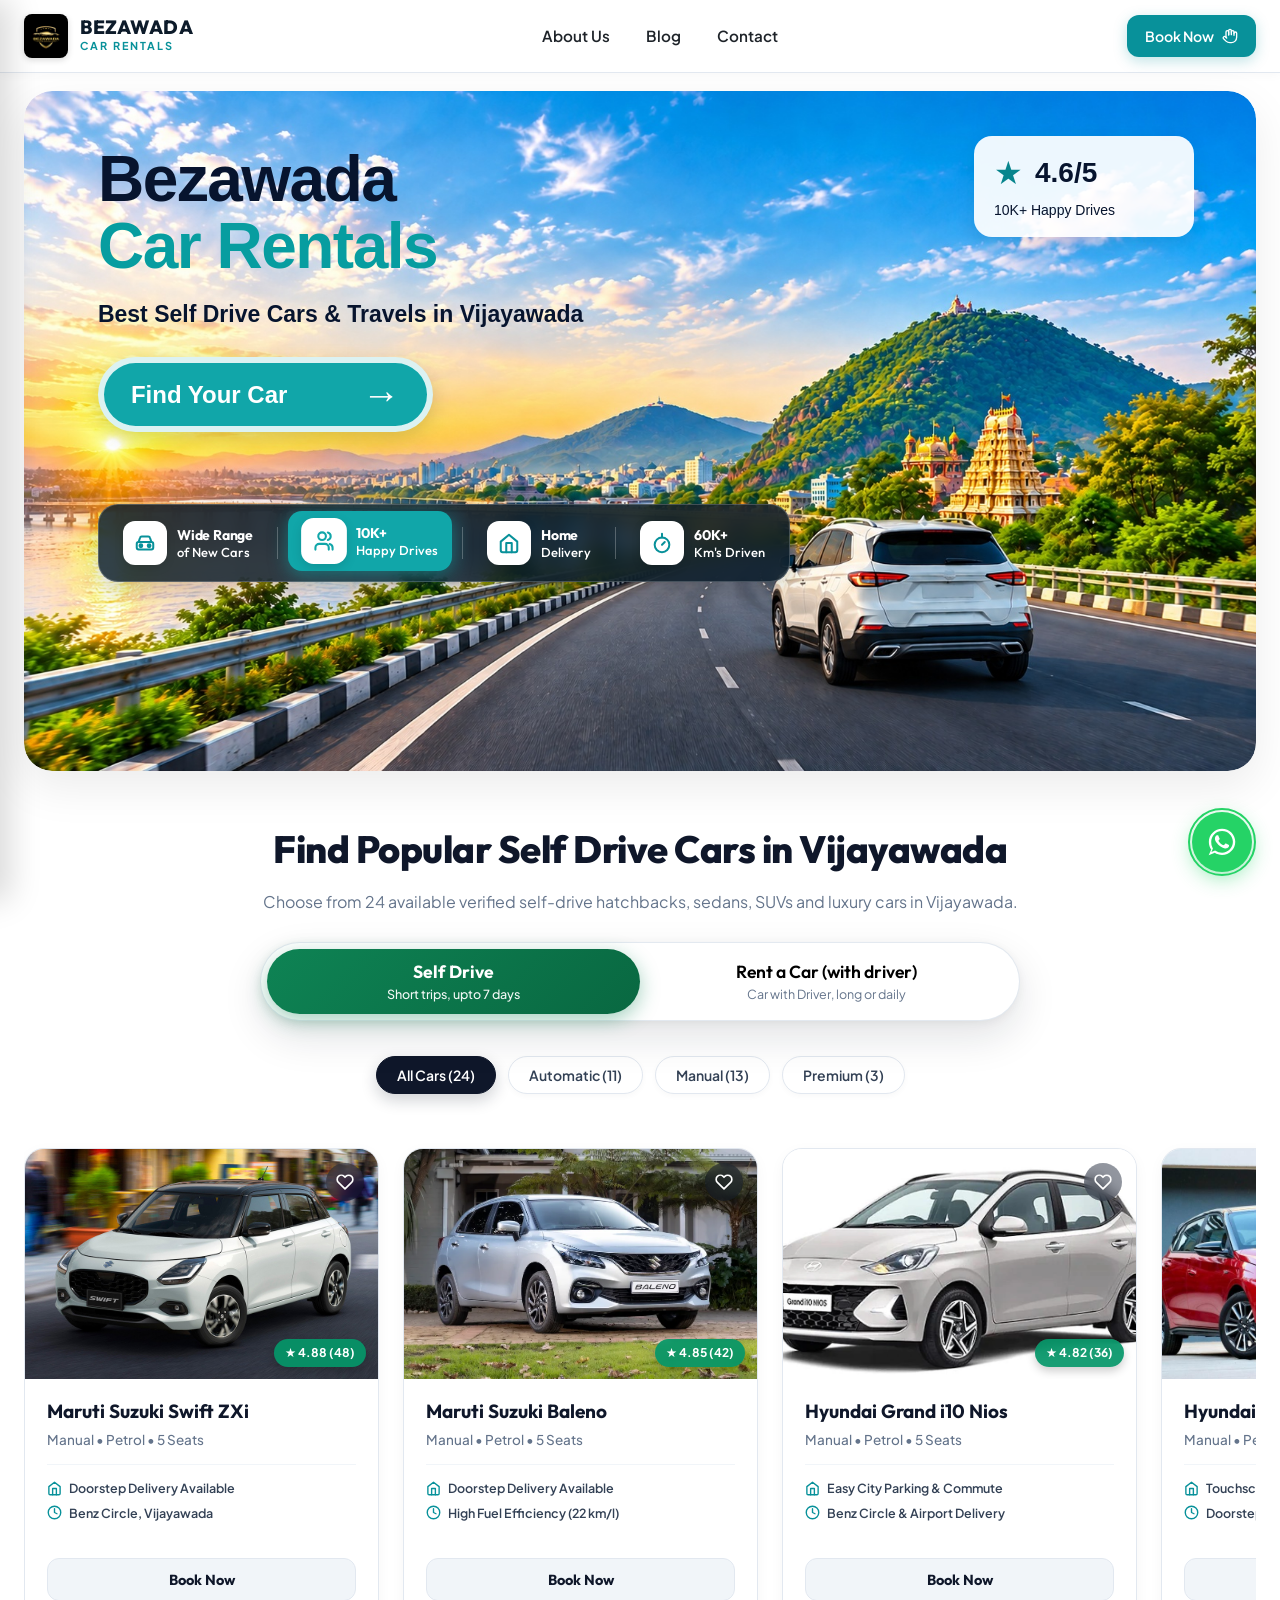
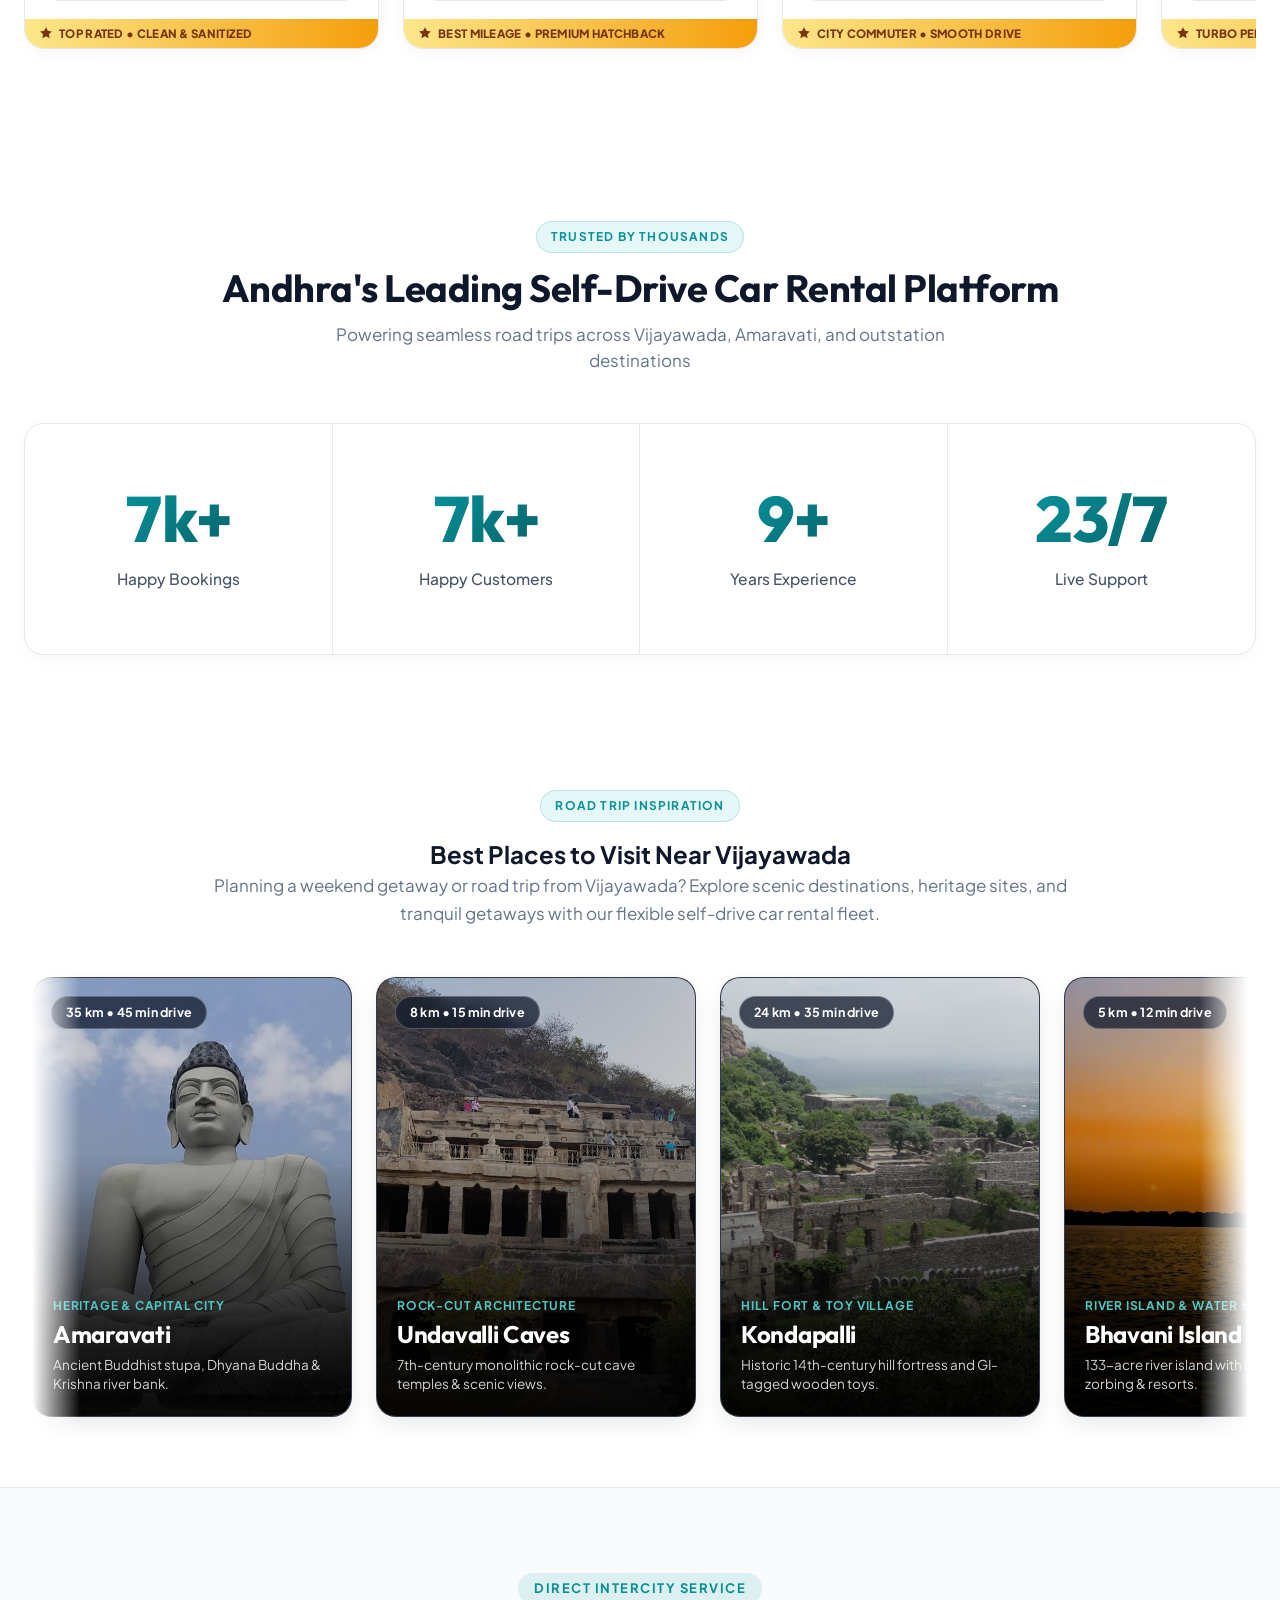
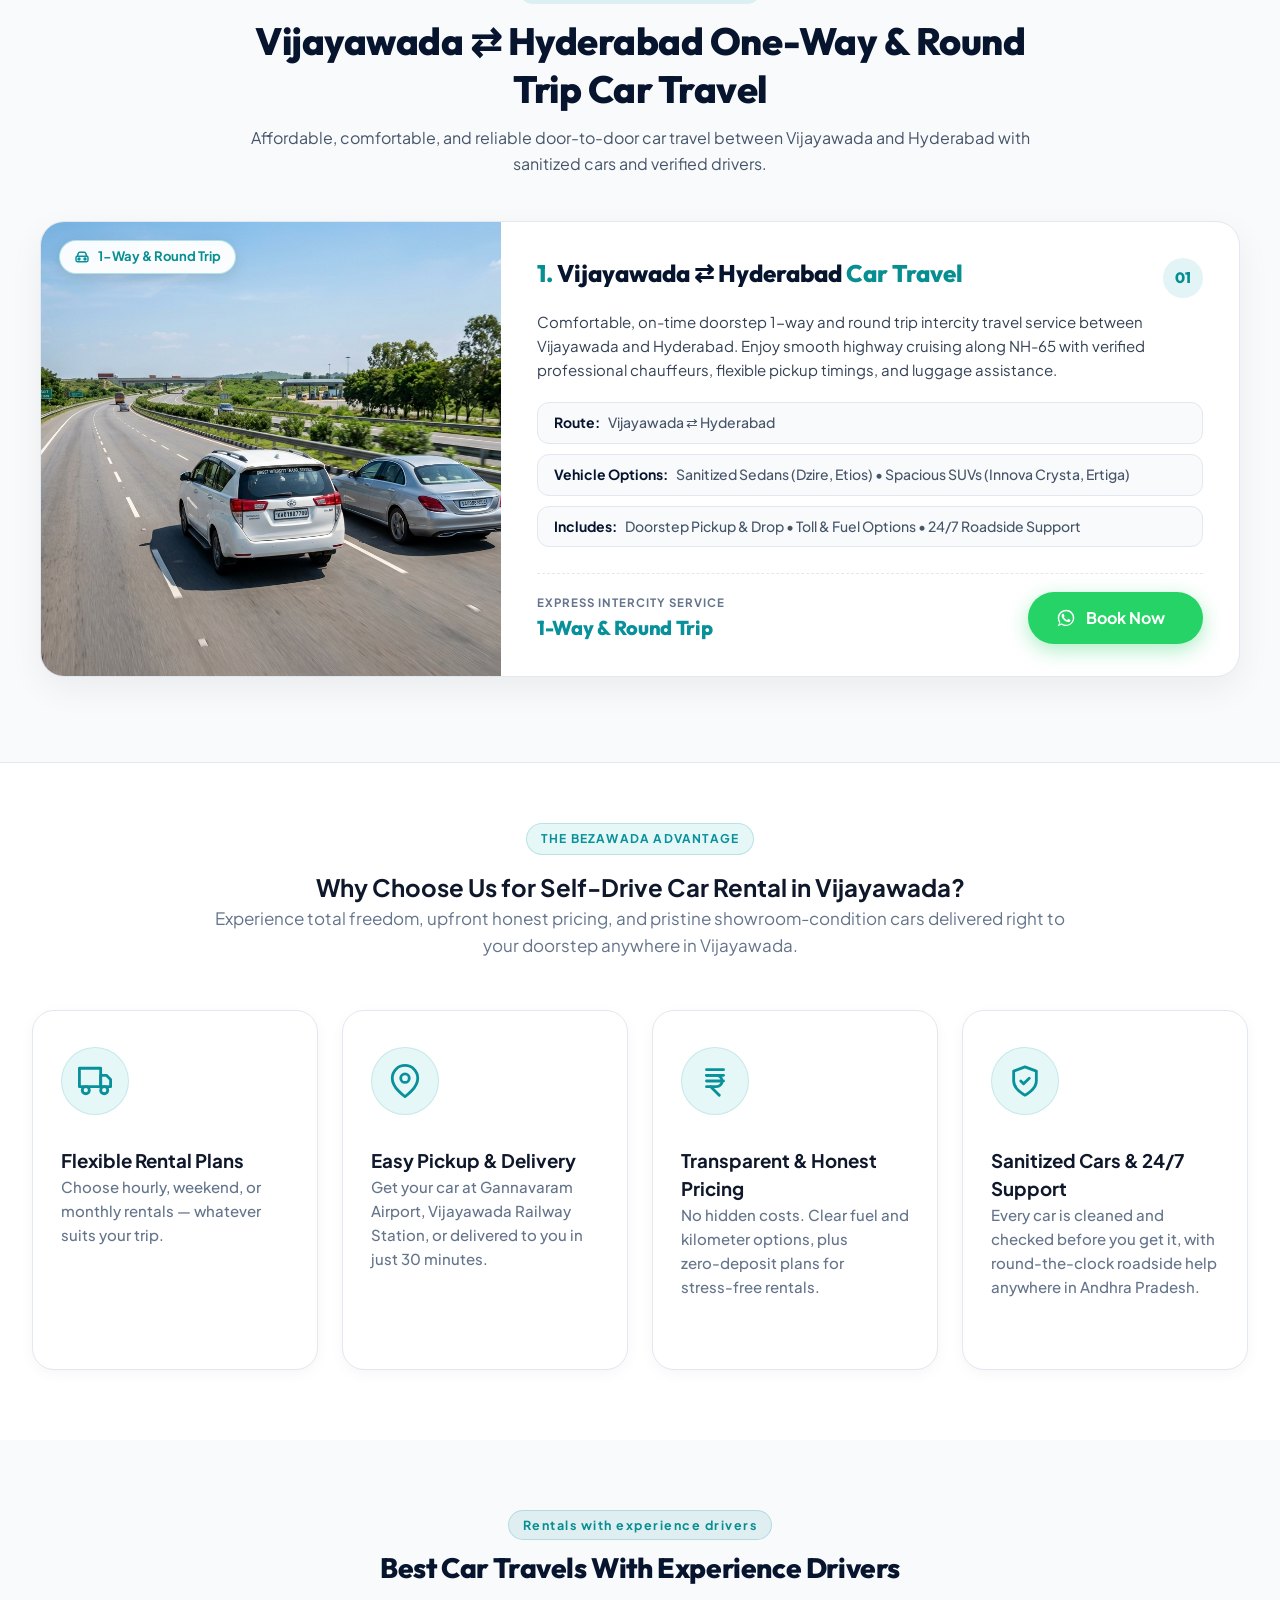
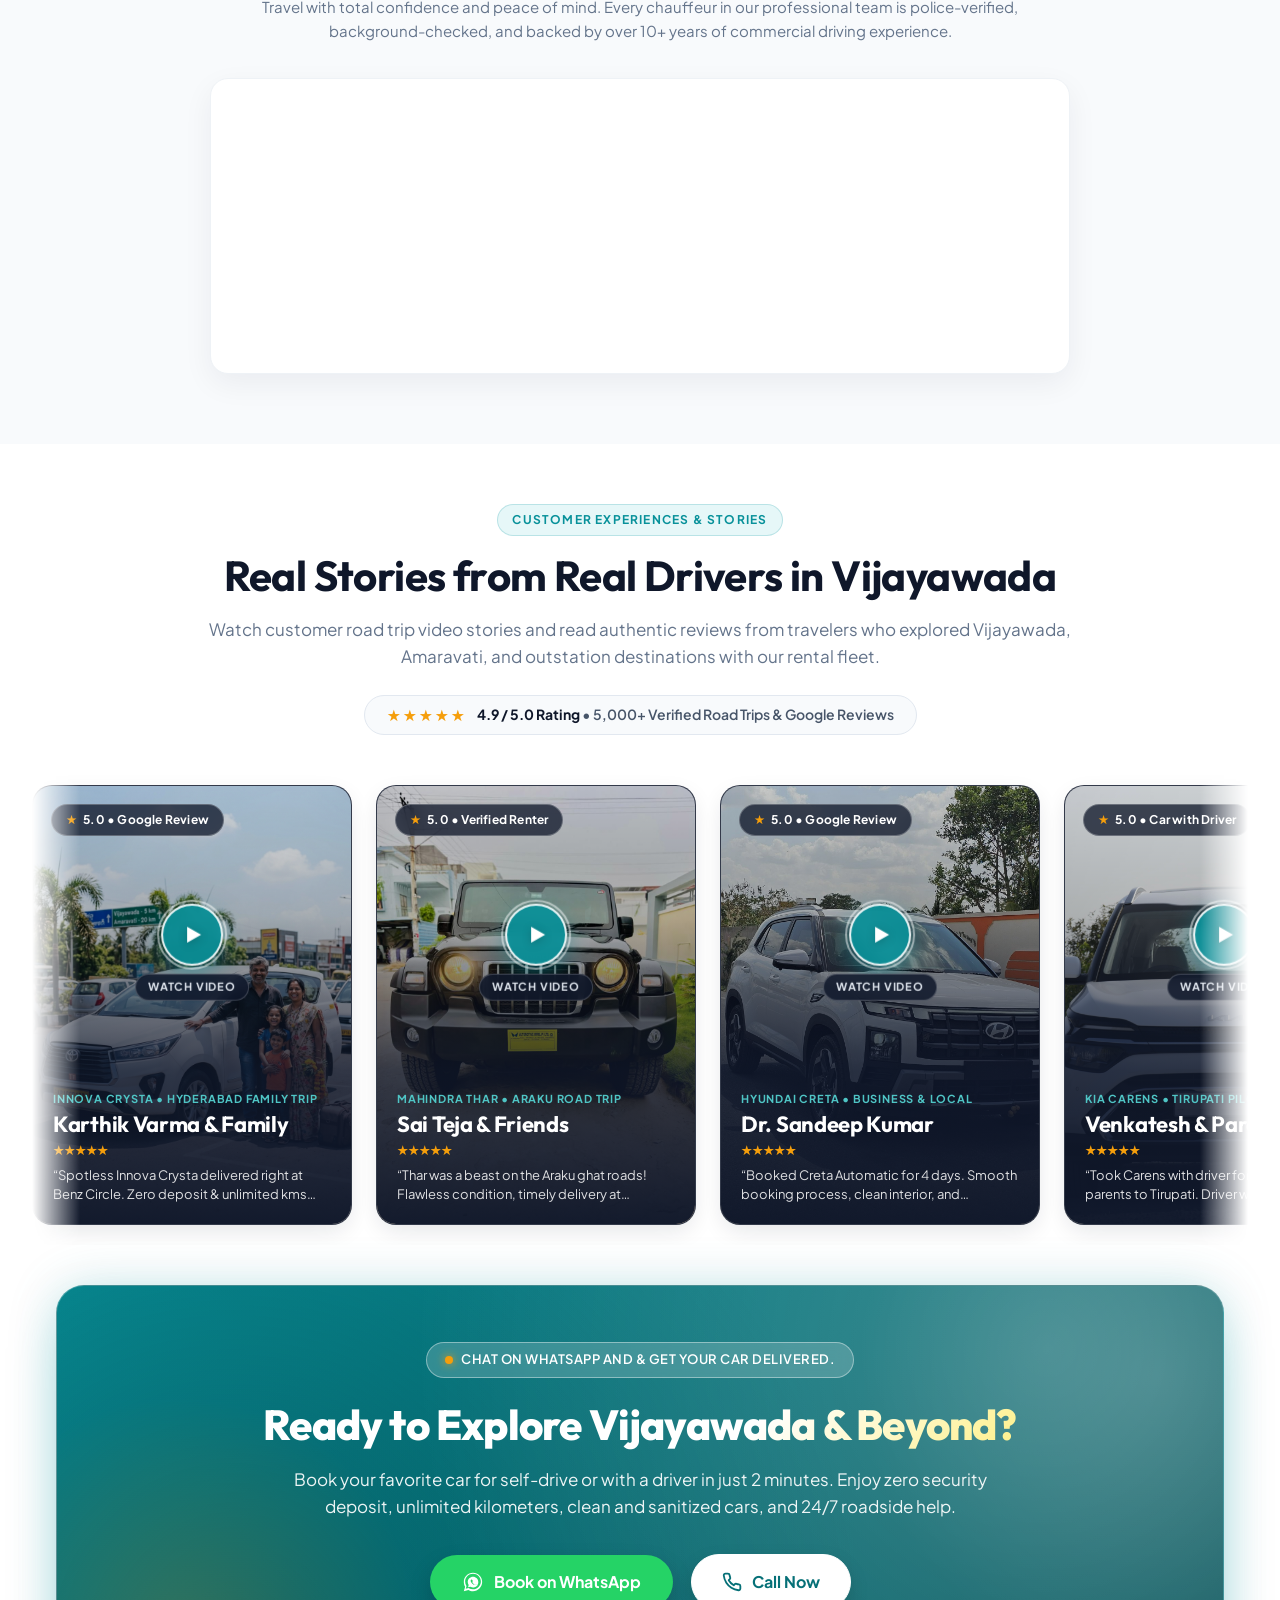
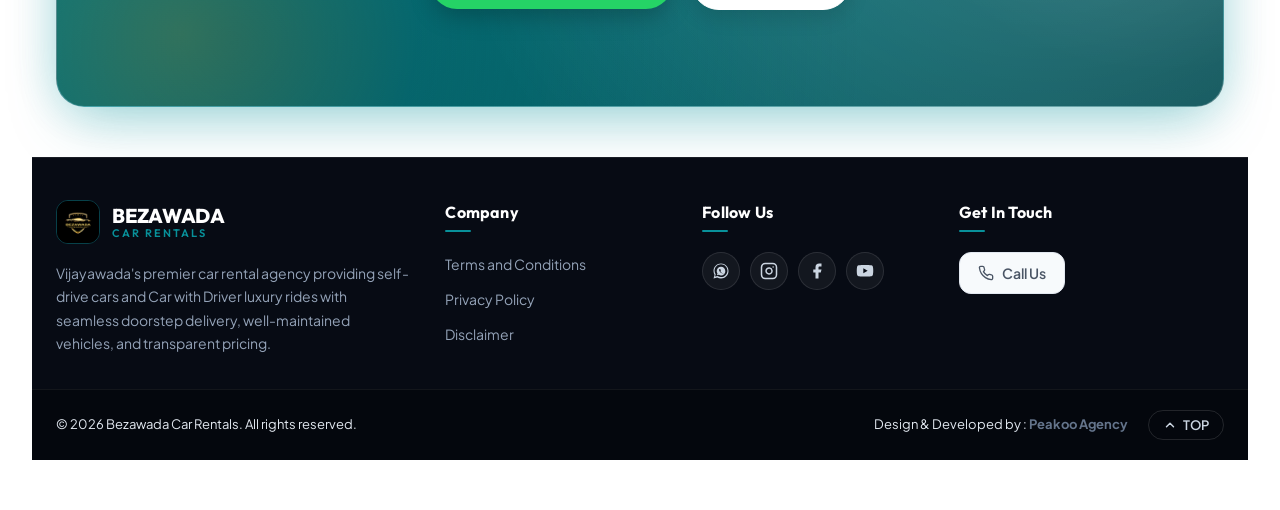
<file: index.html>
<!DOCTYPE html>
<html lang="en">

<head>
  <!-- Google tag (gtag.js) -->
  <script async src="https://www.googletagmanager.com/gtag/js?id=AW-18487432711"></script>
  <script>
    window.dataLayer = window.dataLayer || [];
    function gtag() { dataLayer.push(arguments); }
    gtag('js', new Date());

    gtag('config', 'AW-18487432711');
  </script>

  <meta charset="UTF-8">
  <meta name="viewport" content="width=device-width, initial-scale=1.0">
  <!-- Primary Meta Tags -->
  <title>Bezawada Car Rentals | Best Self Drive & Car with Driver in Vijayawada</title>
  <meta name="title" content="Bezawada Car Rentals | Best Self Drive & Car with Driver in Vijayawada">
  <meta name="description"
    content="Best Self Drive Car Rentals Across Vijayawada - Easy, Affordable & Flexible. Rent sanitized luxury, SUV, and hatchback cars with doorstep delivery, unlimited kms & 24/7 support.">
  <meta name="keywords"
    content="Vijayawada car rental, self drive car Vijayawada, car rental Gannavaram airport, Bezawada car rentals, Car with Driver cars Vijayawada, self drive cars Vijayawada price, car hire Vijayawada">
  <meta name="author" content="Bezawada Car Rentals">
  <meta name="robots" content="index, follow">

  <!-- Favicon / App Icons -->
  <link rel="icon" type="image/x-icon" href="favicon.ico">
  <link rel="icon" type="image/png" sizes="32x32" href="favicon-32x32.png">
  <link rel="icon" type="image/png" sizes="16x16" href="favicon-16x16.png">
  <link rel="apple-touch-icon" sizes="180x180" href="apple-touch-icon.png">
  <link rel="icon" type="image/jpeg" href="logo/logo.jpeg">
  <link rel="shortcut icon" href="favicon.ico">

  <!-- Open Graph / Facebook / WhatsApp -->
  <meta property="og:type" content="website">
  <meta property="og:url" content="https://www.bezawadacarrental.com/">
  <meta property="og:title" content="Bezawada Car Rentals | Best Self Drive & Car with Driver in Vijayawada">
  <meta property="og:description"
    content="Best Self Drive Car Rentals Across Vijayawada - Easy, Affordable & Flexible. Rent sanitized luxury, SUV, and hatchback cars with doorstep delivery, unlimited kms & 24/7 support.">
  <meta property="og:image" content="https://www.bezawadacarrental.com/logo/logo.jpeg">
  <meta property="og:image:alt" content="Bezawada Car Rentals Logo">
  <meta property="og:site_name" content="Bezawada Car Rentals">

  <!-- Twitter Card -->
  <meta name="twitter:card" content="summary_large_image">
  <meta name="twitter:url" content="https://www.bezawadacarrental.com/">
  <meta name="twitter:title" content="Bezawada Car Rentals | Best Self Drive & Car with Driver in Vijayawada">
  <meta name="twitter:description"
    content="Best Self Drive Car Rentals Across Vijayawada - Easy, Affordable & Flexible. Rent sanitized luxury, SUV, and hatchback cars with doorstep delivery, unlimited kms & 24/7 support.">
  <meta name="twitter:image" content="https://www.bezawadacarrental.com/logo/logo.jpeg">

  <!-- Google Fonts: Plus Jakarta Sans & Outfit -->
  <link rel="preconnect" href="https://fonts.googleapis.com">
  <link rel="preconnect" href="https://fonts.gstatic.com" crossorigin>
  <link
    href="https://fonts.googleapis.com/css2?family=Montserrat:wght@500;600;700;800&family=Oswald:wght@600;700&family=Outfit:wght@400;500;600;700;800&family=Playfair+Display:ital,wght@1,500;1,600&family=Plus+Jakarta+Sans:wght@400;500;600;700&display=swap"
    rel="stylesheet">

  <!-- Unified Stylesheets in requested order -->
  <link rel="stylesheet" href="css/style.css?v=2.1">
  <link rel="stylesheet" href="cars_booking.css">
  <link rel="stylesheet" href="statistics.css">
  <link rel="stylesheet" href="best_places.css">
  <link rel="stylesheet" href="why_choose.css">
  <link rel="stylesheet" href="testimonials.css">

  <!-- Car Booking Popup Modal Styles -->
  <style>
    .booking-modal-overlay {
      position: fixed;
      inset: 0;
      background: rgba(15, 23, 42, 0.78);
      backdrop-filter: blur(8px);
      -webkit-backdrop-filter: blur(8px);
      z-index: 999999;
      display: flex;
      align-items: center;
      justify-content: center;
      padding: 16px;
      opacity: 0;
      visibility: hidden;
      transition: opacity 0.28s ease, visibility 0.28s ease;
    }

    .booking-modal-overlay.is-open {
      opacity: 1;
      visibility: visible;
    }

    .booking-modal-box {
      position: relative;
      width: 100%;
      max-width: 480px;
      background: #FFFFFF;
      border-radius: 22px;
      padding: 26px 24px 22px;
      box-shadow: 0 24px 60px -10px rgba(15, 23, 42, 0.35), 0 0 0 1px rgba(226, 232, 240, 0.9);
      transform: scale(0.92) translateY(12px);
      transition: transform 0.32s cubic-bezier(0.16, 1, 0.3, 1);
      max-height: 94vh;
      overflow-y: auto;
    }

    .booking-modal-overlay.is-open .booking-modal-box {
      transform: scale(1) translateY(0);
    }

    .btn-close-booking-modal {
      position: absolute;
      top: 18px;
      right: 18px;
      width: 36px;
      height: 36px;
      border-radius: 50%;
      background: #F1F5F9;
      border: 1px solid #E2E8F0;
      color: #475569;
      display: flex;
      align-items: center;
      justify-content: center;
      cursor: pointer;
      transition: all 0.2s ease;
      z-index: 10;
    }

    .btn-close-booking-modal:hover {
      background: #E2E8F0;
      color: #0F172A;
      transform: rotate(90deg);
    }

    .booking-modal-header {
      margin-bottom: 12px;
      padding-right: 32px;
    }

    .booking-modal-badge {
      display: inline-flex;
      align-items: center;
      gap: 6px;
      background: #E6F7F8;
      color: #08919A;
      font-size: 11px;
      font-weight: 700;
      text-transform: uppercase;
      letter-spacing: 0.5px;
      padding: 4px 10px;
      border-radius: 9999px;
      margin-bottom: 8px;
    }

    .booking-modal-title {
      font-family: 'Outfit', sans-serif;
      font-size: 22px;
      font-weight: 700;
      color: #0F172A;
      margin: 0 0 4px;
    }

    .booking-modal-desc {
      font-size: 13px;
      color: #64748B;
      margin: 0;
      line-height: 1.45;
    }

    /* Selected Car Preview Card */
    .booking-selected-car-card {
      display: flex;
      align-items: center;
      gap: 12px;
      background: linear-gradient(135deg, #F0FDF4 0%, #E6F7F8 100%);
      border: 1px solid #BBF7D0;
      border-radius: 14px;
      padding: 12px 14px;
      margin: 12px 0 14px;
    }

    .car-summary-icon {
      width: 40px;
      height: 40px;
      border-radius: 10px;
      background: #0e8354;
      color: #FFFFFF;
      display: flex;
      align-items: center;
      justify-content: center;
      flex-shrink: 0;
    }

    .car-summary-details {
      flex: 1;
      min-width: 0;
    }

    .car-summary-top {
      display: flex;
      align-items: center;
      justify-content: space-between;
      gap: 8px;
      margin-bottom: 2px;
    }

    .car-summary-top h4 {
      font-family: 'Outfit', sans-serif;
      font-size: 15px;
      font-weight: 700;
      color: #0F172A;
      margin: 0;
      white-space: nowrap;
      overflow: hidden;
      text-overflow: ellipsis;
    }

    .car-summary-service-tag {
      background: #0e8354;
      color: #FFFFFF;
      font-size: 10.5px;
      font-weight: 700;
      padding: 2px 8px;
      border-radius: 9999px;
      white-space: nowrap;
    }

    .car-summary-specs {
      font-size: 12px;
      color: #475569;
      margin: 0;
      white-space: nowrap;
      overflow: hidden;
      text-overflow: ellipsis;
    }

    /* Error alert */
    .booking-modal-error {
      background: #FEF2F2;
      border: 1px solid #FECACA;
      color: #DC2626;
      padding: 8px 12px;
      border-radius: 10px;
      font-size: 12.5px;
      font-weight: 500;
      margin-bottom: 12px;
    }

    /* Form Groups */
    .booking-modal-form {
      display: flex;
      flex-direction: column;
      gap: 12px;
    }

    .booking-form-group {
      display: flex;
      flex-direction: column;
      gap: 5px;
    }

    .booking-form-label {
      display: flex;
      align-items: center;
      gap: 6px;
      font-size: 12.5px;
      font-weight: 600;
      color: #334155;
    }

    .booking-form-label svg {
      color: #08919A;
    }

    .required-star {
      color: #EF4444;
    }

    .booking-form-input {
      width: 100%;
      height: 42px;
      padding: 8px 14px;
      font-family: 'Plus Jakarta Sans', sans-serif;
      font-size: 14px;
      color: #0F172A;
      background: #F8FAFC;
      border: 1.5px solid #E2E8F0;
      border-radius: 11px;
      outline: none;
      transition: all 0.2s ease;
      box-sizing: border-box;
    }

    .booking-form-input:focus {
      background: #FFFFFF;
      border-color: #0e8354;
      box-shadow: 0 0 0 3px rgba(14, 131, 84, 0.15);
    }

    .booking-form-input::placeholder {
      color: #94A3B8;
      font-size: 13px;
    }

    /* Modal Actions */
    .booking-modal-actions {
      display: flex;
      gap: 10px;
      margin-top: 6px;
    }

    .btn-booking-clear {
      flex: 1;
      height: 44px;
      display: inline-flex;
      align-items: center;
      justify-content: center;
      gap: 6px;
      background: #F1F5F9;
      color: #475569;
      border: 1.5px solid #CBD5E1;
      border-radius: 12px;
      font-family: 'Plus Jakarta Sans', sans-serif;
      font-size: 14px;
      font-weight: 600;
      cursor: pointer;
      transition: all 0.2s ease;
    }

    .btn-booking-clear:hover {
      background: #E2E8F0;
      color: #1E293B;
      border-color: #94A3B8;
    }

    .btn-booking-proceed {
      flex: 2;
      height: 44px;
      display: inline-flex;
      align-items: center;
      justify-content: center;
      gap: 8px;
      background: linear-gradient(135deg, #0e8354 0%, #096841 100%);
      color: #FFFFFF;
      border: none;
      border-radius: 12px;
      font-family: 'Plus Jakarta Sans', sans-serif;
      font-size: 14.5px;
      font-weight: 700;
      cursor: pointer;
      box-shadow: 0 6px 18px rgba(14, 131, 84, 0.32);
      transition: all 0.22s ease;
    }

    .btn-booking-proceed:hover {
      transform: translateY(-2px);
      box-shadow: 0 10px 24px rgba(14, 131, 84, 0.42);
      filter: brightness(1.05);
    }

    .btn-booking-proceed:active {
      transform: translateY(0);
    }

    @media (max-width: 480px) {
      .booking-modal-box {
        padding: 22px 18px 20px;
        border-radius: 18px;
      }

      .booking-modal-title {
        font-size: 20px;
      }

      .booking-modal-actions {
        flex-direction: row;
      }
    }
  </style>
</head>

<body>
  <!-- Google Tag Manager (noscript) -->
  <noscript><iframe src="https://www.googletagmanager.com/ns.html?id=GTM-5Z375W5P" height="0" width="0"
      style="display:none;visibility:hidden"></iframe></noscript>
  <!-- End Google Tag Manager (noscript) -->

  <!-- ==========================================================================
       SECTION 1: INDEX.HTML (Site Header, Mobile Drawer, Hero Banner & Revv Showcase)
       ========================================================================== -->

  <!-- Top Navigation Header -->
  <header class="site-header">
    <div class="header-container">
      <!-- Mobile Menu Button -->
      <button class="mobile-menu-btn" id="mobileMenuBtn" aria-label="Open navigation menu">
        <svg viewBox="0 0 24 24" width="24" height="24" stroke="currentColor" stroke-width="2" fill="none"
          stroke-linecap="round" stroke-linejoin="round">
          <line x1="3" y1="12" x2="21" y2="12"></line>
          <line x1="3" y1="6" x2="21" y2="6"></line>
          <line x1="3" y1="18" x2="21" y2="18"></line>
        </svg>
      </button>

      <!-- Brand Logo -->
      <a href="index.html" class="brand-logo">
        <img src="logo/logo.jpeg" alt="Bezawada Car Rentals" class="logo-img">
        <div class="brand-text">
          <span class="brand-name">BEZAWADA</span>
          <span class="brand-sub">CAR RENTALS</span>
        </div>
      </a>

      <!-- Desktop Navigation Menu -->
      <nav class="desktop-nav">
        <a href="about.html" class="nav-link">About Us</a>
        <a href="blog.html" class="nav-link">Blog</a>
        <a href="contact.html" class="nav-link">Contact</a>

      </nav>

      <!-- Header Right CTA Buttons -->
      <div class="header-actions">


        <button type="button" class="action-btn login-btn" onclick="scrollToBooking()">
          <span>Book Now</span>
          <svg viewBox="0 0 24 24" width="16" height="16" stroke="currentColor" stroke-width="2" fill="none"
            stroke-linecap="round" stroke-linejoin="round">
            <path d="M18 11V6a2 2 0 0 0-2-2a2 2 0 0 0-2 2" />
            <path d="M14 10V4a2 2 0 0 0-2-2a2 2 0 0 0-2 2v6" />
            <path d="M10 10.5V6a2 2 0 0 0-2-2a2 2 0 0 0-2 2v8" />
            <path
              d="M18 8a2 2 0 1 1 4 0v6a8 8 0 0 1-8 8h-2c-2.8 0-4.5-.86-5.99-2.34l-3.6-3.6a2 2 0 0 1 2.83-2.82L7 15" />
          </svg>

        </button>
      </div>
    </div>
  </header>

  <!-- Mobile Drawer Menu -->
  <div class="mobile-drawer" id="mobileDrawer">
    <div class="mobile-drawer-header">
      <div class="brand-logo">
        <img src="logo/logo.jpeg" alt="Bezawada Car Rentals" class="logo-img">
        <span class="brand-name">BEZAWADA CARS</span>
      </div>
      <button class="drawer-close-btn" id="drawerCloseBtn" aria-label="Close menu">&times;</button>
    </div>
    <div class="mobile-drawer-body">
      <a href="#searchWidget" class="drawer-link" onclick="scrollToBooking()">Book a Car</a>

      <a href="about.html" class="drawer-link">About Us</a>
      <a href="blog.html" class="drawer-link">Blog</a>
      <a href="contact.html" class="drawer-link">Contact </a>


    </div>
  </div>

  <!-- =====================================
       HERO SECTION
       ===================================== -->
  <section class="hero" id="hero">

    <!-- Background Image -->
    <div class="hero-bg"></div>

    <!-- =================================
         MAIN CONTENT
    ================================== -->
    <div class="hero-content">

      <!-- LEFT TEXT -->
      <div class="hero-text">

        <h1 class="hero-title">
          <span class="line-one">Bezawada</span>
          <span class="line-two">Car Rentals</span>
        </h1>

        <h2 class="location-title"></h2>

        <div class="hero-description">
          <strong> Best Self Drive Cars & Travels in Vijayawada</strong>
        </div>

        <!-- BUTTON -->
        <a href="#cars" class="find-car" onclick="scrollToBooking()">
          <span>Find Your Car</span>
          <span class="find-car-arrow">→</span>
        </a>

        <br><br><br>

        <!-- =========================================
             STATS (Immediately Below Find Your Car Button)
             All 4 Visible with Revv-Style Highlight Cycle
             ========================================= -->
        <div class="hero-stats-strip" id="heroStatsStrip">
          <div class="hero-stat-pill is-active" data-index="0">
            <div class="hero-stat-icon">
              <svg viewBox="0 0 24 24" width="22" height="22" fill="none" stroke="currentColor" stroke-width="2.2"
                stroke-linecap="round" stroke-linejoin="round">
                <path d="M5 11l1.5-4.5A2 2 0 0 1 8.4 5h7.2a2 2 0 0 1 1.9 1.5L19 11" />
                <rect x="3" y="11" width="18" height="8" rx="2" />
                <circle cx="7.5" cy="15" r="1.5" fill="currentColor" />
                <circle cx="16.5" cy="15" r="1.5" fill="currentColor" />
              </svg>
            </div>
            <div class="hero-stat-info">
              <strong>Wide Range</strong>
              <span>of New Cars</span>
            </div>
          </div>

          <div class="hero-stat-divider"></div>

          <div class="hero-stat-pill" data-index="1">
            <div class="hero-stat-icon">
              <svg viewBox="0 0 24 24" width="22" height="22" fill="none" stroke="currentColor" stroke-width="2.2"
                stroke-linecap="round" stroke-linejoin="round">
                <path d="M17 21v-2a4 4 0 0 0-4-4H7a4 4 0 0 0-4 4v2" />
                <circle cx="10" cy="7" r="4" />
                <path d="M21 21v-2a4 4 0 0 0-3-3.85" />
                <path d="M16 3.13a4 4 0 0 1 0 7.75" />
              </svg>
            </div>
            <div class="hero-stat-info">
              <strong>10K+</strong>
              <span>Happy Drives</span>
            </div>
          </div>

          <div class="hero-stat-divider"></div>

          <div class="hero-stat-pill" data-index="2">
            <div class="hero-stat-icon">
              <svg viewBox="0 0 24 24" width="22" height="22" fill="none" stroke="currentColor" stroke-width="2.2"
                stroke-linecap="round" stroke-linejoin="round">
                <path d="M3 10.5L12 3l9 7.5V20a2 2 0 0 1-2 2H5a2 2 0 0 1-2-2z" />
                <polyline points="9 22 9 12 15 12 15 22" />
              </svg>
            </div>
            <div class="hero-stat-info">
              <strong>Home</strong>
              <span>Delivery</span>
            </div>
          </div>

          <div class="hero-stat-divider"></div>

          <div class="hero-stat-pill" data-index="3">
            <div class="hero-stat-icon">
              <svg viewBox="0 0 24 24" width="22" height="22" fill="none" stroke="currentColor" stroke-width="2.2"
                stroke-linecap="round" stroke-linejoin="round">
                <circle cx="12" cy="14" r="8" />
                <line x1="12" y1="2" x2="12" y2="6" />
                <line x1="12" y1="14" x2="15" y2="11" />
              </svg>
            </div>
            <div class="hero-stat-info">
              <strong>60K+</strong>
              <span>Km's Driven</span>
            </div>
          </div>
        </div>

      </div>

      <!-- =================================
           RATING
      ================================== -->
      <div class="rating">
        <div class="rating-main">
          <span class="rating-star">★</span>
          <span class="rating-number">4.6/5</span>
        </div>
        <div class="rating-subtitle">10K+ Happy Drives</div>
      </div>

    </div>

  </section>
  <div id="cars"></div>

  <!-- ==========================================================================
       SECTION 2: CAR BOOKING.HTML (2-Option Zoomcar Switcher + Search + Popular Cars Horizontal Slider)
       ========================================================================== -->
  <div class="page-wrapper" id="bookingPageWrapper">

    <!-- 1. Two Action Buttons below Hero Section (Revv Style Floating Capsule Pill) -->


    <!-- 2. Popular Cars Section (Horizontal Single-Line Slider) -->
    <section class="cars-section is-active" id="popularCarsSection">

      <div class="cars-header">
        <h2 id="popularCarsHeading">Find Popular Self Drive Cars in Vijayawada</h2>
        <p id="popularCarsSubtitle">Choose from 24 available verified self-drive hatchbacks, sedans, SUVs and luxury
          cars in Vijayawada.</p>
        <br>
        <br><br>
        <div class="hero-action-tabs-container" id="searchWidget" role="tablist">
          <div class="hero-action-tabs-card" id="heroTabsCard">
            <div class="tab-sliding-glider" id="heroTabGlider"></div>
            <button class="revv-tab-btn active" id="tabSelfDrive" type="button" role="tab" aria-selected="true"
              onclick="setBookingMode('Self Drive')">
              <span class="revv-tab-title">Self Drive</span>
              <span class="revv-tab-sub">Short trips, upto 7 days</span>
            </button>
            <button class="revv-tab-btn" id="tabWithDriver" type="button" role="tab" aria-selected="false"
              onclick="setBookingMode('With Driver'); scrollToBooking();">
              <span class="revv-tab-title">Rent a Car (with driver)</span>
              <span class="revv-tab-sub">Car with Driver, long or daily</span>
            </button>
          </div>
        </div>

        <!-- Category Filter Pills for Self Drive -->
        <div class="filter-pills-bar filter-pills-row" id="selfDriveFilterPills" role="tablist">
          <button class="filter-pill active" data-category="all" type="button">All Cars (24)</button>
          <button class="filter-pill" data-category="automatic" type="button">Automatic (11)</button>
          <button class="filter-pill" data-category="manual" type="button">Manual (13)</button>
          <button class="filter-pill" data-category="prime" type="button">Premium (3)</button>
        </div>

        <!-- Category Filter Pills for Driver Packages -->
        <div class="filter-pills-bar filter-pills-row" id="driverFilterPills" role="tablist" style="display: none;">
          <button class="filter-pill active" data-category="all" type="button">All Driver Packages (4)</button>
          <button class="filter-pill" data-category="sedan" type="button">Sedan (Dzire / City)</button>
          <button class="filter-pill" data-category="muv" type="button">7-Seater MUV (Ertiga / Carens / Crysta)</button>
        </div>
      </div>

      <!-- Single Line Cars Slider Container -->
      <div class="cars-slider-wrapper">

        <!-- 1. All 24 Self Drive Cars Single-Line Track -->
        <div class="cars-slider-track" id="carsSliderTrack">

          <!-- 1. Maruti Suzuki Swift ZXi -->
          <div class="car-card" data-category="hatchback home-delivery manual" tabindex="0">
            <div class="card-media">
              <img src="cars/SWIFT.jpeg" alt="Maruti Suzuki Swift ZXi" class="img-align-swift" loading="lazy">
              <button class="btn-wishlist" type="button" aria-label="Add to wishlist"
                onclick="toggleWishlist(this, event)">
                <svg viewBox="0 0 24 24" width="18" height="18" fill="none" stroke="currentColor" stroke-width="2.2"
                  stroke-linecap="round" stroke-linejoin="round">
                  <path
                    d="M20.84 4.61a5.5 5.5 0 0 0-7.78 0L12 5.67l-1.06-1.06a5.5 5.5 0 0 0-7.78 7.78l1.06 1.06L12 21.23l7.78-7.78 1.06-1.06a5.5 5.5 0 0 0 0-7.78z" />
                </svg>
              </button>
              <div class="card-rating-badge rating-green">
                ★ 4.88 (48)
              </div>
            </div>
            <div class="card-body">
              <h3 class="car-title">Maruti Suzuki Swift ZXi</h3>
              <div class="car-specs">Manual • Petrol • 5 Seats</div>
              <div class="card-perks">
                <div class="perk-item">
                  <svg viewBox="0 0 24 24" width="15" height="15" fill="none" stroke="currentColor" stroke-width="2.2"
                    stroke-linecap="round" stroke-linejoin="round">
                    <path d="M3 9l9-7 9 7v11a2 2 0 0 1-2 2H5a2 2 0 0 1-2-2z"></path>
                    <polyline points="9 22 9 12 15 12 15 22"></polyline>
                  </svg>
                  <span>Doorstep Delivery Available</span>
                </div>
                <div class="perk-item">
                  <svg viewBox="0 0 24 24" width="15" height="15" fill="none" stroke="currentColor" stroke-width="2.2"
                    stroke-linecap="round" stroke-linejoin="round">
                    <circle cx="12" cy="12" r="10"></circle>
                    <polyline points="12 6 12 12 16 14"></polyline>
                  </svg>
                  <span>Benz Circle, Vijayawada</span>
                </div>
              </div>
              <div class="card-action">
                <button class="btn-book-card" type="button"
                  onclick="bookCar('Maruti Suzuki Swift ZXi', 'Manual • Petrol • 5 Seats')">Book Now</button>
              </div>
            </div>
            <div class="host-badge-bar">
              <svg viewBox="0 0 24 24" width="14" height="14" fill="currentColor">
                <path
                  d="M12 2l3.09 6.26L22 9.27l-5 4.87 1.18 6.88L12 17.77l-6.18 3.25L7 14.14 2 9.27l6.91-1.01L12 2z" />
              </svg>
              Top Rated • Clean &amp; Sanitized
            </div>
          </div>

          <!-- 2. Maruti Suzuki Baleno -->
          <div class="car-card" data-category="hatchback home-delivery manual" tabindex="0">
            <div class="card-media">
              <img src="cars/Baleno.jpeg" alt="Maruti Suzuki Baleno" class="img-align-baleno" loading="lazy">
              <button class="btn-wishlist" type="button" aria-label="Add to wishlist"
                onclick="toggleWishlist(this, event)">
                <svg viewBox="0 0 24 24" width="18" height="18" fill="none" stroke="currentColor" stroke-width="2.2"
                  stroke-linecap="round" stroke-linejoin="round">
                  <path
                    d="M20.84 4.61a5.5 5.5 0 0 0-7.78 0L12 5.67l-1.06-1.06a5.5 5.5 0 0 0-7.78 7.78l1.06 1.06L12 21.23l7.78-7.78 1.06-1.06a5.5 5.5 0 0 0 0-7.78z" />
                </svg>
              </button>
              <div class="card-rating-badge rating-green">
                ★ 4.85 (42)
              </div>
            </div>
            <div class="card-body">
              <h3 class="car-title">Maruti Suzuki Baleno</h3>
              <div class="car-specs">Manual • Petrol • 5 Seats</div>
              <div class="card-perks">
                <div class="perk-item">
                  <svg viewBox="0 0 24 24" width="15" height="15" fill="none" stroke="currentColor" stroke-width="2.2"
                    stroke-linecap="round" stroke-linejoin="round">
                    <path d="M3 9l9-7 9 7v11a2 2 0 0 1-2 2H5a2 2 0 0 1-2-2z"></path>
                    <polyline points="9 22 9 12 15 12 15 22"></polyline>
                  </svg>
                  <span>Doorstep Delivery Available</span>
                </div>
                <div class="perk-item">
                  <svg viewBox="0 0 24 24" width="15" height="15" fill="none" stroke="currentColor" stroke-width="2.2"
                    stroke-linecap="round" stroke-linejoin="round">
                    <circle cx="12" cy="12" r="10"></circle>
                    <polyline points="12 6 12 12 16 14"></polyline>
                  </svg>
                  <span>High Fuel Efficiency (22 km/l)</span>
                </div>
              </div>
              <div class="card-action">
                <button class="btn-book-card" type="button"
                  onclick="bookCar('Maruti Suzuki Baleno', 'Manual • Petrol • 5 Seats')">Book Now</button>
              </div>
            </div>
            <div class="host-badge-bar">
              <svg viewBox="0 0 24 24" width="14" height="14" fill="currentColor">
                <path
                  d="M12 2l3.09 6.26L22 9.27l-5 4.87 1.18 6.88L12 17.77l-6.18 3.25L7 14.14 2 9.27l6.91-1.01L12 2z" />
              </svg>
              Best Mileage • Premium Hatchback
            </div>
          </div>

          <!-- 3. Hyundai Grand i10 Nios -->
          <div class="car-card" data-category="hatchback home-delivery manual" tabindex="0">
            <div class="card-media">
              <img src="cars/i10_grand.jpeg" alt="Hyundai Grand i10 Nios" class="" loading="lazy">
              <button class="btn-wishlist" type="button" aria-label="Add to wishlist"
                onclick="toggleWishlist(this, event)">
                <svg viewBox="0 0 24 24" width="18" height="18" fill="none" stroke="currentColor" stroke-width="2.2"
                  stroke-linecap="round" stroke-linejoin="round">
                  <path
                    d="M20.84 4.61a5.5 5.5 0 0 0-7.78 0L12 5.67l-1.06-1.06a5.5 5.5 0 0 0-7.78 7.78l1.06 1.06L12 21.23l7.78-7.78 1.06-1.06a5.5 5.5 0 0 0 0-7.78z" />
                </svg>
              </button>
              <div class="card-rating-badge rating-green">
                ★ 4.82 (36)
              </div>
            </div>
            <div class="card-body">
              <h3 class="car-title">Hyundai Grand i10 Nios</h3>
              <div class="car-specs">Manual • Petrol • 5 Seats</div>
              <div class="card-perks">
                <div class="perk-item">
                  <svg viewBox="0 0 24 24" width="15" height="15" fill="none" stroke="currentColor" stroke-width="2.2"
                    stroke-linecap="round" stroke-linejoin="round">
                    <path d="M3 9l9-7 9 7v11a2 2 0 0 1-2 2H5a2 2 0 0 1-2-2z"></path>
                    <polyline points="9 22 9 12 15 12 15 22"></polyline>
                  </svg>
                  <span>Easy City Parking &amp; Commute</span>
                </div>
                <div class="perk-item">
                  <svg viewBox="0 0 24 24" width="15" height="15" fill="none" stroke="currentColor" stroke-width="2.2"
                    stroke-linecap="round" stroke-linejoin="round">
                    <circle cx="12" cy="12" r="10"></circle>
                    <polyline points="12 6 12 12 16 14"></polyline>
                  </svg>
                  <span>Benz Circle &amp; Airport Delivery</span>
                </div>
              </div>
              <div class="card-action">
                <button class="btn-book-card" type="button"
                  onclick="bookCar('Hyundai Grand i10 Nios', 'Manual • Petrol • 5 Seats')">Book Now</button>
              </div>
            </div>
            <div class="host-badge-bar">
              <svg viewBox="0 0 24 24" width="14" height="14" fill="currentColor">
                <path
                  d="M12 2l3.09 6.26L22 9.27l-5 4.87 1.18 6.88L12 17.77l-6.18 3.25L7 14.14 2 9.27l6.91-1.01L12 2z" />
              </svg>
              City Commuter • Smooth Drive
            </div>
          </div>

          <!-- 4. Hyundai i20 Sportz -->
          <div class="car-card" data-category="hatchback home-delivery manual" tabindex="0">
            <div class="card-media">
              <img src="cars/I20.jpeg" alt="Hyundai i20 Sportz" class="" loading="lazy">
              <button class="btn-wishlist" type="button" aria-label="Add to wishlist"
                onclick="toggleWishlist(this, event)">
                <svg viewBox="0 0 24 24" width="18" height="18" fill="none" stroke="currentColor" stroke-width="2.2"
                  stroke-linecap="round" stroke-linejoin="round">
                  <path
                    d="M20.84 4.61a5.5 5.5 0 0 0-7.78 0L12 5.67l-1.06-1.06a5.5 5.5 0 0 0-7.78 7.78l1.06 1.06L12 21.23l7.78-7.78 1.06-1.06a5.5 5.5 0 0 0 0-7.78z" />
                </svg>
              </button>
              <div class="card-rating-badge rating-green">
                ★ 4.87 (40)
              </div>
            </div>
            <div class="card-body">
              <h3 class="car-title">Hyundai i20 Sportz</h3>
              <div class="car-specs">Manual • Petrol • 5 Seats</div>
              <div class="card-perks">
                <div class="perk-item">
                  <svg viewBox="0 0 24 24" width="15" height="15" fill="none" stroke="currentColor" stroke-width="2.2"
                    stroke-linecap="round" stroke-linejoin="round">
                    <path d="M3 9l9-7 9 7v11a2 2 0 0 1-2 2H5a2 2 0 0 1-2-2z"></path>
                    <polyline points="9 22 9 12 15 12 15 22"></polyline>
                  </svg>
                  <span>Touchscreen Infotainment &amp; Apple CarPlay</span>
                </div>
                <div class="perk-item">
                  <svg viewBox="0 0 24 24" width="15" height="15" fill="none" stroke="currentColor" stroke-width="2.2"
                    stroke-linecap="round" stroke-linejoin="round">
                    <circle cx="12" cy="12" r="10"></circle>
                    <polyline points="12 6 12 12 16 14"></polyline>
                  </svg>
                  <span>Doorstep Delivery Available</span>
                </div>
              </div>
              <div class="card-action">
                <button class="btn-book-card" type="button"
                  onclick="bookCar('Hyundai i20 Sportz', 'Manual • Petrol • 5 Seats')">Book Now</button>
              </div>
            </div>
            <div class="host-badge-bar">
              <svg viewBox="0 0 24 24" width="14" height="14" fill="currentColor">
                <path
                  d="M12 2l3.09 6.26L22 9.27l-5 4.87 1.18 6.88L12 17.77l-6.18 3.25L7 14.14 2 9.27l6.91-1.01L12 2z" />
              </svg>
              Turbo Performance • Stylish Hatch
            </div>
          </div>

          <!-- 5. Hyundai Aura -->
          <div class="car-card" data-category="sedan home-delivery manual" tabindex="0">
            <div class="card-media">
              <img src="cars/HYUNDAI AURA.jpeg" alt="Hyundai Aura" class="" loading="lazy">
              <button class="btn-wishlist" type="button" aria-label="Add to wishlist"
                onclick="toggleWishlist(this, event)">
                <svg viewBox="0 0 24 24" width="18" height="18" fill="none" stroke="currentColor" stroke-width="2.2"
                  stroke-linecap="round" stroke-linejoin="round">
                  <path
                    d="M20.84 4.61a5.5 5.5 0 0 0-7.78 0L12 5.67l-1.06-1.06a5.5 5.5 0 0 0-7.78 7.78l1.06 1.06L12 21.23l7.78-7.78 1.06-1.06a5.5 5.5 0 0 0 0-7.78z" />
                </svg>
              </button>
              <div class="card-rating-badge rating-green">
                ★ 4.84 (38)
              </div>
            </div>
            <div class="card-body">
              <h3 class="car-title">Hyundai Aura</h3>
              <div class="car-specs">Manual • Petrol • 5 Seats</div>
              <div class="card-perks">
                <div class="perk-item">
                  <svg viewBox="0 0 24 24" width="15" height="15" fill="none" stroke="currentColor" stroke-width="2.2"
                    stroke-linecap="round" stroke-linejoin="round">
                    <path d="M3 9l9-7 9 7v11a2 2 0 0 1-2 2H5a2 2 0 0 1-2-2z"></path>
                    <polyline points="9 22 9 12 15 12 15 22"></polyline>
                  </svg>
                  <span>Huge 402L Trunk Space</span>
                </div>
                <div class="perk-item">
                  <svg viewBox="0 0 24 24" width="15" height="15" fill="none" stroke="currentColor" stroke-width="2.2"
                    stroke-linecap="round" stroke-linejoin="round">
                    <circle cx="12" cy="12" r="10"></circle>
                    <polyline points="12 6 12 12 16 14"></polyline>
                  </svg>
                  <span>Highway Long Trip Ready</span>
                </div>
              </div>
              <div class="card-action">
                <button class="btn-book-card" type="button"
                  onclick="bookCar('Hyundai Aura', 'Manual • Petrol • 5 Seats')">Book Now</button>
              </div>
            </div>
            <div class="host-badge-bar">
              <svg viewBox="0 0 24 24" width="14" height="14" fill="currentColor">
                <path
                  d="M12 2l3.09 6.26L22 9.27l-5 4.87 1.18 6.88L12 17.77l-6.18 3.25L7 14.14 2 9.27l6.91-1.01L12 2z" />
              </svg>
              Spacious Trunk • Family Sedan
            </div>
          </div>

          <!-- 6. Maruti Suzuki Dzire -->
          <div class="car-card" data-category="sedan home-delivery manual" tabindex="0">
            <div class="card-media">
              <img src="cars/SEDAN.jpeg" alt="Maruti Suzuki Dzire" class="" loading="lazy">
              <button class="btn-wishlist" type="button" aria-label="Add to wishlist"
                onclick="toggleWishlist(this, event)">
                <svg viewBox="0 0 24 24" width="18" height="18" fill="none" stroke="currentColor" stroke-width="2.2"
                  stroke-linecap="round" stroke-linejoin="round">
                  <path
                    d="M20.84 4.61a5.5 5.5 0 0 0-7.78 0L12 5.67l-1.06-1.06a5.5 5.5 0 0 0-7.78 7.78l1.06 1.06L12 21.23l7.78-7.78 1.06-1.06a5.5 5.5 0 0 0 0-7.78z" />
                </svg>
              </button>
              <div class="card-rating-badge rating-green">
                ★ 4.90 (55)
              </div>
            </div>
            <div class="card-body">
              <h3 class="car-title">Maruti Suzuki Dzire</h3>
              <div class="car-specs">Manual • Petrol • 5 Seats</div>
              <div class="card-perks">
                <div class="perk-item">
                  <svg viewBox="0 0 24 24" width="15" height="15" fill="none" stroke="currentColor" stroke-width="2.2"
                    stroke-linecap="round" stroke-linejoin="round">
                    <path d="M3 9l9-7 9 7v11a2 2 0 0 1-2 2H5a2 2 0 0 1-2-2z"></path>
                    <polyline points="9 22 9 12 15 12 15 22"></polyline>
                  </svg>
                  <span>Plush Rear Seat Comfort</span>
                </div>
                <div class="perk-item">
                  <svg viewBox="0 0 24 24" width="15" height="15" fill="none" stroke="currentColor" stroke-width="2.2"
                    stroke-linecap="round" stroke-linejoin="round">
                    <circle cx="12" cy="12" r="10"></circle>
                    <polyline points="12 6 12 12 16 14"></polyline>
                  </svg>
                  <span>Doorstep Delivery Available</span>
                </div>
              </div>
              <div class="card-action">
                <button class="btn-book-card" type="button"
                  onclick="bookCar('Maruti Suzuki Dzire', 'Manual • Petrol • 5 Seats')">Book Now</button>
              </div>
            </div>
            <div class="host-badge-bar">
              <svg viewBox="0 0 24 24" width="14" height="14" fill="currentColor">
                <path
                  d="M12 2l3.09 6.26L22 9.27l-5 4.87 1.18 6.88L12 17.77l-6.18 3.25L7 14.14 2 9.27l6.91-1.01L12 2z" />
              </svg>
              Top Comfort • Fuel Efficient
            </div>
          </div>

          <!-- 7. Honda City 5th Gen ZX -->
          <div class="car-card" data-category="sedan luxury home-delivery automatic" tabindex="0">
            <div class="card-media">
              <img src="cars/Honda City.jpeg" alt="Honda City 5th Gen ZX" class="img-align-city" loading="lazy">
              <button class="btn-wishlist" type="button" aria-label="Add to wishlist"
                onclick="toggleWishlist(this, event)">
                <svg viewBox="0 0 24 24" width="18" height="18" fill="none" stroke="currentColor" stroke-width="2.2"
                  stroke-linecap="round" stroke-linejoin="round">
                  <path
                    d="M20.84 4.61a5.5 5.5 0 0 0-7.78 0L12 5.67l-1.06-1.06a5.5 5.5 0 0 0-7.78 7.78l1.06 1.06L12 21.23l7.78-7.78 1.06-1.06a5.5 5.5 0 0 0 0-7.78z" />
                </svg>
              </button>
              <div class="card-rating-badge rating-gold">
                ★ 4.93 (46)
              </div>
            </div>
            <div class="card-body">
              <h3 class="car-title">Honda City 5th Gen ZX</h3>
              <div class="car-specs">Automatic (CVT) • Petrol • 5 Seats</div>
              <div class="card-perks">
                <div class="perk-item">
                  <svg viewBox="0 0 24 24" width="15" height="15" fill="none" stroke="currentColor" stroke-width="2.2"
                    stroke-linecap="round" stroke-linejoin="round">
                    <path d="M3 9l9-7 9 7v11a2 2 0 0 1-2 2H5a2 2 0 0 1-2-2z"></path>
                    <polyline points="9 22 9 12 15 12 15 22"></polyline>
                  </svg>
                  <span>Electric Sunroof &amp; Leather Seats</span>
                </div>
                <div class="perk-item">
                  <svg viewBox="0 0 24 24" width="15" height="15" fill="none" stroke="currentColor" stroke-width="2.2"
                    stroke-linecap="round" stroke-linejoin="round">
                    <circle cx="12" cy="12" r="10"></circle>
                    <polyline points="12 6 12 12 16 14"></polyline>
                  </svg>
                  <span>Doorstep Delivery Available</span>
                </div>
              </div>
              <div class="card-action">
                <button class="btn-book-card" type="button"
                  onclick="bookCar('Honda City 5th Gen ZX', 'Automatic (CVT) • Petrol • 5 Seats')">Book Now</button>
              </div>
            </div>
            <div class="host-badge-bar">
              <svg viewBox="0 0 24 24" width="14" height="14" fill="currentColor">
                <path
                  d="M12 2l3.09 6.26L22 9.27l-5 4.87 1.18 6.88L12 17.77l-6.18 3.25L7 14.14 2 9.27l6.91-1.01L12 2z" />
              </svg>
              Executive Luxury • Sunroof Edition
            </div>
          </div>

          <!-- 8. Maruti Suzuki Fronx -->
          <div class="car-card" data-category="suv home-delivery manual" tabindex="0">
            <div class="card-media">
              <img src="cars/FRONX.jpeg" alt="Maruti Suzuki Fronx" class="" loading="lazy">
              <button class="btn-wishlist" type="button" aria-label="Add to wishlist"
                onclick="toggleWishlist(this, event)">
                <svg viewBox="0 0 24 24" width="18" height="18" fill="none" stroke="currentColor" stroke-width="2.2"
                  stroke-linecap="round" stroke-linejoin="round">
                  <path
                    d="M20.84 4.61a5.5 5.5 0 0 0-7.78 0L12 5.67l-1.06-1.06a5.5 5.5 0 0 0-7.78 7.78l1.06 1.06L12 21.23l7.78-7.78 1.06-1.06a5.5 5.5 0 0 0 0-7.78z" />
                </svg>
              </button>
              <div class="card-rating-badge rating-green">
                ★ 4.86 (34)
              </div>
            </div>
            <div class="card-body">
              <h3 class="car-title">Maruti Suzuki Fronx</h3>
              <div class="car-specs">Manual • Petrol • 5 Seats</div>
              <div class="card-perks">
                <div class="perk-item">
                  <svg viewBox="0 0 24 24" width="15" height="15" fill="none" stroke="currentColor" stroke-width="2.2"
                    stroke-linecap="round" stroke-linejoin="round">
                    <path d="M3 9l9-7 9 7v11a2 2 0 0 1-2 2H5a2 2 0 0 1-2-2z"></path>
                    <polyline points="9 22 9 12 15 12 15 22"></polyline>
                  </svg>
                  <span>190mm High Ground Clearance</span>
                </div>
                <div class="perk-item">
                  <svg viewBox="0 0 24 24" width="15" height="15" fill="none" stroke="currentColor" stroke-width="2.2"
                    stroke-linecap="round" stroke-linejoin="round">
                    <circle cx="12" cy="12" r="10"></circle>
                    <polyline points="12 6 12 12 16 14"></polyline>
                  </svg>
                  <span>Doorstep Delivery Available</span>
                </div>
              </div>
              <div class="card-action">
                <button class="btn-book-card" type="button"
                  onclick="bookCar('Maruti Suzuki Fronx', 'Manual • Petrol • 5 Seats')">Book Now</button>
              </div>
            </div>
            <div class="host-badge-bar">
              <svg viewBox="0 0 24 24" width="14" height="14" fill="currentColor">
                <path
                  d="M12 2l3.09 6.26L22 9.27l-5 4.87 1.18 6.88L12 17.77l-6.18 3.25L7 14.14 2 9.27l6.91-1.01L12 2z" />
              </svg>
              Smart Hybrid • Coupe SUV
            </div>
          </div>

          <!-- 9. Maruti Suzuki Fronx AMT -->
          <div class="car-card" data-category="suv home-delivery automatic" tabindex="0">
            <div class="card-media">
              <img src="cars/FRONX AMT.jpeg" alt="Maruti Suzuki Fronx AMT" class="" loading="lazy">
              <button class="btn-wishlist" type="button" aria-label="Add to wishlist"
                onclick="toggleWishlist(this, event)">
                <svg viewBox="0 0 24 24" width="18" height="18" fill="none" stroke="currentColor" stroke-width="2.2"
                  stroke-linecap="round" stroke-linejoin="round">
                  <path
                    d="M20.84 4.61a5.5 5.5 0 0 0-7.78 0L12 5.67l-1.06-1.06a5.5 5.5 0 0 0-7.78 7.78l1.06 1.06L12 21.23l7.78-7.78 1.06-1.06a5.5 5.5 0 0 0 0-7.78z" />
                </svg>
              </button>
              <div class="card-rating-badge rating-green">
                ★ 4.88 (39)
              </div>
            </div>
            <div class="card-body">
              <h3 class="car-title">Maruti Suzuki Fronx AMT</h3>
              <div class="car-specs">Automatic (AGS) • Petrol • 5 Seats</div>
              <div class="card-perks">
                <div class="perk-item">
                  <svg viewBox="0 0 24 24" width="15" height="15" fill="none" stroke="currentColor" stroke-width="2.2"
                    stroke-linecap="round" stroke-linejoin="round">
                    <path d="M3 9l9-7 9 7v11a2 2 0 0 1-2 2H5a2 2 0 0 1-2-2z"></path>
                    <polyline points="9 22 9 12 15 12 15 22"></polyline>
                  </svg>
                  <span>Effortless Traffic Driving &amp; Cruise</span>
                </div>
                <div class="perk-item">
                  <svg viewBox="0 0 24 24" width="15" height="15" fill="none" stroke="currentColor" stroke-width="2.2"
                    stroke-linecap="round" stroke-linejoin="round">
                    <circle cx="12" cy="12" r="10"></circle>
                    <polyline points="12 6 12 12 16 14"></polyline>
                  </svg>
                  <span>Doorstep Delivery Available</span>
                </div>
              </div>
              <div class="card-action">
                <button class="btn-book-card" type="button"
                  onclick="bookCar('Maruti Suzuki Fronx AMT', 'Automatic (AGS) • Petrol • 5 Seats')">Book Now</button>
              </div>
            </div>
            <div class="host-badge-bar">
              <svg viewBox="0 0 24 24" width="14" height="14" fill="currentColor">
                <path
                  d="M12 2l3.09 6.26L22 9.27l-5 4.87 1.18 6.88L12 17.77l-6.18 3.25L7 14.14 2 9.27l6.91-1.01L12 2z" />
              </svg>
              Smooth AMT • Urban Crossover
            </div>
          </div>

          <!-- 10. Maruti Suzuki Brezza -->
          <div class="car-card" data-category="suv home-delivery manual" tabindex="0">
            <div class="card-media">
              <img src="cars/BREZZA.jpeg" alt="Maruti Suzuki Brezza" class="" loading="lazy">
              <button class="btn-wishlist" type="button" aria-label="Add to wishlist"
                onclick="toggleWishlist(this, event)">
                <svg viewBox="0 0 24 24" width="18" height="18" fill="none" stroke="currentColor" stroke-width="2.2"
                  stroke-linecap="round" stroke-linejoin="round">
                  <path
                    d="M20.84 4.61a5.5 5.5 0 0 0-7.78 0L12 5.67l-1.06-1.06a5.5 5.5 0 0 0-7.78 7.78l1.06 1.06L12 21.23l7.78-7.78 1.06-1.06a5.5 5.5 0 0 0 0-7.78z" />
                </svg>
              </button>
              <div class="card-rating-badge rating-green">
                ★ 4.89 (44)
              </div>
            </div>
            <div class="card-body">
              <h3 class="car-title">Maruti Suzuki Brezza</h3>
              <div class="car-specs">Manual • Petrol • 5 Seats</div>
              <div class="card-perks">
                <div class="perk-item">
                  <svg viewBox="0 0 24 24" width="15" height="15" fill="none" stroke="currentColor" stroke-width="2.2"
                    stroke-linecap="round" stroke-linejoin="round">
                    <path d="M3 9l9-7 9 7v11a2 2 0 0 1-2 2H5a2 2 0 0 1-2-2z"></path>
                    <polyline points="9 22 9 12 15 12 15 22"></polyline>
                  </svg>
                  <span>Robust SUV Stance &amp; High Visibility</span>
                </div>
                <div class="perk-item">
                  <svg viewBox="0 0 24 24" width="15" height="15" fill="none" stroke="currentColor" stroke-width="2.2"
                    stroke-linecap="round" stroke-linejoin="round">
                    <circle cx="12" cy="12" r="10"></circle>
                    <polyline points="12 6 12 12 16 14"></polyline>
                  </svg>
                  <span>Doorstep Delivery Available</span>
                </div>
              </div>
              <div class="card-action">
                <button class="btn-book-card" type="button"
                  onclick="bookCar('Maruti Suzuki Brezza', 'Manual • Petrol • 5 Seats')">Book Now</button>
              </div>
            </div>
            <div class="host-badge-bar">
              <svg viewBox="0 0 24 24" width="14" height="14" fill="currentColor">
                <path
                  d="M12 2l3.09 6.26L22 9.27l-5 4.87 1.18 6.88L12 17.77l-6.18 3.25L7 14.14 2 9.27l6.91-1.01L12 2z" />
              </svg>
              Compact SUV • High Reliability
            </div>
          </div>

          <!-- 11. Hyundai Venue SX -->
          <div class="car-card" data-category="suv home-delivery manual" tabindex="0">
            <div class="card-media">
              <img src="cars/VENUE.jpeg" alt="Hyundai Venue SX" class="" loading="lazy">
              <button class="btn-wishlist" type="button" aria-label="Add to wishlist"
                onclick="toggleWishlist(this, event)">
                <svg viewBox="0 0 24 24" width="18" height="18" fill="none" stroke="currentColor" stroke-width="2.2"
                  stroke-linecap="round" stroke-linejoin="round">
                  <path
                    d="M20.84 4.61a5.5 5.5 0 0 0-7.78 0L12 5.67l-1.06-1.06a5.5 5.5 0 0 0-7.78 7.78l1.06 1.06L12 21.23l7.78-7.78 1.06-1.06a5.5 5.5 0 0 0 0-7.78z" />
                </svg>
              </button>
              <div class="card-rating-badge rating-green">
                ★ 4.87 (41)
              </div>
            </div>
            <div class="card-body">
              <h3 class="car-title">Hyundai Venue SX</h3>
              <div class="car-specs">Manual • Petrol • 5 Seats</div>
              <div class="card-perks">
                <div class="perk-item">
                  <svg viewBox="0 0 24 24" width="15" height="15" fill="none" stroke="currentColor" stroke-width="2.2"
                    stroke-linecap="round" stroke-linejoin="round">
                    <path d="M3 9l9-7 9 7v11a2 2 0 0 1-2 2H5a2 2 0 0 1-2-2z"></path>
                    <polyline points="9 22 9 12 15 12 15 22"></polyline>
                  </svg>
                  <span>Connected Car Tech &amp; Navigation</span>
                </div>
                <div class="perk-item">
                  <svg viewBox="0 0 24 24" width="15" height="15" fill="none" stroke="currentColor" stroke-width="2.2"
                    stroke-linecap="round" stroke-linejoin="round">
                    <circle cx="12" cy="12" r="10"></circle>
                    <polyline points="12 6 12 12 16 14"></polyline>
                  </svg>
                  <span>Benz Circle Hub Pickup</span>
                </div>
              </div>
              <div class="card-action">
                <button class="btn-book-card" type="button"
                  onclick="bookCar('Hyundai Venue SX', 'Manual • Petrol • 5 Seats')">Book Now</button>
              </div>
            </div>
            <div class="host-badge-bar">
              <svg viewBox="0 0 24 24" width="14" height="14" fill="currentColor">
                <path
                  d="M12 2l3.09 6.26L22 9.27l-5 4.87 1.18 6.88L12 17.77l-6.18 3.25L7 14.14 2 9.27l6.91-1.01L12 2z" />
              </svg>
              Connected Car • Smart Tech SUV
            </div>
          </div>

          <!-- 12. Kia Sonet HTX -->
          <div class="car-card" data-category="suv home-delivery automatic" tabindex="0">
            <div class="card-media">
              <img src="cars/SONET AUTOMATIC.jpeg" alt="Kia Sonet HTX" class="" loading="lazy">
              <button class="btn-wishlist" type="button" aria-label="Add to wishlist"
                onclick="toggleWishlist(this, event)">
                <svg viewBox="0 0 24 24" width="18" height="18" fill="none" stroke="currentColor" stroke-width="2.2"
                  stroke-linecap="round" stroke-linejoin="round">
                  <path
                    d="M20.84 4.61a5.5 5.5 0 0 0-7.78 0L12 5.67l-1.06-1.06a5.5 5.5 0 0 0-7.78 7.78l1.06 1.06L12 21.23l7.78-7.78 1.06-1.06a5.5 5.5 0 0 0 0-7.78z" />
                </svg>
              </button>
              <div class="card-rating-badge rating-gold">
                ★ 4.91 (47)
              </div>
            </div>
            <div class="card-body">
              <h3 class="car-title">Kia Sonet HTX</h3>
              <div class="car-specs">Automatic (DCT) • Petrol • 5 Seats</div>
              <div class="card-perks">
                <div class="perk-item">
                  <svg viewBox="0 0 24 24" width="15" height="15" fill="none" stroke="currentColor" stroke-width="2.2"
                    stroke-linecap="round" stroke-linejoin="round">
                    <path d="M3 9l9-7 9 7v11a2 2 0 0 1-2 2H5a2 2 0 0 1-2-2z"></path>
                    <polyline points="9 22 9 12 15 12 15 22"></polyline>
                  </svg>
                  <span>Bose Premium Sound &amp; Sunroof</span>
                </div>
                <div class="perk-item">
                  <svg viewBox="0 0 24 24" width="15" height="15" fill="none" stroke="currentColor" stroke-width="2.2"
                    stroke-linecap="round" stroke-linejoin="round">
                    <circle cx="12" cy="12" r="10"></circle>
                    <polyline points="12 6 12 12 16 14"></polyline>
                  </svg>
                  <span>Doorstep Delivery Available</span>
                </div>
              </div>
              <div class="card-action">
                <button class="btn-book-card" type="button"
                  onclick="bookCar('Kia Sonet HTX', 'Automatic (DCT) • Petrol • 5 Seats')">Book Now</button>
              </div>
            </div>
            <div class="host-badge-bar">
              <svg viewBox="0 0 24 24" width="14" height="14" fill="currentColor">
                <path
                  d="M12 2l3.09 6.26L22 9.27l-5 4.87 1.18 6.88L12 17.77l-6.18 3.25L7 14.14 2 9.27l6.91-1.01L12 2z" />
              </svg>
              Turbo DCT • Premium Sound System
            </div>
          </div>

          <!-- 13. Hyundai Creta SX (O) -->
          <div class="car-card" data-category="suv home-delivery automatic" tabindex="0">
            <div class="card-media">
              <img src="cars/CRETA.jpeg" alt="Hyundai Creta SX (O)" class="img-align-creta" loading="lazy">
              <button class="btn-wishlist" type="button" aria-label="Add to wishlist"
                onclick="toggleWishlist(this, event)">
                <svg viewBox="0 0 24 24" width="18" height="18" fill="none" stroke="currentColor" stroke-width="2.2"
                  stroke-linecap="round" stroke-linejoin="round">
                  <path
                    d="M20.84 4.61a5.5 5.5 0 0 0-7.78 0L12 5.67l-1.06-1.06a5.5 5.5 0 0 0-7.78 7.78l1.06 1.06L12 21.23l7.78-7.78 1.06-1.06a5.5 5.5 0 0 0 0-7.78z" />
                </svg>
              </button>
              <div class="card-rating-badge rating-gold">
                ★ 4.94 (62)
              </div>
            </div>
            <div class="card-body">
              <h3 class="car-title">Hyundai Creta SX (O)</h3>
              <div class="car-specs">Automatic (IVT) • Petrol • 5 Seats</div>
              <div class="card-perks">
                <div class="perk-item">
                  <svg viewBox="0 0 24 24" width="15" height="15" fill="none" stroke="currentColor" stroke-width="2.2"
                    stroke-linecap="round" stroke-linejoin="round">
                    <path d="M3 9l9-7 9 7v11a2 2 0 0 1-2 2H5a2 2 0 0 1-2-2z"></path>
                    <polyline points="9 22 9 12 15 12 15 22"></polyline>
                  </svg>
                  <span>Panoramic Sunroof &amp; Ventilated Seats</span>
                </div>
                <div class="perk-item">
                  <svg viewBox="0 0 24 24" width="15" height="15" fill="none" stroke="currentColor" stroke-width="2.2"
                    stroke-linecap="round" stroke-linejoin="round">
                    <circle cx="12" cy="12" r="10"></circle>
                    <polyline points="12 6 12 12 16 14"></polyline>
                  </svg>
                  <span>Doorstep Delivery Available</span>
                </div>
              </div>
              <div class="card-action">
                <button class="btn-book-card" type="button"
                  onclick="bookCar('Hyundai Creta SX (O)', 'Automatic (IVT) • Petrol • 5 Seats')">Book Now</button>
              </div>
            </div>
            <div class="host-badge-bar">
              <svg viewBox="0 0 24 24" width="14" height="14" fill="currentColor">
                <path
                  d="M12 2l3.09 6.26L22 9.27l-5 4.87 1.18 6.88L12 17.77l-6.18 3.25L7 14.14 2 9.27l6.91-1.01L12 2z" />
              </svg>
              Panoramic Sunroof • Best Seller SUV
            </div>
          </div>

          <!-- 14. Mahindra Thar 4x4 -->
          <div class="car-card" data-category="suv luxury home-delivery manual" tabindex="0">
            <div class="card-media">
              <img src="cars/THAR.jpeg" alt="Mahindra Thar 4x4" class="img-align-thar" loading="lazy">
              <button class="btn-wishlist" type="button" aria-label="Add to wishlist"
                onclick="toggleWishlist(this, event)">
                <svg viewBox="0 0 24 24" width="18" height="18" fill="none" stroke="currentColor" stroke-width="2.2"
                  stroke-linecap="round" stroke-linejoin="round">
                  <path
                    d="M20.84 4.61a5.5 5.5 0 0 0-7.78 0L12 5.67l-1.06-1.06a5.5 5.5 0 0 0-7.78 7.78l1.06 1.06L12 21.23l7.78-7.78 1.06-1.06a5.5 5.5 0 0 0 0-7.78z" />
                </svg>
              </button>
              <div class="card-rating-badge rating-gold">
                ★ 4.96 (70)
              </div>
            </div>
            <div class="card-body">
              <h3 class="car-title">Mahindra Thar 4x4</h3>
              <div class="car-specs">Manual 4x4 • Diesel • 4 Seats</div>
              <div class="card-perks">
                <div class="perk-item">
                  <svg viewBox="0 0 24 24" width="15" height="15" fill="none" stroke="currentColor" stroke-width="2.2"
                    stroke-linecap="round" stroke-linejoin="round">
                    <path d="M3 9l9-7 9 7v11a2 2 0 0 1-2 2H5a2 2 0 0 1-2-2z"></path>
                    <polyline points="9 22 9 12 15 12 15 22"></polyline>
                  </svg>
                  <span>True 4x4 Low-Range Off-Roader</span>
                </div>
                <div class="perk-item">
                  <svg viewBox="0 0 24 24" width="15" height="15" fill="none" stroke="currentColor" stroke-width="2.2"
                    stroke-linecap="round" stroke-linejoin="round">
                    <circle cx="12" cy="12" r="10"></circle>
                    <polyline points="12 6 12 12 16 14"></polyline>
                  </svg>
                  <span>Hard Top • Vijayawada Hub</span>
                </div>
              </div>
              <div class="card-action">
                <button class="btn-book-card" type="button"
                  onclick="bookCar('Mahindra Thar 4x4', 'Manual 4x4 • Diesel • 4 Seats')">Book Now</button>
              </div>
            </div>
            <div class="host-badge-bar">
              <svg viewBox="0 0 24 24" width="14" height="14" fill="currentColor">
                <path
                  d="M12 2l3.09 6.26L22 9.27l-5 4.87 1.18 6.88L12 17.77l-6.18 3.25L7 14.14 2 9.27l6.91-1.01L12 2z" />
              </svg>
              Legendary 4x4 • Iconic Off-Roader
            </div>
          </div>

          <!-- 15. Mahindra Open Top Jeep 4x4 -->
          <div class="car-card" data-category="suv manual" tabindex="0">
            <div class="card-media">
              <img src="cars/open_top_jeep.jpeg" alt="Mahindra Open Top Jeep 4x4" class="" loading="lazy">
              <button class="btn-wishlist" type="button" aria-label="Add to wishlist"
                onclick="toggleWishlist(this, event)">
                <svg viewBox="0 0 24 24" width="18" height="18" fill="none" stroke="currentColor" stroke-width="2.2"
                  stroke-linecap="round" stroke-linejoin="round">
                  <path
                    d="M20.84 4.61a5.5 5.5 0 0 0-7.78 0L12 5.67l-1.06-1.06a5.5 5.5 0 0 0-7.78 7.78l1.06 1.06L12 21.23l7.78-7.78 1.06-1.06a5.5 5.5 0 0 0 0-7.78z" />
                </svg>
              </button>
              <div class="card-rating-badge rating-gold">
                ★ 4.92 (31)
              </div>
            </div>
            <div class="card-body">
              <h3 class="car-title">Mahindra Open Top Jeep 4x4</h3>
              <div class="car-specs">Manual 4x4 • Diesel • 4 Seats</div>
              <div class="card-perks">
                <div class="perk-item">
                  <svg viewBox="0 0 24 24" width="15" height="15" fill="none" stroke="currentColor" stroke-width="2.2"
                    stroke-linecap="round" stroke-linejoin="round">
                    <path d="M3 9l9-7 9 7v11a2 2 0 0 1-2 2H5a2 2 0 0 1-2-2z"></path>
                    <polyline points="9 22 9 12 15 12 15 22"></polyline>
                  </svg>
                  <span>Open Safari Style &amp; Custom Offroad</span>
                </div>
                <div class="perk-item">
                  <svg viewBox="0 0 24 24" width="15" height="15" fill="none" stroke="currentColor" stroke-width="2.2"
                    stroke-linecap="round" stroke-linejoin="round">
                    <circle cx="12" cy="12" r="10"></circle>
                    <polyline points="12 6 12 12 16 14"></polyline>
                  </svg>
                  <span>Pre-Wedding Shoots &amp; Celebrations</span>
                </div>
              </div>
              <div class="card-action">
                <button class="btn-book-card" type="button"
                  onclick="bookCar('Mahindra Open Top Jeep 4x4', 'Manual 4x4 • Diesel • 4 Seats')">Book Now</button>
              </div>
            </div>
            <div class="host-badge-bar">
              <svg viewBox="0 0 24 24" width="14" height="14" fill="currentColor">
                <path
                  d="M12 2l3.09 6.26L22 9.27l-5 4.87 1.18 6.88L12 17.77l-6.18 3.25L7 14.14 2 9.27l6.91-1.01L12 2z" />
              </svg>
              Open-Air Adventure • Pre-Wedding &amp; Events
            </div>
          </div>

          <!-- 16. Mahindra Scorpio-N Z8 -->
          <div class="car-card" data-category="suv 7seater home-delivery manual" tabindex="0">
            <div class="card-media">
              <img src="cars/SCORPIO N.jpeg" alt="Mahindra Scorpio-N Z8" class="" loading="lazy">
              <button class="btn-wishlist" type="button" aria-label="Add to wishlist"
                onclick="toggleWishlist(this, event)">
                <svg viewBox="0 0 24 24" width="18" height="18" fill="none" stroke="currentColor" stroke-width="2.2"
                  stroke-linecap="round" stroke-linejoin="round">
                  <path
                    d="M20.84 4.61a5.5 5.5 0 0 0-7.78 0L12 5.67l-1.06-1.06a5.5 5.5 0 0 0-7.78 7.78l1.06 1.06L12 21.23l7.78-7.78 1.06-1.06a5.5 5.5 0 0 0 0-7.78z" />
                </svg>
              </button>
              <div class="card-rating-badge rating-gold">
                ★ 4.93 (58)
              </div>
            </div>
            <div class="card-body">
              <h3 class="car-title">Mahindra Scorpio-N Z8</h3>
              <div class="car-specs">Manual • Diesel • 7 Seats</div>
              <div class="card-perks">
                <div class="perk-item">
                  <svg viewBox="0 0 24 24" width="15" height="15" fill="none" stroke="currentColor" stroke-width="2.2"
                    stroke-linecap="round" stroke-linejoin="round">
                    <path d="M3 9l9-7 9 7v11a2 2 0 0 1-2 2H5a2 2 0 0 1-2-2z"></path>
                    <polyline points="9 22 9 12 15 12 15 22"></polyline>
                  </svg>
                  <span>2.2L Powerful mHawk Diesel Engine</span>
                </div>
                <div class="perk-item">
                  <svg viewBox="0 0 24 24" width="15" height="15" fill="none" stroke="currentColor" stroke-width="2.2"
                    stroke-linecap="round" stroke-linejoin="round">
                    <circle cx="12" cy="12" r="10"></circle>
                    <polyline points="12 6 12 12 16 14"></polyline>
                  </svg>
                  <span>Doorstep Delivery Available</span>
                </div>
              </div>
              <div class="card-action">
                <button class="btn-book-card" type="button"
                  onclick="bookCar('Mahindra Scorpio-N Z8', 'Manual • Diesel • 7 Seats')">Book Now</button>
              </div>
            </div>
            <div class="host-badge-bar">
              <svg viewBox="0 0 24 24" width="14" height="14" fill="currentColor">
                <path
                  d="M12 2l3.09 6.26L22 9.27l-5 4.87 1.18 6.88L12 17.77l-6.18 3.25L7 14.14 2 9.27l6.91-1.01L12 2z" />
              </svg>
              Big Daddy of SUVs • Powerful mHawk
            </div>
          </div>

          <!-- 17. Mahindra XUV700 AX7 -->
          <div class="car-card" data-category="suv 7seater home-delivery automatic" tabindex="0">
            <div class="card-media">
              <img src="cars/XUV700.jpeg" alt="Mahindra XUV700 AX7" class="img-align-xuv" loading="lazy">
              <button class="btn-wishlist" type="button" aria-label="Add to wishlist"
                onclick="toggleWishlist(this, event)">
                <svg viewBox="0 0 24 24" width="18" height="18" fill="none" stroke="currentColor" stroke-width="2.2"
                  stroke-linecap="round" stroke-linejoin="round">
                  <path
                    d="M20.84 4.61a5.5 5.5 0 0 0-7.78 0L12 5.67l-1.06-1.06a5.5 5.5 0 0 0-7.78 7.78l1.06 1.06L12 21.23l7.78-7.78 1.06-1.06a5.5 5.5 0 0 0 0-7.78z" />
                </svg>
              </button>
              <div class="card-rating-badge rating-gold">
                ★ 4.95 (65)
              </div>
            </div>
            <div class="card-body">
              <h3 class="car-title">Mahindra XUV700 AX7</h3>
              <div class="car-specs">Automatic • Diesel • 7 Seats</div>
              <div class="card-perks">
                <div class="perk-item">
                  <svg viewBox="0 0 24 24" width="15" height="15" fill="none" stroke="currentColor" stroke-width="2.2"
                    stroke-linecap="round" stroke-linejoin="round">
                    <path d="M3 9l9-7 9 7v11a2 2 0 0 1-2 2H5a2 2 0 0 1-2-2z"></path>
                    <polyline points="9 22 9 12 15 12 15 22"></polyline>
                  </svg>
                  <span>Panoramic Skyroof &amp; ADAS Safety</span>
                </div>
                <div class="perk-item">
                  <svg viewBox="0 0 24 24" width="15" height="15" fill="none" stroke="currentColor" stroke-width="2.2"
                    stroke-linecap="round" stroke-linejoin="round">
                    <circle cx="12" cy="12" r="10"></circle>
                    <polyline points="12 6 12 12 16 14"></polyline>
                  </svg>
                  <span>Doorstep Delivery Available</span>
                </div>
              </div>
              <div class="card-action">
                <button class="btn-book-card" type="button"
                  onclick="bookCar('Mahindra XUV700 AX7', 'Automatic • Diesel • 7 Seats')">Book Now</button>
              </div>
            </div>
            <div class="host-badge-bar">
              <svg viewBox="0 0 24 24" width="14" height="14" fill="currentColor">
                <path
                  d="M12 2l3.09 6.26L22 9.27l-5 4.87 1.18 6.88L12 17.77l-6.18 3.25L7 14.14 2 9.27l6.91-1.01L12 2z" />
              </svg>
              ADAS Safety • Skyroof Luxury
            </div>
          </div>

          <!-- 18. Maruti Suzuki Ertiga -->
          <div class="car-card" data-category="7seater home-delivery manual" tabindex="0">
            <div class="card-media">
              <img src="cars/ERTIGA.jpeg" alt="Maruti Suzuki Ertiga" class="" loading="lazy">
              <button class="btn-wishlist" type="button" aria-label="Add to wishlist"
                onclick="toggleWishlist(this, event)">
                <svg viewBox="0 0 24 24" width="18" height="18" fill="none" stroke="currentColor" stroke-width="2.2"
                  stroke-linecap="round" stroke-linejoin="round">
                  <path
                    d="M20.84 4.61a5.5 5.5 0 0 0-7.78 0L12 5.67l-1.06-1.06a5.5 5.5 0 0 0-7.78 7.78l1.06 1.06L12 21.23l7.78-7.78 1.06-1.06a5.5 5.5 0 0 0 0-7.78z" />
                </svg>
              </button>
              <div class="card-rating-badge rating-green">
                ★ 4.90 (72)
              </div>
            </div>
            <div class="card-body">
              <h3 class="car-title">Maruti Suzuki Ertiga</h3>
              <div class="car-specs">Manual • Petrol • 7 Seats</div>
              <div class="card-perks">
                <div class="perk-item">
                  <svg viewBox="0 0 24 24" width="15" height="15" fill="none" stroke="currentColor" stroke-width="2.2"
                    stroke-linecap="round" stroke-linejoin="round">
                    <path d="M3 9l9-7 9 7v11a2 2 0 0 1-2 2H5a2 2 0 0 1-2-2z"></path>
                    <polyline points="9 22 9 12 15 12 15 22"></polyline>
                  </svg>
                  <span>Spacious 7-Seater Family MUV</span>
                </div>
                <div class="perk-item">
                  <svg viewBox="0 0 24 24" width="15" height="15" fill="none" stroke="currentColor" stroke-width="2.2"
                    stroke-linecap="round" stroke-linejoin="round">
                    <circle cx="12" cy="12" r="10"></circle>
                    <polyline points="12 6 12 12 16 14"></polyline>
                  </svg>
                  <span>Dual AC with Rear Roof Vents</span>
                </div>
              </div>
              <div class="card-action">
                <button class="btn-book-card" type="button"
                  onclick="bookCar('Maruti Suzuki Ertiga', 'Manual • Petrol • 7 Seats')">Book Now</button>
              </div>
            </div>
            <div class="host-badge-bar">
              <svg viewBox="0 0 24 24" width="14" height="14" fill="currentColor">
                <path
                  d="M12 2l3.09 6.26L22 9.27l-5 4.87 1.18 6.88L12 17.77l-6.18 3.25L7 14.14 2 9.27l6.91-1.01L12 2z" />
              </svg>
              Spacious Family MUV • Huge Boot Space
            </div>
          </div>

          <!-- 19. Kia Carens Prestige -->
          <div class="car-card" data-category="7seater home-delivery automatic" tabindex="0">
            <div class="card-media">
              <img src="cars/KIA Carens.jpeg" alt="Kia Carens Prestige" class="" loading="lazy">
              <button class="btn-wishlist" type="button" aria-label="Add to wishlist"
                onclick="toggleWishlist(this, event)">
                <svg viewBox="0 0 24 24" width="18" height="18" fill="none" stroke="currentColor" stroke-width="2.2"
                  stroke-linecap="round" stroke-linejoin="round">
                  <path
                    d="M20.84 4.61a5.5 5.5 0 0 0-7.78 0L12 5.67l-1.06-1.06a5.5 5.5 0 0 0-7.78 7.78l1.06 1.06L12 21.23l7.78-7.78 1.06-1.06a5.5 5.5 0 0 0 0-7.78z" />
                </svg>
              </button>
              <div class="card-rating-badge rating-gold">
                ★ 4.92 (54)
              </div>
            </div>
            <div class="card-body">
              <h3 class="car-title">Kia Carens Prestige</h3>
              <div class="car-specs">Automatic • Diesel • 7 Seats</div>
              <div class="card-perks">
                <div class="perk-item">
                  <svg viewBox="0 0 24 24" width="15" height="15" fill="none" stroke="currentColor" stroke-width="2.2"
                    stroke-linecap="round" stroke-linejoin="round">
                    <path d="M3 9l9-7 9 7v11a2 2 0 0 1-2 2H5a2 2 0 0 1-2-2z"></path>
                    <polyline points="9 22 9 12 15 12 15 22"></polyline>
                  </svg>
                  <span>One-Touch Tumble 2nd Row &amp; 6 Airbags</span>
                </div>
                <div class="perk-item">
                  <svg viewBox="0 0 24 24" width="15" height="15" fill="none" stroke="currentColor" stroke-width="2.2"
                    stroke-linecap="round" stroke-linejoin="round">
                    <circle cx="12" cy="12" r="10"></circle>
                    <polyline points="12 6 12 12 16 14"></polyline>
                  </svg>
                  <span>Doorstep Delivery Available</span>
                </div>
              </div>
              <div class="card-action">
                <button class="btn-book-card" type="button"
                  onclick="bookCar('Kia Carens Prestige', 'Automatic • Diesel • 7 Seats')">Book Now</button>
              </div>
            </div>
            <div class="host-badge-bar">
              <svg viewBox="0 0 24 24" width="14" height="14" fill="currentColor">
                <path
                  d="M12 2l3.09 6.26L22 9.27l-5 4.87 1.18 6.88L12 17.77l-6.18 3.25L7 14.14 2 9.27l6.91-1.01L12 2z" />
              </svg>
              6 Airbags Standard • Reclining Captain Seats
            </div>
          </div>

          <!-- 20. Toyota Innova Crysta 2.4 VX -->
          <div class="car-card" data-category="7seater luxury home-delivery automatic" tabindex="0">
            <div class="card-media">
              <img src="cars/INNOVA CRYSTA.jpeg" alt="Toyota Innova Crysta 2.4 VX" class="img-align-innova"
                loading="lazy">
              <button class="btn-wishlist" type="button" aria-label="Add to wishlist"
                onclick="toggleWishlist(this, event)">
                <svg viewBox="0 0 24 24" width="18" height="18" fill="none" stroke="currentColor" stroke-width="2.2"
                  stroke-linecap="round" stroke-linejoin="round">
                  <path
                    d="M20.84 4.61a5.5 5.5 0 0 0-7.78 0L12 5.67l-1.06-1.06a5.5 5.5 0 0 0-7.78 7.78l1.06 1.06L12 21.23l7.78-7.78 1.06-1.06a5.5 5.5 0 0 0 0-7.78z" />
                </svg>
              </button>
              <div class="card-rating-badge rating-gold">
                ★ 4.97 (88)
              </div>
            </div>
            <div class="card-body">
              <h3 class="car-title">Toyota Innova Crysta 2.4 VX</h3>
              <div class="car-specs">Automatic • Diesel • 7 Seats</div>
              <div class="card-perks">
                <div class="perk-item">
                  <svg viewBox="0 0 24 24" width="15" height="15" fill="none" stroke="currentColor" stroke-width="2.2"
                    stroke-linecap="round" stroke-linejoin="round">
                    <path d="M3 9l9-7 9 7v11a2 2 0 0 1-2 2H5a2 2 0 0 1-2-2z"></path>
                    <polyline points="9 22 9 12 15 12 15 22"></polyline>
                  </svg>
                  <span>Executive Captain Seats • Supreme Ride</span>
                </div>
                <div class="perk-item">
                  <svg viewBox="0 0 24 24" width="15" height="15" fill="none" stroke="currentColor" stroke-width="2.2"
                    stroke-linecap="round" stroke-linejoin="round">
                    <circle cx="12" cy="12" r="10"></circle>
                    <polyline points="12 6 12 12 16 14"></polyline>
                  </svg>
                  <span>Doorstep Delivery &amp; Airport Pickup</span>
                </div>
              </div>
              <div class="card-action">
                <button class="btn-book-card" type="button"
                  onclick="bookCar('Toyota Innova Crysta 2.4 VX', 'Automatic • Diesel • 7 Seats')">Book Now</button>
              </div>
            </div>
            <div class="host-badge-bar">
              <svg viewBox="0 0 24 24" width="14" height="14" fill="currentColor">
                <path
                  d="M12 2l3.09 6.26L22 9.27l-5 4.87 1.18 6.88L12 17.77l-6.18 3.25L7 14.14 2 9.27l6.91-1.01L12 2z" />
              </svg>
              Ultimate Tourer • Unmatched Reliability
            </div>
          </div>

          <!-- 21. Toyota Fortuner 4x4 -->
          <div class="car-card" data-category="suv 7seater luxury home-delivery automatic" tabindex="0">
            <div class="card-media">
              <img src="cars/FORTUNER.jpeg" alt="Toyota Fortuner 4x4" class="" loading="lazy">
              <button class="btn-wishlist" type="button" aria-label="Add to wishlist"
                onclick="toggleWishlist(this, event)">
                <svg viewBox="0 0 24 24" width="18" height="18" fill="none" stroke="currentColor" stroke-width="2.2"
                  stroke-linecap="round" stroke-linejoin="round">
                  <path
                    d="M20.84 4.61a5.5 5.5 0 0 0-7.78 0L12 5.67l-1.06-1.06a5.5 5.5 0 0 0-7.78 7.78l1.06 1.06L12 21.23l7.78-7.78 1.06-1.06a5.5 5.5 0 0 0 0-7.78z" />
                </svg>
              </button>
              <div class="card-rating-badge rating-gold">
                ★ 4.98 (92)
              </div>
            </div>
            <div class="card-body">
              <h3 class="car-title">Toyota Fortuner 4x4</h3>
              <div class="car-specs">Automatic 4x4 • Diesel • 7 Seats</div>
              <div class="card-perks">
                <div class="perk-item">
                  <svg viewBox="0 0 24 24" width="15" height="15" fill="none" stroke="currentColor" stroke-width="2.2"
                    stroke-linecap="round" stroke-linejoin="round">
                    <path d="M3 9l9-7 9 7v11a2 2 0 0 1-2 2H5a2 2 0 0 1-2-2z"></path>
                    <polyline points="9 22 9 12 15 12 15 22"></polyline>
                  </svg>
                  <span>Heavy-Duty 4x4 Off-Road • 500Nm Torque</span>
                </div>
                <div class="perk-item">
                  <svg viewBox="0 0 24 24" width="15" height="15" fill="none" stroke="currentColor" stroke-width="2.2"
                    stroke-linecap="round" stroke-linejoin="round">
                    <circle cx="12" cy="12" r="10"></circle>
                    <polyline points="12 6 12 12 16 14"></polyline>
                  </svg>
                  <span>Doorstep Delivery &amp; VIP Handover</span>
                </div>
              </div>
              <div class="card-action">
                <button class="btn-book-card" type="button"
                  onclick="bookCar('Toyota Fortuner 4x4', 'Automatic 4x4 • Diesel • 7 Seats')">Book Now</button>
              </div>
            </div>
            <div class="host-badge-bar">
              <svg viewBox="0 0 24 24" width="14" height="14" fill="currentColor">
                <path
                  d="M12 2l3.09 6.26L22 9.27l-5 4.87 1.18 6.88L12 17.77l-6.18 3.25L7 14.14 2 9.27l6.91-1.01L12 2z" />
              </svg>
              King of Road Presence • 4x4 Power
            </div>
          </div>

          <!-- 22. Mercedes-Benz C220D -->
          <div class="car-card" data-category="sedan luxury home-delivery automatic prime" tabindex="0">
            <div class="card-media">
              <img src="cars/BENZ C220D.jpeg" alt="Mercedes-Benz C220D" class="img-align-benz" loading="lazy">
              <button class="btn-wishlist" type="button" aria-label="Add to wishlist"
                onclick="toggleWishlist(this, event)">
                <svg viewBox="0 0 24 24" width="18" height="18" fill="none" stroke="currentColor" stroke-width="2.2"
                  stroke-linecap="round" stroke-linejoin="round">
                  <path
                    d="M20.84 4.61a5.5 5.5 0 0 0-7.78 0L12 5.67l-1.06-1.06a5.5 5.5 0 0 0-7.78 7.78l1.06 1.06L12 21.23l7.78-7.78 1.06-1.06a5.5 5.5 0 0 0 0-7.78z" />
                </svg>
              </button>
              <div class="card-rating-badge rating-gold">
                ★ 4.99 (45)
              </div>
            </div>
            <div class="card-body">
              <h3 class="car-title">Mercedes-Benz C220D</h3>
              <div class="car-specs">9G-Tronic Automatic • Diesel • 5 Seats</div>
              <div class="card-perks">
                <div class="perk-item">
                  <svg viewBox="0 0 24 24" width="15" height="15" fill="none" stroke="currentColor" stroke-width="2.2"
                    stroke-linecap="round" stroke-linejoin="round">
                    <path d="M3 9l9-7 9 7v11a2 2 0 0 1-2 2H5a2 2 0 0 1-2-2z"></path>
                    <polyline points="9 22 9 12 15 12 15 22"></polyline>
                  </svg>
                  <span>Burmester Audio • 64-Color Ambient Lighting</span>
                </div>
                <div class="perk-item">
                  <svg viewBox="0 0 24 24" width="15" height="15" fill="none" stroke="currentColor" stroke-width="2.2"
                    stroke-linecap="round" stroke-linejoin="round">
                    <circle cx="12" cy="12" r="10"></circle>
                    <polyline points="12 6 12 12 16 14"></polyline>
                  </svg>
                  <span>VIP Airport &amp; Doorstep Delivery</span>
                </div>
              </div>
              <div class="card-action">
                <button class="btn-book-card" type="button"
                  onclick="bookCar('Mercedes-Benz C220D', '9G-Tronic Automatic • Diesel • 5 Seats')">Book Now</button>
              </div>
            </div>
            <div class="host-badge-bar">
              <svg viewBox="0 0 24 24" width="14" height="14" fill="currentColor">
                <path
                  d="M12 2l3.09 6.26L22 9.27l-5 4.87 1.18 6.88L12 17.77l-6.18 3.25L7 14.14 2 9.27l6.91-1.01L12 2z" />
              </svg>
              Luxury Class • VIP Executive Chauffeur/Self
            </div>
          </div>

          <!-- 23. BMW 3 Series 320d -->
          <div class="car-card" data-category="sedan luxury home-delivery automatic prime" tabindex="0">
            <div class="card-media">
              <img src="cars/BMW 320D.jpeg" alt="BMW 3 Series 320d" class="img-align-bmw" loading="lazy">
              <button class="btn-wishlist" type="button" aria-label="Add to wishlist"
                onclick="toggleWishlist(this, event)">
                <svg viewBox="0 0 24 24" width="18" height="18" fill="none" stroke="currentColor" stroke-width="2.2"
                  stroke-linecap="round" stroke-linejoin="round">
                  <path
                    d="M20.84 4.61a5.5 5.5 0 0 0-7.78 0L12 5.67l-1.06-1.06a5.5 5.5 0 0 0-7.78 7.78l1.06 1.06L12 21.23l7.78-7.78 1.06-1.06a5.5 5.5 0 0 0 0-7.78z" />
                </svg>
              </button>
              <div class="card-rating-badge rating-gold">
                ★ 4.98 (49)
              </div>
            </div>
            <div class="card-body">
              <h3 class="car-title">BMW 3 Series 320d</h3>
              <div class="car-specs">Steptronic Sport • Diesel • 5 Seats</div>
              <div class="card-perks">
                <div class="perk-item">
                  <svg viewBox="0 0 24 24" width="15" height="15" fill="none" stroke="currentColor" stroke-width="2.2"
                    stroke-linecap="round" stroke-linejoin="round">
                    <path d="M3 9l9-7 9 7v11a2 2 0 0 1-2 2H5a2 2 0 0 1-2-2z"></path>
                    <polyline points="9 22 9 12 15 12 15 22"></polyline>
                  </svg>
                  <span>50:50 Weight Balance • M-Sport Steering</span>
                </div>
                <div class="perk-item">
                  <svg viewBox="0 0 24 24" width="15" height="15" fill="none" stroke="currentColor" stroke-width="2.2"
                    stroke-linecap="round" stroke-linejoin="round">
                    <circle cx="12" cy="12" r="10"></circle>
                    <polyline points="12 6 12 12 16 14"></polyline>
                  </svg>
                  <span>Benz Circle &amp; Airport Handover</span>
                </div>
              </div>
              <div class="card-action">
                <button class="btn-book-card" type="button"
                  onclick="bookCar('BMW 3 Series 320d', 'Steptronic Sport • Diesel • 5 Seats')">Book Now</button>
              </div>
            </div>
            <div class="host-badge-bar">
              <svg viewBox="0 0 24 24" width="14" height="14" fill="currentColor">
                <path
                  d="M12 2l3.09 6.26L22 9.27l-5 4.87 1.18 6.88L12 17.77l-6.18 3.25L7 14.14 2 9.27l6.91-1.01L12 2z" />
              </svg>
              Sheer Driving Pleasure • German Engineering
            </div>
          </div>

          <!-- 24. Jaguar XF Prestige -->
          <div class="car-card" data-category="sedan luxury home-delivery automatic prime" tabindex="0">
            <div class="card-media">
              <img src="cars/JAGUAR XF .jpeg" alt="Jaguar XF Prestige" class="" loading="lazy">
              <button class="btn-wishlist" type="button" aria-label="Add to wishlist"
                onclick="toggleWishlist(this, event)">
                <svg viewBox="0 0 24 24" width="18" height="18" fill="none" stroke="currentColor" stroke-width="2.2"
                  stroke-linecap="round" stroke-linejoin="round">
                  <path
                    d="M20.84 4.61a5.5 5.5 0 0 0-7.78 0L12 5.67l-1.06-1.06a5.5 5.5 0 0 0-7.78 7.78l1.06 1.06L12 21.23l7.78-7.78 1.06-1.06a5.5 5.5 0 0 0 0-7.78z" />
                </svg>
              </button>
              <div class="card-rating-badge rating-gold">
                ★ 4.99 (38)
              </div>
            </div>
            <div class="card-body">
              <h3 class="car-title">Jaguar XF Prestige</h3>
              <div class="car-specs">Automatic • Diesel • 5 Seats</div>
              <div class="card-perks">
                <div class="perk-item">
                  <svg viewBox="0 0 24 24" width="15" height="15" fill="none" stroke="currentColor" stroke-width="2.2"
                    stroke-linecap="round" stroke-linejoin="round">
                    <path d="M3 9l9-7 9 7v11a2 2 0 0 1-2 2H5a2 2 0 0 1-2-2z"></path>
                    <polyline points="9 22 9 12 15 12 15 22"></polyline>
                  </svg>
                  <span>British Luxury Interiors &amp; Meridian Audio</span>
                </div>
                <div class="perk-item">
                  <svg viewBox="0 0 24 24" width="15" height="15" fill="none" stroke="currentColor" stroke-width="2.2"
                    stroke-linecap="round" stroke-linejoin="round">
                    <circle cx="12" cy="12" r="10"></circle>
                    <polyline points="12 6 12 12 16 14"></polyline>
                  </svg>
                  <span>VIP Airport &amp; Doorstep Delivery</span>
                </div>
              </div>
              <div class="card-action">
                <button class="btn-book-card" type="button"
                  onclick="bookCar('Jaguar XF Prestige', 'Automatic • Diesel • 5 Seats')">Book Now</button>
              </div>
            </div>
            <div class="host-badge-bar">
              <svg viewBox="0 0 24 24" width="14" height="14" fill="currentColor">
                <path
                  d="M12 2l3.09 6.26L22 9.27l-5 4.87 1.18 6.88L12 17.77l-6.18 3.25L7 14.14 2 9.27l6.91-1.01L12 2z" />
              </svg>
              Royal British Luxury • Statement Car
            </div>
          </div>
        </div>

        <!-- 2. Car with Driver Packages Track (Same Slider List) -->
        <div class="cars-slider-track" id="driverSliderTrack" style="display: none;">

          <!-- Driver 1: Sedan Car -->
          <div class="car-card driver-car-card" data-category="sedan all" tabindex="0">
            <div class="card-media">
              <img src="cars/SEDAN.jpeg" alt="Sedan Car with Driver" loading="lazy">
              <button class="btn-wishlist" type="button" aria-label="Add to wishlist"
                onclick="toggleWishlist(this, event)">
                <svg viewBox="0 0 24 24" width="18" height="18" fill="none" stroke="currentColor" stroke-width="2.2"
                  stroke-linecap="round" stroke-linejoin="round">
                  <path
                    d="M20.84 4.61a5.5 5.5 0 0 0-7.78 0L12 5.67l-1.06-1.06a5.5 5.5 0 0 0-7.78 7.78l1.06 1.06L12 21.23l7.78-7.78 1.06-1.06a5.5 5.5 0 0 0 0-7.78z" />
                </svg>
              </button>
              <div class="card-rating-badge rating-green">
                ★ 4.90 (120+ trips)
              </div>
            </div>
            <div class="card-body">
              <h3 class="car-title">Sedan Car</h3>
              <div class="car-specs">5 Seats • AC Sedan • Car with Driver Included</div>

              <!-- Tariff Box -->
              <div class="tariff-table-box">
                <div class="tariff-row">
                  <span class="tariff-label">8 Hours / 80 KM</span>
                  <span class="tariff-price">₹2,200/-</span>
                </div>
                <div class="tariff-row">
                  <span class="tariff-label">12 Hours / 100 KM</span>
                  <span class="tariff-price">₹2,800/-</span>
                </div>
                <div class="tariff-row tariff-outstation">
                  <span class="tariff-label">Outstation (per KM)</span>
                  <span class="tariff-price highlight">₹13/- / km</span>
                </div>
                <div class="tariff-limit-note">
                  <svg viewBox="0 0 24 24" width="13" height="13" fill="none" stroke="currentColor" stroke-width="2">
                    <circle cx="12" cy="12" r="10" />
                    <line x1="12" y1="8" x2="12" y2="12" />
                    <line x1="12" y1="16" x2="12.01" y2="16" />
                  </svg>
                  <span>350 KM daily limit for outstation</span>
                </div>
              </div>

              <div class="card-perks">
                <div class="perk-item">
                  <svg viewBox="0 0 24 24" width="15" height="15" fill="none" stroke="currentColor" stroke-width="2.2"
                    stroke-linecap="round" stroke-linejoin="round">
                    <polyline points="20 6 9 17 4 12" />
                  </svg>
                  <span>Verified &amp; Experienced Driver</span>
                </div>
                <div class="perk-item">
                  <svg viewBox="0 0 24 24" width="15" height="15" fill="none" stroke="currentColor" stroke-width="2.2"
                    stroke-linecap="round" stroke-linejoin="round">
                    <circle cx="12" cy="12" r="10"></circle>
                    <polyline points="12 6 12 12 16 14"></polyline>
                  </svg>
                  <span>Doorstep Pickup Across Vijayawada</span>
                </div>
              </div>

              <div class="card-action">
                <button class="btn-book-card" type="button"
                  onclick="bookDriverPackage('Sedan Car (Dzire / City)', '₹2,200 (8 hrs / 80 km)', '₹2,800 (12 hrs / 100 km)', '₹13/km', '350 km')">
                  Book Sedan with Driver
                </button>
              </div>
            </div>
            <div class="host-badge-bar">
              <svg viewBox="0 0 24 24" width="14" height="14" fill="currentColor">
                <path
                  d="M12 2l3.09 6.26L22 9.27l-5 4.87 1.18 6.88L12 17.77l-6.18 3.25L7 14.14 2 9.27l6.91-1.01L12 2z" />
              </svg>
              Most Popular • Verified Driver
            </div>
          </div>

          <!-- Driver 2: Ertiga -->
          <div class="car-card driver-car-card" data-category="muv all" tabindex="0">
            <div class="card-media">
              <img src="cars/ERTIGA.jpeg" alt="Maruti Ertiga with Driver" loading="lazy">
              <button class="btn-wishlist" type="button" aria-label="Add to wishlist"
                onclick="toggleWishlist(this, event)">
                <svg viewBox="0 0 24 24" width="18" height="18" fill="none" stroke="currentColor" stroke-width="2.2"
                  stroke-linecap="round" stroke-linejoin="round">
                  <path
                    d="M20.84 4.61a5.5 5.5 0 0 0-7.78 0L12 5.67l-1.06-1.06a5.5 5.5 0 0 0-7.78 7.78l1.06 1.06L12 21.23l7.78-7.78 1.06-1.06a5.5 5.5 0 0 0 0-7.78z" />
                </svg>
              </button>
              <div class="card-rating-badge rating-green">
                ★ 4.92 (95+ trips)
              </div>
            </div>
            <div class="card-body">
              <h3 class="car-title">Ertiga</h3>
              <div class="car-specs">7 Seats • Spacious MUV • Car with Driver Included</div>

              <!-- Tariff Box -->
              <div class="tariff-table-box">
                <div class="tariff-row">
                  <span class="tariff-label">8 Hours / 80 KM</span>
                  <span class="tariff-price">₹3,000/-</span>
                </div>
                <div class="tariff-row">
                  <span class="tariff-label">12 Hours / 100 KM</span>
                  <span class="tariff-price">₹3,500/-</span>
                </div>
                <div class="tariff-row tariff-outstation">
                  <span class="tariff-label">Outstation (per KM)</span>
                  <span class="tariff-price highlight">₹16/- / km</span>
                </div>
                <div class="tariff-limit-note">
                  <svg viewBox="0 0 24 24" width="13" height="13" fill="none" stroke="currentColor" stroke-width="2">
                    <circle cx="12" cy="12" r="10" />
                    <line x1="12" y1="8" x2="12" y2="12" />
                    <line x1="12" y1="16" x2="12.01" y2="16" />
                  </svg>
                  <span>400 KM daily limit for outstation</span>
                </div>
              </div>

              <div class="card-perks">
                <div class="perk-item">
                  <svg viewBox="0 0 24 24" width="15" height="15" fill="none" stroke="currentColor" stroke-width="2.2"
                    stroke-linecap="round" stroke-linejoin="round">
                    <polyline points="20 6 9 17 4 12" />
                  </svg>
                  <span>Dual AC with Rear Vents &amp; Large Boot</span>
                </div>
                <div class="perk-item">
                  <svg viewBox="0 0 24 24" width="15" height="15" fill="none" stroke="currentColor" stroke-width="2.2"
                    stroke-linecap="round" stroke-linejoin="round">
                    <circle cx="12" cy="12" r="10"></circle>
                    <polyline points="12 6 12 12 16 14"></polyline>
                  </svg>
                  <span>Doorstep Pickup Across Vijayawada</span>
                </div>
              </div>

              <div class="card-action">
                <button class="btn-book-card" type="button"
                  onclick="bookDriverPackage('Maruti Ertiga 7-Seater', '₹3,000 (8 hrs / 80 km)', '₹3,500 (12 hrs / 100 km)', '₹16/km', '400 km')">
                  Book Ertiga with Driver
                </button>
              </div>
            </div>
            <div class="host-badge-bar">
              <svg viewBox="0 0 24 24" width="14" height="14" fill="currentColor">
                <path
                  d="M12 2l3.09 6.26L22 9.27l-5 4.87 1.18 6.88L12 17.77l-6.18 3.25L7 14.14 2 9.27l6.91-1.01L12 2z" />
              </svg>
              Family Choice • Spacious 7-Seater
            </div>
          </div>

          <!-- Driver 3: Carens -->
          <div class="car-card driver-car-card" data-category="muv all" tabindex="0">
            <div class="card-media">
              <img src="cars/KIA Carens.jpeg" alt="Kia Carens with Driver" loading="lazy">
              <button class="btn-wishlist" type="button" aria-label="Add to wishlist"
                onclick="toggleWishlist(this, event)">
                <svg viewBox="0 0 24 24" width="18" height="18" fill="none" stroke="currentColor" stroke-width="2.2"
                  stroke-linecap="round" stroke-linejoin="round">
                  <path
                    d="M20.84 4.61a5.5 5.5 0 0 0-7.78 0L12 5.67l-1.06-1.06a5.5 5.5 0 0 0-7.78 7.78l1.06 1.06L12 21.23l7.78-7.78 1.06-1.06a5.5 5.5 0 0 0 0-7.78z" />
                </svg>
              </button>
              <div class="card-rating-badge rating-gold">
                ★ 4.95 (80+ trips)
              </div>
            </div>
            <div class="card-body">
              <h3 class="car-title">Carens</h3>
              <div class="car-specs">7 Seats • Premium MPV • Car with Driver Included</div>

              <!-- Tariff Box -->
              <div class="tariff-table-box">
                <div class="tariff-row">
                  <span class="tariff-label">8 Hours / 80 KM</span>
                  <span class="tariff-price">₹3,000/-</span>
                </div>
                <div class="tariff-row">
                  <span class="tariff-label">12 Hours / 100 KM</span>
                  <span class="tariff-price">₹3,500/-</span>
                </div>
                <div class="tariff-row tariff-outstation">
                  <span class="tariff-label">Outstation (per KM)</span>
                  <span class="tariff-price highlight">₹16/- / km</span>
                </div>
                <div class="tariff-limit-note">
                  <svg viewBox="0 0 24 24" width="13" height="13" fill="none" stroke="currentColor" stroke-width="2">
                    <circle cx="12" cy="12" r="10" />
                    <line x1="12" y1="8" x2="12" y2="12" />
                    <line x1="12" y1="16" x2="12.01" y2="16" />
                  </svg>
                  <span>400 KM daily limit for outstation</span>
                </div>
              </div>

              <div class="card-perks">
                <div class="perk-item">
                  <svg viewBox="0 0 24 24" width="15" height="15" fill="none" stroke="currentColor" stroke-width="2.2"
                    stroke-linecap="round" stroke-linejoin="round">
                    <polyline points="20 6 9 17 4 12" />
                  </svg>
                  <span>Luxury Cabin with Reclining Seats</span>
                </div>
                <div class="perk-item">
                  <svg viewBox="0 0 24 24" width="15" height="15" fill="none" stroke="currentColor" stroke-width="2.2"
                    stroke-linecap="round" stroke-linejoin="round">
                    <circle cx="12" cy="12" r="10"></circle>
                    <polyline points="12 6 12 12 16 14"></polyline>
                  </svg>
                  <span>Smooth Ride for Long Distance &amp; City</span>
                </div>
              </div>

              <div class="card-action">
                <button class="btn-book-card" type="button"
                  onclick="bookDriverPackage('Kia Carens 7-Seater', '₹3,000 (8 hrs / 80 km)', '₹3,500 (12 hrs / 100 km)', '₹16/km', '400 km')">
                  Book Carens with Driver
                </button>
              </div>
            </div>
            <div class="host-badge-bar">
              <svg viewBox="0 0 24 24" width="14" height="14" fill="currentColor">
                <path
                  d="M12 2l3.09 6.26L22 9.27l-5 4.87 1.18 6.88L12 17.77l-6.18 3.25L7 14.14 2 9.27l6.91-1.01L12 2z" />
              </svg>
              Premium Comfort • Executive Travel
            </div>
          </div>

          <!-- Driver 4: Crysta -->
          <div class="car-card driver-car-card" data-category="muv all" tabindex="0">
            <div class="card-media">
              <img src="cars/INNOVA CRYSTA.jpeg" alt="Toyota Innova Crysta with Driver" class="img-align-innova"
                loading="lazy">
              <button class="btn-wishlist" type="button" aria-label="Add to wishlist"
                onclick="toggleWishlist(this, event)">
                <svg viewBox="0 0 24 24" width="18" height="18" fill="none" stroke="currentColor" stroke-width="2.2"
                  stroke-linecap="round" stroke-linejoin="round">
                  <path
                    d="M20.84 4.61a5.5 5.5 0 0 0-7.78 0L12 5.67l-1.06-1.06a5.5 5.5 0 0 0-7.78 7.78l1.06 1.06L12 21.23l7.78-7.78 1.06-1.06a5.5 5.5 0 0 0 0-7.78z" />
                </svg>
              </button>
              <div class="card-rating-badge rating-gold">
                ★ 4.98 (150+ trips)
              </div>
            </div>
            <div class="card-body">
              <h3 class="car-title">Crysta</h3>
              <div class="car-specs">7 Seats • Executive MUV • Car with Driver Included</div>

              <!-- Tariff Box -->
              <div class="tariff-table-box">
                <div class="tariff-row">
                  <span class="tariff-label">8 Hours / 80 KM</span>
                  <span class="tariff-price">₹3,800/-</span>
                </div>
                <div class="tariff-row">
                  <span class="tariff-label">12 Hours / 100 KM</span>
                  <span class="tariff-price">₹4,500/-</span>
                </div>
                <div class="tariff-row tariff-outstation">
                  <span class="tariff-label">Outstation (per KM)</span>
                  <span class="tariff-price highlight">₹18/- / km</span>
                </div>
                <div class="tariff-limit-note">
                  <svg viewBox="0 0 24 24" width="13" height="13" fill="none" stroke="currentColor" stroke-width="2">
                    <circle cx="12" cy="12" r="10" />
                    <line x1="12" y1="8" x2="12" y2="12" />
                    <line x1="12" y1="16" x2="12.01" y2="16" />
                  </svg>
                  <span>400 KM daily limit for outstation</span>
                </div>
              </div>

              <div class="card-perks">
                <div class="perk-item">
                  <svg viewBox="0 0 24 24" width="15" height="15" fill="none" stroke="currentColor" stroke-width="2.2"
                    stroke-linecap="round" stroke-linejoin="round">
                    <polyline points="20 6 9 17 4 12" />
                  </svg>
                  <span>Senior Professional VIP Chauffeur</span>
                </div>
                <div class="perk-item">
                  <svg viewBox="0 0 24 24" width="15" height="15" fill="none" stroke="currentColor" stroke-width="2.2"
                    stroke-linecap="round" stroke-linejoin="round">
                    <circle cx="12" cy="12" r="10"></circle>
                    <polyline points="12 6 12 12 16 14"></polyline>
                  </svg>
                  <span>Captain Seats, Unmatched Ride Comfort</span>
                </div>
              </div>

              <div class="card-action">
                <button class="btn-book-card" type="button"
                  onclick="bookDriverPackage('Toyota Innova Crysta', '₹3,800 (8 hrs / 80 km)', '₹4,500 (12 hrs / 100 km)', '₹18/km', '400 km')">
                  Book Crysta with Driver
                </button>
              </div>
            </div>
            <div class="host-badge-bar">
              <svg viewBox="0 0 24 24" width="14" height="14" fill="currentColor">
                <path
                  d="M12 2l3.09 6.26L22 9.27l-5 4.87 1.18 6.88L12 17.77l-6.18 3.25L7 14.14 2 9.27l6.91-1.01L12 2z" />
              </svg>
              VIP Flagship • Weddings &amp; Highway Trips
            </div>
          </div>

        </div>

      </div>



    </section>

  </div>

  <!-- ==========================================================================
       SECTION 3: STATISTICS.HTML (4 Animatable Numbers with Deceleration Ease)
       ========================================================================== -->
  <section class="stats-section" id="statsSection">

    <div class="stats-header">
      <span class="stats-badge">TRUSTED BY THOUSANDS</span>
      <h1>Andhra's Leading Self-Drive Car Rental Platform</h1>
      <p class="stats-subheading">Powering seamless road trips across Vijayawada, Amaravati, and outstation destinations
      </p>
    </div>

    <div class="stats-container">

      <!-- Box 1 -->
      <div class="stat-box">
        <h2 class="counter" data-target="8" data-suffix="k+">0k+</h2>
        <p>
          Happy Bookings
        </p>
      </div>

      <!-- Box 2 -->
      <div class="stat-box">
        <h2 class="counter" data-target="8" data-suffix="k+">0k+</h2>
        <p>
          Happy Customers
        </p>
      </div>

      <!-- Box 3 -->
      <div class="stat-box">
        <h2 class="counter" data-target="10" data-suffix="+">0+</h2>
        <p>
          Years Experience
        </p>
      </div>

      <!-- Box 4 -->
      <div class="stat-box">
        <h2 class="counter" data-target="24" data-suffix="/7">0/7</h2>
        <p>
          Live Support
        </p>
      </div>

    </div>

  </section>

  <!-- ==========================================================================
       SECTION 4: BEST PLACES.HTML (Road Trip Inspiration with Slow Left Marquee Carousel)
       ========================================================================== -->
  <section class="places-section" id="placesSection">

    <div class="places-header">
      <span class="section-tag">ROAD TRIP INSPIRATION</span>
      <h2>Best Places to Visit Near Vijayawada</h2>
      <p class="description">
        Planning a weekend getaway or road trip from Vijayawada? Explore scenic destinations, heritage sites,
        and tranquil getaways with our flexible self-drive car rental fleet.
      </p>


    </div>

    <!-- Places Marquee Carousel -->
    <div class="carousel-wrapper" id="carouselWrapper">

      <div class="marquee-track" id="marqueeTrack">

        <!-- Marquee Group 1 -->
        <div class="marquee-group">

          <!-- Amaravati -->
          <div class="place-card">
            <img src="assets/images/places/amaravati.jpg" alt="Amaravati Dhyana Buddha and Stupa Heritage"
              loading="lazy">
            <div class="card-gradient"></div>
            <div class="card-badge">35 km • 45 min drive</div>
            <div class="card-info">
              <span class="card-tag">Heritage &amp; Capital City</span>
              <h3>Amaravati</h3>
              <p class="card-snippet">Ancient Buddhist stupa, Dhyana Buddha &amp; Krishna river bank.</p>
            </div>
          </div>

          <!-- Undavalli Caves -->
          <div class="place-card">
            <img src="assets/images/places/undavalli_caves.jpg" alt="Undavalli Monolithic Rock-Cut Caves"
              loading="lazy">
            <div class="card-gradient"></div>
            <div class="card-badge">8 km • 15 min drive</div>
            <div class="card-info">
              <span class="card-tag">Rock-Cut Architecture</span>
              <h3>Undavalli Caves</h3>
              <p class="card-snippet">7th-century monolithic rock-cut cave temples &amp; scenic views.</p>
            </div>
          </div>

          <!-- Kondapalli -->
          <div class="place-card">
            <img src="assets/images/places/kondapalli.jpg" alt="Kondapalli Fort and Craft Village" loading="lazy">
            <div class="card-gradient"></div>
            <div class="card-badge">24 km • 35 min drive</div>
            <div class="card-info">
              <span class="card-tag">Hill Fort &amp; Toy Village</span>
              <h3>Kondapalli</h3>
              <p class="card-snippet">Historic 14th-century hill fortress and GI-tagged wooden toys.</p>
            </div>
          </div>

          <!-- Bhavani Island -->
          <div class="place-card">
            <img src="assets/images/places/bhavani_island.jpg" alt="Bhavani Island Krishna River Resort" loading="lazy">
            <div class="card-gradient"></div>
            <div class="card-badge">5 km • 12 min drive</div>
            <div class="card-info">
              <span class="card-tag">River Island &amp; Water Sports</span>
              <h3>Bhavani Island</h3>
              <p class="card-snippet">133-acre river island with boating, water zorbing &amp; resorts.</p>
            </div>
          </div>

          <!-- Mangalagiri -->
          <div class="place-card">
            <img src="assets/images/places/mangalagiri.jpg" alt="Mangalagiri Temple and Handloom Silk" loading="lazy">
            <div class="card-gradient"></div>
            <div class="card-badge">14 km • 20 min drive</div>
            <div class="card-info">
              <span class="card-tag">Temple &amp; Handloom Silk</span>
              <h3>Mangalagiri</h3>
              <p class="card-snippet">Panakala Narasimha Swamy temple &amp; famous Mangalagiri sarees.</p>
            </div>
          </div>

          <!-- Suryalanka Beach / Bapatla -->
          <div class="place-card">
            <img src="assets/images/places/suryalanka.jpg" alt="Suryalanka Beach Coastal Road Trip" loading="lazy">
            <div class="card-gradient"></div>
            <div class="card-badge">92 km • 1 hr 45 min</div>
            <div class="card-info">
              <span class="card-tag">Coastal Road Trip</span>
              <h3>Suryalanka Beach</h3>
              <p class="card-snippet">Golden sand beaches, gentle waves &amp; weekend coastal drive.</p>
            </div>
          </div>

        </div>

        <!-- Marquee Group 2 (Clone for 100% Seamless Infinite Left Loop) -->
        <div class="marquee-group" aria-hidden="true">

          <!-- Amaravati -->
          <div class="place-card">
            <img src="assets/images/places/amaravati.jpg" alt="Amaravati Dhyana Buddha and Stupa Heritage"
              loading="lazy">
            <div class="card-gradient"></div>
            <div class="card-badge">35 km • 45 min drive</div>
            <div class="card-info">
              <span class="card-tag">Heritage &amp; Capital City</span>
              <h3>Amaravati</h3>
              <p class="card-snippet">Ancient Buddhist stupa, Dhyana Buddha &amp; Krishna river bank.</p>
            </div>
          </div>

          <!-- Undavalli Caves -->
          <div class="place-card">
            <img src="assets/images/places/undavalli_caves.jpg" alt="Undavalli Monolithic Rock-Cut Caves"
              loading="lazy">
            <div class="card-gradient"></div>
            <div class="card-badge">8 km • 15 min drive</div>
            <div class="card-info">
              <span class="card-tag">Rock-Cut Architecture</span>
              <h3>Undavalli Caves</h3>
              <p class="card-snippet">7th-century monolithic rock-cut cave temples &amp; scenic views.</p>
            </div>
          </div>

          <!-- Kondapalli -->
          <div class="place-card">
            <img src="assets/images/places/kondapalli.jpg" alt="Kondapalli Fort and Craft Village" loading="lazy">
            <div class="card-gradient"></div>
            <div class="card-badge">24 km • 35 min drive</div>
            <div class="card-info">
              <span class="card-tag">Hill Fort &amp; Toy Village</span>
              <h3>Kondapalli</h3>
              <p class="card-snippet">Historic 14th-century hill fortress and GI-tagged wooden toys.</p>
            </div>
          </div>

          <!-- Bhavani Island -->
          <div class="place-card">
            <img src="assets/images/places/bhavani_island.jpg" alt="Bhavani Island Krishna River Resort" loading="lazy">
            <div class="card-gradient"></div>
            <div class="card-badge">5 km • 12 min drive</div>
            <div class="card-info">
              <span class="card-tag">River Island &amp; Water Sports</span>
              <h3>Bhavani Island</h3>
              <p class="card-snippet">133-acre river island with boating, water zorbing &amp; resorts.</p>
            </div>
          </div>

          <!-- Mangalagiri -->
          <div class="place-card">
            <img src="assets/images/places/mangalagiri.jpg" alt="Mangalagiri Temple and Handloom Silk" loading="lazy">
            <div class="card-gradient"></div>
            <div class="card-badge">14 km • 20 min drive</div>
            <div class="card-info">
              <span class="card-tag">Temple &amp; Handloom Silk</span>
              <h3>Mangalagiri</h3>
              <p class="card-snippet">Panakala Narasimha Swamy temple &amp; famous Mangalagiri sarees.</p>
            </div>
          </div>

          <!-- Suryalanka Beach / Bapatla -->
          <div class="place-card">
            <img src="assets/images/places/suryalanka.jpg" alt="Suryalanka Beach Coastal Road Trip" loading="lazy">
            <div class="card-gradient"></div>
            <div class="card-badge">92 km • 1 hr 45 min</div>
            <div class="card-info">
              <span class="card-tag">Coastal Road Trip</span>
              <h3>Suryalanka Beach</h3>
              <p class="card-snippet">Golden sand beaches, gentle waves &amp; weekend coastal drive.</p>
            </div>
          </div>

        </div>

      </div>

    </div>

  </section>

  <!-- ==========================================================================
       SECTION 4.5: INTERCITY CAR TRAVEL (Vijayawada ⇄ Hyderabad 1-Way & Round Trip)
       ========================================================================== -->
  <section class="intercity-travel-section" id="intercityTravelSection">
    <div class="intercity-container">

      <div class="intercity-header">
        <span class="intercity-badge">DIRECT INTERCITY SERVICE</span>
        <h2>Vijayawada ⇄ Hyderabad One-Way & Round Trip Car Travel</h2>
        <p class="intercity-subtitle">
          Affordable, comfortable, and reliable door-to-door car travel between Vijayawada and Hyderabad with sanitized
          cars and verified drivers.
        </p>
      </div>

      <div class="intercity-travel-card">
        <!-- Left: Car Image with floating pill badge -->
        <div class="travel-card-media">
          <img src="cars/vijayawada_hyderabad_travel.jpg" alt="Vijayawada to Hyderabad One-Way Car Travel Service"
            class="travel-card-img" loading="lazy">
          <div class="travel-media-badge">
            <svg viewBox="0 0 24 24" width="16" height="16" fill="none" stroke="currentColor" stroke-width="2.2"
              stroke-linecap="round" stroke-linejoin="round">
              <path d="M5 11l1.5-4.5A2 2 0 0 1 8.4 5h7.2a2 2 0 0 1 1.9 1.5L19 11" />
              <rect x="3" y="11" width="18" height="8" rx="2" />
              <circle cx="7.5" cy="15" r="1.5" fill="currentColor" />
              <circle cx="16.5" cy="15" r="1.5" fill="currentColor" />
            </svg>
            <span>1-Way & Round Trip</span>
          </div>
        </div>

        <!-- Right: Content & Book Now -->
        <div class="travel-card-content">
          <div class="travel-card-top">
            <h3 class="travel-card-title"><span class="title-num">1.</span> Vijayawada ⇄ Hyderabad <span
                class="title-highlight">Car Travel</span></h3>
            <span class="travel-card-number">01</span>
          </div>

          <p class="travel-card-desc">
            Comfortable, on-time doorstep 1-way and round trip intercity travel service between Vijayawada and
            Hyderabad. Enjoy smooth highway cruising along NH-65 with verified professional chauffeurs, flexible pickup
            timings, and luggage assistance.
          </p>

          <div class="travel-card-tags">
            <div class="travel-tag-pill">
              <strong>Route:</strong> <span>Vijayawada ⇄ Hyderabad </span>
            </div>
            <div class="travel-tag-pill">
              <strong>Vehicle Options:</strong> <span>Sanitized Sedans (Dzire, Etios) • Spacious SUVs (Innova Crysta,
                Ertiga)</span>
            </div>
            <div class="travel-tag-pill">
              <strong>Includes:</strong> <span>Doorstep Pickup & Drop • Toll & Fuel Options • 24/7 Roadside
                Support</span>
            </div>
          </div>

          <div class="travel-card-bottom">
            <div class="travel-price-block">
              <span class="price-caption">EXPRESS INTERCITY SERVICE</span>
              <span class="price-main">1-Way & Round Trip</span>
            </div>

            <a href="https://wa.me/919393093095?text=Hello%20Bezawada%20Car%20Rentals!%20I%20would%20like%20to%20inquire%20about%20booking%20one-way%20car%20travel%20between%20Vijayawada%20and%20Hyderabad."
              target="_blank" rel="noopener noreferrer" class="btn-travel-book"
              aria-label="Book Car Travel via WhatsApp">
              <svg viewBox="0 0 24 24" width="20" height="20" fill="#ffffff" aria-hidden="true">
                <path
                  d="M12.04 2C6.58 2 2.13 6.45 2.13 11.91c0 2.11.66 4.07 1.79 5.68L2 22l4.57-1.87c1.55 1.01 3.39 1.6 5.47 1.6 5.46 0 9.91-4.45 9.91-9.91S17.5 2 12.04 2zm0 18.06c-1.8 0-3.48-.54-4.88-1.46l-.35-.23-2.73 1.12 1.14-2.65-.24-.37A8.15 8.15 0 0 1 3.91 11.9c0-4.48 3.65-8.13 8.13-8.13 4.48 0 8.13 3.65 8.13 8.13 0 4.49-3.65 8.16-8.13 8.16zm4.72-6.1c-.26-.13-1.54-.76-1.78-.85-.24-.09-.41-.13-.59.13-.17.26-.68.85-.83 1.02-.15.17-.3.19-.56.06-.26-.13-1.1-.4-2.1-1.28-.77-.69-1.3-1.54-1.45-1.8-.15-.26-.02-.4.11-.53.12-.12.26-.3.39-.46.13-.15.17-.26.26-.43.09-.17.04-.32-.02-.45s-.59-1.42-.81-1.94c-.21-.51-.43-.44-.59-.45h-.5c-.17 0-.45.06-.69.32-.24.26-.91.89-.91 2.17 0 1.28.93 2.52 1.06 2.7.13.17 1.84 2.81 4.46 3.94.62.27 1.11.43 1.49.55.63.2 1.2.17 1.65.1.5-.07 1.54-.63 1.76-1.24.22-.61.22-1.13.15-1.24-.06-.11-.23-.17-.49-.3z" />
              </svg>
              <span>Book Now</span>
              <span class="btn-spark" aria-hidden="true"></span>
            </a>
          </div>
        </div>
      </div>

    </div>
  </section>

  <!-- ==========================================================================
       SECTION 5: WHY CHOOSE.HTML (Bezawada Advantage Cards with Hover/Click Glow Shadow)
       ========================================================================== -->
  <section class="why-section" id="whyChooseSection">

    <div class="why-header">
      <span class="why-badge">THE BEZAWADA ADVANTAGE</span>
      <h2>Why Choose Us for Self-Drive Car Rental in Vijayawada?</h2>
      <p class="subtitle">
        Experience total freedom, upfront honest pricing, and pristine showroom-condition cars delivered right to your
        doorstep anywhere in Vijayawada.
      </p>
    </div>

    <div class="cards-container">

      <!-- Card 1 -->
      <div class="card">
        <div class="icon">
          <svg viewBox="0 0 24 24" width="34" height="34" fill="none" stroke="currentColor" stroke-width="2"
            stroke-linecap="round" stroke-linejoin="round">
            <rect x="1" y="3" width="15" height="13"></rect>
            <polygon points="16 8 20 8 23 11 23 16 16 16 16 8"></polygon>
            <circle cx="5.5" cy="18.5" r="2.5"></circle>
            <circle cx="18.5" cy="18.5" r="2.5"></circle>
          </svg>
        </div>
        <h3>Flexible Rental Plans</h3>
        <p>
          Choose hourly, weekend, or monthly rentals — whatever suits your trip.
        </p>
      </div>

      <!-- Card 2 -->
      <div class="card">
        <div class="icon">
          <svg viewBox="0 0 24 24" width="34" height="34" fill="none" stroke="currentColor" stroke-width="2"
            stroke-linecap="round" stroke-linejoin="round">
            <path d="M21 10c0 7-9 13-9 13s-9-6-9-13a9 9 0 0 1 18 0z"></path>
            <circle cx="12" cy="10" r="3"></circle>
          </svg>
        </div>
        <h3>Easy Pickup & Delivery </h3>
        <p>
          Get your car at Gannavaram Airport, Vijayawada Railway Station, or delivered to you in just 30 minutes.
        </p>
      </div>

      <!-- Card 3 -->
      <div class="card">
        <div class="icon">
          <svg viewBox="0 0 24 24" width="34" height="34" fill="none" stroke="currentColor" stroke-width="2"
            stroke-linecap="round" stroke-linejoin="round">
            <line x1="6" y1="4" x2="18" y2="4"></line>
            <line x1="6" y1="8" x2="18" y2="8"></line>
            <line x1="6" y1="12" x2="18" y2="12"></line>
            <path d="M6 8h7a4 4 0 0 1 0 8H6"></path>
            <line x1="9" y1="16" x2="15" y2="22"></line>
          </svg>
        </div>
        <h3>Transparent &amp; Honest Pricing</h3>
        <p>
          No hidden costs. Clear fuel and kilometer options,
          plus zero‑deposit plans for stress‑free rentals.
        </p>
      </div>

      <!-- Card 4 -->
      <div class="card">
        <div class="icon">
          <svg viewBox="0 0 24 24" width="34" height="34" fill="none" stroke="currentColor" stroke-width="2"
            stroke-linecap="round" stroke-linejoin="round">
            <path d="M12 22s8-4 8-10V5l-8-3-8 3v7c0 6 8 10 8 10z"></path>
            <polyline points="9 12 11 14 15 10"></polyline>
          </svg>
        </div>
        <h3>Sanitized Cars &amp; 24/7 Support</h3>
        <p>
          Every car is cleaned and checked before you get it,
          with round‑the‑clock roadside help anywhere in Andhra Pradesh.
        </p>
      </div>

    </div>

  </section>

  <!-- ==========================================================================
       SECTION 5.5: VERIFIED & CERTIFIED DRIVERS TEAM (Photo on Right, Text on Left)
       ========================================================================== -->
  <section class="drivers-team-section" id="driversTeamSection">
    <div class="drivers-container">

      <div class="drivers-header">
        <span class="drivers-badge">Rentals with experience drivers</span>
        <h2>Best Car Travels With Experience Drivers</h2>
        <p class="drivers-subtitle">
          Travel with total confidence and peace of mind. Every chauffeur in our professional team is police-verified,
          background-checked, and backed by over 10+ years of commercial driving experience.
        </p>
      </div>

      <div class="drivers-cards-list">

        <!-- Driver 1: Vamsi Bojedla -->
        <div class="drivers-card">
          <!-- Left: Content & Qualifications -->
          <div class="drivers-card-content">
            <div class="drivers-card-top">
              <div>
                <h3 class="drivers-card-title">Professional <span class="title-highlight">Driver Team</span></h3>
              </div>
              <div class="drivers-rating-chip">
                <span class="rating-star">★</span>
                <span class="rating-score">4.9/5</span>
              </div>
            </div>

            <div class="drivers-card-tags">
              <div class="driver-tag-pill">
                <div class="driver-tag-icon">
                  <svg viewBox="0 0 24 24" width="18" height="18" fill="none" stroke="currentColor" stroke-width="2.2"
                    stroke-linecap="round" stroke-linejoin="round">
                    <path d="M12 22s8-4 8-10V5l-8-3-8 3v7c0 6 8 10 8 10z" />
                    <polyline points="9 12 11 14 15 10" />
                  </svg>
                </div>
                <div class="driver-tag-text">
                  <strong>Police Verified &amp; Certified</strong>
                </div>
              </div>

              <div class="driver-tag-pill">
                <div class="driver-tag-icon">
                  <svg viewBox="0 0 24 24" width="18" height="18" fill="none" stroke="currentColor" stroke-width="2.2"
                    stroke-linecap="round" stroke-linejoin="round">
                    <circle cx="12" cy="12" r="10" />
                    <polyline points="12 6 12 12 16 14" />
                  </svg>
                </div>
                <div class="driver-tag-text">
                  <strong>10+ Years Highway Experience</strong>
                </div>
              </div>

              <div class="driver-tag-pill">
                <div class="driver-tag-icon">
                  <svg viewBox="0 0 24 24" width="18" height="18" fill="none" stroke="currentColor" stroke-width="2.2"
                    stroke-linecap="round" stroke-linejoin="round">
                    <path d="M20 21v-2a4 4 0 0 0-4-4H8a4 4 0 0 0-4 4v2" />
                    <circle cx="12" cy="7" r="4" />
                  </svg>
                </div>
                <div class="driver-tag-text">
                  <strong>Well-Groomed</strong>
                </div>
              </div>

              <div class="driver-tag-pill">
                <div class="driver-tag-icon">
                  <svg viewBox="0 0 24 24" width="18" height="18" fill="none" stroke="currentColor" stroke-width="2.2"
                    stroke-linecap="round" stroke-linejoin="round">
                    <path d="M22 11.08V12a10 10 0 1 1-5.93-9.14" />
                    <polyline points="22 4 12 14.01 9 11.01" />
                  </svg>
                </div>
                <div class="driver-tag-text">
                  <strong>Safety &amp; Punctuality First</strong>
                </div>
              </div>
            </div>

            <div class="drivers-card-bottom">
              <div class="driver-action-info">
                <span class="action-caption">RENTALS WITH EXPERIENCED DRIVERS</span>
                <span class="action-highlight">Available 24/7 on Demand</span>
              </div>

              <div class="driver-action-buttons">
                <a href="https://wa.me/919393093095?text=Hello%20Bezawada%20Car%20Rentals!%20I%20would%20like%20to%20inquire%20about%20booking%20a%20car%20with%20an%20experienced%20driver."
                  target="_blank" rel="noopener noreferrer" class="btn-driver-book"
                  aria-label="Book Driver via WhatsApp">
                  <svg viewBox="0 0 24 24" width="18" height="18" fill="#ffffff" aria-hidden="true">
                    <path
                      d="M12.04 2C6.58 2 2.13 6.45 2.13 11.91c0 2.11.66 4.07 1.79 5.68L2 22l4.57-1.87c1.55 1.01 3.39 1.6 5.47 1.6 5.46 0 9.91-4.45 9.91-9.91S17.5 2 12.04 2zm0 18.06c-1.8 0-3.48-.54-4.88-1.46l-.35-.23-2.73 1.12 1.14-2.65-.24-.37A8.15 8.15 0 0 1 3.91 11.9c0-4.48 3.65-8.13 8.13-8.13 4.48 0 8.13 3.65 8.13 8.13 0 4.49-3.65 8.16-8.13 8.16zm4.72-6.1c-.26-.13-1.54-.76-1.78-.85-.24-.09-.41-.13-.59.13-.17.26-.68.85-.83 1.02-.15.17-.3.19-.56.06-.26-.13-1.1-.4-2.1-1.28-.77-.69-1.3-1.54-1.45-1.8-.15-.26-.02-.4.11-.53.12-.12.26-.3.39-.46.13-.15.17-.26.26-.43.09-.17.04-.32-.02-.45s-.59-1.42-.81-1.94c-.21-.51-.43-.44-.59-.45h-.5c-.17 0-.45.06-.69.32-.24.26-.91.89-.91 2.17 0 1.28.93 2.52 1.06 2.7.13.17 1.84 2.81 4.46 3.94.62.27 1.11.43 1.49.55.63.2 1.2.17 1.65.1.5-.07 1.54-.63 1.76-1.24.22-.61.22-1.13.15-1.24-.06-.11-.23-.17-.49-.3z" />
                  </svg>
                  <span>Book Now</span>
                </a>

                <a href="tel:+919393093095" class="btn-driver-call"
                  aria-label="Call Bezawada Car Rentals to Book Driver">
                  <svg viewBox="0 0 24 24" width="16" height="16" fill="none" stroke="currentColor" stroke-width="2.2"
                    stroke-linecap="round" stroke-linejoin="round">
                    <path
                      d="M22 16.92v3a2 2 0 0 1-2.18 2 19.79 19.79 0 0 1-8.63-3.07 19.5 19.5 0 0 1-6-6 19.79 19.79 0 0 1-3.07-8.67A2 2 0 0 1 4.11 2h3a2 2 0 0 1 2 1.72 12.84 12.84 0 0 0 .7 2.81 2 2 0 0 1-.45 2.11L8.09 9.91a16 16 0 0 0 6 6l1.27-1.27a2 2 0 0 1 2.11-.45 12.84 12.84 0 0 0 2.81.7A2 2 0 0 1 22 16.92z" />
                  </svg>
                  <span>Call Us</span>
                </a>
              </div>
            </div>
          </div>

          <!-- Right: Photo of Drivers Team -->
          <div class="drivers-card-media">
            <img src="driver_images/driver.jpeg"
              alt="Vamsi Bojedla - Bezawada Car Rentals Professional Certified Chauffeur"
              class="drivers-card-img driver-img-1" loading="lazy">
            <div class="drivers-media-badge top-badge">
              <svg viewBox="0 0 24 24" width="15" height="15" fill="currentColor">
                <path
                  d="M12 2l3.09 6.26L22 9.27l-5 4.87 1.18 6.88L12 17.77l-6.18 3.25L7 14.14 2 9.27l6.91-1.01L12 2z" />
              </svg>
              <span>Ramesh Babu</span>
            </div>
            <div class="drivers-media-badge bottom-badge">
              <svg viewBox="0 0 24 24" width="15" height="15" fill="none" stroke="currentColor" stroke-width="2.5"
                stroke-linecap="round" stroke-linejoin="round">
                <path d="M12 22s8-4 8-10V5l-8-3-8 3v7c0 6 8 10 8 10z" />
                <polyline points="9 12 11 14 15 10" />
              </svg>
              <span>Verified</span>
            </div>
          </div>
        </div>

      </div>

    </div>
  </section>

  <script>
    // Drivers Team Entrance Transition (Text from left, Photo from right)
    (function initDriversTransition() {
      const driverCards = document.querySelectorAll('.drivers-card');
      if (!driverCards.length) return;

      if ('IntersectionObserver' in window) {
        const observer = new IntersectionObserver((entries) => {
          entries.forEach(entry => {
            if (entry.isIntersecting) {
              entry.target.classList.add('is-visible');
              observer.unobserve(entry.target);
            }
          });
        }, {
          threshold: 0.12,
          rootMargin: '0px 0px -30px 0px'
        });

        driverCards.forEach(card => observer.observe(card));
      } else {
        driverCards.forEach(card => card.classList.add('is-visible'));
      }
    })();
  </script>

  <!-- ==========================================================================
       SECTION 6: TESTIMONIALS SECTION (Video Testimonials Styled Like Best Places)
       ========================================================================== -->
  <section class="testimonials-section" id="testimonialsSection">

    <div class="testimonials-header">
      <span class="section-tag">CUSTOMER EXPERIENCES &amp; STORIES</span>
      <h2>Real Stories from Real Drivers in Vijayawada</h2>
      <p class="description">
        Watch customer road trip video stories and read authentic reviews from travelers who explored Vijayawada,
        Amaravati, and outstation destinations with our rental fleet.
      </p>

      <div class="testimonials-rating-pill">
        <span class="stars">★★★★★</span>
        <span><strong>4.9 / 5.0 Rating</strong> • 5,000+ Verified Road Trips &amp; Google Reviews</span>
      </div>
    </div>

    <!-- Testimonials Marquee Carousel (Styled like Best Places) -->
    <div class="testimonials-carousel-wrapper" id="testimonialsCarouselWrapper">

      <div class="testimonials-marquee-track" id="testimonialsMarqueeTrack">

        <!-- Marquee Group 1 -->
        <div class="testimonials-marquee-group">

          <!-- 1. Innova Crysta Family Review -->
          <div class="testimonial-video-card"
            onclick="openVideoModal('Karthik Varma & Family', 'Toyota Innova Crysta', 'Hyderabad Family Vacation', '5.0', 'Doorstep delivery at Benz Circle was right on the dot! Spotless Innova Crysta, zero deposit & unlimited kms made our Hyderabad vacation totally stress-free. Driving through the Vijayawada-Hyderabad expressway was pure joy.', 'assets/images/reviews/review_innova.jpg', 'https://commondatastorage.googleapis.com/gtv-videos-bucket/sample/ForBiggerBlazes.mp4')">
            <img src="assets/images/reviews/review_innova.jpg" alt="Toyota Innova Crysta Customer Review in Vijayawada"
              loading="lazy">
            <div class="card-gradient"></div>
            <div class="card-badge">
              <span class="badge-icon">★</span> 5.0 • Google Review
            </div>
            <div class="video-play-center">
              <div class="video-play-btn-circle">
                <svg viewBox="0 0 24 24" width="24" height="24" fill="currentColor">
                  <polygon points="6 4 20 12 6 20 6 4"></polygon>
                </svg>
              </div>
              <span class="video-play-badge">Watch Video</span>
            </div>
            <div class="card-info">
              <span class="card-tag">INNOVA CRYSTA • HYDERABAD FAMILY TRIP</span>
              <h3>Karthik Varma &amp; Family</h3>
              <div class="card-rating-stars">★★★★★</div>
              <p class="card-snippet">&ldquo;Spotless Innova Crysta delivered right at Benz Circle. Zero deposit &amp;
                unlimited kms made our Hyderabad vacation amazing!&rdquo;</p>
            </div>
          </div>

          <!-- 2. Mahindra Thar 4x4 Road Trip Review -->
          <div class="testimonial-video-card"
            onclick="openVideoModal('Sai Teja & Friends', 'Mahindra Thar 4x4', 'Araku Valley Road Trip', '5.0', 'Thar was an absolute beast on the Araku ghat roads! Flawless mechanical condition, timely pickup at Gannavaram airport, and no kilometer restrictions. Bezawada Car Rentals is undoubtedly the best in Andhra.', 'cars/THAR.jpeg', 'https://commondatastorage.googleapis.com/gtv-videos-bucket/sample/WeAreGoingOnBullrun.mp4')">
            <img src="cars/THAR.jpeg" alt="Mahindra Thar 4x4 Customer Review" loading="lazy">
            <div class="card-gradient"></div>
            <div class="card-badge">
              <span class="badge-icon">★</span> 5.0 • Verified Renter
            </div>
            <div class="video-play-center">
              <div class="video-play-btn-circle">
                <svg viewBox="0 0 24 24" width="24" height="24" fill="currentColor">
                  <polygon points="6 4 20 12 6 20 6 4"></polygon>
                </svg>
              </div>
              <span class="video-play-badge">Watch Video</span>
            </div>
            <div class="card-info">
              <span class="card-tag">MAHINDRA THAR • ARAKU ROAD TRIP</span>
              <h3>Sai Teja &amp; Friends</h3>
              <div class="card-rating-stars">★★★★★</div>
              <p class="card-snippet">&ldquo;Thar was a beast on the Araku ghat roads! Flawless condition, timely
                delivery at Gannavaram airport. Best in Vijayawada!&rdquo;</p>
            </div>
          </div>

          <!-- 3. Hyundai Creta Business Trip Review -->
          <div class="testimonial-video-card"
            onclick="openVideoModal('Dr. Sandeep Kumar', 'Hyundai Creta Automatic', 'Amaravati & Local Commute', '5.0', 'Booked Creta Automatic for 4 days for hospital visits and meetings across Vijayawada and Guntur. Smooth booking process, clean interior, and transparent fuel policy. 10/10 service!', 'cars/CRETA.jpeg', 'https://commondatastorage.googleapis.com/gtv-videos-bucket/sample/ForBiggerBlazes.mp4')">
            <img src="cars/CRETA.jpeg" alt="Hyundai Creta Customer Testimonial" loading="lazy">
            <div class="card-gradient"></div>
            <div class="card-badge">
              <span class="badge-icon">★</span> 5.0 • Google Review
            </div>
            <div class="video-play-center">
              <div class="video-play-btn-circle">
                <svg viewBox="0 0 24 24" width="24" height="24" fill="currentColor">
                  <polygon points="6 4 20 12 6 20 6 4"></polygon>
                </svg>
              </div>
              <span class="video-play-badge">Watch Video</span>
            </div>
            <div class="card-info">
              <span class="card-tag">HYUNDAI CRETA • BUSINESS &amp; LOCAL</span>
              <h3>Dr. Sandeep Kumar</h3>
              <div class="card-rating-stars">★★★★★</div>
              <p class="card-snippet">&ldquo;Booked Creta Automatic for 4 days. Smooth booking process, clean interior,
                and transparent fuel policy. 10/10 service!&rdquo;</p>
            </div>
          </div>

          <!-- 4. Kia Carens Car with Driver Review -->
          <div class="testimonial-video-card"
            onclick="openVideoModal('Venkatesh & Parents', 'Kia Carens (With Driver)', 'Tirupati Pilgrimage Trip', '5.0', 'Booked Kia Carens with driver for my elderly parents to Tirupati. Driver was respectful, safe, courteous, and took care of all parking and toll gates without hassle. Truly grateful!', 'cars/KIA Carens.jpeg', 'https://commondatastorage.googleapis.com/gtv-videos-bucket/sample/WeAreGoingOnBullrun.mp4')">
            <img src="cars/KIA Carens.jpeg" alt="Kia Carens Driver Package Testimonial" loading="lazy">
            <div class="card-gradient"></div>
            <div class="card-badge">
              <span class="badge-icon">★</span> 5.0 • Car with Driver
            </div>
            <div class="video-play-center">
              <div class="video-play-btn-circle">
                <svg viewBox="0 0 24 24" width="24" height="24" fill="currentColor">
                  <polygon points="6 4 20 12 6 20 6 4"></polygon>
                </svg>
              </div>
              <span class="video-play-badge">Watch Video</span>
            </div>
            <div class="card-info">
              <span class="card-tag">KIA CARENS • TIRUPATI PILGRIMAGE</span>
              <h3>Venkatesh &amp; Parents</h3>
              <div class="card-rating-stars">★★★★★</div>
              <p class="card-snippet">&ldquo;Took Carens with driver for my elderly parents to Tirupati. Driver was
                respectful, safe, and knew all the best routes. Truly grateful!&rdquo;</p>
            </div>
          </div>

          <!-- 5. Maruti Swift Automatic Review -->
          <div class="testimonial-video-card"
            onclick="openVideoModal('Ananya Sharma', 'Maruti Swift Automatic', 'Weekend Trip to Suryalanka', '5.0', 'Swift was super peppy, fuel efficient, and very easy to maneuver. Doorstep handover took just 5 minutes with basic KYC. Bezawada Car Rentals is my top recommendation for self-drive in AP.', 'cars/SWIFT.jpeg', 'https://commondatastorage.googleapis.com/gtv-videos-bucket/sample/ForBiggerBlazes.mp4')">
            <img src="cars/SWIFT.jpeg" alt="Maruti Swift Testimonial" loading="lazy">
            <div class="card-gradient"></div>
            <div class="card-badge">
              <span class="badge-icon">★</span> 5.0 • Verified Renter
            </div>
            <div class="video-play-center">
              <div class="video-play-btn-circle">
                <svg viewBox="0 0 24 24" width="24" height="24" fill="currentColor">
                  <polygon points="6 4 20 12 6 20 6 4"></polygon>
                </svg>
              </div>
              <span class="video-play-badge">Watch Video</span>
            </div>
            <div class="card-info">
              <span class="card-tag">MARUTI SWIFT • WEEKEND GETAWAY</span>
              <h3>Ananya Sharma</h3>
              <div class="card-rating-stars">★★★★★</div>
              <p class="card-snippet">&ldquo;Swift was super peppy and fuel efficient. Doorstep handover took just 5
                minutes. Bezawada Car Rentals is my go-to choice!&rdquo;</p>
            </div>
          </div>

          <!-- 6. Toyota Fortuner Luxury Wedding Review -->
          <div class="testimonial-video-card"
            onclick="openVideoModal('Chaitanya Varma', 'Toyota Fortuner 4x4', 'Luxury Wedding Convoy', '5.0', 'Booked Fortuner for a VIP family wedding. Car arrived spotlessly clean with ribbons ready. Their customer support team is extremely polite and professional. Will book again!', 'cars/FORTUNER.jpeg', 'https://commondatastorage.googleapis.com/gtv-videos-bucket/sample/WeAreGoingOnBullrun.mp4')">
            <img src="cars/FORTUNER.jpeg" alt="Toyota Fortuner Customer Testimonial" loading="lazy">
            <div class="card-gradient"></div>
            <div class="card-badge">
              <span class="badge-icon">★</span> 5.0 • VIP Rental
            </div>
            <div class="video-play-center">
              <div class="video-play-btn-circle">
                <svg viewBox="0 0 24 24" width="24" height="24" fill="currentColor">
                  <polygon points="6 4 20 12 6 20 6 4"></polygon>
                </svg>
              </div>
              <span class="video-play-badge">Watch Video</span>
            </div>
            <div class="card-info">
              <span class="card-tag">FORTUNER 4X4 • LUXURY WEDDING CONVOY</span>
              <h3>Chaitanya Varma</h3>
              <div class="card-rating-stars">★★★★★</div>
              <p class="card-snippet">&ldquo;Booked Fortuner for a VIP family wedding. Car arrived spotlessly clean with
                flower ribbons ready. Highly professional team!&rdquo;</p>
            </div>
          </div>

        </div>

        <!-- Marquee Group 2 (Clone for 100% Seamless Infinite Left Loop) -->
        <div class="testimonials-marquee-group" aria-hidden="true">

          <!-- 1. Innova Crysta Family Review -->
          <div class="testimonial-video-card"
            onclick="openVideoModal('Karthik Varma & Family', 'Toyota Innova Crysta', 'Hyderabad Family Vacation', '5.0', 'Doorstep delivery at Benz Circle was right on the dot! Spotless Innova Crysta, zero deposit & unlimited kms made our Hyderabad vacation totally stress-free. Driving through the Vijayawada-Hyderabad expressway was pure joy.', 'assets/images/reviews/review_innova.jpg', 'https://commondatastorage.googleapis.com/gtv-videos-bucket/sample/ForBiggerBlazes.mp4')">
            <img src="assets/images/reviews/review_innova.jpg" alt="Toyota Innova Crysta Customer Review in Vijayawada"
              loading="lazy">
            <div class="card-gradient"></div>
            <div class="card-badge">
              <span class="badge-icon">★</span> 5.0 • Google Review
            </div>
            <div class="video-play-center">
              <div class="video-play-btn-circle">
                <svg viewBox="0 0 24 24" width="24" height="24" fill="currentColor">
                  <polygon points="6 4 20 12 6 20 6 4"></polygon>
                </svg>
              </div>
              <span class="video-play-badge">Watch Video</span>
            </div>
            <div class="card-info">
              <span class="card-tag">INNOVA CRYSTA • HYDERABAD FAMILY TRIP</span>
              <h3>Karthik Varma &amp; Family</h3>
              <div class="card-rating-stars">★★★★★</div>
              <p class="card-snippet">&ldquo;Spotless Innova Crysta delivered right at Benz Circle. Zero deposit &amp;
                unlimited kms made our Hyderabad vacation amazing!&rdquo;</p>
            </div>
          </div>

          <!-- 2. Mahindra Thar 4x4 Road Trip Review -->
          <div class="testimonial-video-card"
            onclick="openVideoModal('Sai Teja & Friends', 'Mahindra Thar 4x4', 'Araku Valley Road Trip', '5.0', 'Thar was an absolute beast on the Araku ghat roads! Flawless mechanical condition, timely pickup at Gannavaram airport, and no kilometer restrictions. Bezawada Car Rentals is undoubtedly the best in Andhra.', 'cars/THAR.jpeg', 'https://commondatastorage.googleapis.com/gtv-videos-bucket/sample/WeAreGoingOnBullrun.mp4')">
            <img src="cars/THAR.jpeg" alt="Mahindra Thar 4x4 Customer Review" loading="lazy">
            <div class="card-gradient"></div>
            <div class="card-badge">
              <span class="badge-icon">★</span> 5.0 • Verified Renter
            </div>
            <div class="video-play-center">
              <div class="video-play-btn-circle">
                <svg viewBox="0 0 24 24" width="24" height="24" fill="currentColor">
                  <polygon points="6 4 20 12 6 20 6 4"></polygon>
                </svg>
              </div>
              <span class="video-play-badge">Watch Video</span>
            </div>
            <div class="card-info">
              <span class="card-tag">MAHINDRA THAR • ARAKU ROAD TRIP</span>
              <h3>Sai Teja &amp; Friends</h3>
              <div class="card-rating-stars">★★★★★</div>
              <p class="card-snippet">&ldquo;Thar was a beast on the Araku ghat roads! Flawless condition, timely
                delivery at Gannavaram airport. Best in Vijayawada!&rdquo;</p>
            </div>
          </div>

          <!-- 3. Hyundai Creta Business Trip Review -->
          <div class="testimonial-video-card"
            onclick="openVideoModal('Dr. Sandeep Kumar', 'Hyundai Creta Automatic', 'Amaravati & Local Commute', '5.0', 'Booked Creta Automatic for 4 days for hospital visits and meetings across Vijayawada and Guntur. Smooth booking process, clean interior, and transparent fuel policy. 10/10 service!', 'cars/CRETA.jpeg', 'https://commondatastorage.googleapis.com/gtv-videos-bucket/sample/ForBiggerBlazes.mp4')">
            <img src="cars/CRETA.jpeg" alt="Hyundai Creta Customer Testimonial" loading="lazy">
            <div class="card-gradient"></div>
            <div class="card-badge">
              <span class="badge-icon">★</span> 5.0 • Google Review
            </div>
            <div class="video-play-center">
              <div class="video-play-btn-circle">
                <svg viewBox="0 0 24 24" width="24" height="24" fill="currentColor">
                  <polygon points="6 4 20 12 6 20 6 4"></polygon>
                </svg>
              </div>
              <span class="video-play-badge">Watch Video</span>
            </div>
            <div class="card-info">
              <span class="card-tag">HYUNDAI CRETA • BUSINESS &amp; LOCAL</span>
              <h3>Dr. Sandeep Kumar</h3>
              <div class="card-rating-stars">★★★★★</div>
              <p class="card-snippet">&ldquo;Booked Creta Automatic for 4 days. Smooth booking process, clean interior,
                and transparent fuel policy. 10/10 service!&rdquo;</p>
            </div>
          </div>

          <!-- 4. Kia Carens Car with Driver Review -->
          <div class="testimonial-video-card"
            onclick="openVideoModal('Venkatesh & Parents', 'Kia Carens (With Driver)', 'Tirupati Pilgrimage Trip', '5.0', 'Booked Kia Carens with driver for my elderly parents to Tirupati. Driver was respectful, safe, courteous, and took care of all parking and toll gates without hassle. Truly grateful!', 'cars/KIA Carens.jpeg', 'https://commondatastorage.googleapis.com/gtv-videos-bucket/sample/WeAreGoingOnBullrun.mp4')">
            <img src="cars/KIA Carens.jpeg" alt="Kia Carens Driver Package Testimonial" loading="lazy">
            <div class="card-gradient"></div>
            <div class="card-badge">
              <span class="badge-icon">★</span> 5.0 • Car with Driver
            </div>
            <div class="video-play-center">
              <div class="video-play-btn-circle">
                <svg viewBox="0 0 24 24" width="24" height="24" fill="currentColor">
                  <polygon points="6 4 20 12 6 20 6 4"></polygon>
                </svg>
              </div>
              <span class="video-play-badge">Watch Video</span>
            </div>
            <div class="card-info">
              <span class="card-tag">KIA CARENS • TIRUPATI PILGRIMAGE</span>
              <h3>Venkatesh &amp; Parents</h3>
              <div class="card-rating-stars">★★★★★</div>
              <p class="card-snippet">&ldquo;Took Carens with driver for my elderly parents to Tirupati. Driver was
                respectful, safe, and knew all the best routes. Truly grateful!&rdquo;</p>
            </div>
          </div>

          <!-- 5. Maruti Swift Automatic Review -->
          <div class="testimonial-video-card"
            onclick="openVideoModal('Ananya Sharma', 'Maruti Swift Automatic', 'Weekend Trip to Suryalanka', '5.0', 'Swift was super peppy, fuel efficient, and very easy to maneuver. Doorstep handover took just 5 minutes with basic KYC. Bezawada Car Rentals is my top recommendation for self-drive in AP.', 'cars/SWIFT.jpeg', 'https://commondatastorage.googleapis.com/gtv-videos-bucket/sample/ForBiggerBlazes.mp4')">
            <img src="cars/SWIFT.jpeg" alt="Maruti Swift Testimonial" loading="lazy">
            <div class="card-gradient"></div>
            <div class="card-badge">
              <span class="badge-icon">★</span> 5.0 • Verified Renter
            </div>
            <div class="video-play-center">
              <div class="video-play-btn-circle">
                <svg viewBox="0 0 24 24" width="24" height="24" fill="currentColor">
                  <polygon points="6 4 20 12 6 20 6 4"></polygon>
                </svg>
              </div>
              <span class="video-play-badge">Watch Video</span>
            </div>
            <div class="card-info">
              <span class="card-tag">MARUTI SWIFT • WEEKEND GETAWAY</span>
              <h3>Ananya Sharma</h3>
              <div class="card-rating-stars">★★★★★</div>
              <p class="card-snippet">&ldquo;Swift was super peppy and fuel efficient. Doorstep handover took just 5
                minutes. Bezawada Car Rentals is my go-to choice!&rdquo;</p>
            </div>
          </div>

          <!-- 6. Toyota Fortuner Luxury Wedding Review -->
          <div class="testimonial-video-card"
            onclick="openVideoModal('Chaitanya Varma', 'Toyota Fortuner 4x4', 'Luxury Wedding Convoy', '5.0', 'Booked Fortuner for a VIP family wedding. Car arrived spotlessly clean with ribbons ready. Their customer support team is extremely polite and professional. Will book again!', 'cars/FORTUNER.jpeg', 'https://commondatastorage.googleapis.com/gtv-videos-bucket/sample/WeAreGoingOnBullrun.mp4')">
            <img src="cars/FORTUNER.jpeg" alt="Toyota Fortuner Customer Testimonial" loading="lazy">
            <div class="card-gradient"></div>
            <div class="card-badge">
              <span class="badge-icon">★</span> 5.0 • VIP Rental
            </div>
            <div class="video-play-center">
              <div class="video-play-btn-circle">
                <svg viewBox="0 0 24 24" width="24" height="24" fill="currentColor">
                  <polygon points="6 4 20 12 6 20 6 4"></polygon>
                </svg>
              </div>
              <span class="video-play-badge">Watch Video</span>
            </div>
            <div class="card-info">
              <span class="card-tag">FORTUNER 4X4 • LUXURY WEDDING CONVOY</span>
              <h3>Chaitanya Varma</h3>
              <div class="card-rating-stars">★★★★★</div>
              <p class="card-snippet">&ldquo;Booked Fortuner for a VIP family wedding. Car arrived spotlessly clean with
                flower ribbons ready. Highly professional team!&rdquo;</p>
            </div>
          </div>

        </div>

      </div>

    </div>

    <!-- Car Booking Details Modal Dialog (Cars List Section) -->
    <div class="booking-modal-overlay" id="carBookingModalOverlay" role="dialog" aria-modal="true" aria-hidden="true"
      onclick="handleBookingModalBackdropClick(event)">
      <div class="booking-modal-box">
        <!-- Close Button -->
        <button class="btn-close-booking-modal" type="button" aria-label="Close booking modal"
          onclick="closeCarBookingModal()">
          <svg viewBox="0 0 24 24" width="20" height="20" stroke="currentColor" stroke-width="2.5" fill="none">
            <line x1="18" y1="6" x2="6" y2="18"></line>
            <line x1="6" y1="6" x2="18" y2="18"></line>
          </svg>
        </button>

        <!-- Modal Header -->
        <div class="booking-modal-header">
          <span class="booking-modal-badge">
            <svg viewBox="0 0 24 24" width="13" height="13" fill="none" stroke="currentColor" stroke-width="2">
              <path
                d="M19 17h2c.6 0 1-.4 1-1v-3c0-.9-.7-1.7-1.5-1.9C18.7 10.6 16 10 16 10s-1.3-1.4-2.2-2.3c-.5-.4-1.1-.7-1.8-.7H5c-.6 0-1.1.4-1.4.9l-1.4 2.9A3.7 3.7 0 0 0 2 12v4c0 .6.4 1 1 1h2" />
              <circle cx="7" cy="17" r="2" />
              <circle cx="17" cy="17" r="2" />
            </svg>
            Bezawada Direct Booking
          </span>
          <h3 class="booking-modal-title">Book Your Car</h3>
          <p class="booking-modal-desc">Please provide your trip details below to proceed with your booking.</p>
        </div>

        <!-- Selected Car Card Info -->
        <div class="booking-selected-car-card">
          <div class="car-summary-icon">
            <svg viewBox="0 0 24 24" width="22" height="22" fill="none" stroke="currentColor" stroke-width="2">
              <path
                d="M5 17h14m-14 0a2 2 0 1 1-4 0 2 2 0 0 1 4 0zm14 0a2 2 0 1 1-4 0 2 2 0 0 1 4 0zm-15-7h16l-2-5H6l-2 5z" />
            </svg>
          </div>
          <div class="car-summary-details">
            <div class="car-summary-top">
              <h4 id="bookingModalCarTitle">Selected Car</h4>
              <span class="car-summary-service-tag" id="bookingModalServiceBadge">Self Drive</span>
            </div>
            <p class="car-summary-specs" id="bookingModalCarSpecs">Manual • Petrol • 5 Seats</p>
          </div>
        </div>

        <!-- Form Error Alert -->
        <div class="booking-modal-error" id="bookingModalError" style="display:none;" role="alert"></div>

        <!-- Booking Form -->
        <form class="booking-modal-form" id="bookingModalForm"
          onsubmit="event.preventDefault(); handleBookingProceed();">
          <!-- 1. Name -->
          <div class="booking-form-group">
            <label for="bookingModalName" class="booking-form-label">
              <svg viewBox="0 0 24 24" width="15" height="15" fill="none" stroke="currentColor" stroke-width="2">
                <path d="M20 21v-2a4 4 0 0 0-4-4H8a4 4 0 0 0-4 4v2"></path>
                <circle cx="12" cy="7" r="4"></circle>
              </svg>
              Full Name <span class="required-star">*</span>
            </label>
            <input type="text" id="bookingModalName" name="name" class="booking-form-input"
              placeholder="Enter your full name" autocomplete="name" required>
          </div>

          <!-- 2. Mobile -->
          <div class="booking-form-group">
            <label for="bookingModalMobile" class="booking-form-label">
              <svg viewBox="0 0 24 24" width="15" height="15" fill="none" stroke="currentColor" stroke-width="2">
                <path
                  d="M22 16.92v3a2 2 0 0 1-2.18 2 19.79 19.79 0 0 1-8.63-3.07 19.5 19.5 0 0 1-6-6 19.79 19.79 0 0 1-3.07-8.67A2 2 0 0 1 4.11 2h3a2 2 0 0 1 2 1.72 12.84 12.84 0 0 0 .7 2.81 2 2 0 0 1-.45 2.11L8.09 9.91a16 16 0 0 0 6 6l1.27-1.27a2 2 0 0 1 2.11-.45 12.84 12.84 0 0 0 2.81.7A2 2 0 0 1 22 16.92z">
                </path>
              </svg>
              Mobile Number <span class="required-star">*</span>
            </label>
            <input type="tel" id="bookingModalMobile" name="mobile" class="booking-form-input"
              placeholder="Enter 10-digit mobile number" maxlength="10" autocomplete="tel" required>
          </div>

          <!-- 3. Place -->
          <div class="booking-form-group">
            <label for="bookingModalPlace" class="booking-form-label">
              <svg viewBox="0 0 24 24" width="15" height="15" fill="none" stroke="currentColor" stroke-width="2">
                <path d="M21 10c0 7-9 13-9 13s-9-6-9-13a9 9 0 0 1 18 0z"></path>
                <circle cx="12" cy="10" r="3"></circle>
              </svg>
              Pick-up Place <span class="required-star">*</span>
            </label>
            <input type="text" id="bookingModalPlace" name="place" class="booking-form-input"
              placeholder="e.g. Benz Circle, Airport, Railway Station..." required>
          </div>

          <!-- 4. Date -->
          <div class="booking-form-group">
            <label for="bookingModalDate" class="booking-form-label">
              <svg viewBox="0 0 24 24" width="15" height="15" fill="none" stroke="currentColor" stroke-width="2">
                <rect x="3" y="4" width="18" height="18" rx="2" ry="2"></rect>
                <line x1="16" y1="2" x2="16" y2="6"></line>
                <line x1="8" y1="2" x2="8" y2="6"></line>
                <line x1="3" y1="10" x2="21" y2="10"></line>
              </svg>
              Journey Date <span class="required-star">*</span>
            </label>
            <input type="date" id="bookingModalDate" name="date" class="booking-form-input" required>
          </div>

          <!-- Modal Actions: Clear & Proceed Now -->
          <div class="booking-modal-actions">
            <button type="button" class="btn-booking-clear" id="btnBookingClear" onclick="clearCarBookingForm()">
              <svg viewBox="0 0 24 24" width="15" height="15" stroke="currentColor" stroke-width="2" fill="none">
                <path
                  d="M19 7l-.867 12.142A2 2 0 0116.138 21H7.862a2 2 0 01-1.995-1.858L5 7m5 4v6m4-6v6m1-10V4a1 1 0 00-1-1h-4a1 1 0 00-1 1v3M4 7h16" />
              </svg>
              <span>Clear</span>
            </button>

            <button type="submit" class="btn-booking-proceed" id="btnBookingProceed">
              <span>Proceed Now</span>
              <svg viewBox="0 0 24 24" width="16" height="16" stroke="currentColor" stroke-width="2.5" fill="none">
                <polyline points="9 18 15 12 9 6"></polyline>
              </svg>
            </button>
          </div>
        </form>
      </div>
    </div>

    <!-- Video Testimonial Modal Dialog -->
    <div class="video-modal-overlay" id="videoModalOverlay" role="dialog" aria-modal="true" aria-hidden="true"
      onclick="handleModalBackdropClick(event)">
      <div class="video-modal-box">
        <button class="btn-close-modal" type="button" aria-label="Close video" onclick="closeVideoModal()">
          <svg viewBox="0 0 24 24" width="20" height="20" stroke="currentColor" stroke-width="2.5" fill="none">
            <line x1="18" y1="6" x2="6" y2="18"></line>
            <line x1="6" y1="6" x2="18" y2="18"></line>
          </svg>
        </button>
        <div class="video-player-container">
          <video id="modalVideoPlayer" controls playsinline preload="auto" poster="">
            <source id="modalVideoSource" src="" type="video/mp4">
            Your browser does not support the video tag.
          </video>
          <iframe id="modalVideoIframe" style="display:none;" src="" title="Customer Road Trip Video"
            allow="accelerometer; autoplay; clipboard-write; encrypted-media; gyroscope; picture-in-picture"
            allowfullscreen></iframe>
        </div>
        <div class="video-modal-footer">
          <div class="modal-author-info">
            <h4 id="modalCustomerName">Customer Story</h4>
            <p>
              <span class="modal-tag" id="modalCarModel">Toyota Innova</span> •
              <span id="modalTripRoute">Hyderabad Road Trip</span> •
              <span style="color:#F59E0B;">★★★★★</span>
            </p>
            <p id="modalQuoteSnippet" style="margin-top:6px; color:#E2E8F0; font-size:13px; font-style:italic;"></p>
          </div>
          <a href="javascript:void(0)" onclick="closeVideoModal(); scrollToBooking();" class="btn-modal-book-now">
            Book This Car
            <svg viewBox="0 0 24 24" width="16" height="16" stroke="currentColor" stroke-width="2.2" fill="none">
              <polyline points="9 18 15 12 9 6"></polyline>
            </svg>
          </a>
        </div>
      </div>
    </div>

    <!-- ==========================================================================
       SECTION 7: CTA SECTION (Ready to Explore Vijayawada & Beyond? Direct WhatsApp & 24/7 Call)
       ========================================================================== -->
    <section class="booking-cta-section" id="ctaSection" aria-label="Book Car Rental Now">
      <div class="cta-banner-card">
        <div class="cta-content-wrapper">
          <div class="cta-pill-tag">
            <span class="pulse-dot"></span>
            <span>Chat on WhatsApp and &amp; get your car delivered.</span>
          </div>

          <h2 class="cta-title">
            Ready to Explore <span class="gradient-text">Vijayawada &amp; Beyond?</span>
          </h2>

          <p class="cta-desc">
            Book your favorite car for self-drive or with a driver in just 2 minutes.
            Enjoy zero security deposit, unlimited kilometers, clean and sanitized cars, and 24/7 roadside help.
          </p>

          <div class="cta-actions-row">
            <a href="https://wa.me/919393093095?text=Hello%20Bezawada%20Car%20Rentals!%20I%20would%20like%20to%20inquire%20about%20booking%20a%20car."
              target="_blank" rel="noopener noreferrer" class="btn-cta-whatsapp" aria-label="Book via WhatsApp">
              <svg viewBox="0 0 24 24" width="22" height="22" fill="currentColor">
                <path
                  d="M12.031 6.172c-3.181 0-5.767 2.586-5.768 5.766-.001 1.298.38 2.27 1.019 3.287l-.711 2.592 2.654-.696c1.004.582 1.777.822 2.806.822 3.181 0 5.767-2.587 5.767-5.766.001-3.182-2.585-5.805-5.767-5.805zm3.377 8.21c-.14.393-.715.753-1.009.799-.283.044-.645.064-1.04-.063-.585-.188-1.339-.533-2.316-1.511-.98-.98-1.325-1.734-1.514-2.32-.127-.395-.107-.757-.063-1.04.046-.294.406-.869.799-1.009.19-.068.396-.039.544.073l.87 1.258c.148.214.156.495.021.718l-.348.572c-.068.112-.083.247-.04.37.199.57.653 1.189 1.183 1.719.53.53 1.149.984 1.719 1.183.123.043.258.028.37-.04l.572-.348c.223-.135.504-.127.718.021l1.258.87c.112.148.141.354.073.544z" />
                <path
                  d="M12 2C6.477 2 2 6.477 2 12c0 1.89.525 3.66 1.438 5.176L2 22l4.965-1.399C8.423 21.503 10.155 22 12 22c5.523 0 10-4.477 10-10S17.523 2 12 2zm0 18c-1.637 0-3.167-.47-4.464-1.284l-.32-.2-3.149.887.886-3.085-.207-.328C3.896 14.673 3.428 13.155 3.428 11.5 3.428 6.772 7.272 2.928 12 2.928 16.728 2.928 20.572 6.772 20.572 11.5 20.572 16.228 16.728 20 12 20z" />
              </svg>
              <span>Book on WhatsApp</span>
            </a>

            <a href="tel:+919393093095" class="btn-cta-call" aria-label="Call Bezawada Car Rentals">
              <svg viewBox="0 0 24 24" width="20" height="20" fill="none" stroke="currentColor" stroke-width="2.2"
                stroke-linecap="round" stroke-linejoin="round">
                <path
                  d="M22 16.92v3a2 2 0 0 1-2.18 2 19.79 19.79 0 0 1-8.63-3.07 19.5 19.5 0 0 1-6-6 19.79 19.79 0 0 1-3.07-8.67A2 2 0 0 1 4.11 2h3a2 2 0 0 1 2 1.72 12.84 12.84 0 0 0 .7 2.81 2 2 0 0 1-.45 2.11L8.09 9.91a16 16 0 0 0 6 6l1.27-1.27a2 2 0 0 1 2.11-.45 12.84 12.84 0 0 0 2.81.7A2 2 0 0 1 22 16.92z">
                </path>
              </svg>
              <span>Call Now</span>
            </a>
          </div>
        </div>
      </div>
      </div>
    </section>

    <!-- ==========================================================================
       SECTION 7: FOOTER SECTION (4 Columns, Trust Ribbon, Copyright & Back to Top)
       ========================================================================== -->
    <footer class="site-footer" id="siteFooter" role="contentinfo">
      <div class="footer-top-wrap">
        <div class="footer-main-grid">

          <!-- Col 1: Brand Info -->
          <div class="footer-brand-col">
            <a href="index.html" class="footer-logo-link">
              <img src="logo/logo.jpeg" alt="Bezawada Car Rentals Logo" class="footer-logo-img">
              <div class="footer-brand-title">
                BEZAWADA
                <span>CAR RENTALS</span>
              </div>
            </a>
            <p class="footer-about-text">
              Vijayawada's premier car rental agency providing self-drive cars and Car with Driver luxury rides with
              seamless doorstep delivery, well-maintained vehicles, and transparent pricing.
            </p>
          </div>

          <!-- Col 2: Fleet & Rentals -->
          <div class="footer-col">
            <h3 class="footer-col-title">Company</h3>
            <ul class="footer-nav-list">

              <li><a href="terms.html">Terms and Conditions </a></li>
              <li><a href="privacy-policy.html">Privacy Policy</a></li>
              <li><a href="disclaimer.html">Disclaimer</a></li>
            </ul>
          </div>


          <div class="footer-col">
            <h3 class="footer-col-title">Follow Us</h3>
            <div class="footer-social-links">
              <a href="https://wa.me/919393093095" target="_blank" rel="noopener" class="footer-social-btn"
                aria-label="WhatsApp">
                <svg viewBox="0 0 24 24" width="18" height="18" fill="currentColor">
                  <path
                    d="M12.031 6.172c-3.181 0-5.767 2.586-5.768 5.766-.001 1.298.38 2.27 1.019 3.287l-.711 2.592 2.654-.696c1.004.582 1.777.822 2.806.822 3.181 0 5.767-2.587 5.767-5.766.001-3.182-2.585-5.805-5.767-5.805zm3.377 8.21c-.14.393-.715.753-1.009.799-.283.044-.645.064-1.04-.063-.585-.188-1.339-.533-2.316-1.511-.98-.98-1.325-1.734-1.514-2.32-.127-.395-.107-.757-.063-1.04.046-.294.406-.869.799-1.009.19-.068.396-.039.544.073l.87 1.258c.148.214.156.495.021.718l-.348.572c-.068.112-.083.247-.04.37.199.57.653 1.189 1.183 1.719.53.53 1.149.984 1.719 1.183.123.043.258.028.37-.04l.572-.348c.223-.135.504-.127.718.021l1.258.87c.112.148.141.354.073.544z" />
                  <path
                    d="M12 2C6.477 2 2 6.477 2 12c0 1.89.525 3.66 1.438 5.176L2 22l4.965-1.399C8.423 21.503 10.155 22 12 22c5.523 0 10-4.477 10-10S17.523 2 12 2zm0 18c-1.637 0-3.167-.47-4.464-1.284l-.32-.2-3.149.887.886-3.085-.207-.328C3.896 14.673 3.428 13.155 3.428 11.5 3.428 6.772 7.272 2.928 12 2.928 16.728 2.928 20.572 6.772 20.572 11.5 20.572 16.228 16.728 20 12 20z" />
                </svg>
              </a>
              <a href="https://www.instagram.com/bezawada_carrentals/" target="_blank" rel="noopener"
                class="footer-social-btn" aria-label="Instagram">
                <svg viewBox="0 0 24 24" width="18" height="18" fill="none" stroke="currentColor" stroke-width="2"
                  stroke-linecap="round" stroke-linejoin="round">
                  <rect x="2" y="2" width="20" height="20" rx="5" ry="5"></rect>
                  <path d="M16 11.37A4 4 0 1 1 12.63 8 4 4 0 0 1 16 11.37z"></path>
                  <line x1="17.5" y1="6.5" x2="17.51" y2="6.5"></line>
                </svg>
              </a>
              <a href="https://facebook.com" target="_blank" rel="noopener" class="footer-social-btn"
                aria-label="Facebook">
                <svg viewBox="0 0 24 24" width="18" height="18" fill="currentColor">
                  <path d="M18 2h-3a5 5 0 0 0-5 5v3H7v4h3v8h4v-8h3l1-4h-4V7a1 1 0 0 1 1-1h3z"></path>
                </svg>
              </a>
              <a href="https://youtube.com" target="_blank" rel="noopener" class="footer-social-btn"
                aria-label="YouTube">
                <svg viewBox="0 0 24 24" width="18" height="18" fill="currentColor">
                  <path
                    d="M22.54 6.42a2.78 2.78 0 0 0-1.94-2C18.88 4 12 4 12 4s-6.88 0-8.6.46a2.78 2.78 0 0 0-1.94 2A29 29 0 0 0 1 11.75a29 29 0 0 0 .46 5.33A2.78 2.78 0 0 0 3.4 19c1.72.46 8.6.46 8.6.46s6.88 0 8.6-.46a2.78 2.78 0 0 0 1.94-2 29 29 0 0 0 .46-5.25 29 29 0 0 0-.46-5.33z" />
                  <polygon points="9.75 15.02 15.5 11.75 9.75 8.48 9.75 15.02" fill="#070B14" />
                </svg>
              </a>
            </div>
          </div>

          <div class="footer-col">
            <h3 class="footer-col-title">Get In Touch</h3>
            <!-- Header Right CTA Buttons -->
            <a href="tel:+919393093095" class="action-btn hotline-btn" title="Call Bezawada Car Rentals">
              <svg viewBox="0 0 24 24" width="16" height="16" stroke="currentColor" stroke-width="2" fill="none"
                stroke-linecap="round" stroke-linejoin="round">
                <path
                  d="M22 16.92v3a2 2 0 0 1-2.18 2 19.79 19.79 0 0 1-8.63-3.07 19.5 19.5 0 0 1-6-6 19.79 19.79 0 0 1-3.07-8.67A2 2 0 0 1 4.11 2h3a2 2 0 0 1 2 1.72 12.84 12.84 0 0 0 .7 2.81 2 2 0 0 1-.45 2.11L8.09 9.91a16 16 0 0 0 6 6l1.27-1.27a2 2 0 0 1 2.11-.45 12.84 12.84 0 0 0 2.81.7A2 2 0 0 1 22 16.92z">
                </path>
              </svg>
              <span class="hotline-text"> Call Us </span>
            </a>

          </div>
        </div>
      </div>

      <!-- Footer Bottom Bar -->
      <div class="footer-bottom-bar">
        <div class="footer-bottom-inner">
          <div class="footer-copyright" style="color: #E2E8F0;">
            © 2026 Bezawada Car Rentals. All rights reserved.
          </div>
          <div class="footer-bottom-links" style="color: #E2E8F0;">
            <p>Design & Developed by : <a href="https://www.peakoo.agency" target="_blank">
                <b>Peakoo Agency</b></a>
            </p>
            <button class="btn-back-to-top" type="button" onclick="window.scrollTo({top: 0, behavior: 'smooth'})"
              aria-label="Back to top">
              <svg viewBox="0 0 24 24" width="14" height="14" fill="none" stroke="currentColor" stroke-width="2.5"
                stroke-linecap="round" stroke-linejoin="round">
                <polyline points="18 15 12 9 6 15"></polyline>
              </svg>
              <span>TOP</span>
            </button>
          </div>
        </div>
      </div>
    </footer>
    <!-- Interactive JavaScript -->
    <script src="js/main.js"></script>

    <script>
      let currentServiceMode = 'Self Drive';

      function setBookingMode(mode) {
        currentServiceMode = mode;
        const isSelf = mode === 'Self Drive';

        // Update Hero action card glider and active states
        const heroCard = document.getElementById('heroTabsCard');
        const tabSelf = document.getElementById('tabSelfDrive');
        const tabDriver = document.getElementById('tabWithDriver');
        if (heroCard) {
          heroCard.classList.toggle('mode-driver', !isSelf);
        }
        if (tabSelf && tabDriver) {
          tabSelf.classList.toggle('active', isSelf);
          tabSelf.setAttribute('aria-selected', isSelf ? 'true' : 'false');
          tabDriver.classList.toggle('active', !isSelf);
          tabDriver.setAttribute('aria-selected', !isSelf ? 'true' : 'false');
        }

        // Update Floating scroll action card glider and active states
        const scrollCard = document.getElementById('scrollTabsCard');
        const scrollSelf = document.getElementById('scrollTabSelfDrive');
        const scrollDriver = document.getElementById('scrollTabWithDriver');
        if (scrollCard) {
          scrollCard.classList.toggle('mode-driver', !isSelf);
        }
        if (scrollSelf && scrollDriver) {
          scrollSelf.classList.toggle('active', isSelf);
          scrollDriver.classList.toggle('active', !isSelf);
        }

        // Toggle tracks in the same slider list
        const carsTrack = document.getElementById('carsSliderTrack');
        const driverTrack = document.getElementById('driverSliderTrack');
        const selfPills = document.getElementById('selfDriveFilterPills');
        const driverPills = document.getElementById('driverFilterPills');
        const sectionHeading = document.getElementById('popularCarsHeading');
        const sectionSubtitle = document.getElementById('popularCarsSubtitle');
        const bannerContent = document.getElementById('sliderBannerContent');
        const bannerBtn = document.getElementById('sliderBannerBtn');

        if (carsTrack && driverTrack) {
          if (isSelf) {
            carsTrack.style.display = 'flex';
            driverTrack.style.display = 'none';
            carsTrack.scrollLeft = 0;
            if (selfPills) selfPills.style.display = 'flex';
            if (driverPills) driverPills.style.display = 'none';
            if (sectionHeading) sectionHeading.textContent = 'Find Popular Self Drive Cars in Vijayawada';
            if (sectionSubtitle) sectionSubtitle.textContent = 'Choose from 24 available verified self-drive hatchbacks, sedans, SUVs and luxury cars in Vijayawada.';
            if (bannerContent) {
              bannerContent.innerHTML = `
              <span class="driver-banner-badge">CAR WITH DRIVER PACKAGES</span>
              <h3>Need a certified Car with Driver for local or outstation?</h3>
              <p>Book local 8h/12h hourly packages &amp; outstation trips from ₹13/km with Certified Driver.</p>
            `;
            }
            if (bannerBtn) {
              bannerBtn.innerHTML = `
              View Driver Packages
              <svg viewBox="0 0 24 24" width="16" height="16" stroke="currentColor" stroke-width="2.2" fill="none">
                <polyline points="9 18 15 12 9 6"></polyline>
              </svg>
            `;
              bannerBtn.onclick = function () { setBookingMode('With Driver'); scrollToBooking(); };
            }
          } else {
            carsTrack.style.display = 'none';
            driverTrack.style.display = 'flex';
            driverTrack.scrollLeft = 0;
            if (selfPills) selfPills.style.display = 'none';
            if (driverPills) driverPills.style.display = 'flex';
            if (sectionHeading) sectionHeading.textContent = 'Car with Driver Packages in Vijayawada';
            if (sectionSubtitle) sectionSubtitle.textContent = 'Transparent hourly packages & outstation rates with certified professional drivers. Zero hidden charges.';
            if (bannerContent) {
              bannerContent.innerHTML = `
              <span class="driver-banner-badge" style="background:#08919A;color:#fff;">SELF DRIVE FLEET</span>
              <h3>Prefer driving yourself across Andhra Pradesh?</h3>
              <p>Choose from 24 self-drive cars with doorstep delivery and unlimited kilometers freedom.</p>
            `;
            }
            if (bannerBtn) {
              bannerBtn.innerHTML = `
              View Self Drive Cars
              <svg viewBox="0 0 24 24" width="16" height="16" stroke="currentColor" stroke-width="2.2" fill="none">
                <polyline points="9 18 15 12 9 6"></polyline>
              </svg>
            `;
              bannerBtn.onclick = function () { setBookingMode('Self Drive'); scrollToBooking(); };
            }
          }
        }

        if (typeof updateFloatingActionsVisibility === 'function') {
          updateFloatingActionsVisibility();
        }
      }

      let updateFloatingActionsVisibility = function () { };

      document.addEventListener('DOMContentLoaded', () => {
        // 1. Floating Bottom Actions Trigger on Scroll
        const heroActions = document.getElementById('searchWidget');
        const floatingScrollActions = document.getElementById('floatingScrollActions');

        updateFloatingActionsVisibility = function () {
          if (!floatingScrollActions) return;
          const activeSection = document.getElementById('popularCarsSection');
          if (!activeSection) return;

          const scrollY = window.scrollY || window.pageYOffset;
          const sectionRect = activeSection.getBoundingClientRect();

          // Scrolled down from hero section
          const heroThreshold = heroActions ? (heroActions.offsetTop + heroActions.offsetHeight / 2) : 250;
          const hasScrolledDownFromHero = scrollY >= heroThreshold;

          // Still viewing active cars section
          const isNotBelowSection = sectionRect.bottom >= 150;

          if (hasScrolledDownFromHero && isNotBelowSection) {
            floatingScrollActions.classList.add('is-visible');
          } else {
            floatingScrollActions.classList.remove('is-visible');
          }
        };

        window.addEventListener('scroll', updateFloatingActionsVisibility, { passive: true });
        window.addEventListener('resize', updateFloatingActionsVisibility, { passive: true });
        updateFloatingActionsVisibility();

        // 2. Category Filter Pills Setup for Self Drive & Driver Packages
        const setupFilterPills = (containerId, trackId) => {
          const container = document.getElementById(containerId);
          const track = document.getElementById(trackId);
          if (!container || !track) return;
          const pills = container.querySelectorAll('.filter-pill');
          const cards = track.querySelectorAll('.car-card');

          pills.forEach(pill => {
            pill.addEventListener('click', () => {
              pills.forEach(p => p.classList.remove('active'));
              pill.classList.add('active');

              const category = (pill.getAttribute('data-category') || 'all').toLowerCase();

              cards.forEach(card => {
                const cardCats = (card.getAttribute('data-category') || '').toLowerCase();
                const catList = cardCats.split(/\s+/);
                if (category === 'all' || catList.includes(category)) {
                  card.style.display = 'flex';
                  card.style.animation = 'fadeIn 0.3s ease forwards';
                } else {
                  card.style.display = 'none';
                }
              });
              track.scrollLeft = 0;
            });
          });
        };

        setupFilterPills('selfDriveFilterPills', 'carsSliderTrack');
        setupFilterPills('driverFilterPills', 'driverSliderTrack');

        // 3. Card Click Selection Shadow
        const allCards = document.querySelectorAll('.car-card');
        allCards.forEach(card => {
          card.addEventListener('click', (e) => {
            if (e.target.closest('.btn-wishlist') || e.target.closest('.btn-book-card')) {
              return;
            }
            const wasActive = card.classList.contains('is-active');
            allCards.forEach(c => c.classList.remove('is-active'));
            if (!wasActive) {
              card.classList.add('is-active');
            }
          });
        });

        // 4. Why Choose Us Cards Click Selection Shadow
        const whyCards = document.querySelectorAll('.why-section .card');
        whyCards.forEach(card => {
          card.addEventListener('click', (e) => {
            const wasActive = card.classList.contains('is-active');
            whyCards.forEach(c => c.classList.remove('is-active'));
            if (!wasActive) {
              card.classList.add('is-active');
            }
          });
          card.setAttribute('tabindex', '0');
          card.setAttribute('role', 'button');
          card.addEventListener('keydown', (e) => {
            if (e.key === 'Enter' || e.key === ' ') {
              e.preventDefault();
              card.click();
            }
          });
        });
        document.addEventListener('click', (e) => {
          if (!e.target.closest('.why-section .card')) {
            whyCards.forEach(c => c.classList.remove('is-active'));
          }
        });

        // 5. Statistics Animated Counters with Deceleration Ease
        const counters = document.querySelectorAll('.stats-section .counter');
        let hasAnimated = false;

        const animateCounters = () => {
          if (hasAnimated) return;
          hasAnimated = true;
          const duration = 2000;

          counters.forEach(counter => {
            const target = parseInt(counter.getAttribute('data-target'), 10);
            const suffix = counter.getAttribute('data-suffix') || '';
            const startTime = performance.now();

            const updateCount = (currentTime) => {
              const elapsed = currentTime - startTime;
              const progress = Math.min(elapsed / duration, 1);
              const ease = progress === 1 ? 1 : 1 - Math.pow(2, -10 * progress);
              const current = Math.floor(ease * target);

              counter.textContent = current + suffix;

              if (progress < 1) {
                requestAnimationFrame(updateCount);
              } else {
                counter.textContent = target + suffix;
                counter.classList.add('counted');
              }
            };

            requestAnimationFrame(updateCount);
          });
        };

        const statsObserver = new IntersectionObserver((entries) => {
          entries.forEach(entry => {
            if (entry.isIntersecting) {
              animateCounters();
              statsObserver.disconnect();
            }
          });
        }, { threshold: 0.2 });

        const statsSection = document.querySelector('.stats-section');
        if (statsSection) {
          statsObserver.observe(statsSection);
        } else {
          animateCounters();
        }
      });

      // Wishlist Toggle
      function toggleWishlist(button, event) {
        event.stopPropagation();
        button.classList.toggle('liked');
        const svg = button.querySelector('svg');
        if (button.classList.contains('liked')) {
          svg.setAttribute('fill', 'currentColor');
        } else {
          svg.setAttribute('fill', 'none');
        }
      }

      // Horizontal Slider Scroll (Previous & Next) - works for whichever track is visible
      function scrollCarsSlider(direction) {
        const isSelf = currentServiceMode === 'Self Drive';
        const track = isSelf ? document.getElementById('carsSliderTrack') : document.getElementById('driverSliderTrack');
        if (track) {
          const scrollOffset = 380 * direction;
          track.scrollBy({ left: scrollOffset, behavior: 'smooth' });
        }
      }

      // Scroll to Popular Cars / Search Section
      function scrollToBooking() {
        const target = document.getElementById('searchWidget') || document.getElementById('popularCarsSection');
        if (target) {
          target.scrollIntoView({ behavior: 'smooth', block: 'start' });
        }
      }

      // Category Select and Scroll
      function selectCategoryAndScroll(category) {
        setBookingMode('Self Drive');
        const carsSection = document.getElementById('popularCarsSection');
        const filterPill = document.querySelector(`#selfDriveFilterPills .filter-pill[data-category="${category}"]`);
        if (filterPill) {
          filterPill.click();
        }
        if (carsSection) {
          carsSection.scrollIntoView({ behavior: 'smooth', block: 'start' });
        }
      }

      // Select Hub from dropdown/footer and scroll
      function selectHubAndScroll(hubName) {
        const modal = document.getElementById('cityModal');
        if (modal) modal.classList.remove('active');
        scrollToBooking();
      }

      // Switch to with driver and scroll
      function switchToWithDriverAndScroll() {
        setBookingMode('With Driver');
        scrollToBooking();
      }

      // Current booking target info for popup modal
      let currentBookingTarget = null;

      // Open Car Booking Details Modal
      function openCarBookingModal(carData) {
        currentBookingTarget = carData;
        const modal = document.getElementById('carBookingModalOverlay');
        const carTitleEl = document.getElementById('bookingModalCarTitle');
        const carSpecsEl = document.getElementById('bookingModalCarSpecs');
        const serviceBadgeEl = document.getElementById('bookingModalServiceBadge');

        if (carTitleEl) carTitleEl.textContent = carData.title || 'Selected Car';
        if (carSpecsEl) carSpecsEl.textContent = carData.subtitle || '';
        if (serviceBadgeEl) serviceBadgeEl.textContent = carData.serviceType || 'Self Drive';

        // Set minimum date to today
        const dateInput = document.getElementById('bookingModalDate');
        if (dateInput) {
          const todayStr = new Date().toISOString().split('T')[0];
          dateInput.min = todayStr;
        }

        // Clear previous error
        const errorEl = document.getElementById('bookingModalError');
        if (errorEl) {
          errorEl.style.display = 'none';
          errorEl.textContent = '';
        }

        if (modal) {
          modal.classList.add('is-open');
          modal.setAttribute('aria-hidden', 'false');
          document.body.style.overflow = 'hidden';
          setTimeout(() => {
            const nameInput = document.getElementById('bookingModalName');
            if (nameInput) nameInput.focus();
          }, 120);
        }
      }

      // Close Car Booking Details Modal
      function closeCarBookingModal() {
        const modal = document.getElementById('carBookingModalOverlay');
        if (modal) {
          modal.classList.remove('is-open');
          modal.setAttribute('aria-hidden', 'true');
          document.body.style.overflow = '';
        }
      }

      // Clear all fields in the booking modal form
      function clearCarBookingForm() {
        const nameInput = document.getElementById('bookingModalName');
        const mobileInput = document.getElementById('bookingModalMobile');
        const placeInput = document.getElementById('bookingModalPlace');
        const dateInput = document.getElementById('bookingModalDate');
        const errorEl = document.getElementById('bookingModalError');

        if (nameInput) nameInput.value = '';
        if (mobileInput) mobileInput.value = '';
        if (placeInput) placeInput.value = '';
        if (dateInput) dateInput.value = '';

        if (errorEl) {
          errorEl.style.display = 'none';
          errorEl.textContent = '';
        }
        if (nameInput) nameInput.focus();
      }

      // Show booking error
      function showBookingError(msg) {
        const errorEl = document.getElementById('bookingModalError');
        if (errorEl) {
          errorEl.textContent = msg;
          errorEl.style.display = 'block';
        }
      }

      // Proceed with booking: Validate and redirect to WhatsApp with Form Details followed by Car Details
      function handleBookingProceed() {
        const nameInput = document.getElementById('bookingModalName');
        const mobileInput = document.getElementById('bookingModalMobile');
        const placeInput = document.getElementById('bookingModalPlace');
        const dateInput = document.getElementById('bookingModalDate');

        const name = nameInput ? nameInput.value.trim() : '';
        const mobile = mobileInput ? mobileInput.value.trim() : '';
        const place = placeInput ? placeInput.value.trim() : '';
        const date = dateInput ? dateInput.value.trim() : '';

        if (!name) {
          showBookingError('Please enter your Full Name.');
          if (nameInput) nameInput.focus();
          return;
        }
        if (!mobile) {
          showBookingError('Please enter your Mobile Number.');
          if (mobileInput) mobileInput.focus();
          return;
        }
        const cleanMobile = mobile.replace(/[\s+-]/g, '');
        if (cleanMobile.length < 10) {
          showBookingError('Please enter a valid 10-digit Mobile Number.');
          if (mobileInput) mobileInput.focus();
          return;
        }
        if (!place) {
          showBookingError('Please enter your Pick-up Place / Area.');
          if (placeInput) placeInput.focus();
          return;
        }
        if (!date) {
          showBookingError('Please select your Journey Date.');
          if (dateInput) dateInput.focus();
          return;
        }

        // Format date for neat presentation
        let formattedDate = date;
        try {
          const d = new Date(date + 'T00:00:00');
          if (!isNaN(d.getTime())) {
            formattedDate = d.toLocaleDateString('en-IN', {
              day: '2-digit',
              month: 'short',
              year: 'numeric'
            });
          }
        } catch (e) {
          formattedDate = date;
        }

        let message = '';
        if (!currentBookingTarget || currentBookingTarget.type === 'selfDrive') {
          const carName = currentBookingTarget ? currentBookingTarget.carName : 'Self Drive Car';
          const specsStr = currentBookingTarget ? currentBookingTarget.specsStr : 'Standard Features';
          const serviceType = currentBookingTarget ? currentBookingTarget.serviceType : 'Self Drive';

          message = `Hello Bezawada Car Rentals! 🚗\n\nI would like to book a car with the following details:\n\n*👤 Customer Details:*\n• Name: ${name}\n• Mobile: ${mobile}\n• Place: ${place}\n• Date: ${formattedDate}\n\n*🚗 Car Details:*\n• Service Mode: ${serviceType}\n• Car Model: ${carName}\n• Specs: ${specsStr}\n\nPlease confirm availability and booking procedure. Thank you!`;
        } else {
          const t = currentBookingTarget;
          message = `Hello Bezawada Car Rentals! 🚗\n\nI would like to book a Car with Driver Package with the following details:\n\n*👤 Customer Details:*\n• Name: ${name}\n• Mobile: ${mobile}\n• Place: ${place}\n• Date: ${formattedDate}\n\n*🚗 Car Details:*\n• Service Mode: Rent a Car (with driver)\n• Vehicle: ${t.vehicleName}\n• Local Package (8h / 80km): ${t.pkg8h}\n• Local Package (12h / 100km): ${t.pkg12h}\n• Outstation Tariff: ${t.outstationRate} (${t.minLimit} daily limit)\n\nPlease confirm driver & car availability. Thank you!`;
        }

        const whatsappUrl = `https://wa.me/919393093095?text=${encodeURIComponent(message)}`;
        window.open(whatsappUrl, '_blank');
        closeCarBookingModal();
      }

      // Modal backdrop click handler
      function handleBookingModalBackdropClick(e) {
        if (e.target && e.target.id === 'carBookingModalOverlay') {
          closeCarBookingModal();
        }
      }

      // Book Self Drive Car Handler: Pop up details form for particular car
      function bookCar(carName, specs, extra) {
        const specsStr = (typeof specs === 'string' && !specs.startsWith('Starting') && !specs.startsWith('₹'))
          ? specs
          : (extra || 'Standard Features');
        const serviceType = currentServiceMode === 'With Driver' ? 'Rent a Car (with driver)' : 'Self Drive';

        openCarBookingModal({
          type: 'selfDrive',
          serviceType: serviceType,
          carName: carName,
          specsStr: specsStr,
          title: carName,
          subtitle: specsStr
        });
      }

      // Book Driver Package Handler: Pop up details form for particular driver package
      function bookDriverPackage(vehicleName, pkg8h, pkg12h, outstationRate, minLimit) {
        openCarBookingModal({
          type: 'driverPackage',
          serviceType: 'Rent a Car (with driver)',
          vehicleName: vehicleName,
          pkg8h: pkg8h,
          pkg12h: pkg12h,
          outstationRate: outstationRate,
          minLimit: minLimit,
          title: vehicleName,
          subtitle: `${pkg8h} • 12h: ${pkg12h} • Outstation: ${outstationRate}`
        });
      }

      // Video Modal Handlers
      function openVideoModal(author, car, route, rating, quote, poster, videoUrl) {
        const modal = document.getElementById('videoModalOverlay');
        const videoPlayer = document.getElementById('modalVideoPlayer');
        const iframe = document.getElementById('modalVideoIframe');
        const authorEl = document.getElementById('modalCustomerName');
        const carEl = document.getElementById('modalCarModel');
        const routeEl = document.getElementById('modalTripRoute');
        const quoteEl = document.getElementById('modalQuoteSnippet');

        if (authorEl) authorEl.textContent = author;
        if (carEl) carEl.textContent = car;
        if (routeEl) routeEl.textContent = route;
        if (quoteEl) quoteEl.textContent = `"${quote}"`;

        if (videoUrl.endsWith('.mp4') || videoUrl.includes('.mp4')) {
          if (iframe) {
            iframe.style.display = 'none';
            iframe.src = '';
          }
          if (videoPlayer) {
            videoPlayer.style.display = 'block';
            videoPlayer.poster = poster || '';
            videoPlayer.src = videoUrl;
            videoPlayer.load();
            videoPlayer.play().catch(e => console.log('Autoplay handled:', e));
          }
        } else {
          if (videoPlayer) {
            videoPlayer.pause();
            videoPlayer.style.display = 'none';
          }
          if (iframe) {
            iframe.style.display = 'block';
            const embedUrl = videoUrl.includes('?') ? `${videoUrl}&autoplay=1` : `${videoUrl}?autoplay=1`;
            iframe.src = embedUrl;
          }
        }

        if (modal) {
          modal.classList.add('is-open');
          modal.setAttribute('aria-hidden', 'false');
          document.body.style.overflow = 'hidden';
        }
      }

      function closeVideoModal() {
        const modal = document.getElementById('videoModalOverlay');
        const videoPlayer = document.getElementById('modalVideoPlayer');
        const iframe = document.getElementById('modalVideoIframe');

        if (videoPlayer) {
          videoPlayer.pause();
          videoPlayer.src = '';
        }
        if (iframe) {
          iframe.src = '';
        }
        if (modal) {
          modal.classList.remove('is-open');
          modal.setAttribute('aria-hidden', 'true');
          document.body.style.overflow = '';
        }
      }

      function handleModalBackdropClick(e) {
        if (e.target && e.target.id === 'videoModalOverlay') {
          closeVideoModal();
        }
      }

      document.addEventListener('keydown', (e) => {
        if (e.key === 'Escape') {
          closeVideoModal();
          closeCarBookingModal();
        }
      });

      // Pause testimonials marquee on mobile touch or hover
      const testimonialsTrack = document.getElementById('testimonialsMarqueeTrack');
      if (testimonialsTrack) {
        testimonialsTrack.addEventListener('touchstart', () => {
          testimonialsTrack.classList.add('is-paused');
        }, { passive: true });
        testimonialsTrack.addEventListener('touchend', () => {
          setTimeout(() => testimonialsTrack.classList.remove('is-paused'), 1500);
        }, { passive: true });
      }

      // Hero Stats Strip - Revv-Style Continuous Highlight Cycle
      (function initHeroStatsRevvAnimation() {
        const statsStrip = document.getElementById('heroStatsStrip');
        if (!statsStrip) return;

        const pills = statsStrip.querySelectorAll('.hero-stat-pill');
        if (pills.length <= 1) return;

        let currentIndex = 0;
        let intervalId = null;

        function setActiveStat(newIndex) {
          pills.forEach((pill, idx) => {
            if (idx === newIndex) {
              pill.classList.add('is-active');
            } else {
              pill.classList.remove('is-active');
            }
          });
          currentIndex = newIndex;
        }

        function nextStat() {
          const next = (currentIndex + 1) % pills.length;
          setActiveStat(next);
        }

        function startTimer() {
          if (!intervalId) {
            intervalId = setInterval(nextStat, 3000);
          }
        }

        function stopTimer() {
          if (intervalId) {
            clearInterval(intervalId);
            intervalId = null;
          }
        }

        // Allow click and hover on pills like Revv
        pills.forEach((pill, idx) => {
          pill.addEventListener('click', () => {
            stopTimer();
            setActiveStat(idx);
            startTimer();
          });

          pill.addEventListener('mouseenter', () => {
            stopTimer();
            setActiveStat(idx);
          });
        });

        // Resume auto cycle when mouse leaves the strip
        statsStrip.addEventListener('mouseleave', startTimer);

        // Start automatic cycling
        startTimer();
      })();
    </script>

    <!-- =========================================
       FLOATING WHATSAPP CTA
       ========================================= -->
    <a href="https://wa.me/919393093095?text=Hello%20Bezawada%20Car%20Rentals!%20I%20would%20like%20to%20inquire%20about%20booking%20a%20car."
      target="_blank" rel="noopener noreferrer" class="whatsapp-float" id="whatsappFloat"
      aria-label="Chat with Bezawada Car Rentals on WhatsApp">
      <div class="whatsapp-pulse" aria-hidden="true"></div>
      <svg viewBox="0 0 24 24" width="32" height="32" fill="#ffffff" aria-hidden="true">
        <path
          d="M12.04 2C6.58 2 2.13 6.45 2.13 11.91c0 2.11.66 4.07 1.79 5.68L2 22l4.57-1.87c1.55 1.01 3.39 1.6 5.47 1.6 5.46 0 9.91-4.45 9.91-9.91S17.5 2 12.04 2zm0 18.06c-1.8 0-3.48-.54-4.88-1.46l-.35-.23-2.73 1.12 1.14-2.65-.24-.37A8.15 8.15 0 0 1 3.91 11.9c0-4.48 3.65-8.13 8.13-8.13 4.48 0 8.13 3.65 8.13 8.13 0 4.49-3.65 8.16-8.13 8.16zm4.72-6.1c-.26-.13-1.54-.76-1.78-.85-.24-.09-.41-.13-.59.13-.17.26-.68.85-.83 1.02-.15.17-.3.19-.56.06-.26-.13-1.1-.4-2.1-1.28-.77-.69-1.3-1.54-1.45-1.8-.15-.26-.02-.4.11-.53.12-.12.26-.3.39-.46.13-.15.17-.26.26-.43.09-.17.04-.32-.02-.45s-.59-1.42-.81-1.94c-.21-.51-.43-.44-.59-.45h-.5c-.17 0-.45.06-.69.32-.24.26-.91.89-.91 2.17 0 1.28.93 2.52 1.06 2.7.13.17 1.84 2.81 4.46 3.94.62.27 1.11.43 1.49.55.63.2 1.2.17 1.65.1.5-.07 1.54-.63 1.76-1.24.22-.61.22-1.13.15-1.24-.06-.11-.23-.17-.49-.3z" />
      </svg>
      <span class="whatsapp-tooltip">Chat with us</span>
    </a>
</body>

</html>
</file>
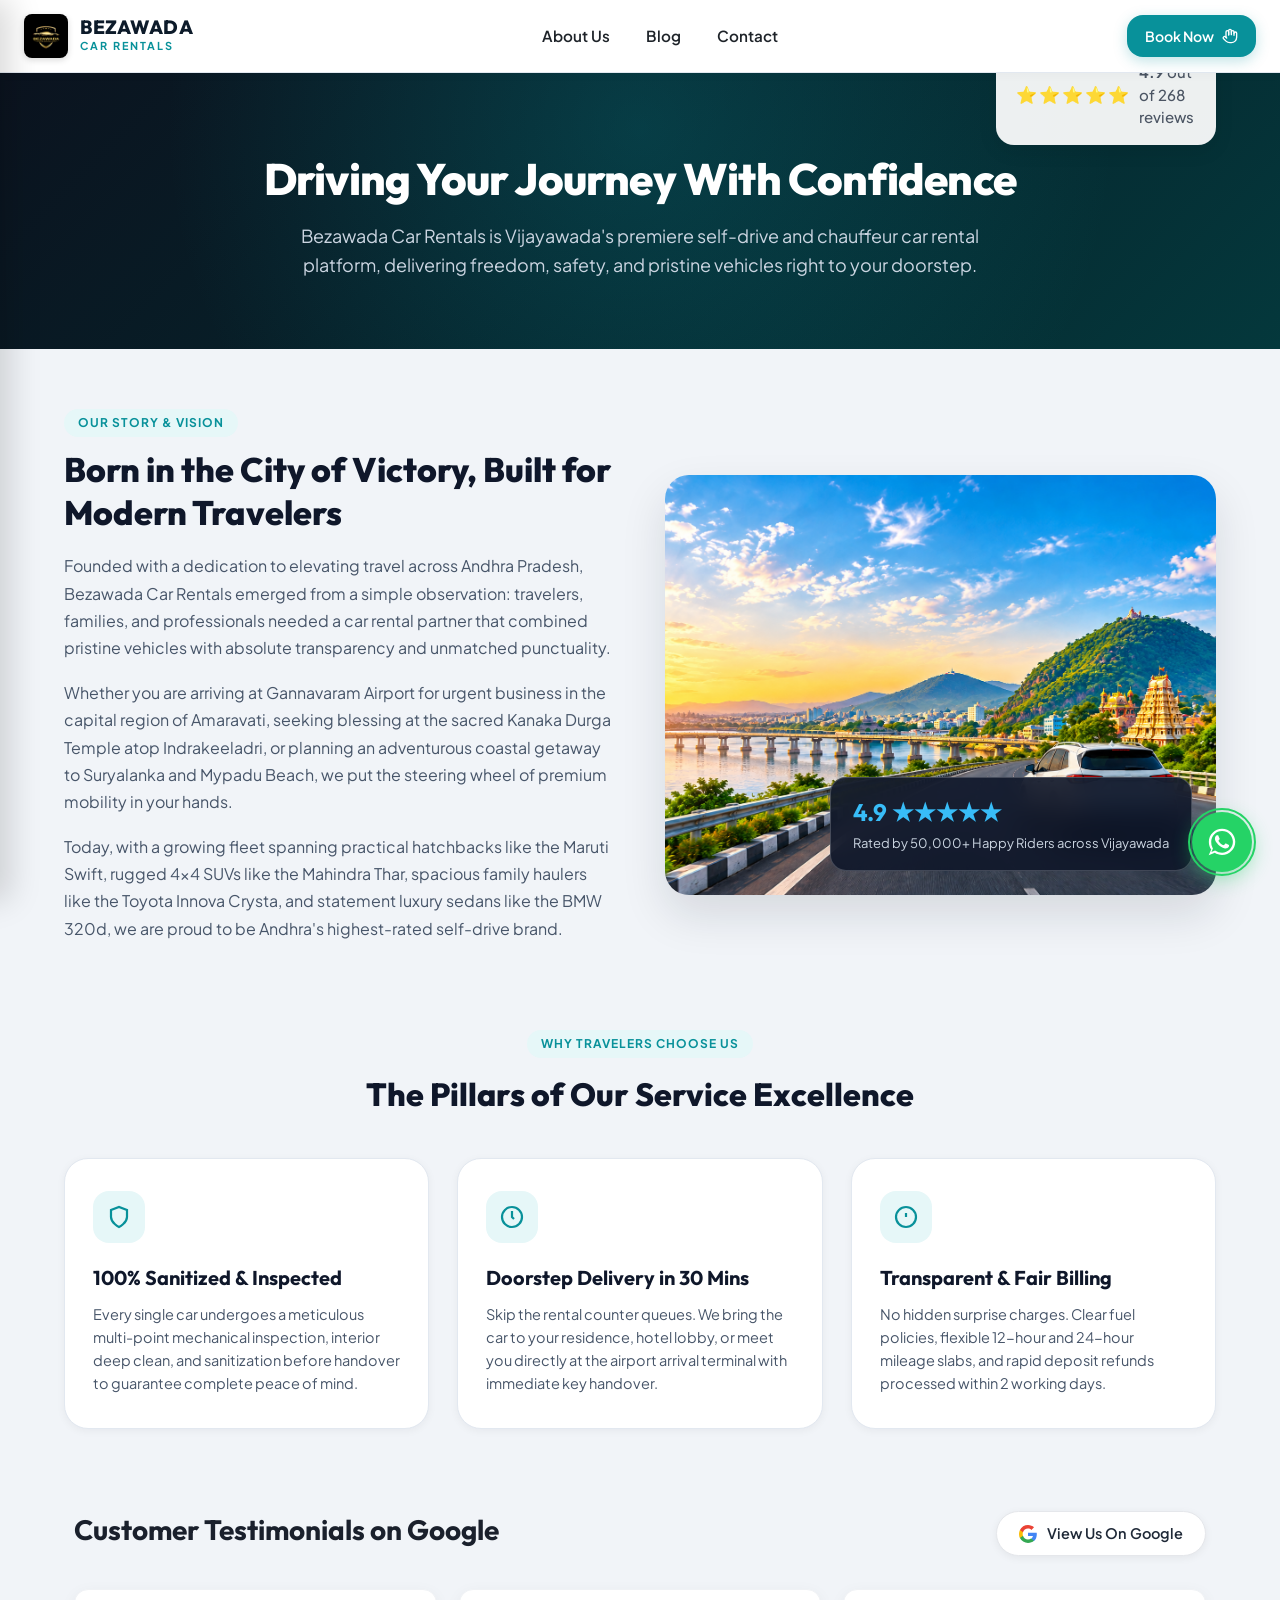
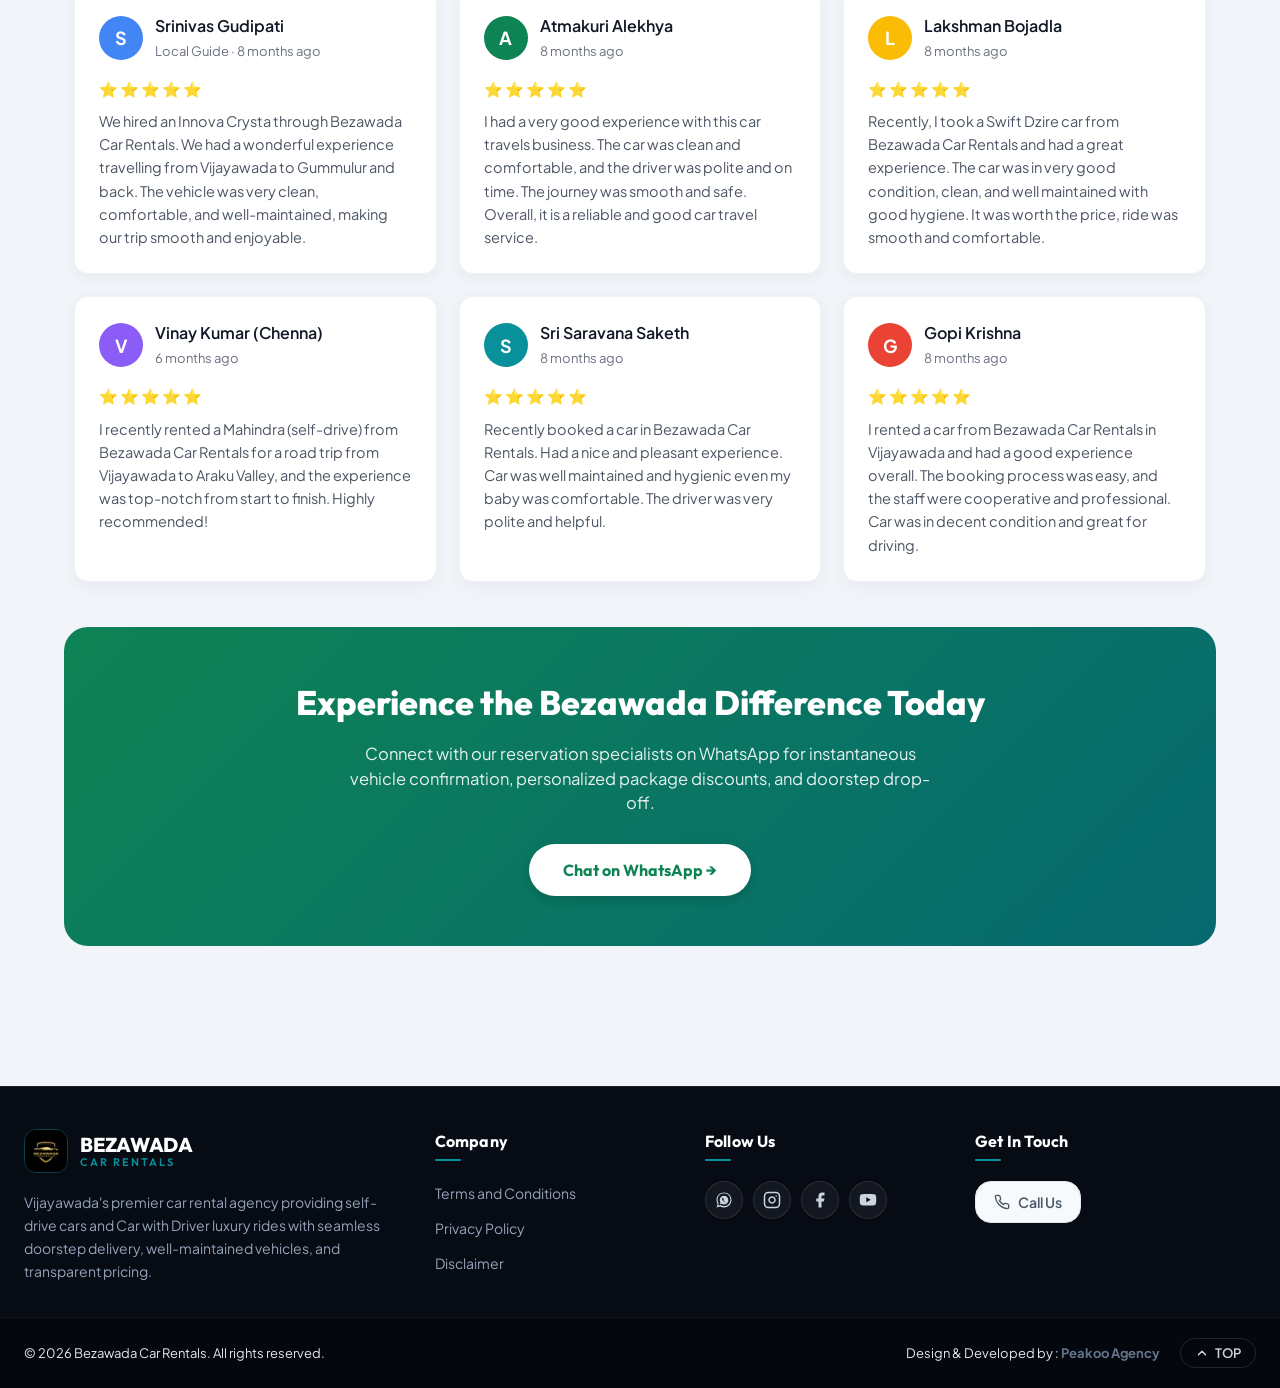
<file: about.html>
<!DOCTYPE html>
<html lang="en">

<head>
  <meta charset="UTF-8">
  <meta name="viewport" content="width=device-width, initial-scale=1.0">
  <title>About Us | Bezawada Car Rentals — Andhra's Leading Self Drive & Car Hire Partner</title>
  <meta name="description"
    content="Learn about Bezawada Car Rentals, our mission, sanitized fleet, and dedication to seamless road trips across Vijayawada, Amaravati and Andhra Pradesh.">
  <!-- Favicon / App Icons -->
  <link rel="icon" type="image/x-icon" href="favicon.ico">
  <link rel="icon" type="image/png" sizes="32x32" href="favicon-32x32.png">
  <link rel="icon" type="image/png" sizes="16x16" href="favicon-16x16.png">
  <link rel="apple-touch-icon" sizes="180x180" href="apple-touch-icon.png">
  <link rel="icon" href="logo/logo.jpeg" type="image/jpeg">
  <link rel="shortcut icon" href="favicon.ico">

  <!-- Google Fonts -->
  <link rel="preconnect" href="https://fonts.googleapis.com">
  <link rel="preconnect" href="https://fonts.gstatic.com" crossorigin>
  <link
    href="https://fonts.googleapis.com/css2?family=Outfit:wght@400;500;600;700;800&family=Plus+Jakarta+Sans:wght@400;500;600;700&display=swap"
    rel="stylesheet">

  <link rel="stylesheet" href="css/style.css">
  <link rel="stylesheet" href="pages.css">
</head>

<body>

  <!-- Top Navigation Header -->
  <header class="site-header">
    <div class="header-container">
      <button class="mobile-menu-btn" id="mobileMenuBtn" aria-label="Open navigation menu">
        <svg viewBox="0 0 24 24" width="24" height="24" stroke="currentColor" stroke-width="2" fill="none"
          stroke-linecap="round" stroke-linejoin="round">
          <line x1="3" y1="12" x2="21" y2="12"></line>
          <line x1="3" y1="6" x2="21" y2="6"></line>
          <line x1="3" y1="18" x2="21" y2="18"></line>
        </svg>
      </button>

      <a href="index.html" class="brand-logo">
        <img src="logo/logo.jpeg" alt="Bezawada Car Rentals" class="logo-img">
        <div class="brand-text">
          <span class="brand-name">BEZAWADA</span>
          <span class="brand-sub">CAR RENTALS</span>
        </div>
      </a>

      <!-- Desktop Navigation Menu -->
      <nav class="desktop-nav">
        <a href="about.html" class="nav-link active">About Us</a>
        <a href="blog.html" class="nav-link">Blog</a>
        <a href="contact.html" class="nav-link">Contact</a>

      </nav>

      <!-- Header Right CTA Buttons -->
      <div class="header-actions">


        <button type="button" class="action-btn login-btn" onclick="scrollToBooking()">
          <span>Book Now</span>
          <svg viewBox="0 0 24 24" width="16" height="16" stroke="currentColor" stroke-width="2" fill="none"
            stroke-linecap="round" stroke-linejoin="round">
            <path d="M18 11V6a2 2 0 0 0-2-2a2 2 0 0 0-2 2" />
            <path d="M14 10V4a2 2 0 0 0-2-2a2 2 0 0 0-2 2v6" />
            <path d="M10 10.5V6a2 2 0 0 0-2-2a2 2 0 0 0-2 2v8" />
            <path
              d="M18 8a2 2 0 1 1 4 0v6a8 8 0 0 1-8 8h-2c-2.8 0-4.5-.86-5.99-2.34l-3.6-3.6a2 2 0 0 1 2.83-2.82L7 15" />
          </svg>
        </button>
      </div>
    </div>
  </header>

  <!-- Mobile Drawer Menu -->
  <div class="mobile-drawer" id="mobileDrawer">
    <div class="mobile-drawer-header">
      <div class="brand-logo">
        <img src="logo/logo.jpeg" alt="Bezawada Car Rentals" class="logo-img">
        <span class="brand-name">BEZAWADA CARS</span>
      </div>
      <button class="drawer-close-btn" id="drawerCloseBtn" aria-label="Close menu">&times;</button>
    </div>
    <div class="mobile-drawer-body">
      <a href="index.html#searchWidget" class="drawer-link" onclick="scrollToBooking()">Book a Car</a>

      <a href="about.html" class="drawer-link">About Us</a>
      <a href="blog.html" class="drawer-link">Blog</a>
      <a href="contact.html" class="drawer-link">Contact </a>

    </div>
  </div>

  <!-- Page Hero Header -->
  <section class="page-hero">
    <div class="page-hero-inner">

      <h1>Driving Your Journey With Confidence</h1>
      <p class="lead">Bezawada Car Rentals is Vijayawada's premiere self-drive and chauffeur car rental platform,
        delivering freedom, safety, and pristine vehicles right to your doorstep.</p>
    </div>
  </section>

  <!-- Main Content -->
  <main class="page-container">

    <!-- Story Grid -->
    <div class="about-story-grid">
      <div class="about-story-content">
        <span class="stats-badge"
          style="background:#E6F7F8; color:#08919A; padding:5px 14px; border-radius:9999px; font-size:12px; font-weight:700; text-transform:uppercase; letter-spacing:1px; display:inline-block; margin-bottom:12px;">OUR
          STORY &amp; VISION</span>
        <h2>Born in the City of Victory, Built for Modern Travelers</h2>
        <p>Founded with a dedication to elevating travel across Andhra Pradesh, Bezawada Car Rentals emerged from a
          simple observation: travelers, families, and professionals needed a car rental partner that combined pristine
          vehicles with absolute transparency and unmatched punctuality.</p>
        <p>Whether you are arriving at Gannavaram Airport for urgent business in the capital region of Amaravati,
          seeking blessing at the sacred Kanaka Durga Temple atop Indrakeeladri, or planning an adventurous coastal
          getaway to Suryalanka and Mypadu Beach, we put the steering wheel of premium mobility in your hands.</p>
        <p>Today, with a growing fleet spanning practical hatchbacks like the Maruti Swift, rugged 4x4 SUVs like the
          Mahindra Thar, spacious family haulers like the Toyota Innova Crysta, and statement luxury sedans like the BMW
          320d, we are proud to be Andhra's highest-rated self-drive brand.</p>
      </div>
      <div class="about-story-image-wrap">
        <img src="assets/images/bg.png" alt="Bezawada Car Rentals fleet and Prakasam Barrage Vijayawada">
        <div class="about-badge-card">
          <strong>4.9 ★★★★★</strong>
          <span>Rated by 50,000+ Happy Riders across Vijayawada</span>
        </div>
      </div>
    </div>

    <!-- Core Pillars -->
    <div style="text-align: center; margin-bottom: 40px;">
      <span class="stats-badge"
        style="background:#E6F7F8; color:#08919A; padding:5px 14px; border-radius:9999px; font-size:12px; font-weight:700; text-transform:uppercase; letter-spacing:1px; display:inline-block; margin-bottom:12px;">WHY
        TRAVELERS CHOOSE US</span>
      <h2 style="font-family: var(--font-heading); font-size: 32px; font-weight: 800; color: var(--dark-navy);">The
        Pillars of Our Service Excellence</h2>
    </div>

    <div class="pillars-grid">
      <div class="pillar-card">
        <div class="pillar-icon-box">
          <svg viewBox="0 0 24 24" width="24" height="24" fill="none" stroke="currentColor" stroke-width="2.2">
            <path d="M12 22s8-4 8-10V5l-8-3-8 3v7c0 6 8 10 8 10z"></path>
          </svg>
        </div>
        <h3>100% Sanitized &amp; Inspected</h3>
        <p>Every single car undergoes a meticulous multi-point mechanical inspection, interior deep clean, and
          sanitization before handover to guarantee complete peace of mind.</p>
      </div>

      <div class="pillar-card">
        <div class="pillar-icon-box">
          <svg viewBox="0 0 24 24" width="24" height="24" fill="none" stroke="currentColor" stroke-width="2.2">
            <circle cx="12" cy="12" r="10"></circle>
            <polyline points="12 6 12 12 14 14"></polyline>
          </svg>
        </div>
        <h3>Doorstep Delivery in 30 Mins</h3>
        <p>Skip the rental counter queues. We bring the car to your residence, hotel lobby, or meet you directly at the
          airport arrival terminal with immediate key handover.</p>
      </div>

      <div class="pillar-card">
        <div class="pillar-icon-box">
          <svg viewBox="0 0 24 24" width="24" height="24" fill="none" stroke="currentColor" stroke-width="2.2">
            <circle cx="12" cy="12" r="10"></circle>
            <line x1="12" y1="8" x2="12" y2="12"></line>
            <line x1="12" y1="16" x2="12.01" y2="16"></line>
          </svg>
        </div>
        <h3>Transparent &amp; Fair Billing</h3>
        <p>No hidden surprise charges. Clear fuel policies, flexible 12-hour and 24-hour mileage slabs, and rapid
          deposit refunds processed within 2 working days.</p>
      </div>
    </div>


    <!-- Customer Testimonials Section -->
    <section class="testimonial-section">
      <div class="testimonial-header">
        <div class="testimonial-header-left">
          <h2>Customer Testimonials on Google</h2>
          <div class="rating">
            <span class="rating-stars">⭐⭐⭐⭐⭐</span>
            <span class="rating-text"><strong>4.9</strong> out of 268 reviews</span>
          </div>
        </div>
        <a href="https://share.google/qNfKR1NfHF5PbRX9V" target="_blank" rel="noopener noreferrer"
          class="google-review-btn">
          <svg viewBox="0 0 24 24" width="18" height="18">
            <path fill="#4285F4"
              d="M23.745 12.27c0-.7-.06-1.4-.19-2.07H12v4.51h6.6c-.29 1.52-1.14 2.8-2.4 3.66v3.04h3.88c2.27-2.09 3.665-5.17 3.665-9.14z" />
            <path fill="#34A853"
              d="M12 24c3.24 0 5.95-1.08 7.93-2.91l-3.88-3.04c-1.08.72-2.45 1.16-4.05 1.16-3.12 0-5.77-2.1-6.72-4.93H1.25v3.13C3.26 21.36 7.33 24 12 24z" />
            <path fill="#FBBC05"
              d="M5.28 14.28c-.25-.72-.38-1.49-.38-2.28s.13-1.56.38-2.28V6.59H1.25C.45 8.18 0 9.99 0 12s.45 3.82 1.25 5.41l4.03-3.13z" />
            <path fill="#EA4335"
              d="M12 4.75c1.77 0 3.35.61 4.6 1.8l3.42-3.42C17.95 1.19 15.24 0 12 0 7.33 0 3.26 2.64 1.25 6.59l4.03 3.13c.95-2.83 3.6-4.97 6.72-4.97z" />
          </svg>
          <span>View Us On Google</span>
        </a>
      </div>

      <div class="testimonial-grid">
        <div class="testimonial-card">
          <div class="profile">
            <div class="profile-avatar" style="background-color: #4285F4;">S</div>
            <div class="profile-info">
              <h4>Srinivas Gudipati</h4>
              <span>Local Guide · 8 months ago</span>
            </div>
          </div>
          <div class="stars">⭐⭐⭐⭐⭐</div>
          <p class="review-text">We hired an Innova Crysta through Bezawada Car Rentals. We had a wonderful experience
            travelling from Vijayawada to Gummulur and back. The vehicle was very clean, comfortable, and
            well-maintained, making our trip smooth and enjoyable.</p>
        </div>

        <div class="testimonial-card">
          <div class="profile">
            <div class="profile-avatar" style="background-color: #0E8354;">A</div>
            <div class="profile-info">
              <h4>Atmakuri Alekhya</h4>
              <span>8 months ago</span>
            </div>
          </div>
          <div class="stars">⭐⭐⭐⭐⭐</div>
          <p class="review-text">I had a very good experience with this car travels business. The car was clean and
            comfortable, and the driver was polite and on time. The journey was smooth and safe. Overall, it is a
            reliable and good car travel service.</p>
        </div>

        <div class="testimonial-card">
          <div class="profile">
            <div class="profile-avatar" style="background-color: #FBBC05;">L</div>
            <div class="profile-info">
              <h4>Lakshman Bojadla</h4>
              <span>8 months ago</span>
            </div>
          </div>
          <div class="stars">⭐⭐⭐⭐⭐</div>
          <p class="review-text">Recently, I took a Swift Dzire car from Bezawada Car Rentals and had a great
            experience. The car was in very good condition, clean, and well maintained with good hygiene. It was worth
            the price, ride was smooth and comfortable.</p>
        </div>

        <div class="testimonial-card">
          <div class="profile">
            <div class="profile-avatar" style="background-color: #8B5CF6;">V</div>
            <div class="profile-info">
              <h4>Vinay Kumar (Chenna)</h4>
              <span>6 months ago</span>
            </div>
          </div>
          <div class="stars">⭐⭐⭐⭐⭐</div>
          <p class="review-text">I recently rented a Mahindra (self-drive) from Bezawada Car Rentals for a road trip
            from Vijayawada to Araku Valley, and the experience was top-notch from start to finish. Highly recommended!
          </p>
        </div>

        <div class="testimonial-card">
          <div class="profile">
            <div class="profile-avatar" style="background-color: #08919A;">S</div>
            <div class="profile-info">
              <h4>Sri Saravana Saketh</h4>
              <span>8 months ago</span>
            </div>
          </div>
          <div class="stars">⭐⭐⭐⭐⭐</div>
          <p class="review-text">Recently booked a car in Bezawada Car Rentals. Had a nice and pleasant experience. Car
            was well maintained and hygienic even my baby was comfortable. The driver was very polite and helpful.</p>
        </div>

        <div class="testimonial-card">
          <div class="profile">
            <div class="profile-avatar" style="background-color: #EA4335;">G</div>
            <div class="profile-info">
              <h4>Gopi Krishna</h4>
              <span>8 months ago</span>
            </div>
          </div>
          <div class="stars">⭐⭐⭐⭐⭐</div>
          <p class="review-text">I rented a car from Bezawada Car Rentals in Vijayawada and had a good experience
            overall. The booking process was easy, and the staff were cooperative and professional. Car was in decent
            condition and great for driving.</p>
        </div>
      </div>
    </section>

    <style>
      .testimonial-section {
        max-width: 1200px;
        margin: 50px auto 45px;
        padding: 0 10px;
      }

      .testimonial-header {
        display: flex;
        justify-content: space-between;
        align-items: center;
        flex-wrap: wrap;
        gap: 16px;
        margin-bottom: 30px;
      }

      .testimonial-header-left {
        text-align: left;
      }

      .testimonial-header h2 {
        font-family: var(--font-heading, inherit);
        font-size: 28px;
        color: #1a202c;
        margin: 0 0 8px 0;
        font-weight: 700;
      }

      .rating {
        color: #f59e0b;
        font-size: 16px;
        font-weight: 600;
        display: flex;
        align-items: center;
        gap: 8px;
      }

      .rating-stars {
        letter-spacing: 2px;
        font-size: 17px;
      }

      .rating-text {
        color: #4b5563;
        font-size: 15px;
        font-weight: 500;
      }

      .google-review-btn {
        display: inline-flex;
        align-items: center;
        gap: 10px;
        background: #ffffff;
        color: #1f2937;
        padding: 11px 22px;
        border-radius: 9999px;
        text-decoration: none;
        font-weight: 600;
        font-size: 14.5px;
        border: 1.5px solid #e5e7eb;
        box-shadow: 0 2px 8px rgba(0, 0, 0, 0.06);
        transition: all 0.25s ease;
      }

      .google-review-btn:hover {
        background: #f9fafb;
        border-color: #4285f4;
        box-shadow: 0 4px 14px rgba(66, 133, 244, 0.18);
        transform: translateY(-2px);
      }

      .testimonial-grid {
        display: grid;
        grid-template-columns: repeat(auto-fit, minmax(300px, 1fr));
        gap: 22px;
      }

      .testimonial-card {
        background: #ffffff;
        border: 1px solid #f0f2f5;
        border-radius: 14px;
        box-shadow: 0 4px 16px rgba(0, 0, 0, 0.05);
        padding: 24px;
        text-align: left;
        transition: transform 0.25s ease, box-shadow 0.25s ease;
        display: flex;
        flex-direction: column;
      }

      .testimonial-card:hover {
        transform: translateY(-4px);
        box-shadow: 0 10px 24px rgba(0, 0, 0, 0.08);
      }

      .profile {
        display: flex;
        align-items: center;
        margin-bottom: 12px;
      }

      .profile-avatar {
        width: 44px;
        height: 44px;
        border-radius: 50%;
        margin-right: 12px;
        display: flex;
        align-items: center;
        justify-content: center;
        font-size: 18px;
        font-weight: 700;
        color: #ffffff;
        flex-shrink: 0;
      }

      .profile-info h4 {
        margin: 0;
        font-size: 16px;
        color: #111827;
        font-weight: 600;
      }

      .profile-info span {
        font-size: 13px;
        color: #6b7280;
      }

      .stars {
        color: #f59e0b;
        margin: 4px 0 10px;
        font-size: 15px;
        letter-spacing: 2px;
      }

      .review-text {
        font-size: 14.5px;
        color: #4b5563;
        line-height: 1.6;
        margin: 0;
        flex-grow: 1;
      }

      @media (max-width: 640px) {
        .testimonial-header {
          flex-direction: column;
          align-items: flex-start;
        }

        .google-review-btn {
          width: 100%;
          justify-content: center;
        }

        .testimonial-grid {
          grid-template-columns: 1fr;
        }
      }
    </style>



    <!-- Call to action block -->
    <div
      style="background: linear-gradient(135deg, #0e8354 0%, #066970 100%); border-radius: var(--radius-lg); padding: 50px 30px; text-align: center; color: white;">
      <h2 style="font-family: var(--font-heading); font-size: 34px; font-weight: 800; margin-bottom: 14px;">Experience
        the Bezawada Difference Today</h2>
      <p style="font-size: 16.5px; color: rgba(255,255,255,0.9); max-width: 600px; margin: 0 auto 28px;">Connect with
        our reservation specialists on WhatsApp for instantaneous vehicle confirmation, personalized package discounts,
        and doorstep drop-off.</p>
      <a href="https://wa.me/919393093095?text=Hello%20Bezawada%20Car%20Rentals!%20I%20am%20interested%20in%20booking%20a%20car."
        target="_blank" rel="noopener noreferrer" class="terms-highlight-cta"
        style="font-size: 16px; padding: 14px 34px; display: inline-block;">
        Chat on WhatsApp &rarr;
      </a>
    </div>

  </main>

  <!-- ==========================================================================
       SECTION 7: FOOTER SECTION (4 Columns, Trust Ribbon, Copyright & Back to Top)
       ========================================================================== -->
  <footer class="site-footer" id="siteFooter" role="contentinfo">
    <div class="footer-top-wrap">
      <div class="footer-main-grid">

        <!-- Col 1: Brand Info -->
        <div class="footer-brand-col">
          <a href="index.html" class="footer-logo-link">
            <img src="logo/logo.jpeg" alt="Bezawada Car Rentals Logo" class="footer-logo-img">
            <div class="footer-brand-title">
              BEZAWADA
              <span>CAR RENTALS</span>
            </div>
          </a>
          <p class="footer-about-text">
            Vijayawada's premier car rental agency providing self-drive cars and Car with Driver luxury rides with
            seamless doorstep delivery, well-maintained vehicles, and transparent pricing.
          </p>
        </div>

        <!-- Col 2: Fleet & Rentals -->
        <div class="footer-col">
          <h3 class="footer-col-title">Company</h3>
          <ul class="footer-nav-list">

            <li><a href="terms.html">Terms and Conditions </a></li>
            <li><a href="privacy-policy.html">Privacy Policy</a></li>
            <li><a href="disclaimer.html">Disclaimer</a></li>
          </ul>
        </div>


        <div class="footer-col">
          <h3 class="footer-col-title">Follow Us</h3>
          <div class="footer-social-links">
            <a href="https://wa.me/919393093095" target="_blank" rel="noopener" class="footer-social-btn"
              aria-label="WhatsApp">
              <svg viewBox="0 0 24 24" width="18" height="18" fill="currentColor">
                <path
                  d="M12.031 6.172c-3.181 0-5.767 2.586-5.768 5.766-.001 1.298.38 2.27 1.019 3.287l-.711 2.592 2.654-.696c1.004.582 1.777.822 2.806.822 3.181 0 5.767-2.587 5.767-5.766.001-3.182-2.585-5.805-5.767-5.805zm3.377 8.21c-.14.393-.715.753-1.009.799-.283.044-.645.064-1.04-.063-.585-.188-1.339-.533-2.316-1.511-.98-.98-1.325-1.734-1.514-2.32-.127-.395-.107-.757-.063-1.04.046-.294.406-.869.799-1.009.19-.068.396-.039.544.073l.87 1.258c.148.214.156.495.021.718l-.348.572c-.068.112-.083.247-.04.37.199.57.653 1.189 1.183 1.719.53.53 1.149.984 1.719 1.183.123.043.258.028.37-.04l.572-.348c.223-.135.504-.127.718.021l1.258.87c.112.148.141.354.073.544z" />
                <path
                  d="M12 2C6.477 2 2 6.477 2 12c0 1.89.525 3.66 1.438 5.176L2 22l4.965-1.399C8.423 21.503 10.155 22 12 22c5.523 0 10-4.477 10-10S17.523 2 12 2zm0 18c-1.637 0-3.167-.47-4.464-1.284l-.32-.2-3.149.887.886-3.085-.207-.328C3.896 14.673 3.428 13.155 3.428 11.5 3.428 6.772 7.272 2.928 12 2.928 16.728 2.928 20.572 6.772 20.572 11.5 20.572 16.228 16.728 20 12 20z" />
              </svg>
            </a>
            <a href="https://www.instagram.com/bezawada_carrentals/" target="_blank" rel="noopener"
              class="footer-social-btn" aria-label="Instagram">
              <svg viewBox="0 0 24 24" width="18" height="18" fill="none" stroke="currentColor" stroke-width="2"
                stroke-linecap="round" stroke-linejoin="round">
                <rect x="2" y="2" width="20" height="20" rx="5" ry="5"></rect>
                <path d="M16 11.37A4 4 0 1 1 12.63 8 4 4 0 0 1 16 11.37z"></path>
                <line x1="17.5" y1="6.5" x2="17.51" y2="6.5"></line>
              </svg>
            </a>
            <a href="https://facebook.com" target="_blank" rel="noopener" class="footer-social-btn"
              aria-label="Facebook">
              <svg viewBox="0 0 24 24" width="18" height="18" fill="currentColor">
                <path d="M18 2h-3a5 5 0 0 0-5 5v3H7v4h3v8h4v-8h3l1-4h-4V7a1 1 0 0 1 1-1h3z"></path>
              </svg>
            </a>
            <a href="https://youtube.com" target="_blank" rel="noopener" class="footer-social-btn" aria-label="YouTube">
              <svg viewBox="0 0 24 24" width="18" height="18" fill="currentColor">
                <path
                  d="M22.54 6.42a2.78 2.78 0 0 0-1.94-2C18.88 4 12 4 12 4s-6.88 0-8.6.46a2.78 2.78 0 0 0-1.94 2A29 29 0 0 0 1 11.75a29 29 0 0 0 .46 5.33A2.78 2.78 0 0 0 3.4 19c1.72.46 8.6.46 8.6.46s6.88 0 8.6-.46a2.78 2.78 0 0 0 1.94-2 29 29 0 0 0 .46-5.25 29 29 0 0 0-.46-5.33z" />
                <polygon points="9.75 15.02 15.5 11.75 9.75 8.48 9.75 15.02" fill="#070B14" />
              </svg>
            </a>
          </div>
        </div>

        <div class="footer-col">
          <h3 class="footer-col-title">Get In Touch</h3>
          <a href="tel:+919393093095" class="action-btn hotline-btn" title="Call Bezawada Car Rentals">
            <svg viewBox="0 0 24 24" width="16" height="16" stroke="currentColor" stroke-width="2" fill="none"
              stroke-linecap="round" stroke-linejoin="round">
              <path
                d="M22 16.92v3a2 2 0 0 1-2.18 2 19.79 19.79 0 0 1-8.63-3.07 19.5 19.5 0 0 1-6-6 19.79 19.79 0 0 1-3.07-8.67A2 2 0 0 1 4.11 2h3a2 2 0 0 1 2 1.72 12.84 12.84 0 0 0 .7 2.81 2 2 0 0 1-.45 2.11L8.09 9.91a16 16 0 0 0 6 6l1.27-1.27a2 2 0 0 1 2.11-.45 12.84 12.84 0 0 0 2.81.7A2 2 0 0 1 22 16.92z">
              </path>
            </svg>
            <span class="hotline-text"> Call Us </span>
          </a>

        </div>
      </div>
    </div>

    <!-- Footer Bottom Bar -->
    <div class="footer-bottom-bar">
      <div class="footer-bottom-inner">
        <div class="footer-copyright" style="color: #E2E8F0;">
          © 2026 Bezawada Car Rentals. All rights reserved.
        </div>
        <div class="footer-bottom-links" style="color: #E2E8F0;">
          <p>Design & Developed by : <a href="https://www.peakoo.agency" target="_blank">
              <b>Peakoo Agency</b></a>
          </p>
          <button class="btn-back-to-top" type="button" onclick="window.scrollTo({top: 0, behavior: 'smooth'})"
            aria-label="Back to top">
            <svg viewBox="0 0 24 24" width="14" height="14" fill="none" stroke="currentColor" stroke-width="2.5"
              stroke-linecap="round" stroke-linejoin="round">
              <polyline points="18 15 12 9 6 15"></polyline>
            </svg>
            <span>TOP</span>
          </button>
        </div>
      </div>
    </div>
  </footer>

  <script>
    const mobileMenuBtn = document.getElementById('mobileMenuBtn');
    const drawerCloseBtn = document.getElementById('drawerCloseBtn');
    const mobileDrawer = document.getElementById('mobileDrawer');

    if (mobileMenuBtn && mobileDrawer) {
      mobileMenuBtn.addEventListener('click', () => mobileDrawer.classList.add('active'));
    }
    if (drawerCloseBtn && mobileDrawer) {
      drawerCloseBtn.addEventListener('click', () => mobileDrawer.classList.remove('active'));
    }
    document.addEventListener('click', (e) => {
      if (mobileDrawer && mobileDrawer.classList.contains('active') && !mobileDrawer.contains(e.target) && mobileMenuBtn && !mobileMenuBtn.contains(e.target)) {
        mobileDrawer.classList.remove('active');
      }
    });

    function scrollToBooking() {
      window.location.href = 'index.html#popularCarsSection';
    }
  </script>

  <!-- =========================================
       FLOATING WHATSAPP CTA
       ========================================= -->
  <a href="https://wa.me/919393093095?text=Hello%20Bezawada%20Car%20Rentals!%20I%20would%20like%20to%20inquire%20about%20booking%20a%20car."
    target="_blank" rel="noopener noreferrer" class="whatsapp-float" id="whatsappFloat"
    aria-label="Chat with Bezawada Car Rentals on WhatsApp">
    <div class="whatsapp-pulse" aria-hidden="true"></div>
    <svg viewBox="0 0 24 24" width="32" height="32" fill="#ffffff" aria-hidden="true">
      <path
        d="M12.04 2C6.58 2 2.13 6.45 2.13 11.91c0 2.11.66 4.07 1.79 5.68L2 22l4.57-1.87c1.55 1.01 3.39 1.6 5.47 1.6 5.46 0 9.91-4.45 9.91-9.91S17.5 2 12.04 2zm0 18.06c-1.8 0-3.48-.54-4.88-1.46l-.35-.23-2.73 1.12 1.14-2.65-.24-.37A8.15 8.15 0 0 1 3.91 11.9c0-4.48 3.65-8.13 8.13-8.13 4.48 0 8.13 3.65 8.13 8.13 0 4.49-3.65 8.16-8.13 8.16zm4.72-6.1c-.26-.13-1.54-.76-1.78-.85-.24-.09-.41-.13-.59.13-.17.26-.68.85-.83 1.02-.15.17-.3.19-.56.06-.26-.13-1.1-.4-2.1-1.28-.77-.69-1.3-1.54-1.45-1.8-.15-.26-.02-.4.11-.53.12-.12.26-.3.39-.46.13-.15.17-.26.26-.43.09-.17.04-.32-.02-.45s-.59-1.42-.81-1.94c-.21-.51-.43-.44-.59-.45h-.5c-.17 0-.45.06-.69.32-.24.26-.91.89-.91 2.17 0 1.28.93 2.52 1.06 2.7.13.17 1.84 2.81 4.46 3.94.62.27 1.11.43 1.49.55.63.2 1.2.17 1.65.1.5-.07 1.54-.63 1.76-1.24.22-.61.22-1.13.15-1.24-.06-.11-.23-.17-.49-.3z" />
    </svg>
    <span class="whatsapp-tooltip">Chat with us</span>
  </a>
</body>

</html>
</file>
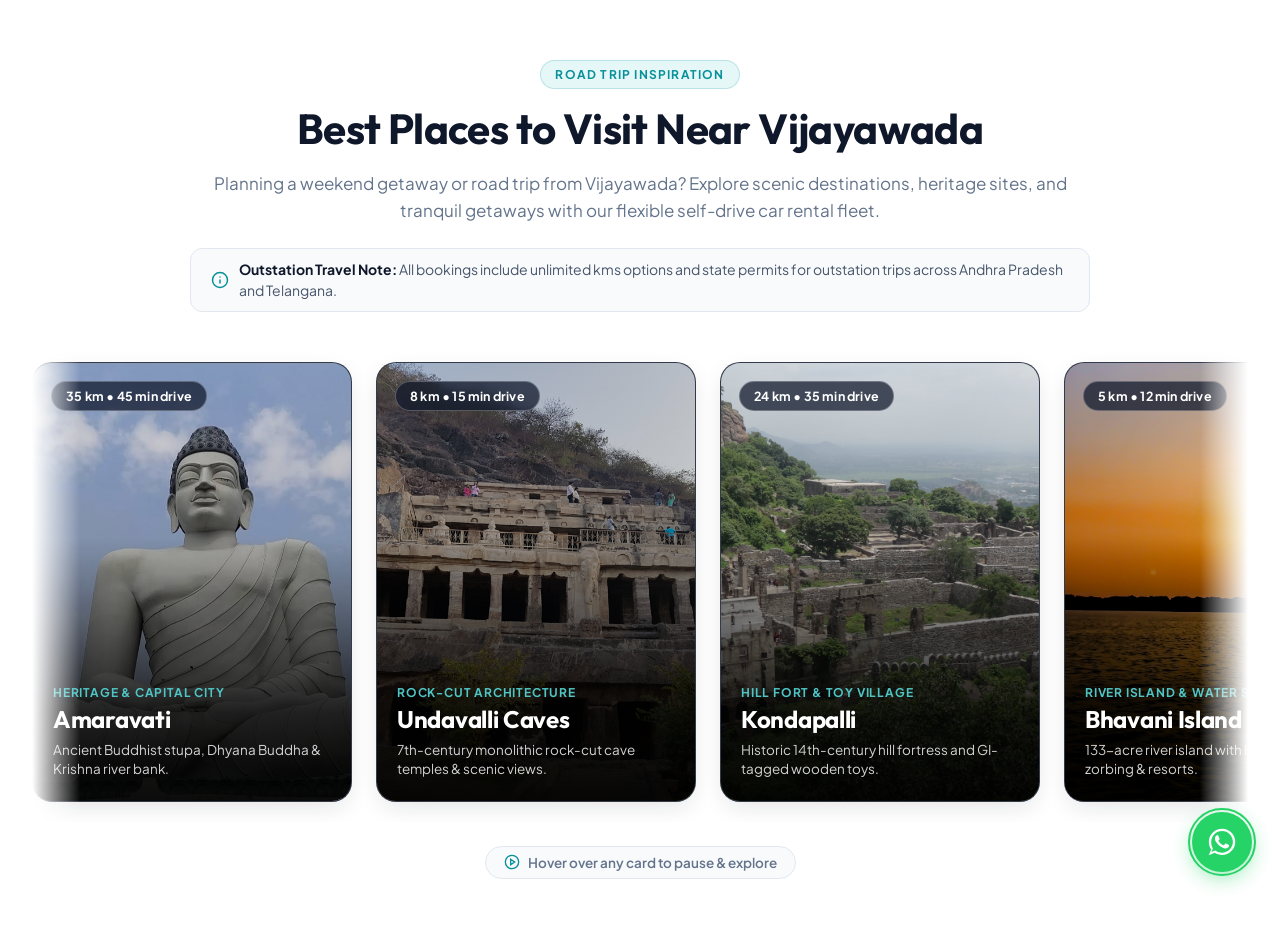
<file: best_places.html>
<!DOCTYPE html>
<html lang="en">

<head>
    <meta charset="UTF-8">
    <meta name="viewport" content="width=device-width, initial-scale=1.0">

    <title>Best Places to Visit near Vijayawada - Bezawada Car Rentals</title>
    <meta name="description" content="Explore top scenic destinations, historical landmarks, and weekend getaways near Vijayawada with Bezawada Car Rentals.">

    <!-- Favicon / App Icons -->
    <link rel="icon" type="image/x-icon" href="favicon.ico">
    <link rel="icon" type="image/png" sizes="32x32" href="favicon-32x32.png">
    <link rel="icon" type="image/png" sizes="16x16" href="favicon-16x16.png">
    <link rel="apple-touch-icon" sizes="180x180" href="apple-touch-icon.png">
    <link rel="icon" type="image/jpeg" href="logo/logo.jpeg">
    <link rel="shortcut icon" href="favicon.ico">

    <!-- Google Fonts: Outfit & Plus Jakarta Sans -->
    <link rel="preconnect" href="https://fonts.googleapis.com">
    <link rel="preconnect" href="https://fonts.gstatic.com" crossorigin>
    <link href="https://fonts.googleapis.com/css2?family=Outfit:wght@500;600;700;800&family=Plus+Jakarta+Sans:wght@400;500;600;700&display=swap" rel="stylesheet">

    <link rel="stylesheet" href="best_places.css">
</head>

<body>

    <section class="places-section">

        <div class="places-header">
            <span class="section-tag">ROAD TRIP INSPIRATION</span>
            <h1>Best Places to Visit Near Vijayawada</h1>
            <p class="description">
                Planning a weekend getaway or road trip from Vijayawada? Explore scenic destinations, heritage sites,
                and tranquil getaways with our flexible self-drive car rental fleet.
            </p>

            <div class="note-box">
                <svg viewBox="0 0 24 24" width="18" height="18" fill="none" stroke="currentColor" stroke-width="2" stroke-linecap="round" stroke-linejoin="round">
                    <circle cx="12" cy="12" r="10"></circle>
                    <line x1="12" y1="16" x2="12" y2="12"></line>
                    <line x1="12" y1="8" x2="12.01" y2="8"></line>
                </svg>
                <p class="note">
                    <strong>Outstation Travel Note:</strong>
                    All bookings include unlimited kms options and state permits for outstation trips across Andhra Pradesh and Telangana.
                </p>
            </div>
        </div>

        <!-- Places Marquee Carousel -->
        <div class="carousel-wrapper" id="carouselWrapper">

            <div class="marquee-track" id="marqueeTrack">

                <!-- Marquee Group 1 -->
                <div class="marquee-group">

                    <!-- Amaravati -->
                    <div class="place-card">
                        <img src="assets/images/places/amaravati.jpg"
                            alt="Amaravati Dhyana Buddha and Stupa Heritage" loading="lazy">
                        <div class="card-gradient"></div>
                        <div class="card-badge">35 km • 45 min drive</div>
                        <div class="card-info">
                            <span class="card-tag">Heritage &amp; Capital City</span>
                            <h3>Amaravati</h3>
                            <p class="card-snippet">Ancient Buddhist stupa, Dhyana Buddha &amp; Krishna river bank.</p>
                        </div>
                    </div>

                    <!-- Undavalli Caves -->
                    <div class="place-card">
                        <img src="assets/images/places/undavalli_caves.jpg"
                            alt="Undavalli Monolithic Rock-Cut Caves" loading="lazy">
                        <div class="card-gradient"></div>
                        <div class="card-badge">8 km • 15 min drive</div>
                        <div class="card-info">
                            <span class="card-tag">Rock-Cut Architecture</span>
                            <h3>Undavalli Caves</h3>
                            <p class="card-snippet">7th-century monolithic rock-cut cave temples &amp; scenic views.</p>
                        </div>
                    </div>

                    <!-- Kondapalli -->
                    <div class="place-card">
                        <img src="assets/images/places/kondapalli.jpg"
                            alt="Kondapalli Fort and Craft Village" loading="lazy">
                        <div class="card-gradient"></div>
                        <div class="card-badge">24 km • 35 min drive</div>
                        <div class="card-info">
                            <span class="card-tag">Hill Fort &amp; Toy Village</span>
                            <h3>Kondapalli</h3>
                            <p class="card-snippet">Historic 14th-century hill fortress and GI-tagged wooden toys.</p>
                        </div>
                    </div>

                    <!-- Bhavani Island -->
                    <div class="place-card">
                        <img src="assets/images/places/bhavani_island.jpg"
                            alt="Bhavani Island Krishna River Resort" loading="lazy">
                        <div class="card-gradient"></div>
                        <div class="card-badge">5 km • 12 min drive</div>
                        <div class="card-info">
                            <span class="card-tag">River Island &amp; Water Sports</span>
                            <h3>Bhavani Island</h3>
                            <p class="card-snippet">133-acre river island with boating, water zorbing &amp; resorts.</p>
                        </div>
                    </div>

                    <!-- Mangalagiri -->
                    <div class="place-card">
                        <img src="assets/images/places/mangalagiri.jpg"
                            alt="Mangalagiri Temple and Handloom Silk" loading="lazy">
                        <div class="card-gradient"></div>
                        <div class="card-badge">14 km • 20 min drive</div>
                        <div class="card-info">
                            <span class="card-tag">Temple &amp; Handloom Silk</span>
                            <h3>Mangalagiri</h3>
                            <p class="card-snippet">Panakala Narasimha Swamy temple &amp; famous Mangalagiri sarees.</p>
                        </div>
                    </div>

                    <!-- Suryalanka Beach / Bapatla -->
                    <div class="place-card">
                        <img src="assets/images/places/suryalanka.jpg"
                            alt="Suryalanka Beach Coastal Road Trip" loading="lazy">
                        <div class="card-gradient"></div>
                        <div class="card-badge">92 km • 1 hr 45 min</div>
                        <div class="card-info">
                            <span class="card-tag">Coastal Road Trip</span>
                            <h3>Suryalanka Beach</h3>
                            <p class="card-snippet">Golden sand beaches, gentle waves &amp; weekend coastal drive.</p>
                        </div>
                    </div>

                </div>

                <!-- Marquee Group 2 (Clone for 100% Seamless Infinite Left Loop) -->
                <div class="marquee-group" aria-hidden="true">

                    <!-- Amaravati -->
                    <div class="place-card">
                        <img src="assets/images/places/amaravati.jpg"
                            alt="Amaravati Dhyana Buddha and Stupa Heritage" loading="lazy">
                        <div class="card-gradient"></div>
                        <div class="card-badge">35 km • 45 min drive</div>
                        <div class="card-info">
                            <span class="card-tag">Heritage &amp; Capital City</span>
                            <h3>Amaravati</h3>
                            <p class="card-snippet">Ancient Buddhist stupa, Dhyana Buddha &amp; Krishna river bank.</p>
                        </div>
                    </div>

                    <!-- Undavalli Caves -->
                    <div class="place-card">
                        <img src="assets/images/places/undavalli_caves.jpg"
                            alt="Undavalli Monolithic Rock-Cut Caves" loading="lazy">
                        <div class="card-gradient"></div>
                        <div class="card-badge">8 km • 15 min drive</div>
                        <div class="card-info">
                            <span class="card-tag">Rock-Cut Architecture</span>
                            <h3>Undavalli Caves</h3>
                            <p class="card-snippet">7th-century monolithic rock-cut cave temples &amp; scenic views.</p>
                        </div>
                    </div>

                    <!-- Kondapalli -->
                    <div class="place-card">
                        <img src="assets/images/places/kondapalli.jpg"
                            alt="Kondapalli Fort and Craft Village" loading="lazy">
                        <div class="card-gradient"></div>
                        <div class="card-badge">24 km • 35 min drive</div>
                        <div class="card-info">
                            <span class="card-tag">Hill Fort &amp; Toy Village</span>
                            <h3>Kondapalli</h3>
                            <p class="card-snippet">Historic 14th-century hill fortress and GI-tagged wooden toys.</p>
                        </div>
                    </div>

                    <!-- Bhavani Island -->
                    <div class="place-card">
                        <img src="assets/images/places/bhavani_island.jpg"
                            alt="Bhavani Island Krishna River Resort" loading="lazy">
                        <div class="card-gradient"></div>
                        <div class="card-badge">5 km • 12 min drive</div>
                        <div class="card-info">
                            <span class="card-tag">River Island &amp; Water Sports</span>
                            <h3>Bhavani Island</h3>
                            <p class="card-snippet">133-acre river island with boating, water zorbing &amp; resorts.</p>
                        </div>
                    </div>

                    <!-- Mangalagiri -->
                    <div class="place-card">
                        <img src="assets/images/places/mangalagiri.jpg"
                            alt="Mangalagiri Temple and Handloom Silk" loading="lazy">
                        <div class="card-gradient"></div>
                        <div class="card-badge">14 km • 20 min drive</div>
                        <div class="card-info">
                            <span class="card-tag">Temple &amp; Handloom Silk</span>
                            <h3>Mangalagiri</h3>
                            <p class="card-snippet">Panakala Narasimha Swamy temple &amp; famous Mangalagiri sarees.</p>
                        </div>
                    </div>

                    <!-- Suryalanka Beach / Bapatla -->
                    <div class="place-card">
                        <img src="assets/images/places/suryalanka.jpg"
                            alt="Suryalanka Beach Coastal Road Trip" loading="lazy">
                        <div class="card-gradient"></div>
                        <div class="card-badge">92 km • 1 hr 45 min</div>
                        <div class="card-info">
                            <span class="card-tag">Coastal Road Trip</span>
                            <h3>Suryalanka Beach</h3>
                            <p class="card-snippet">Golden sand beaches, gentle waves &amp; weekend coastal drive.</p>
                        </div>
                    </div>

                </div>

            </div>

        </div>

        <!-- Speed & Direction Control Badges -->
        <div class="marquee-controls">
            <span class="marquee-hint">
                <svg viewBox="0 0 24 24" width="16" height="16" fill="none" stroke="currentColor" stroke-width="2">
                    <circle cx="12" cy="12" r="10"></circle>
                    <polygon points="10 8 16 12 10 16 10 8"></polygon>
                </svg>
                Hover over any card to pause &amp; explore
            </span>
        </div>

    </section>

    <script>
        // Smooth marquee pause on mobile tap or hover
        const marqueeTrack = document.getElementById('marqueeTrack');
        if (marqueeTrack) {
            marqueeTrack.addEventListener('touchstart', () => {
                marqueeTrack.classList.add('is-paused');
            }, { passive: true });
            marqueeTrack.addEventListener('touchend', () => {
                setTimeout(() => marqueeTrack.classList.remove('is-paused'), 1200);
            }, { passive: true });
        }
    </script>

    <!-- =========================================
         FLOATING WHATSAPP CTA
         ========================================= -->
    <a href="https://wa.me/919393093095?text=Hello%20Bezawada%20Car%20Rentals!%20I%20would%20like%20to%20inquire%20about%20booking%20a%20car."
      target="_blank" rel="noopener noreferrer" class="whatsapp-float" id="whatsappFloat"
      aria-label="Chat with Bezawada Car Rentals on WhatsApp">
      <div class="whatsapp-pulse" aria-hidden="true"></div>
      <svg viewBox="0 0 24 24" width="32" height="32" fill="#ffffff" aria-hidden="true">
        <path
          d="M12.04 2C6.58 2 2.13 6.45 2.13 11.91c0 2.11.66 4.07 1.79 5.68L2 22l4.57-1.87c1.55 1.01 3.39 1.6 5.47 1.6 5.46 0 9.91-4.45 9.91-9.91S17.5 2 12.04 2zm0 18.06c-1.8 0-3.48-.54-4.88-1.46l-.35-.23-2.73 1.12 1.14-2.65-.24-.37A8.15 8.15 0 0 1 3.91 11.9c0-4.48 3.65-8.13 8.13-8.13 4.48 0 8.13 3.65 8.13 8.13 0 4.49-3.65 8.16-8.13 8.16zm4.72-6.1c-.26-.13-1.54-.76-1.78-.85-.24-.09-.41-.13-.59.13-.17.26-.68.85-.83 1.02-.15.17-.3.19-.56.06-.26-.13-1.1-.4-2.1-1.28-.77-.69-1.3-1.54-1.45-1.8-.15-.26-.02-.4.11-.53.12-.12.26-.3.39-.46.13-.15.17-.26.26-.43.09-.17.04-.32-.02-.45s-.59-1.42-.81-1.94c-.21-.51-.43-.44-.59-.45h-.5c-.17 0-.45.06-.69.32-.24.26-.91.89-.91 2.17 0 1.28.93 2.52 1.06 2.7.13.17 1.84 2.81 4.46 3.94.62.27 1.11.43 1.49.55.63.2 1.2.17 1.65.1.5-.07 1.54-.63 1.76-1.24.22-.61.22-1.13.15-1.24-.06-.11-.23-.17-.49-.3z" />
      </svg>
      <span class="whatsapp-tooltip">Chat with us</span>
    </a>
</body>

</html>
</file>
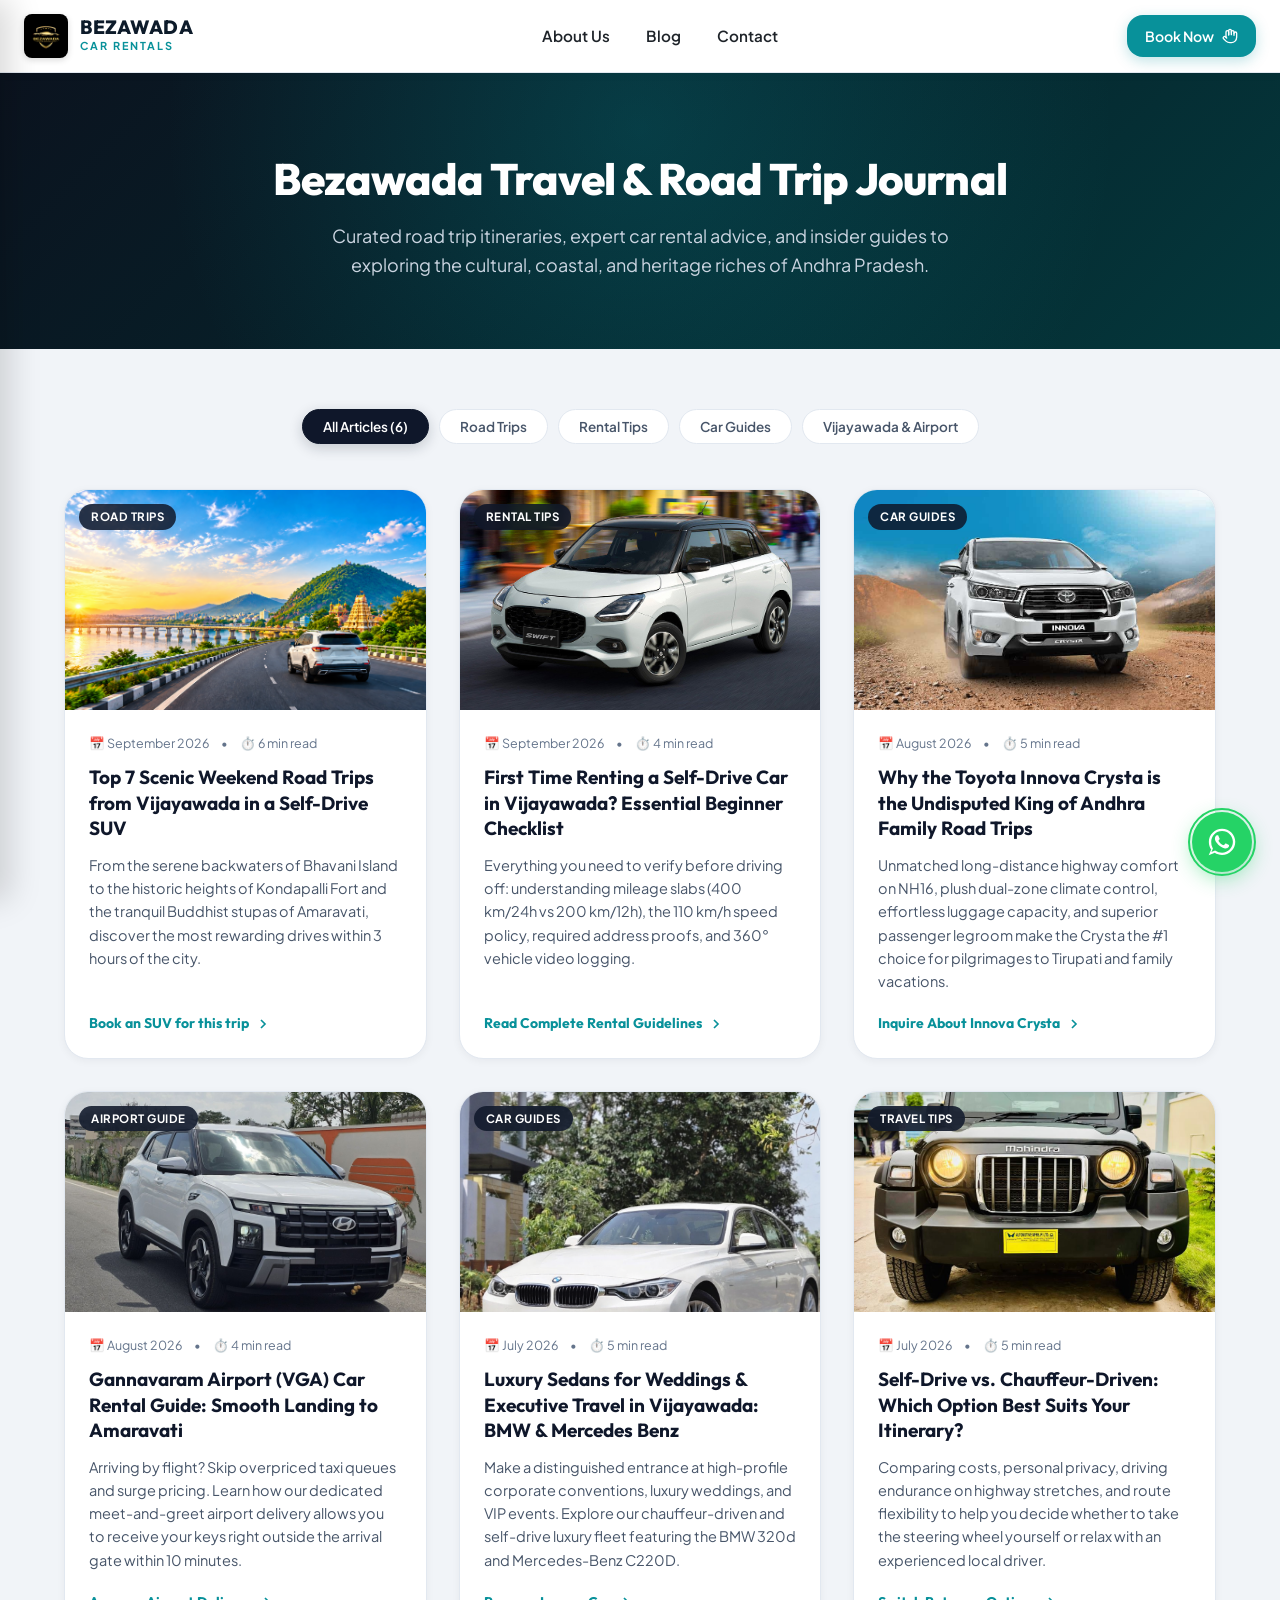
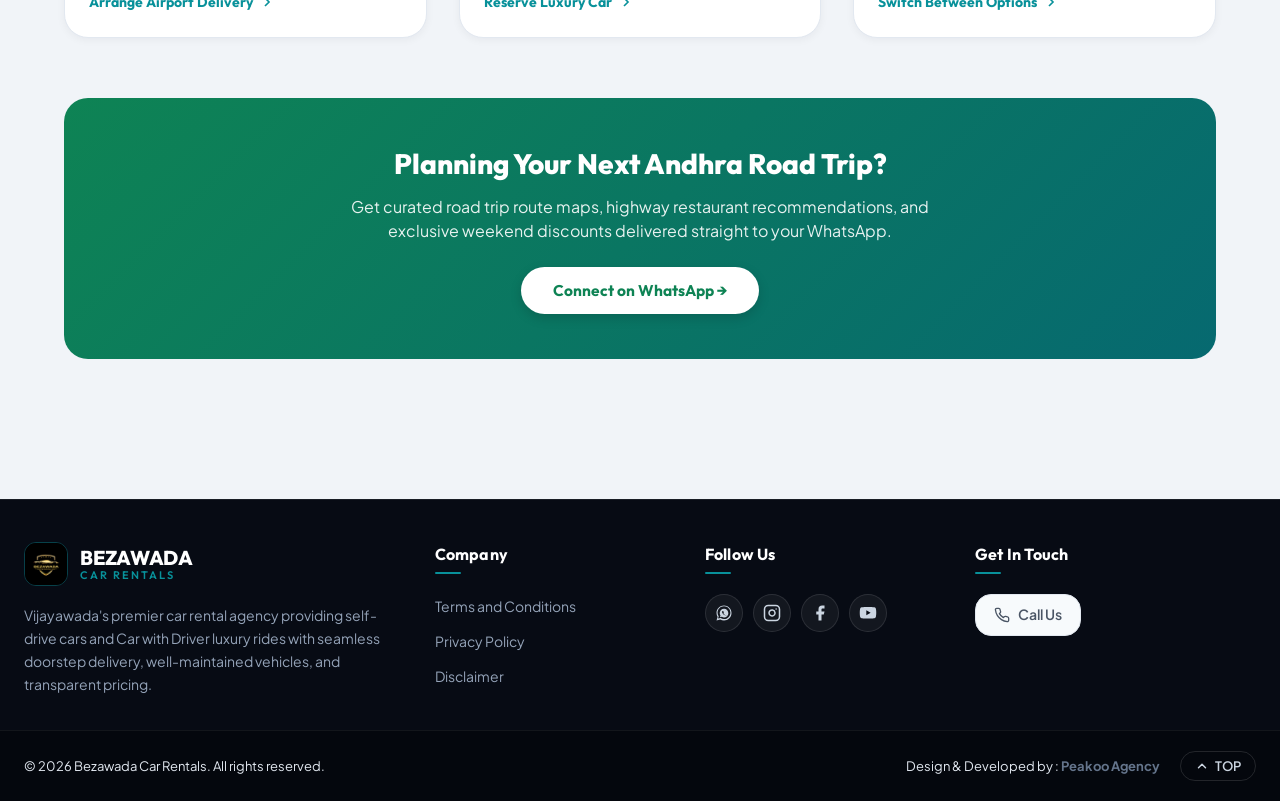
<file: blog.html>
<!DOCTYPE html>
<html lang="en">

<head>
  <meta charset="UTF-8">
  <meta name="viewport" content="width=device-width, initial-scale=1.0">
  <title>Travel Blog & Road Trip Guides | Bezawada Car Rentals</title>
  <meta name="description"
    content="Discover scenic road trips, travel tips, local attractions, and expert self-drive guides across Vijayawada, Amaravati and Andhra Pradesh.">
  <!-- Favicon / App Icons -->
  <link rel="icon" type="image/x-icon" href="favicon.ico">
  <link rel="icon" type="image/png" sizes="32x32" href="favicon-32x32.png">
  <link rel="icon" type="image/png" sizes="16x16" href="favicon-16x16.png">
  <link rel="apple-touch-icon" sizes="180x180" href="apple-touch-icon.png">
  <link rel="icon" href="logo/logo.jpeg" type="image/jpeg">
  <link rel="shortcut icon" href="favicon.ico">

  <!-- Google Fonts -->
  <link rel="preconnect" href="https://fonts.googleapis.com">
  <link rel="preconnect" href="https://fonts.gstatic.com" crossorigin>
  <link
    href="https://fonts.googleapis.com/css2?family=Outfit:wght@400;500;600;700;800&family=Plus+Jakarta+Sans:wght@400;500;600;700&display=swap"
    rel="stylesheet">

  <link rel="stylesheet" href="css/style.css">
  <link rel="stylesheet" href="pages.css">
</head>

<body>

  <!-- Top Navigation Header -->
  <header class="site-header">
    <div class="header-container">
      <button class="mobile-menu-btn" id="mobileMenuBtn" aria-label="Open navigation menu">
        <svg viewBox="0 0 24 24" width="24" height="24" stroke="currentColor" stroke-width="2" fill="none"
          stroke-linecap="round" stroke-linejoin="round">
          <line x1="3" y1="12" x2="21" y2="12"></line>
          <line x1="3" y1="6" x2="21" y2="6"></line>
          <line x1="3" y1="18" x2="21" y2="18"></line>
        </svg>
      </button>

      <a href="index.html" class="brand-logo">
        <img src="logo/logo.jpeg" alt="Bezawada Car Rentals" class="logo-img">
        <div class="brand-text">
          <span class="brand-name">BEZAWADA</span>
          <span class="brand-sub">CAR RENTALS</span>
        </div>
      </a>

      <!-- Desktop Navigation Menu -->
      <nav class="desktop-nav">
        <a href="about.html" class="nav-link">About Us</a>
        <a href="blog.html" class="nav-link active">Blog</a>
        <a href="contact.html" class="nav-link">Contact</a>

      </nav>

      <!-- Header Right CTA Buttons -->
      <div class="header-actions">


        <button type="button" class="action-btn login-btn" onclick="scrollToBooking()">
          <span>Book Now</span>
          <svg viewBox="0 0 24 24" width="16" height="16" stroke="currentColor" stroke-width="2" fill="none"
            stroke-linecap="round" stroke-linejoin="round">
            <path d="M18 11V6a2 2 0 0 0-2-2a2 2 0 0 0-2 2" />
            <path d="M14 10V4a2 2 0 0 0-2-2a2 2 0 0 0-2 2v6" />
            <path d="M10 10.5V6a2 2 0 0 0-2-2a2 2 0 0 0-2 2v8" />
            <path
              d="M18 8a2 2 0 1 1 4 0v6a8 8 0 0 1-8 8h-2c-2.8 0-4.5-.86-5.99-2.34l-3.6-3.6a2 2 0 0 1 2.83-2.82L7 15" />
          </svg>
        </button>
      </div>
    </div>
  </header>

  <!-- Mobile Drawer Menu -->
  <div class="mobile-drawer" id="mobileDrawer">
    <div class="mobile-drawer-header">
      <div class="brand-logo">
        <img src="logo/logo.jpeg" alt="Bezawada Car Rentals" class="logo-img">
        <span class="brand-name">BEZAWADA CARS</span>
      </div>
      <button class="drawer-close-btn" id="drawerCloseBtn" aria-label="Close menu">&times;</button>
    </div>
    <div class="mobile-drawer-body">
      <a href="index.html#searchWidget" class="drawer-link" onclick="scrollToBooking()">Book a Car</a>
      <a href="about.html" class="drawer-link">About Us</a>
      <a href="blog.html" class="drawer-link">Blog</a>
      <a href="contact.html" class="drawer-link">Contact</a>
    </div>
  </div>

  <!-- Page Hero Header -->
  <section class="page-hero">
    <div class="page-hero-inner">

      <h1>Bezawada Travel &amp; Road Trip Journal</h1>
      <p class="lead">Curated road trip itineraries, expert car rental advice, and insider guides to exploring the
        cultural, coastal, and heritage riches of Andhra Pradesh.</p>
    </div>
  </section>

  <!-- Main Content -->
  <main class="page-container">

    <!-- Category Filter Bar -->
    <div class="blog-filter-bar">
      <button class="blog-filter-pill active" data-filter="all" onclick="filterBlog('all')">All Articles (6)</button>
      <button class="blog-filter-pill" data-filter="roadtrips" onclick="filterBlog('roadtrips')">Road Trips</button>
      <button class="blog-filter-pill" data-filter="tips" onclick="filterBlog('tips')">Rental Tips</button>
      <button class="blog-filter-pill" data-filter="fleet" onclick="filterBlog('fleet')">Car Guides</button>
      <button class="blog-filter-pill" data-filter="city" onclick="filterBlog('city')">Vijayawada &amp; Airport</button>
    </div>

    <!-- Blog Articles Grid -->
    <div class="blog-grid" id="blogGrid">

      <!-- Article 1 -->
      <article class="blog-card" data-category="roadtrips">
        <div class="blog-card-media">
          <img src="assets/images/bg.png" alt="Prakasam Barrage and scenic road trips from Vijayawada">
          <span class="blog-tag-badge">Road Trips</span>
        </div>
        <div class="blog-card-body">
          <div class="blog-meta-row">
            <span>📅 September 2026</span>
            <span>•</span>
            <span>⏱️ 6 min read</span>
          </div>
          <h3>Top 7 Scenic Weekend Road Trips from Vijayawada in a Self-Drive SUV</h3>
          <p>From the serene backwaters of Bhavani Island to the historic heights of Kondapalli Fort and the tranquil
            Buddhist stupas of Amaravati, discover the most rewarding drives within 3 hours of the city.</p>
          <a href="https://wa.me/919393093095?text=Hi%20Bezawada%20Car%20Rentals!%20I%20want%20to%20rent%20an%20SUV%20for%20a%20weekend%20road%20trip."
            target="_blank" class="blog-read-link">
            <span>Book an SUV for this trip</span>
            <svg viewBox="0 0 24 24" width="16" height="16" fill="none" stroke="currentColor" stroke-width="2.5">
              <polyline points="9 18 15 12 9 6"></polyline>
            </svg>
          </a>
        </div>
      </article>

      <!-- Article 2 -->
      <article class="blog-card" data-category="tips">
        <div class="blog-card-media">
          <img src="cars/SWIFT.jpeg" alt="Self-drive car rental tips in Vijayawada">
          <span class="blog-tag-badge">Rental Tips</span>
        </div>
        <div class="blog-card-body">
          <div class="blog-meta-row">
            <span>📅 September 2026</span>
            <span>•</span>
            <span>⏱️ 4 min read</span>
          </div>
          <h3>First Time Renting a Self-Drive Car in Vijayawada? Essential Beginner Checklist</h3>
          <p>Everything you need to verify before driving off: understanding mileage slabs (400 km/24h vs 200 km/12h),
            the 110 km/h speed policy, required address proofs, and 360° vehicle video logging.</p>
          <a href="terms.html" class="blog-read-link">
            <span>Read Complete Rental Guidelines</span>
            <svg viewBox="0 0 24 24" width="16" height="16" fill="none" stroke="currentColor" stroke-width="2.5">
              <polyline points="9 18 15 12 9 6"></polyline>
            </svg>
          </a>
        </div>
      </article>

      <!-- Article 3 -->
      <article class="blog-card" data-category="fleet">
        <div class="blog-card-media">
          <img src="cars/INNOVA%20CRYSTA.jpeg" alt="Toyota Innova Crysta for family trips across Andhra Pradesh">
          <span class="blog-tag-badge">Car Guides</span>
        </div>
        <div class="blog-card-body">
          <div class="blog-meta-row">
            <span>📅 August 2026</span>
            <span>•</span>
            <span>⏱️ 5 min read</span>
          </div>
          <h3>Why the Toyota Innova Crysta is the Undisputed King of Andhra Family Road Trips</h3>
          <p>Unmatched long-distance highway comfort on NH16, plush dual-zone climate control, effortless luggage
            capacity, and superior passenger legroom make the Crysta the #1 choice for pilgrimages to Tirupati and
            family vacations.</p>
          <a href="https://wa.me/919393093095?text=Hello%20Bezawada%20Car%20Rentals!%20I%20am%20interested%20in%20booking%20the%20Innova%20Crysta."
            target="_blank" class="blog-read-link">
            <span>Inquire About Innova Crysta</span>
            <svg viewBox="0 0 24 24" width="16" height="16" fill="none" stroke="currentColor" stroke-width="2.5">
              <polyline points="9 18 15 12 9 6"></polyline>
            </svg>
          </a>
        </div>
      </article>

      <!-- Article 4 -->
      <article class="blog-card" data-category="city">
        <div class="blog-card-media">
          <img src="cars/CRETA.jpeg" alt="Gannavaram Airport car rental in Vijayawada">
          <span class="blog-tag-badge">Airport Guide</span>
        </div>
        <div class="blog-card-body">
          <div class="blog-meta-row">
            <span>📅 August 2026</span>
            <span>•</span>
            <span>⏱️ 4 min read</span>
          </div>
          <h3>Gannavaram Airport (VGA) Car Rental Guide: Smooth Landing to Amaravati</h3>
          <p>Arriving by flight? Skip overpriced taxi queues and surge pricing. Learn how our dedicated meet-and-greet
            airport delivery allows you to receive your keys right outside the arrival gate within 10 minutes.</p>
          <a href="contact.html" class="blog-read-link">
            <span>Arrange Airport Delivery</span>
            <svg viewBox="0 0 24 24" width="16" height="16" fill="none" stroke="currentColor" stroke-width="2.5">
              <polyline points="9 18 15 12 9 6"></polyline>
            </svg>
          </a>
        </div>
      </article>

      <!-- Article 5 -->
      <article class="blog-card" data-category="fleet">
        <div class="blog-card-media">
          <img src="cars/BMW%20320D.jpeg" alt="Luxury car rental BMW 320d for weddings and VIP travel in Vijayawada">
          <span class="blog-tag-badge">Car Guides</span>
        </div>
        <div class="blog-card-body">
          <div class="blog-meta-row">
            <span>📅 July 2026</span>
            <span>•</span>
            <span>⏱️ 5 min read</span>
          </div>
          <h3>Luxury Sedans for Weddings &amp; Executive Travel in Vijayawada: BMW &amp; Mercedes Benz</h3>
          <p>Make a distinguished entrance at high-profile corporate conventions, luxury weddings, and VIP events.
            Explore our chauffeur-driven and self-drive luxury fleet featuring the BMW 320d and Mercedes-Benz C220D.</p>
          <a href="https://wa.me/919393093095?text=Hello%20Bezawada%20Car%20Rentals!%20I%20would%20like%20to%20rent%20a%20luxury%20car."
            target="_blank" class="blog-read-link">
            <span>Reserve Luxury Car</span>
            <svg viewBox="0 0 24 24" width="16" height="16" fill="none" stroke="currentColor" stroke-width="2.5">
              <polyline points="9 18 15 12 9 6"></polyline>
            </svg>
          </a>
        </div>
      </article>

      <!-- Article 6 -->
      <article class="blog-card" data-category="tips">
        <div class="blog-card-media">
          <img src="cars/THAR.jpeg" alt="Mahindra Thar 4x4 self drive car rental">
          <span class="blog-tag-badge">Travel Tips</span>
        </div>
        <div class="blog-card-body">
          <div class="blog-meta-row">
            <span>📅 July 2026</span>
            <span>•</span>
            <span>⏱️ 5 min read</span>
          </div>
          <h3>Self-Drive vs. Chauffeur-Driven: Which Option Best Suits Your Itinerary?</h3>
          <p>Comparing costs, personal privacy, driving endurance on highway stretches, and route flexibility to help
            you decide whether to take the steering wheel yourself or relax with an experienced local driver.</p>
          <a href="index.html#searchWidget" class="blog-read-link">
            <span>Switch Between Options</span>
            <svg viewBox="0 0 24 24" width="16" height="16" fill="none" stroke="currentColor" stroke-width="2.5">
              <polyline points="9 18 15 12 9 6"></polyline>
            </svg>
          </a>
        </div>
      </article>

    </div>

    <!-- Newsletter & WhatsApp Community Banner -->
    <div
      style="background: linear-gradient(135deg, #0e8354 0%, #066970 100%); border-radius: var(--radius-lg); padding: 45px 30px; text-align: center; color: white;">
      <h3 style="font-family: var(--font-heading); font-size: 28px; font-weight: 800; margin-bottom: 10px;">Planning
        Your Next Andhra Road Trip?</h3>
      <p style="font-size: 16px; color: rgba(255,255,255,0.9); max-width: 580px; margin: 0 auto 24px;">Get curated road
        trip route maps, highway restaurant recommendations, and exclusive weekend discounts delivered straight to your
        WhatsApp.</p>
      <a href="https://wa.me/919393093095?text=Hello%20Bezawada%20Car%20Rentals!%20Please%20send%20me%20road%20trip%20packages%20and%20offers."
        target="_blank" rel="noopener noreferrer" class="terms-highlight-cta"
        style="font-size: 15.5px; padding: 12px 32px; display: inline-block;">
        Connect on WhatsApp &rarr;
      </a>
    </div>

  </main>

  <!-- ==========================================================================
       SECTION 7: FOOTER SECTION (4 Columns, Trust Ribbon, Copyright & Back to Top)
       ========================================================================== -->
  <footer class="site-footer" id="siteFooter" role="contentinfo">
    <div class="footer-top-wrap">
      <div class="footer-main-grid">

        <!-- Col 1: Brand Info -->
        <div class="footer-brand-col">
          <a href="index.html" class="footer-logo-link">
            <img src="logo/logo.jpeg" alt="Bezawada Car Rentals Logo" class="footer-logo-img">
            <div class="footer-brand-title">
              BEZAWADA
              <span>CAR RENTALS</span>
            </div>
          </a>
          <p class="footer-about-text">
            Vijayawada's premier car rental agency providing self-drive cars and Car with Driver luxury rides with
            seamless doorstep delivery, well-maintained vehicles, and transparent pricing.
          </p>
        </div>

        <!-- Col 2: Fleet & Rentals -->
        <div class="footer-col">
          <h3 class="footer-col-title">Company</h3>
          <ul class="footer-nav-list">

            <li><a href="terms.html">Terms and Conditions </a></li>
            <li><a href="privacy-policy.html">Privacy Policy</a></li>
            <li><a href="disclaimer.html">Disclaimer</a></li>
          </ul>
        </div>


        <div class="footer-col">
          <h3 class="footer-col-title">Follow Us</h3>
          <div class="footer-social-links">
            <a href="https://wa.me/919393093095" target="_blank" rel="noopener" class="footer-social-btn"
              aria-label="WhatsApp">
              <svg viewBox="0 0 24 24" width="18" height="18" fill="currentColor">
                <path
                  d="M12.031 6.172c-3.181 0-5.767 2.586-5.768 5.766-.001 1.298.38 2.27 1.019 3.287l-.711 2.592 2.654-.696c1.004.582 1.777.822 2.806.822 3.181 0 5.767-2.587 5.767-5.766.001-3.182-2.585-5.805-5.767-5.805zm3.377 8.21c-.14.393-.715.753-1.009.799-.283.044-.645.064-1.04-.063-.585-.188-1.339-.533-2.316-1.511-.98-.98-1.325-1.734-1.514-2.32-.127-.395-.107-.757-.063-1.04.046-.294.406-.869.799-1.009.19-.068.396-.039.544.073l.87 1.258c.148.214.156.495.021.718l-.348.572c-.068.112-.083.247-.04.37.199.57.653 1.189 1.183 1.719.53.53 1.149.984 1.719 1.183.123.043.258.028.37-.04l.572-.348c.223-.135.504-.127.718.021l1.258.87c.112.148.141.354.073.544z" />
                <path
                  d="M12 2C6.477 2 2 6.477 2 12c0 1.89.525 3.66 1.438 5.176L2 22l4.965-1.399C8.423 21.503 10.155 22 12 22c5.523 0 10-4.477 10-10S17.523 2 12 2zm0 18c-1.637 0-3.167-.47-4.464-1.284l-.32-.2-3.149.887.886-3.085-.207-.328C3.896 14.673 3.428 13.155 3.428 11.5 3.428 6.772 7.272 2.928 12 2.928 16.728 2.928 20.572 6.772 20.572 11.5 20.572 16.228 16.728 20 12 20z" />
              </svg>
            </a>
            <a href="https://www.instagram.com/bezawada_carrentals/" target="_blank" rel="noopener"
              class="footer-social-btn" aria-label="Instagram">
              <svg viewBox="0 0 24 24" width="18" height="18" fill="none" stroke="currentColor" stroke-width="2"
                stroke-linecap="round" stroke-linejoin="round">
                <rect x="2" y="2" width="20" height="20" rx="5" ry="5"></rect>
                <path d="M16 11.37A4 4 0 1 1 12.63 8 4 4 0 0 1 16 11.37z"></path>
                <line x1="17.5" y1="6.5" x2="17.51" y2="6.5"></line>
              </svg>
            </a>
            <a href="https://facebook.com" target="_blank" rel="noopener" class="footer-social-btn"
              aria-label="Facebook">
              <svg viewBox="0 0 24 24" width="18" height="18" fill="currentColor">
                <path d="M18 2h-3a5 5 0 0 0-5 5v3H7v4h3v8h4v-8h3l1-4h-4V7a1 1 0 0 1 1-1h3z"></path>
              </svg>
            </a>
            <a href="https://youtube.com" target="_blank" rel="noopener" class="footer-social-btn" aria-label="YouTube">
              <svg viewBox="0 0 24 24" width="18" height="18" fill="currentColor">
                <path
                  d="M22.54 6.42a2.78 2.78 0 0 0-1.94-2C18.88 4 12 4 12 4s-6.88 0-8.6.46a2.78 2.78 0 0 0-1.94 2A29 29 0 0 0 1 11.75a29 29 0 0 0 .46 5.33A2.78 2.78 0 0 0 3.4 19c1.72.46 8.6.46 8.6.46s6.88 0 8.6-.46a2.78 2.78 0 0 0 1.94-2 29 29 0 0 0 .46-5.25 29 29 0 0 0-.46-5.33z" />
                <polygon points="9.75 15.02 15.5 11.75 9.75 8.48 9.75 15.02" fill="#070B14" />
              </svg>
            </a>
          </div>
        </div>

        <div class="footer-col">
          <h3 class="footer-col-title">Get In Touch</h3>
          <a href="tel:+919393093095" class="action-btn hotline-btn" title="Call Bezawada Car Rentals">
            <svg viewBox="0 0 24 24" width="16" height="16" stroke="currentColor" stroke-width="2" fill="none"
              stroke-linecap="round" stroke-linejoin="round">
              <path
                d="M22 16.92v3a2 2 0 0 1-2.18 2 19.79 19.79 0 0 1-8.63-3.07 19.5 19.5 0 0 1-6-6 19.79 19.79 0 0 1-3.07-8.67A2 2 0 0 1 4.11 2h3a2 2 0 0 1 2 1.72 12.84 12.84 0 0 0 .7 2.81 2 2 0 0 1-.45 2.11L8.09 9.91a16 16 0 0 0 6 6l1.27-1.27a2 2 0 0 1 2.11-.45 12.84 12.84 0 0 0 2.81.7A2 2 0 0 1 22 16.92z">
              </path>
            </svg>
            <span class="hotline-text"> Call Us </span>
          </a>

        </div>
      </div>
    </div>

    <!-- Footer Bottom Bar -->
    <div class="footer-bottom-bar">
      <div class="footer-bottom-inner">
        <div class="footer-copyright" style="color: #E2E8F0;">
          © 2026 Bezawada Car Rentals. All rights reserved.
        </div>
        <div class="footer-bottom-links" style="color: #E2E8F0;">
          <p>Design & Developed by : <a href="https://www.peakoo.agency" target="_blank">
              <b>Peakoo Agency</b></a>
          </p>
          <button class="btn-back-to-top" type="button" onclick="window.scrollTo({top: 0, behavior: 'smooth'})"
            aria-label="Back to top">
            <svg viewBox="0 0 24 24" width="14" height="14" fill="none" stroke="currentColor" stroke-width="2.5"
              stroke-linecap="round" stroke-linejoin="round">
              <polyline points="18 15 12 9 6 15"></polyline>
            </svg>
            <span>TOP</span>
          </button>
        </div>
      </div>
    </div>
  </footer>

  <script>
    const mobileMenuBtn = document.getElementById('mobileMenuBtn');
    const drawerCloseBtn = document.getElementById('drawerCloseBtn');
    const mobileDrawer = document.getElementById('mobileDrawer');

    if (mobileMenuBtn && mobileDrawer) {
      mobileMenuBtn.addEventListener('click', () => mobileDrawer.classList.add('active'));
    }
    if (drawerCloseBtn && mobileDrawer) {
      drawerCloseBtn.addEventListener('click', () => mobileDrawer.classList.remove('active'));
    }
    document.addEventListener('click', (e) => {
      if (mobileDrawer && mobileDrawer.classList.contains('active') && !mobileDrawer.contains(e.target) && mobileMenuBtn && !mobileMenuBtn.contains(e.target)) {
        mobileDrawer.classList.remove('active');
      }
    });

    function scrollToBooking() {
      window.location.href = 'index.html#popularCarsSection';
    }

    function filterBlog(category) {
      const pills = document.querySelectorAll('.blog-filter-pill');
      pills.forEach(p => p.classList.remove('active'));
      const activePill = document.querySelector(`.blog-filter-pill[data-filter="${category}"]`);
      if (activePill) activePill.classList.add('active');

      const cards = document.querySelectorAll('.blog-card');
      cards.forEach(card => {
        const cat = card.getAttribute('data-category');
        if (category === 'all' || cat === category) {
          card.style.display = 'flex';
        } else {
          card.style.display = 'none';
        }
      });
    }
  </script>

  <!-- =========================================
       FLOATING WHATSAPP CTA
       ========================================= -->
  <a href="https://wa.me/919393093095?text=Hello%20Bezawada%20Car%20Rentals!%20I%20would%20like%20to%20inquire%20about%20booking%20a%20car."
    target="_blank" rel="noopener noreferrer" class="whatsapp-float" id="whatsappFloat"
    aria-label="Chat with Bezawada Car Rentals on WhatsApp">
    <div class="whatsapp-pulse" aria-hidden="true"></div>
    <svg viewBox="0 0 24 24" width="32" height="32" fill="#ffffff" aria-hidden="true">
      <path
        d="M12.04 2C6.58 2 2.13 6.45 2.13 11.91c0 2.11.66 4.07 1.79 5.68L2 22l4.57-1.87c1.55 1.01 3.39 1.6 5.47 1.6 5.46 0 9.91-4.45 9.91-9.91S17.5 2 12.04 2zm0 18.06c-1.8 0-3.48-.54-4.88-1.46l-.35-.23-2.73 1.12 1.14-2.65-.24-.37A8.15 8.15 0 0 1 3.91 11.9c0-4.48 3.65-8.13 8.13-8.13 4.48 0 8.13 3.65 8.13 8.13 0 4.49-3.65 8.16-8.13 8.16zm4.72-6.1c-.26-.13-1.54-.76-1.78-.85-.24-.09-.41-.13-.59.13-.17.26-.68.85-.83 1.02-.15.17-.3.19-.56.06-.26-.13-1.1-.4-2.1-1.28-.77-.69-1.3-1.54-1.45-1.8-.15-.26-.02-.4.11-.53.12-.12.26-.3.39-.46.13-.15.17-.26.26-.43.09-.17.04-.32-.02-.45s-.59-1.42-.81-1.94c-.21-.51-.43-.44-.59-.45h-.5c-.17 0-.45.06-.69.32-.24.26-.91.89-.91 2.17 0 1.28.93 2.52 1.06 2.7.13.17 1.84 2.81 4.46 3.94.62.27 1.11.43 1.49.55.63.2 1.2.17 1.65.1.5-.07 1.54-.63 1.76-1.24.22-.61.22-1.13.15-1.24-.06-.11-.23-.17-.49-.3z" />
    </svg>
    <span class="whatsapp-tooltip">Chat with us</span>
  </a>
</body>

</html>
</file>
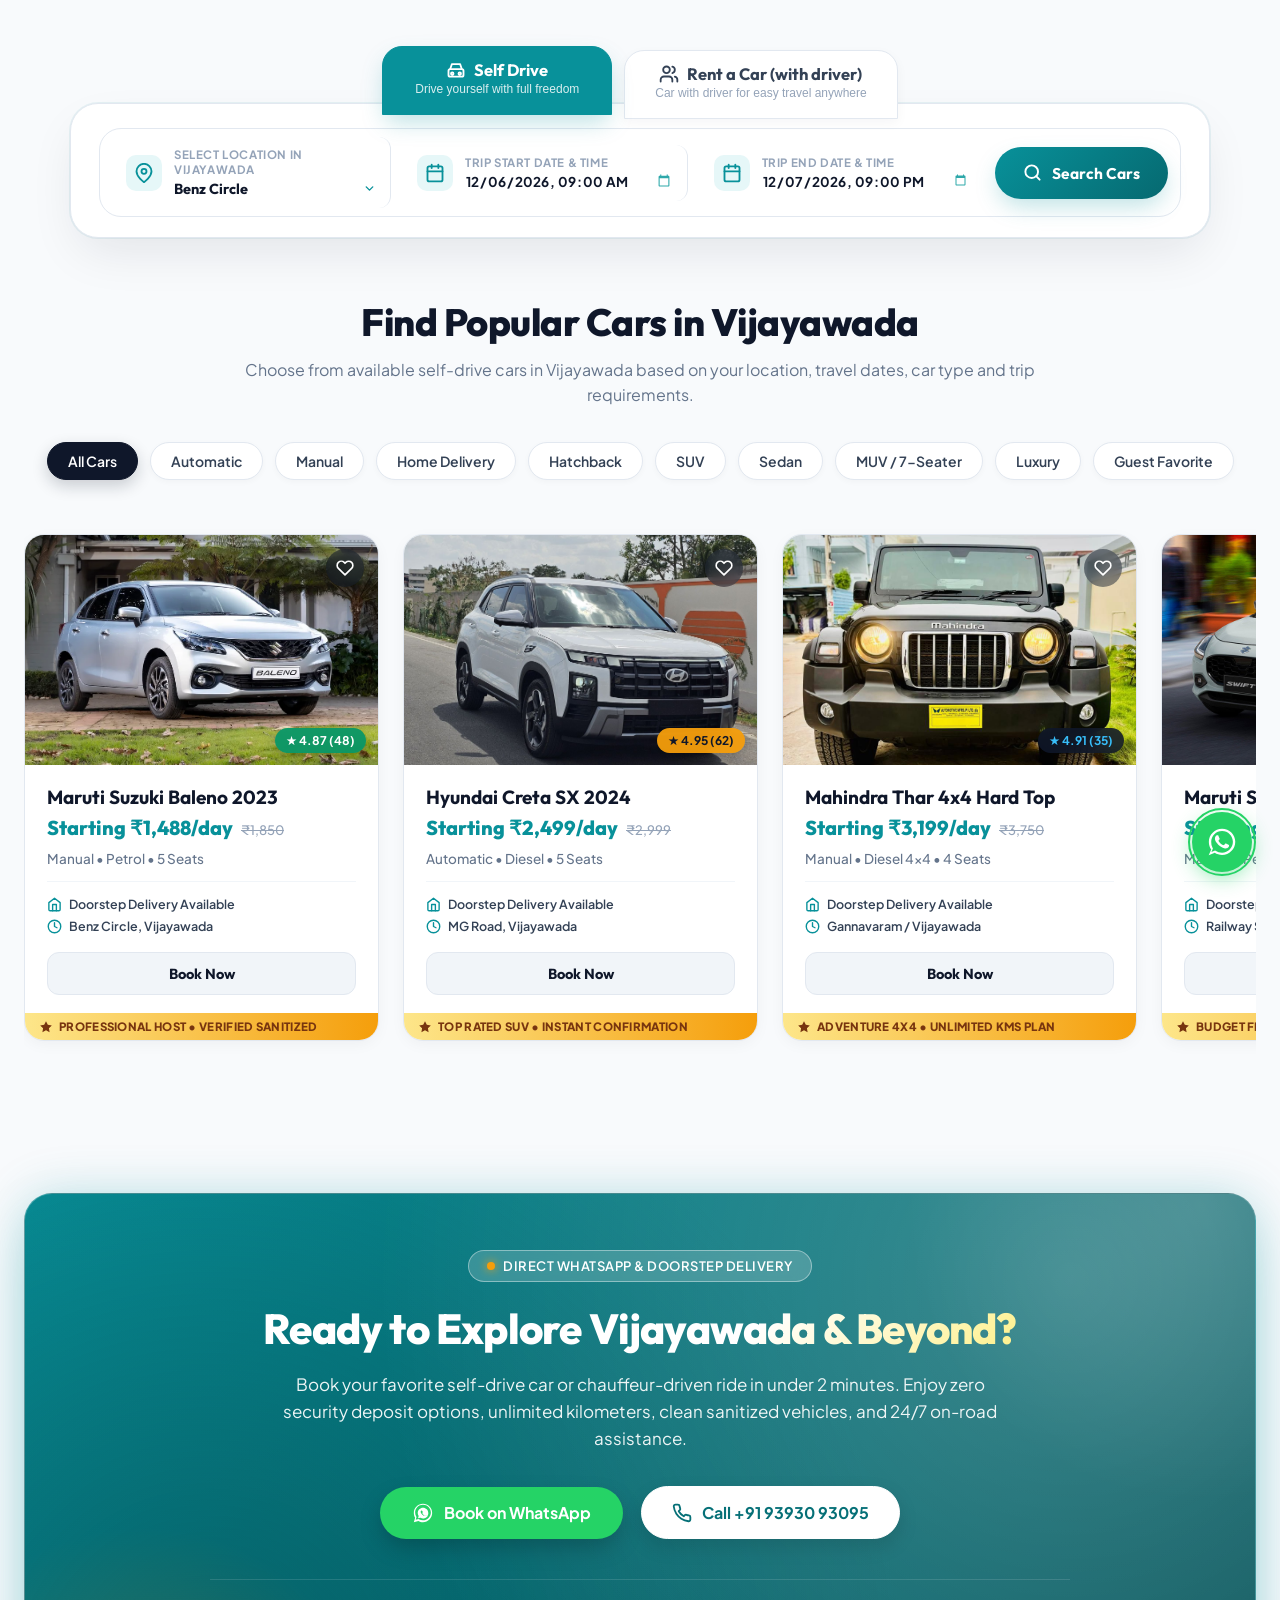
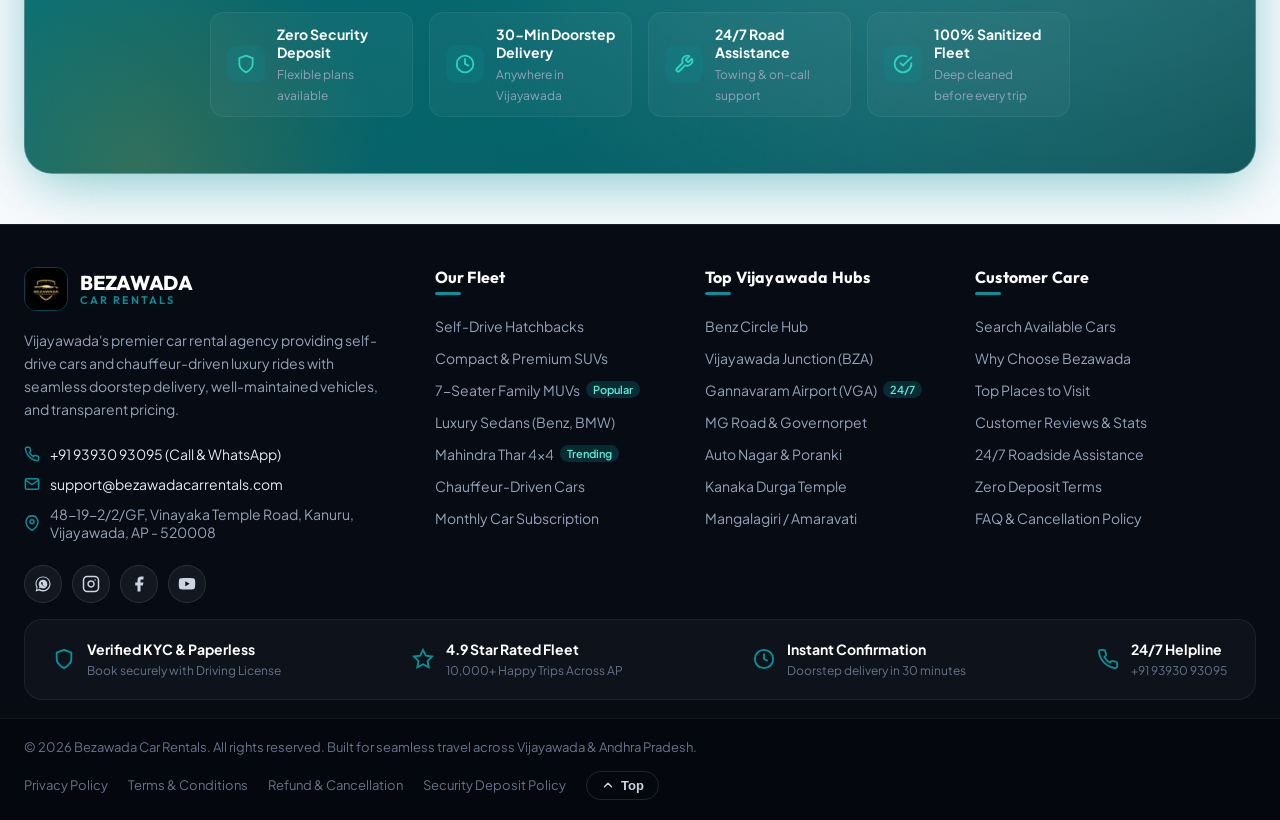
<file: cars_booking.html>
<!DOCTYPE html>
<html lang="en">

<head>
    <meta charset="UTF-8">
    <meta name="viewport" content="width=device-width, initial-scale=1.0">
    <title>Find Popular Cars in Vijayawada - Bezawada Car Rentals</title>
    <meta name="description" content="Explore and book verified self-drive cars, SUVs, sedans, and luxury vehicles across Vijayawada. Easy booking, doorstep delivery, and unlimited kms.">

    <!-- Favicon / App Icons -->
    <link rel="icon" type="image/x-icon" href="favicon.ico">
    <link rel="icon" type="image/png" sizes="32x32" href="favicon-32x32.png">
    <link rel="icon" type="image/png" sizes="16x16" href="favicon-16x16.png">
    <link rel="apple-touch-icon" sizes="180x180" href="apple-touch-icon.png">
    <link rel="icon" type="image/jpeg" href="logo/logo.jpeg">
    <link rel="shortcut icon" href="favicon.ico">

    <!-- Open Graph / Social Media -->
    <meta property="og:type" content="website">
    <meta property="og:title" content="Find Popular Cars in Vijayawada - Bezawada Car Rentals">
    <meta property="og:description" content="Explore and book verified self-drive cars, SUVs, sedans, and luxury vehicles across Vijayawada.">
    <meta property="og:image" content="logo/logo.jpeg">

    <!-- Google Fonts: Outfit & Plus Jakarta Sans -->
    <link rel="preconnect" href="https://fonts.googleapis.com">
    <link rel="preconnect" href="https://fonts.gstatic.com" crossorigin>
    <link href="https://fonts.googleapis.com/css2?family=Outfit:wght@500;600;700;800&family=Plus+Jakarta+Sans:wght@400;500;600;700&display=swap" rel="stylesheet">

    <link rel="stylesheet" href="cars_booking.css">
</head>

<body>

    <div class="page-wrapper">

        <!-- ==========================================================================
             1. SEARCH & BOOKING BAR (Zoomcar Style - 2 Options Only)
             ========================================================================== -->
        <section class="search-widget-container" id="searchWidget">

            <!-- 2 Options Switcher Only -->
            <div class="search-tabs" role="tablist">
                <button class="search-tab-btn active" id="tabSelfDrive" type="button" role="tab" aria-selected="true">
                    <div class="tab-title">
                        <svg viewBox="0 0 24 24" width="20" height="20" fill="none" stroke="currentColor" stroke-width="2.2" stroke-linecap="round" stroke-linejoin="round">
                            <rect x="3" y="11" width="18" height="9" rx="2" />
                            <circle cx="7.5" cy="16.5" r="1.5" />
                            <circle cx="16.5" cy="16.5" r="1.5" />
                            <path d="M5 11l2-6h10l2 6" />
                        </svg>
                        Self Drive
                    </div>
                    <div class="tab-sub">Drive yourself with full freedom</div>
                </button>

                <button class="search-tab-btn" id="tabWithDriver" type="button" role="tab" aria-selected="false">
                    <div class="tab-title">
                        <svg viewBox="0 0 24 24" width="20" height="20" fill="none" stroke="currentColor" stroke-width="2.2" stroke-linecap="round" stroke-linejoin="round">
                            <path d="M16 21v-2a4 4 0 0 0-4-4H6a4 4 0 0 0-4 4v2" />
                            <circle cx="9" cy="7" r="4" />
                            <path d="M22 21v-2a4 4 0 0 0-3-3.87" />
                            <path d="M16 3.13a4 4 0 0 1 0 7.75" />
                        </svg>
                        Rent a Car (with driver)
                    </div>
                    <div class="tab-sub">Car with driver for easy travel anywhere</div>
                </button>
            </div>

            <!-- Search Fields Card -->
            <div class="search-box-card">
                <form id="carSearchForm" onsubmit="event.preventDefault(); handleSearchSubmit();">
                    <div class="search-fields-grid">

                        <!-- Select Location in Vijayawada -->
                        <div class="search-field" id="fieldLocation" tabindex="0">
                            <div class="field-icon">
                                <svg viewBox="0 0 24 24" width="20" height="20" fill="none" stroke="currentColor" stroke-width="2.2" stroke-linecap="round" stroke-linejoin="round">
                                    <path d="M21 10c0 7-9 13-9 13s-9-6-9-13a9 9 0 0 1 18 0z" />
                                    <circle cx="12" cy="10" r="3" />
                                </svg>
                            </div>
                            <div class="field-content">
                                <span class="field-label">Select Location in Vijayawada</span>
                                <select class="field-input" id="locationSelect" aria-label="Select Location in Vijayawada">
                                    <option value="Benz Circle" selected>Benz Circle</option>
                                    <option value="Vijayawada Railway Station">Vijayawada Railway Station</option>
                                    <option value="Gannavaram Airport">Gannavaram Airport</option>
                                    <option value="MG Road (Bandar Road)">MG Road (Bandar Road)</option>
                                    <option value="Auto Nagar">Auto Nagar</option>
                                    <option value="Governorpet / Besant Road">Governorpet / Besant Road</option>
                                    <option value="Kanaka Durga Temple / One Town">Kanaka Durga Temple / One Town</option>
                                    <option value="Enikepadu / Ramavarappadu">Enikepadu / Ramavarappadu</option>
                                    <option value="Poranki / Penamaluru">Poranki / Penamaluru</option>
                                    <option value="Bhavanipuram / Gollapudi">Bhavanipuram / Gollapudi</option>
                                    <option value="Doorstep Delivery (Vijayawada)">Doorstep Delivery (Anywhere in Vijayawada)</option>
                                </select>
                            </div>
                        </div>

                        <!-- Trip Start Date & Time -->
                        <div class="search-field" id="fieldStart" tabindex="0">
                            <div class="field-icon">
                                <svg viewBox="0 0 24 24" width="20" height="20" fill="none" stroke="currentColor" stroke-width="2.2" stroke-linecap="round" stroke-linejoin="round">
                                    <rect x="3" y="4" width="18" height="18" rx="2" ry="2" />
                                    <line x1="16" y1="2" x2="16" y2="6" />
                                    <line x1="8" y1="2" x2="8" y2="6" />
                                    <line x1="3" y1="10" x2="21" y2="10" />
                                </svg>
                            </div>
                            <div class="field-content">
                                <span class="field-label">Trip Start Date &amp; Time</span>
                                <input type="datetime-local" class="field-input" id="tripStartDate" aria-label="Select Trip Start Date and Time">
                            </div>
                        </div>

                        <!-- Trip End Date & Time -->
                        <div class="search-field no-divider" id="fieldEnd" tabindex="0">
                            <div class="field-icon">
                                <svg viewBox="0 0 24 24" width="20" height="20" fill="none" stroke="currentColor" stroke-width="2.2" stroke-linecap="round" stroke-linejoin="round">
                                    <rect x="3" y="4" width="18" height="18" rx="2" ry="2" />
                                    <line x1="16" y1="2" x2="16" y2="6" />
                                    <line x1="8" y1="2" x2="8" y2="6" />
                                    <line x1="3" y1="10" x2="21" y2="10" />
                                </svg>
                            </div>
                            <div class="field-content">
                                <span class="field-label">Trip End Date &amp; Time</span>
                                <input type="datetime-local" class="field-input" id="tripEndDate" aria-label="Select Trip End Date and Time">
                            </div>
                        </div>

                        <!-- Search Button -->
                        <button type="submit" class="btn-search-cars" id="btnSearchSubmit">
                            <svg viewBox="0 0 24 24" width="19" height="19" fill="none" stroke="currentColor" stroke-width="2.4" stroke-linecap="round" stroke-linejoin="round">
                                <circle cx="11" cy="11" r="8" />
                                <line x1="21" y1="21" x2="16.65" y2="16.65" />
                            </svg>
                            Search Cars
                        </button>

                    </div>
                </form>
            </div>

        </section>

        <!-- ==========================================================================
             2. POPULAR CARS IN VIJAYAWADA SECTION (Zoomcar Cards Grid)
             ========================================================================== -->
        <section class="cars-section" id="popularCarsSection">

            <div class="cars-header">
                <h2>Find Popular Cars in Vijayawada</h2>
                <p>Choose from available self-drive cars in Vijayawada based on your location, travel dates, car type and trip requirements.</p>
            </div>

            <!-- Category Filter Pills -->
            <div class="filter-pills-bar" role="tablist">
                <button class="filter-pill active" data-category="all" type="button">All Cars</button>
                <button class="filter-pill" data-category="automatic" type="button">Automatic</button>
                <button class="filter-pill" data-category="manual" type="button">Manual</button>
                <button class="filter-pill" data-category="home-delivery" type="button">Home Delivery</button>
                <button class="filter-pill" data-category="hatchback" type="button">Hatchback</button>
                <button class="filter-pill" data-category="suv" type="button">SUV</button>
                <button class="filter-pill" data-category="sedan" type="button">Sedan</button>
                <button class="filter-pill" data-category="muv" type="button">MUV / 7-Seater</button>
                <button class="filter-pill" data-category="luxury" type="button">Luxury</button>
                <button class="filter-pill" data-category="guest-fav" type="button">Guest Favorite</button>
            </div>

            <!-- Single Line Horizontal Slider with Round Navigation Buttons -->
            <div class="cars-carousel-wrapper">

                <button class="slider-round-btn prev-btn" id="sliderPrevBtn" aria-label="Previous Cars" type="button" onclick="scrollCarsSlider(-1)">
                    <svg viewBox="0 0 24 24" width="22" height="22" fill="none" stroke="currentColor" stroke-width="2.6" stroke-linecap="round" stroke-linejoin="round">
                        <polyline points="15 18 9 12 15 6"></polyline>
                    </svg>
                </button>

                <div class="cars-slider-track" id="carsSliderTrack">

                    <!-- 1. Baleno -->
                    <div class="car-card" data-category="hatchback home-delivery guest-fav manual" tabindex="0">
                        <div class="card-media">
                            <img src="cars/Baleno.jpeg" alt="Maruti Suzuki Baleno" class="img-align-baleno" loading="lazy">
                            <button class="btn-wishlist" type="button" aria-label="Add to wishlist" onclick="toggleWishlist(this, event)">
                                <svg viewBox="0 0 24 24" width="18" height="18" fill="none" stroke="currentColor" stroke-width="2.2" stroke-linecap="round" stroke-linejoin="round">
                                    <path d="M20.84 4.61a5.5 5.5 0 0 0-7.78 0L12 5.67l-1.06-1.06a5.5 5.5 0 0 0-7.78 7.78l1.06 1.06L12 21.23l7.78-7.78 1.06-1.06a5.5 5.5 0 0 0 0-7.78z" />
                                </svg>
                            </button>
                            <div class="card-rating-badge rating-green">
                                ★ 4.87 (48)
                            </div>
                        </div>
                        <div class="card-body">
                            <h3 class="car-title">Maruti Suzuki Baleno 2023</h3>
                            <div class="car-pricing-row">
                                <span class="price-main">Starting ₹1,488/day</span>
                                <span class="price-sub">₹1,850</span>
                            </div>
                            <div class="car-specs">Manual • Petrol • 5 Seats</div>
                            <div class="card-perks">
                                <div class="perk-item">
                                     <svg viewBox="0 0 24 24" width="15" height="15" fill="none" stroke="currentColor" stroke-width="2.2" stroke-linecap="round" stroke-linejoin="round"><path d="M3 9l9-7 9 7v11a2 2 0 0 1-2 2H5a2 2 0 0 1-2-2z"></path><polyline points="9 22 9 12 15 12 15 22"></polyline></svg>
                                    <span>Doorstep Delivery Available</span>
                                </div>
                                <div class="perk-item">
                                    <svg viewBox="0 0 24 24" width="15" height="15" fill="none" stroke="currentColor" stroke-width="2.2" stroke-linecap="round" stroke-linejoin="round"><circle cx="12" cy="12" r="10"></circle><polyline points="12 6 12 12 16 14"></polyline></svg>
                                    <span>Benz Circle, Vijayawada</span>
                                </div>
                            </div>
                            <div class="card-action">
                                <button class="btn-book-card" type="button" onclick="bookCar('Maruti Suzuki Baleno 2023', 'Starting ₹1,488/day', 'Manual • Petrol • 5 Seats')">Book Now</button>
                            </div>
                        </div>
                        <div class="host-badge-bar">
                            <svg viewBox="0 0 24 24" width="14" height="14" fill="currentColor"><path d="M12 2l3.09 6.26L22 9.27l-5 4.87 1.18 6.88L12 17.77l-6.18 3.25L7 14.14 2 9.27l6.91-1.01L12 2z"/></svg>
                            Professional Host • Verified Sanitized
                        </div>
                    </div>

                    <!-- 2. Creta -->
                    <div class="car-card" data-category="suv home-delivery guest-fav automatic" tabindex="0">
                        <div class="card-media">
                            <img src="cars/CRETA.jpeg" alt="Hyundai Creta" class="img-align-creta" loading="lazy">
                            <button class="btn-wishlist" type="button" aria-label="Add to wishlist" onclick="toggleWishlist(this, event)">
                                <svg viewBox="0 0 24 24" width="18" height="18" fill="none" stroke="currentColor" stroke-width="2.2" stroke-linecap="round" stroke-linejoin="round">
                                    <path d="M20.84 4.61a5.5 5.5 0 0 0-7.78 0L12 5.67l-1.06-1.06a5.5 5.5 0 0 0-7.78 7.78l1.06 1.06L12 21.23l7.78-7.78 1.06-1.06a5.5 5.5 0 0 0 0-7.78z" />
                                </svg>
                            </button>
                            <div class="card-rating-badge rating-gold">
                                ★ 4.95 (62)
                            </div>
                        </div>
                        <div class="card-body">
                            <h3 class="car-title">Hyundai Creta SX 2024</h3>
                            <div class="car-pricing-row">
                                <span class="price-main">Starting ₹2,499/day</span>
                                <span class="price-sub">₹2,999</span>
                            </div>
                            <div class="car-specs">Automatic • Diesel • 5 Seats</div>
                            <div class="card-perks">
                                <div class="perk-item">
                                    <svg viewBox="0 0 24 24" width="15" height="15" fill="none" stroke="currentColor" stroke-width="2.2" stroke-linecap="round" stroke-linejoin="round"><path d="M3 9l9-7 9 7v11a2 2 0 0 1-2 2H5a2 2 0 0 1-2-2z"></path><polyline points="9 22 9 12 15 12 15 22"></polyline></svg>
                                    <span>Doorstep Delivery Available</span>
                                </div>
                                <div class="perk-item">
                                    <svg viewBox="0 0 24 24" width="15" height="15" fill="none" stroke="currentColor" stroke-width="2.2" stroke-linecap="round" stroke-linejoin="round"><circle cx="12" cy="12" r="10"></circle><polyline points="12 6 12 12 16 14"></polyline></svg>
                                    <span>MG Road, Vijayawada</span>
                                </div>
                            </div>
                            <div class="card-action">
                                <button class="btn-book-card" type="button" onclick="bookCar('Hyundai Creta SX 2024', 'Starting ₹2,499/day', 'Automatic • Diesel • 5 Seats')">Book Now</button>
                            </div>
                        </div>
                        <div class="host-badge-bar">
                            <svg viewBox="0 0 24 24" width="14" height="14" fill="currentColor"><path d="M12 2l3.09 6.26L22 9.27l-5 4.87 1.18 6.88L12 17.77l-6.18 3.25L7 14.14 2 9.27l6.91-1.01L12 2z"/></svg>
                            Top Rated SUV • Instant Confirmation
                        </div>
                    </div>

                    <!-- 3. Thar -->
                    <div class="car-card" data-category="suv home-delivery manual" tabindex="0">
                        <div class="card-media">
                            <img src="cars/THAR.jpeg" alt="Mahindra Thar" class="img-align-thar" loading="lazy">
                            <button class="btn-wishlist" type="button" aria-label="Add to wishlist" onclick="toggleWishlist(this, event)">
                                <svg viewBox="0 0 24 24" width="18" height="18" fill="none" stroke="currentColor" stroke-width="2.2" stroke-linecap="round" stroke-linejoin="round">
                                    <path d="M20.84 4.61a5.5 5.5 0 0 0-7.78 0L12 5.67l-1.06-1.06a5.5 5.5 0 0 0-7.78 7.78l1.06 1.06L12 21.23l7.78-7.78 1.06-1.06a5.5 5.5 0 0 0 0-7.78z" />
                                </svg>
                            </button>
                            <div class="card-rating-badge rating-dark">
                                ★ 4.91 (35)
                            </div>
                        </div>
                        <div class="card-body">
                            <h3 class="car-title">Mahindra Thar 4x4 Hard Top</h3>
                            <div class="car-pricing-row">
                                <span class="price-main">Starting ₹3,199/day</span>
                                <span class="price-sub">₹3,750</span>
                            </div>
                            <div class="car-specs">Manual • Diesel 4x4 • 4 Seats</div>
                            <div class="card-perks">
                                <div class="perk-item">
                                    <svg viewBox="0 0 24 24" width="15" height="15" fill="none" stroke="currentColor" stroke-width="2.2" stroke-linecap="round" stroke-linejoin="round"><path d="M3 9l9-7 9 7v11a2 2 0 0 1-2 2H5a2 2 0 0 1-2-2z"></path><polyline points="9 22 9 12 15 12 15 22"></polyline></svg>
                                    <span>Doorstep Delivery Available</span>
                                </div>
                                <div class="perk-item">
                                    <svg viewBox="0 0 24 24" width="15" height="15" fill="none" stroke="currentColor" stroke-width="2.2" stroke-linecap="round" stroke-linejoin="round"><circle cx="12" cy="12" r="10"></circle><polyline points="12 6 12 12 16 14"></polyline></svg>
                                    <span>Gannavaram / Vijayawada</span>
                                </div>
                            </div>
                            <div class="card-action">
                                <button class="btn-book-card" type="button" onclick="bookCar('Mahindra Thar 4x4 Hard Top', 'Starting ₹3,199/day', 'Manual • Diesel 4x4 • 4 Seats')">Book Now</button>
                            </div>
                        </div>
                        <div class="host-badge-bar">
                            <svg viewBox="0 0 24 24" width="14" height="14" fill="currentColor"><path d="M12 2l3.09 6.26L22 9.27l-5 4.87 1.18 6.88L12 17.77l-6.18 3.25L7 14.14 2 9.27l6.91-1.01L12 2z"/></svg>
                            Adventure 4x4 • Unlimited Kms Plan
                        </div>
                    </div>

                    <!-- 4. Swift -->
                    <div class="car-card" data-category="hatchback home-delivery manual" tabindex="0">
                        <div class="card-media">
                            <img src="cars/SWIFT.jpeg" alt="Maruti Suzuki Swift" class="img-align-swift" loading="lazy">
                            <button class="btn-wishlist" type="button" aria-label="Add to wishlist" onclick="toggleWishlist(this, event)">
                                <svg viewBox="0 0 24 24" width="18" height="18" fill="none" stroke="currentColor" stroke-width="2.2" stroke-linecap="round" stroke-linejoin="round">
                                    <path d="M20.84 4.61a5.5 5.5 0 0 0-7.78 0L12 5.67l-1.06-1.06a5.5 5.5 0 0 0-7.78 7.78l1.06 1.06L12 21.23l7.78-7.78 1.06-1.06a5.5 5.5 0 0 0 0-7.78z" />
                                </svg>
                            </button>
                            <div class="card-rating-badge rating-green">
                                ★ 4.82 (55)
                            </div>
                        </div>
                        <div class="card-body">
                            <h3 class="car-title">Maruti Suzuki Swift ZXi</h3>
                            <div class="car-pricing-row">
                                <span class="price-main">Starting ₹1,399/day</span>
                                <span class="price-sub">₹1,700</span>
                            </div>
                            <div class="car-specs">Manual • Petrol • 5 Seats</div>
                            <div class="card-perks">
                                <div class="perk-item">
                                    <svg viewBox="0 0 24 24" width="15" height="15" fill="none" stroke="currentColor" stroke-width="2.2" stroke-linecap="round" stroke-linejoin="round"><path d="M3 9l9-7 9 7v11a2 2 0 0 1-2 2H5a2 2 0 0 1-2-2z"></path><polyline points="9 22 9 12 15 12 15 22"></polyline></svg>
                                    <span>Doorstep Delivery Available</span>
                                </div>
                                <div class="perk-item">
                                    <svg viewBox="0 0 24 24" width="15" height="15" fill="none" stroke="currentColor" stroke-width="2.2" stroke-linecap="round" stroke-linejoin="round"><circle cx="12" cy="12" r="10"></circle><polyline points="12 6 12 12 16 14"></polyline></svg>
                                    <span>Railway Station, Vijayawada</span>
                                </div>
                            </div>
                            <div class="card-action">
                                <button class="btn-book-card" type="button" onclick="bookCar('Maruti Suzuki Swift ZXi', 'Starting ₹1,399/day', 'Manual • Petrol • 5 Seats')">Book Now</button>
                            </div>
                        </div>
                        <div class="host-badge-bar">
                            <svg viewBox="0 0 24 24" width="14" height="14" fill="currentColor"><path d="M12 2l3.09 6.26L22 9.27l-5 4.87 1.18 6.88L12 17.77l-6.18 3.25L7 14.14 2 9.27l6.91-1.01L12 2z"/></svg>
                            Budget Friendly • High Mileage
                        </div>
                    </div>

                    <!-- 5. Innova Crysta -->
                    <div class="car-card" data-category="muv home-delivery guest-fav automatic" tabindex="0">
                        <div class="card-media">
                            <img src="cars/INNOVA CRYSTA.jpeg" alt="Toyota Innova Crysta" class="img-align-innova" loading="lazy">
                            <button class="btn-wishlist" type="button" aria-label="Add to wishlist" onclick="toggleWishlist(this, event)">
                                <svg viewBox="0 0 24 24" width="18" height="18" fill="none" stroke="currentColor" stroke-width="2.2" stroke-linecap="round" stroke-linejoin="round">
                                    <path d="M20.84 4.61a5.5 5.5 0 0 0-7.78 0L12 5.67l-1.06-1.06a5.5 5.5 0 0 0-7.78 7.78l1.06 1.06L12 21.23l7.78-7.78 1.06-1.06a5.5 5.5 0 0 0 0-7.78z" />
                                </svg>
                            </button>
                            <div class="card-rating-badge rating-gold">
                                ★ 4.98 (80)
                            </div>
                        </div>
                        <div class="card-body">
                            <h3 class="car-title">Toyota Innova Crysta 2.4 VX</h3>
                            <div class="car-pricing-row">
                                <span class="price-main">Starting ₹3,899/day</span>
                                <span class="price-sub">₹4,499</span>
                            </div>
                            <div class="car-specs">Automatic • Diesel • 7 Seats</div>
                            <div class="card-perks">
                                <div class="perk-item">
                                    <svg viewBox="0 0 24 24" width="15" height="15" fill="none" stroke="currentColor" stroke-width="2.2" stroke-linecap="round" stroke-linejoin="round"><path d="M3 9l9-7 9 7v11a2 2 0 0 1-2 2H5a2 2 0 0 1-2-2z"></path><polyline points="9 22 9 12 15 12 15 22"></polyline></svg>
                                    <span>Doorstep Delivery Available</span>
                                </div>
                                <div class="perk-item">
                                    <svg viewBox="0 0 24 24" width="15" height="15" fill="none" stroke="currentColor" stroke-width="2.2" stroke-linecap="round" stroke-linejoin="round"><circle cx="12" cy="12" r="10"></circle><polyline points="12 6 12 12 16 14"></polyline></svg>
                                    <span>Benz Circle, Vijayawada</span>
                                </div>
                            </div>
                            <div class="card-action">
                                <button class="btn-book-card" type="button" onclick="bookCar('Toyota Innova Crysta 2.4 VX', 'Starting ₹3,899/day', 'Automatic • Diesel • 7 Seats')">Book Now</button>
                            </div>
                        </div>
                        <div class="host-badge-bar">
                            <svg viewBox="0 0 24 24" width="14" height="14" fill="currentColor"><path d="M12 2l3.09 6.26L22 9.27l-5 4.87 1.18 6.88L12 17.77l-6.18 3.25L7 14.14 2 9.27l6.91-1.01L12 2z"/></svg>
                            Family Favorite • Ultimate Highway Comfort
                        </div>
                    </div>

                    <!-- 6. Honda City -->
                    <div class="car-card" data-category="sedan home-delivery automatic" tabindex="0">
                        <div class="card-media">
                            <img src="cars/Honda City.jpeg" alt="Honda City" class="img-align-city" loading="lazy">
                            <button class="btn-wishlist" type="button" aria-label="Add to wishlist" onclick="toggleWishlist(this, event)">
                                <svg viewBox="0 0 24 24" width="18" height="18" fill="none" stroke="currentColor" stroke-width="2.2" stroke-linecap="round" stroke-linejoin="round">
                                    <path d="M20.84 4.61a5.5 5.5 0 0 0-7.78 0L12 5.67l-1.06-1.06a5.5 5.5 0 0 0-7.78 7.78l1.06 1.06L12 21.23l7.78-7.78 1.06-1.06a5.5 5.5 0 0 0 0-7.78z" />
                                </svg>
                            </button>
                            <div class="card-rating-badge rating-green">
                                ★ 4.89 (41)
                            </div>
                        </div>
                        <div class="card-body">
                            <h3 class="car-title">Honda City 5th Gen ZX</h3>
                            <div class="car-pricing-row">
                                <span class="price-main">Starting ₹2,199/day</span>
                                <span class="price-sub">₹2,600</span>
                            </div>
                            <div class="car-specs">CVT Automatic • Petrol • 5 Seats</div>
                            <div class="card-perks">
                                <div class="perk-item">
                                    <svg viewBox="0 0 24 24" width="15" height="15" fill="none" stroke="currentColor" stroke-width="2.2" stroke-linecap="round" stroke-linejoin="round"><path d="M3 9l9-7 9 7v11a2 2 0 0 1-2 2H5a2 2 0 0 1-2-2z"></path><polyline points="9 22 9 12 15 12 15 22"></polyline></svg>
                                    <span>Doorstep Delivery Available</span>
                                </div>
                                <div class="perk-item">
                                    <svg viewBox="0 0 24 24" width="15" height="15" fill="none" stroke="currentColor" stroke-width="2.2" stroke-linecap="round" stroke-linejoin="round"><circle cx="12" cy="12" r="10"></circle><polyline points="12 6 12 12 16 14"></polyline></svg>
                                    <span>Auto Nagar, Vijayawada</span>
                                </div>
                            </div>
                            <div class="card-action">
                                <button class="btn-book-card" type="button" onclick="bookCar('Honda City 5th Gen ZX', 'Starting ₹2,199/day', 'CVT Automatic • Petrol • 5 Seats')">Book Now</button>
                            </div>
                        </div>
                        <div class="host-badge-bar">
                            <svg viewBox="0 0 24 24" width="14" height="14" fill="currentColor"><path d="M12 2l3.09 6.26L22 9.27l-5 4.87 1.18 6.88L12 17.77l-6.18 3.25L7 14.14 2 9.27l6.91-1.01L12 2z"/></svg>
                            Executive Sedan • Sunroof &amp; Leather
                        </div>
                    </div>

                    <!-- 7. Mercedes-Benz C220D -->
                    <div class="car-card" data-category="luxury home-delivery automatic" tabindex="0">
                        <div class="card-media">
                            <img src="cars/BENZ C220D.jpeg" alt="Mercedes-Benz C220D" class="img-align-benz" loading="lazy">
                            <button class="btn-wishlist" type="button" aria-label="Add to wishlist" onclick="toggleWishlist(this, event)">
                                <svg viewBox="0 0 24 24" width="18" height="18" fill="none" stroke="currentColor" stroke-width="2.2" stroke-linecap="round" stroke-linejoin="round">
                                    <path d="M20.84 4.61a5.5 5.5 0 0 0-7.78 0L12 5.67l-1.06-1.06a5.5 5.5 0 0 0-7.78 7.78l1.06 1.06L12 21.23l7.78-7.78 1.06-1.06a5.5 5.5 0 0 0 0-7.78z" />
                                </svg>
                            </button>
                            <div class="card-rating-badge rating-gold">
                                ★ 5.00 (22)
                            </div>
                        </div>
                        <div class="card-body">
                            <h3 class="car-title">Mercedes-Benz C220D</h3>
                            <div class="car-pricing-row">
                                <span class="price-main">Starting ₹7,999/day</span>
                                <span class="price-sub">₹9,500</span>
                            </div>
                            <div class="car-specs">9G-Tronic Auto • Diesel • 5 Seats</div>
                            <div class="card-perks">
                                <div class="perk-item">
                                    <svg viewBox="0 0 24 24" width="15" height="15" fill="none" stroke="currentColor" stroke-width="2.2" stroke-linecap="round" stroke-linejoin="round"><path d="M3 9l9-7 9 7v11a2 2 0 0 1-2 2H5a2 2 0 0 1-2-2z"></path><polyline points="9 22 9 12 15 12 15 22"></polyline></svg>
                                    <span>Chauffeur &amp; Self-Drive Delivery</span>
                                </div>
                                <div class="perk-item">
                                    <svg viewBox="0 0 24 24" width="15" height="15" fill="none" stroke="currentColor" stroke-width="2.2" stroke-linecap="round" stroke-linejoin="round"><circle cx="12" cy="12" r="10"></circle><polyline points="12 6 12 12 16 14"></polyline></svg>
                                    <span>VIP Delivery Across Vijayawada</span>
                                </div>
                            </div>
                            <div class="card-action">
                                <button class="btn-book-card" type="button" onclick="bookCar('Mercedes-Benz C220D', 'Starting ₹7,999/day', '9G-Tronic Auto • Diesel • 5 Seats')">Book Now</button>
                            </div>
                        </div>
                        <div class="host-badge-bar">
                            <svg viewBox="0 0 24 24" width="14" height="14" fill="currentColor"><path d="M12 2l3.09 6.26L22 9.27l-5 4.87 1.18 6.88L12 17.77l-6.18 3.25L7 14.14 2 9.27l6.91-1.01L12 2z"/></svg>
                            Luxury Fleet • Weddings &amp; Events
                        </div>
                    </div>

                    <!-- 8. BMW 320D -->
                    <div class="car-card" data-category="luxury home-delivery automatic" tabindex="0">
                        <div class="card-media">
                            <img src="cars/BMW 320D.jpeg" alt="BMW 320D" class="img-align-bmw" loading="lazy">
                            <button class="btn-wishlist" type="button" aria-label="Add to wishlist" onclick="toggleWishlist(this, event)">
                                <svg viewBox="0 0 24 24" width="18" height="18" fill="none" stroke="currentColor" stroke-width="2.2" stroke-linecap="round" stroke-linejoin="round">
                                    <path d="M20.84 4.61a5.5 5.5 0 0 0-7.78 0L12 5.67l-1.06-1.06a5.5 5.5 0 0 0-7.78 7.78l1.06 1.06L12 21.23l7.78-7.78 1.06-1.06a5.5 5.5 0 0 0 0-7.78z" />
                                </svg>
                            </button>
                            <div class="card-rating-badge rating-gold">
                                ★ 4.96 (19)
                            </div>
                        </div>
                        <div class="card-body">
                            <h3 class="car-title">BMW 3 Series 320D</h3>
                            <div class="car-pricing-row">
                                <span class="price-main">Starting ₹7,499/day</span>
                                <span class="price-sub">₹8,900</span>
                            </div>
                            <div class="car-specs">Steptronic Auto • Diesel • 5 Seats</div>
                            <div class="card-perks">
                                <div class="perk-item">
                                    <svg viewBox="0 0 24 24" width="15" height="15" fill="none" stroke="currentColor" stroke-width="2.2" stroke-linecap="round" stroke-linejoin="round"><path d="M3 9l9-7 9 7v11a2 2 0 0 1-2 2H5a2 2 0 0 1-2-2z"></path><polyline points="9 22 9 12 15 12 15 22"></polyline></svg>
                                    <span>Doorstep Delivery Available</span>
                                </div>
                                <div class="perk-item">
                                    <svg viewBox="0 0 24 24" width="15" height="15" fill="none" stroke="currentColor" stroke-width="2.2" stroke-linecap="round" stroke-linejoin="round"><circle cx="12" cy="12" r="10"></circle><polyline points="12 6 12 12 16 14"></polyline></svg>
                                    <span>Airport &amp; Vijayawada Hub</span>
                                </div>
                            </div>
                            <div class="card-action">
                                <button class="btn-book-card" type="button" onclick="bookCar('BMW 3 Series 320D', 'Starting ₹7,499/day', 'Steptronic Auto • Diesel • 5 Seats')">Book Now</button>
                            </div>
                        </div>
                        <div class="host-badge-bar">
                            <svg viewBox="0 0 24 24" width="14" height="14" fill="currentColor"><path d="M12 2l3.09 6.26L22 9.27l-5 4.87 1.18 6.88L12 17.77l-6.18 3.25L7 14.14 2 9.27l6.91-1.01L12 2z"/></svg>
                            Sheer Driving Pleasure • Premium Sport
                        </div>
                    </div>

                    <!-- 9. XUV700 -->
                    <div class="car-card" data-category="suv muv home-delivery automatic" tabindex="0">
                        <div class="card-media">
                            <img src="cars/XUV700.jpeg" alt="Mahindra XUV700" class="img-align-xuv" loading="lazy">
                            <button class="btn-wishlist" type="button" aria-label="Add to wishlist" onclick="toggleWishlist(this, event)">
                                <svg viewBox="0 0 24 24" width="18" height="18" fill="none" stroke="currentColor" stroke-width="2.2" stroke-linecap="round" stroke-linejoin="round">
                                    <path d="M20.84 4.61a5.5 5.5 0 0 0-7.78 0L12 5.67l-1.06-1.06a5.5 5.5 0 0 0-7.78 7.78l1.06 1.06L12 21.23l7.78-7.78 1.06-1.06a5.5 5.5 0 0 0 0-7.78z" />
                                </svg>
                            </button>
                            <div class="card-rating-badge rating-gold">
                                ★ 4.93 (37)
                            </div>
                        </div>
                        <div class="card-body">
                            <h3 class="car-title">Mahindra XUV700 AX7</h3>
                            <div class="car-pricing-row">
                                <span class="price-main">Starting ₹3,499/day</span>
                                <span class="price-sub">₹4,100</span>
                            </div>
                            <div class="car-specs">Automatic • Diesel • 7 Seats</div>
                            <div class="card-perks">
                                <div class="perk-item">
                                    <svg viewBox="0 0 24 24" width="15" height="15" fill="none" stroke="currentColor" stroke-width="2.2" stroke-linecap="round" stroke-linejoin="round"><path d="M3 9l9-7 9 7v11a2 2 0 0 1-2 2H5a2 2 0 0 1-2-2z"></path><polyline points="9 22 9 12 15 12 15 22"></polyline></svg>
                                    <span>Doorstep Delivery Available</span>
                                </div>
                                <div class="perk-item">
                                    <svg viewBox="0 0 24 24" width="15" height="15" fill="none" stroke="currentColor" stroke-width="2.2" stroke-linecap="round" stroke-linejoin="round"><circle cx="12" cy="12" r="10"></circle><polyline points="12 6 12 12 16 14"></polyline></svg>
                                    <span>Benz Circle, Vijayawada</span>
                                </div>
                            </div>
                            <div class="card-action">
                                <button class="btn-book-card" type="button" onclick="bookCar('Mahindra XUV700 AX7', 'Starting ₹3,499/day', 'Automatic • Diesel • 7 Seats')">Book Now</button>
                            </div>
                        </div>
                        <div class="host-badge-bar">
                            <svg viewBox="0 0 24 24" width="14" height="14" fill="currentColor"><path d="M12 2l3.09 6.26L22 9.27l-5 4.87 1.18 6.88L12 17.77l-6.18 3.25L7 14.14 2 9.27l6.91-1.01L12 2z"/></svg>
                            Panoramic Sunroof • ADAS Safety
                    </div>

                </div>

                <button class="slider-round-btn next-btn" id="sliderNextBtn" aria-label="Next Cars" type="button" onclick="scrollCarsSlider(1)">
                    <svg viewBox="0 0 24 24" width="22" height="22" fill="none" stroke="currentColor" stroke-width="2.6" stroke-linecap="round" stroke-linejoin="round">
                        <polyline points="9 18 15 12 9 6"></polyline>
                    </svg>
                </button>

            </div>

        </section>

    </div>

    <!-- ==========================================================================
         3. HIGH-CONVERTING LUXURY CTA SECTION
         ========================================================================== -->
    <section class="booking-cta-section" aria-label="Book Car Rental Now">
        <div class="cta-banner-card">
            <div class="cta-content-wrapper">
                <div class="cta-pill-tag">
                    <span class="pulse-dot"></span>
                    <span>Direct WhatsApp &amp; Doorstep Delivery</span>
                </div>
                
                <h2 class="cta-title">
                    Ready to Explore <span class="gradient-text">Vijayawada &amp; Beyond?</span>
                </h2>
                
                <p class="cta-desc">
                    Book your favorite self-drive car or chauffeur-driven ride in under 2 minutes. Enjoy zero security deposit options, unlimited kilometers, clean sanitized vehicles, and 24/7 on-road assistance.
                </p>
                
                <div class="cta-actions-row">
                    <a href="https://wa.me/919393093095?text=Hello%20Bezawada%20Car%20Rentals!%20I%20would%20like%20to%20inquire%20about%20booking%20a%20car." target="_blank" rel="noopener noreferrer" class="btn-cta-whatsapp" aria-label="Book via WhatsApp">
                        <svg viewBox="0 0 24 24" width="22" height="22" fill="currentColor">
                            <path d="M12.031 6.172c-3.181 0-5.767 2.586-5.768 5.766-.001 1.298.38 2.27 1.019 3.287l-.711 2.592 2.654-.696c1.004.582 1.777.822 2.806.822 3.181 0 5.767-2.587 5.767-5.766.001-3.182-2.585-5.805-5.767-5.805zm3.377 8.21c-.14.393-.715.753-1.009.799-.283.044-.645.064-1.04-.063-.585-.188-1.339-.533-2.316-1.511-.98-.98-1.325-1.734-1.514-2.32-.127-.395-.107-.757-.063-1.04.046-.294.406-.869.799-1.009.19-.068.396-.039.544.073l.87 1.258c.148.214.156.495.021.718l-.348.572c-.068.112-.083.247-.04.37.199.57.653 1.189 1.183 1.719.53.53 1.149.984 1.719 1.183.123.043.258.028.37-.04l.572-.348c.223-.135.504-.127.718.021l1.258.87c.112.148.141.354.073.544z"/>
                            <path d="M12 2C6.477 2 2 6.477 2 12c0 1.89.525 3.66 1.438 5.176L2 22l4.965-1.399C8.423 21.503 10.155 22 12 22c5.523 0 10-4.477 10-10S17.523 2 12 2zm0 18c-1.637 0-3.167-.47-4.464-1.284l-.32-.2-3.149.887.886-3.085-.207-.328C3.896 14.673 3.428 13.155 3.428 11.5 3.428 6.772 7.272 2.928 12 2.928 16.728 2.928 20.572 6.772 20.572 11.5 20.572 16.228 16.728 20 12 20z"/>
                        </svg>
                        <span>Book on WhatsApp</span>
                    </a>

                    <a href="tel:+919393093095" class="btn-cta-call" aria-label="Call Bezawada Car Rentals">
                        <svg viewBox="0 0 24 24" width="20" height="20" fill="none" stroke="currentColor" stroke-width="2.2" stroke-linecap="round" stroke-linejoin="round">
                            <path d="M22 16.92v3a2 2 0 0 1-2.18 2 19.79 19.79 0 0 1-8.63-3.07 19.5 19.5 0 0 1-6-6 19.79 19.79 0 0 1-3.07-8.67A2 2 0 0 1 4.11 2h3a2 2 0 0 1 2 1.72 12.84 12.84 0 0 0 .7 2.81 2 2 0 0 1-.45 2.11L8.09 9.91a16 16 0 0 0 6 6l1.27-1.27a2 2 0 0 1 2.11-.45 12.84 12.84 0 0 0 2.81.7A2 2 0 0 1 22 16.92z"></path>
                        </svg>
                        <span>Call +91 93930 93095</span>
                    </a>
                </div>

                <div class="cta-features-grid">
                    <div class="cta-feat-box">
                        <div class="cta-feat-icon">
                            <svg viewBox="0 0 24 24" width="20" height="20" fill="none" stroke="currentColor" stroke-width="2.2" stroke-linecap="round" stroke-linejoin="round"><path d="M12 22s8-4 8-10V5l-8-3-8 3v7c0 6 8 10 8 10z"></path></svg>
                        </div>
                        <div class="cta-feat-text">
                            <strong>Zero Security Deposit</strong>
                            <span>Flexible plans available</span>
                        </div>
                    </div>

                    <div class="cta-feat-box">
                        <div class="cta-feat-icon">
                            <svg viewBox="0 0 24 24" width="20" height="20" fill="none" stroke="currentColor" stroke-width="2.2" stroke-linecap="round" stroke-linejoin="round"><circle cx="12" cy="12" r="10"></circle><polyline points="12 6 12 12 16 14"></polyline></svg>
                        </div>
                        <div class="cta-feat-text">
                            <strong>30-Min Doorstep Delivery</strong>
                            <span>Anywhere in Vijayawada</span>
                        </div>
                    </div>

                    <div class="cta-feat-box">
                        <div class="cta-feat-icon">
                            <svg viewBox="0 0 24 24" width="20" height="20" fill="none" stroke="currentColor" stroke-width="2.2" stroke-linecap="round" stroke-linejoin="round"><path d="M14.7 6.3a1 1 0 0 0 0 1.4l1.6 1.6a1 1 0 0 0 1.4 0l3.77-3.77a6 6 0 0 1-7.94 7.94l-6.91 6.91a2.12 2.12 0 0 1-3-3l6.91-6.91a6 6 0 0 1 7.94-7.94l-3.76 3.76z"></path></svg>
                        </div>
                        <div class="cta-feat-text">
                            <strong>24/7 Road Assistance</strong>
                            <span>Towing &amp; on-call support</span>
                        </div>
                    </div>

                    <div class="cta-feat-box">
                        <div class="cta-feat-icon">
                            <svg viewBox="0 0 24 24" width="20" height="20" fill="none" stroke="currentColor" stroke-width="2.2" stroke-linecap="round" stroke-linejoin="round"><path d="M22 11.08V12a10 10 0 1 1-5.93-9.14"></path><polyline points="22 4 12 14.01 9 11.01"></polyline></svg>
                        </div>
                        <div class="cta-feat-text">
                            <strong>100% Sanitized Fleet</strong>
                            <span>Deep cleaned before every trip</span>
                        </div>
                    </div>
                </div>
            </div>
        </div>
    </section>

    <!-- ==========================================================================
         4. SITE FOOTER
         ========================================================================== -->
    <footer class="site-footer" role="contentinfo">
        <div class="footer-top-wrap">
            <div class="footer-main-grid">
                
                <!-- Col 1: Brand Info -->
                <div class="footer-brand-col">
                    <a href="index.html" class="footer-logo-link">
                        <img src="logo/logo.jpeg" alt="Bezawada Car Rentals Logo" class="footer-logo-img">
                        <div class="footer-brand-title">
                            BEZAWADA
                            <span>CAR RENTALS</span>
                        </div>
                    </a>
                    <p class="footer-about-text">
                        Vijayawada's premier car rental agency providing self-drive cars and chauffeur-driven luxury rides with seamless doorstep delivery, well-maintained vehicles, and transparent pricing.
                    </p>
                    <div class="footer-contact-details">
                        <a href="tel:+919393093095" class="footer-contact-row">
                            <svg viewBox="0 0 24 24" width="16" height="16" fill="none" stroke="currentColor" stroke-width="2.2"><path d="M22 16.92v3a2 2 0 0 1-2.18 2 19.79 19.79 0 0 1-8.63-3.07 19.5 19.5 0 0 1-6-6 19.79 19.79 0 0 1-3.07-8.67A2 2 0 0 1 4.11 2h3a2 2 0 0 1 2 1.72 12.84 12.84 0 0 0 .7 2.81 2 2 0 0 1-.45 2.11L8.09 9.91a16 16 0 0 0 6 6l1.27-1.27a2 2 0 0 1 2.11-.45 12.84 12.84 0 0 0 2.81.7A2 2 0 0 1 22 16.92z"></path></svg>
                            <span>+91 93930 93095 (Call &amp; WhatsApp)</span>
                        </a>
                        <a href="mailto:support@bezawadacarrentals.com" class="footer-contact-row">
                            <svg viewBox="0 0 24 24" width="16" height="16" fill="none" stroke="currentColor" stroke-width="2.2"><path d="M4 4h16c1.1 0 2 .9 2 2v12c0 1.1-.9 2-2 2H4c-1.1 0-2-.9-2-2V6c0-1.1.9-2 2-2z"></path><polyline points="22,6 12,13 2,6"></polyline></svg>
                            <span>support@bezawadacarrentals.com</span>
                        </a>
                        <a href="https://maps.app.goo.gl/FpaitXiBT1WkVSNq5" target="_blank" rel="noopener noreferrer" class="footer-contact-row" style="text-decoration: none; color: inherit;">
                            <svg viewBox="0 0 24 24" width="16" height="16" fill="none" stroke="currentColor" stroke-width="2.2"><path d="M21 10c0 7-9 13-9 13s-9-6-9-13a9 9 0 0 1 18 0z"></path><circle cx="12" cy="10" r="3"></circle></svg>
                            <span>48-19-2/2/GF, Vinayaka Temple Road, Kanuru, Vijayawada, AP - 520008</span>
                        </a>
                    </div>
                    <div class="footer-social-links">
                        <a href="https://wa.me/919393093095" target="_blank" rel="noopener" class="footer-social-btn" aria-label="WhatsApp">
                            <svg viewBox="0 0 24 24" width="18" height="18" fill="currentColor"><path d="M12.031 6.172c-3.181 0-5.767 2.586-5.768 5.766-.001 1.298.38 2.27 1.019 3.287l-.711 2.592 2.654-.696c1.004.582 1.777.822 2.806.822 3.181 0 5.767-2.587 5.767-5.766.001-3.182-2.585-5.805-5.767-5.805zm3.377 8.21c-.14.393-.715.753-1.009.799-.283.044-.645.064-1.04-.063-.585-.188-1.339-.533-2.316-1.511-.98-.98-1.325-1.734-1.514-2.32-.127-.395-.107-.757-.063-1.04.046-.294.406-.869.799-1.009.19-.068.396-.039.544.073l.87 1.258c.148.214.156.495.021.718l-.348.572c-.068.112-.083.247-.04.37.199.57.653 1.189 1.183 1.719.53.53 1.149.984 1.719 1.183.123.043.258.028.37-.04l.572-.348c.223-.135.504-.127.718.021l1.258.87c.112.148.141.354.073.544z"/><path d="M12 2C6.477 2 2 6.477 2 12c0 1.89.525 3.66 1.438 5.176L2 22l4.965-1.399C8.423 21.503 10.155 22 12 22c5.523 0 10-4.477 10-10S17.523 2 12 2zm0 18c-1.637 0-3.167-.47-4.464-1.284l-.32-.2-3.149.887.886-3.085-.207-.328C3.896 14.673 3.428 13.155 3.428 11.5 3.428 6.772 7.272 2.928 12 2.928 16.728 2.928 20.572 6.772 20.572 11.5 20.572 16.228 16.728 20 12 20z"/></svg>
                        </a>
                        <a href="https://instagram.com" target="_blank" rel="noopener" class="footer-social-btn" aria-label="Instagram">
                            <svg viewBox="0 0 24 24" width="18" height="18" fill="none" stroke="currentColor" stroke-width="2" stroke-linecap="round" stroke-linejoin="round"><rect x="2" y="2" width="20" height="20" rx="5" ry="5"></rect><path d="M16 11.37A4 4 0 1 1 12.63 8 4 4 0 0 1 16 11.37z"></path><line x1="17.5" y1="6.5" x2="17.51" y2="6.5"></line></svg>
                        </a>
                        <a href="https://facebook.com" target="_blank" rel="noopener" class="footer-social-btn" aria-label="Facebook">
                            <svg viewBox="0 0 24 24" width="18" height="18" fill="currentColor"><path d="M18 2h-3a5 5 0 0 0-5 5v3H7v4h3v8h4v-8h3l1-4h-4V7a1 1 0 0 1 1-1h3z"></path></svg>
                        </a>
                        <a href="https://youtube.com" target="_blank" rel="noopener" class="footer-social-btn" aria-label="YouTube">
                            <svg viewBox="0 0 24 24" width="18" height="18" fill="currentColor"><path d="M22.54 6.42a2.78 2.78 0 0 0-1.94-2C18.88 4 12 4 12 4s-6.88 0-8.6.46a2.78 2.78 0 0 0-1.94 2A29 29 0 0 0 1 11.75a29 29 0 0 0 .46 5.33A2.78 2.78 0 0 0 3.4 19c1.72.46 8.6.46 8.6.46s6.88 0 8.6-.46a2.78 2.78 0 0 0 1.94-2 29 29 0 0 0 .46-5.25 29 29 0 0 0-.46-5.33z"/><polygon points="9.75 15.02 15.5 11.75 9.75 8.48 9.75 15.02" fill="#070B14"/></svg>
                        </a>
                    </div>
                </div>

                <!-- Col 2: Fleet & Rentals -->
                <div class="footer-col">
                    <h3 class="footer-col-title">Our Fleet</h3>
                    <ul class="footer-nav-list">
                        <li><a href="javascript:void(0)" onclick="scrollToSearch()">Self-Drive Hatchbacks</a></li>
                        <li><a href="javascript:void(0)" onclick="scrollToSearch()">Compact &amp; Premium SUVs</a></li>
                        <li><a href="javascript:void(0)" onclick="scrollToSearch()">7-Seater Family MUVs <span class="badge-mini">Popular</span></a></li>
                        <li><a href="javascript:void(0)" onclick="scrollToSearch()">Luxury Sedans (Benz, BMW)</a></li>
                        <li><a href="javascript:void(0)" onclick="scrollToSearch()">Mahindra Thar 4x4 <span class="badge-mini">Trending</span></a></li>
                        <li><a href="javascript:void(0)" onclick="scrollToSearch()">Chauffeur-Driven Cars</a></li>
                        <li><a href="javascript:void(0)" onclick="scrollToSearch()">Monthly Car Subscription</a></li>
                    </ul>
                </div>

                <!-- Col 3: Popular Hubs in Vijayawada -->
                <div class="footer-col">
                    <h3 class="footer-col-title">Top Vijayawada Hubs</h3>
                    <ul class="footer-nav-list">
                        <li><a href="javascript:void(0)" onclick="scrollToSearch()">Benz Circle Hub</a></li>
                        <li><a href="javascript:void(0)" onclick="scrollToSearch()">Vijayawada Junction (BZA)</a></li>
                        <li><a href="javascript:void(0)" onclick="scrollToSearch()">Gannavaram Airport (VGA) <span class="badge-mini">24/7</span></a></li>
                        <li><a href="javascript:void(0)" onclick="scrollToSearch()">MG Road &amp; Governorpet</a></li>
                        <li><a href="javascript:void(0)" onclick="scrollToSearch()">Auto Nagar &amp; Poranki</a></li>
                        <li><a href="javascript:void(0)" onclick="scrollToSearch()">Kanaka Durga Temple</a></li>
                        <li><a href="javascript:void(0)" onclick="scrollToSearch()">Mangalagiri / Amaravati</a></li>
                    </ul>
                </div>

                <!-- Col 4: Quick Links & Trust -->
                <div class="footer-col">
                    <h3 class="footer-col-title">Customer Care</h3>
                    <ul class="footer-nav-list">
                        <li><a href="javascript:void(0)" onclick="scrollToSearch()">Search Available Cars</a></li>
                        <li><a href="why_choose.html">Why Choose Bezawada</a></li>
                        <li><a href="best_places.html">Top Places to Visit</a></li>
                        <li><a href="statistics.html">Customer Reviews &amp; Stats</a></li>
                        <li><a href="https://wa.me/919393093095?text=Hi,%20I%20have%20a%20question%20regarding%20car%20rental" target="_blank" rel="noopener">24/7 Roadside Assistance</a></li>
                        <li><a href="javascript:void(0)">Zero Deposit Terms</a></li>
                        <li><a href="javascript:void(0)">FAQ &amp; Cancellation Policy</a></li>
                    </ul>
                </div>

            </div>

            <!-- Trust Badges Ribbon -->
            <div class="footer-trust-strip">
                <div class="footer-trust-item">
                    <svg viewBox="0 0 24 24" width="22" height="22" fill="none" stroke="currentColor" stroke-width="2"><path d="M12 22s8-4 8-10V5l-8-3-8 3v7c0 6 8 10 8 10z"></path></svg>
                    <div>
                        <strong>Verified KYC &amp; Paperless</strong>
                        <span>Book securely with Driving License</span>
                    </div>
                </div>

                <div class="footer-trust-item">
                    <svg viewBox="0 0 24 24" width="22" height="22" fill="none" stroke="currentColor" stroke-width="2"><polygon points="12 2 15.09 8.26 22 9.27 17 14.14 18.18 21.02 12 17.77 5.82 21.02 7 14.14 2 9.27 8.91 8.26 12 2"></polygon></svg>
                    <div>
                        <strong>4.9 Star Rated Fleet</strong>
                        <span>10,000+ Happy Trips Across AP</span>
                    </div>
                </div>

                <div class="footer-trust-item">
                    <svg viewBox="0 0 24 24" width="22" height="22" fill="none" stroke="currentColor" stroke-width="2"><circle cx="12" cy="12" r="10"></circle><polyline points="12 6 12 12 16 14"></polyline></svg>
                    <div>
                        <strong>Instant Confirmation</strong>
                        <span>Doorstep delivery in 30 minutes</span>
                    </div>
                </div>

                <div class="footer-trust-item">
                    <svg viewBox="0 0 24 24" width="22" height="22" fill="none" stroke="currentColor" stroke-width="2"><path d="M22 16.92v3a2 2 0 0 1-2.18 2 19.79 19.79 0 0 1-8.63-3.07 19.5 19.5 0 0 1-6-6 19.79 19.79 0 0 1-3.07-8.67A2 2 0 0 1 4.11 2h3a2 2 0 0 1 2 1.72 12.84 12.84 0 0 0 .7 2.81 2 2 0 0 1-.45 2.11L8.09 9.91a16 16 0 0 0 6 6l1.27-1.27a2 2 0 0 1 2.11-.45 12.84 12.84 0 0 0 2.81.7A2 2 0 0 1 22 16.92z"></path></svg>
                    <div>
                        <strong>24/7 Helpline</strong>
                        <span>+91 93930 93095</span>
                    </div>
                </div>
            </div>

        </div>

        <!-- Footer Bottom Bar -->
        <div class="footer-bottom-bar">
            <div class="footer-bottom-inner">
                <div class="footer-copyright">
                    © 2026 Bezawada Car Rentals. All rights reserved. Built for seamless travel across Vijayawada &amp; Andhra Pradesh.
                </div>
                <div class="footer-bottom-links">
                    <a href="javascript:void(0)">Privacy Policy</a>
                    <a href="javascript:void(0)">Terms &amp; Conditions</a>
                    <a href="javascript:void(0)">Refund &amp; Cancellation</a>
                    <a href="javascript:void(0)">Security Deposit Policy</a>
                    <button class="btn-back-to-top" type="button" onclick="window.scrollTo({top: 0, behavior: 'smooth'})" aria-label="Back to top">
                        <svg viewBox="0 0 24 24" width="14" height="14" fill="none" stroke="currentColor" stroke-width="2.5" stroke-linecap="round" stroke-linejoin="round"><polyline points="18 15 12 9 6 15"></polyline></svg>
                        <span>Top</span>
                    </button>
                </div>
            </div>
        </div>
    </footer>

    <!-- ==========================================================================
         5. STICKY BOTTOM FLOATING BAR (Reveals on Scroll Past Search Widget)
         ========================================================================== -->
    <div class="sticky-bottom-bar" id="stickyBottomBar" role="region" aria-label="Quick Booking Bar">
        <div class="sticky-summary">
            <span class="sticky-mode-tag" id="stickyModeTag">Self Drive</span>
            <div class="sticky-dates">
                <span class="sticky-dates-label">Selected Dates &amp; Hub</span>
                <span class="sticky-dates-text" id="stickyDatesText">Vijayawada (Benz Circle) • Tomorrow, 09:00 AM → Day after, 09:00 PM</span>
            </div>
        </div>
        <button class="sticky-btn-book" type="button" onclick="scrollToSearch()">
            Book Now / Modify
        </button>
    </div>

    <!-- Interactive Script -->
    <script>
        document.addEventListener('DOMContentLoaded', () => {
            // 1. Tab Switching (2 Options Only: Self Drive & Rent a Car with Driver)
            const tabSelfDrive = document.getElementById('tabSelfDrive');
            const tabWithDriver = document.getElementById('tabWithDriver');
            const stickyModeTag = document.getElementById('stickyModeTag');
            const locationInput = document.getElementById('locationInput');

            let currentMode = 'Self Drive';

            tabSelfDrive.addEventListener('click', () => {
                tabSelfDrive.classList.add('active');
                tabSelfDrive.setAttribute('aria-selected', 'true');
                tabWithDriver.classList.remove('active');
                tabWithDriver.setAttribute('aria-selected', 'false');
                currentMode = 'Self Drive';
                stickyModeTag.textContent = 'Self Drive';
                updateStickySummary();
            });

            tabWithDriver.addEventListener('click', () => {
                tabWithDriver.classList.add('active');
                tabWithDriver.setAttribute('aria-selected', 'true');
                tabSelfDrive.classList.remove('active');
                tabSelfDrive.setAttribute('aria-selected', 'false');
                currentMode = 'With Driver';
                stickyModeTag.textContent = 'Chauffeur Driven';
                updateStickySummary();
            });

            // 2. Sticky Bottom Bar Trigger on Scroll
            const searchWidget = document.getElementById('searchWidget');
            const stickyBottomBar = document.getElementById('stickyBottomBar');

            window.addEventListener('scroll', () => {
                if (!searchWidget) return;
                const rect = searchWidget.getBoundingClientRect();
                // When search widget scrolls past the top, reveal bottom bar
                if (rect.bottom < 100) {
                    stickyBottomBar.classList.add('is-visible');
                } else {
                    stickyBottomBar.classList.remove('is-visible');
                }
            }, { passive: true });

            // 3. Category Filter Pills
            const filterPills = document.querySelectorAll('.filter-pill');
            const carCards = document.querySelectorAll('.car-card');

            filterPills.forEach(pill => {
                pill.addEventListener('click', () => {
                    filterPills.forEach(p => p.classList.remove('active'));
                    pill.classList.add('active');

                    const category = (pill.getAttribute('data-category') || 'all').toLowerCase();

                    carCards.forEach(card => {
                        const cardCats = (card.getAttribute('data-category') || '').toLowerCase();
                        const catList = cardCats.split(/\s+/);
                        if (category === 'all' || catList.includes(category)) {
                            card.style.display = 'flex';
                            card.style.animation = 'fadeIn 0.3s ease forwards';
                        } else {
                            card.style.display = 'none';
                        }
                    });
                });
            });

            // 4. Card Click Selection Shadow
            carCards.forEach(card => {
                card.addEventListener('click', (e) => {
                    if (e.target.closest('.btn-wishlist') || e.target.closest('.btn-book-card')) {
                        return;
                    }
                    const wasActive = card.classList.contains('is-active');
                    carCards.forEach(c => c.classList.remove('is-active'));
                    if (!wasActive) {
                        card.classList.add('is-active');
                    }
                });
            });

            // 5. Initialize Date & Time Pickers with Local Dates
            const now = new Date();
            const tomorrow = new Date(now);
            tomorrow.setDate(tomorrow.getDate() + 1);
            tomorrow.setHours(9, 0, 0, 0);

            const dayAfter = new Date(now);
            dayAfter.setDate(dayAfter.getDate() + 2);
            dayAfter.setHours(21, 0, 0, 0);

            function toLocalISO(dt) {
                const pad = n => String(n).padStart(2, '0');
                return `${dt.getFullYear()}-${pad(dt.getMonth() + 1)}-${pad(dt.getDate())}T${pad(dt.getHours())}:${pad(dt.getMinutes())}`;
            }

            const locationSelect = document.getElementById('locationSelect');
            const tripStartDate = document.getElementById('tripStartDate');
            const tripEndDate = document.getElementById('tripEndDate');

            if (tripStartDate) {
                tripStartDate.min = toLocalISO(now);
                tripStartDate.value = toLocalISO(tomorrow);
            }
            if (tripEndDate) {
                tripEndDate.min = toLocalISO(tomorrow);
                tripEndDate.value = toLocalISO(dayAfter);
            }

            function formatHumanDate(val) {
                if (!val) return '';
                const d = new Date(val);
                if (isNaN(d.getTime())) return val;
                return d.toLocaleString('en-IN', {
                    day: 'numeric',
                    month: 'short',
                    hour: '2-digit',
                    minute: '2-digit',
                    hour12: true
                });
            }

            function updateStickySummary() {
                const loc = locationSelect ? locationSelect.value.trim() : 'Benz Circle';
                const startStr = tripStartDate && tripStartDate.value ? formatHumanDate(tripStartDate.value) : 'Tomorrow, 09:00 AM';
                const endStr = tripEndDate && tripEndDate.value ? formatHumanDate(tripEndDate.value) : 'Day after, 09:00 PM';
                const text = `Vijayawada (${loc}) • ${startStr} → ${endStr}`;
                document.getElementById('stickyDatesText').textContent = text;
            }

            if (locationSelect) locationSelect.addEventListener('change', updateStickySummary);
            if (tripStartDate) tripStartDate.addEventListener('change', () => {
                if (tripEndDate && tripEndDate.value < tripStartDate.value) {
                    const newEnd = new Date(tripStartDate.value);
                    newEnd.setDate(newEnd.getDate() + 1);
                    tripEndDate.value = toLocalISO(newEnd);
                }
                updateStickySummary();
            });
            if (tripEndDate) tripEndDate.addEventListener('change', updateStickySummary);
            updateStickySummary();
        });

        // Wishlist Toggle
        function toggleWishlist(button, event) {
            event.stopPropagation();
            button.classList.toggle('liked');
            const svg = button.querySelector('svg');
            if (button.classList.contains('liked')) {
                svg.setAttribute('fill', 'currentColor');
            } else {
                svg.setAttribute('fill', 'none');
            }
        }

        // Horizontal Slider Scroll (Previous & Next)
        function scrollCarsSlider(direction) {
            const track = document.getElementById('carsSliderTrack');
            if (track) {
                const scrollOffset = 380 * direction;
                track.scrollBy({ left: scrollOffset, behavior: 'smooth' });
            }
        }

        // Scroll Back to Search Widget
        function scrollToSearch() {
            const carsSection = document.getElementById('popularCarsSection');
            if (carsSection && !carsSection.classList.contains('is-active')) {
                carsSection.classList.add('is-active');
            }
            const searchWidget = document.getElementById('searchWidget');
            if (searchWidget) {
                searchWidget.scrollIntoView({ behavior: 'smooth', block: 'center' });
            }
        }

        // Search Form Submit Handler: Reveal cars section only on Search Cars click
        function handleSearchSubmit() {
            const carsSection = document.getElementById('popularCarsSection');
            if (carsSection) {
                carsSection.classList.add('is-active');
                setTimeout(() => {
                    carsSection.scrollIntoView({ behavior: 'smooth', block: 'start' });
                }, 50);
            }
        }

        // Book Car Click Handler: Forward all details to WhatsApp 93930 93095
        function bookCar(carName, price, specs) {
            const tabSelfDrive = document.getElementById('tabSelfDrive');
            const isSelfDrive = tabSelfDrive ? tabSelfDrive.classList.contains('active') : true;
            const serviceType = isSelfDrive ? 'Self Drive' : 'Rent a Car (with driver)';
            const locationSelect = document.getElementById('locationSelect');
            const location = (locationSelect ? locationSelect.value : 'Benz Circle').trim() || 'Benz Circle';
            
            const tripStartDate = document.getElementById('tripStartDate');
            const tripEndDate = document.getElementById('tripEndDate');

            function formatForMsg(val, fallback) {
                if (!val) return fallback;
                const d = new Date(val);
                if (isNaN(d.getTime())) return fallback;
                return d.toLocaleString('en-IN', {
                    day: 'numeric',
                    month: 'short',
                    year: 'numeric',
                    hour: '2-digit',
                    minute: '2-digit',
                    hour12: true
                });
            }

            const startDate = tripStartDate && tripStartDate.value ? formatForMsg(tripStartDate.value, 'Tomorrow, 09:00 AM') : 'Tomorrow, 09:00 AM';
            const endDate = tripEndDate && tripEndDate.value ? formatForMsg(tripEndDate.value, 'Day after, 09:00 PM') : 'Day after, 09:00 PM';

            const message = `Hello Bezawada Car Rentals! 🚗\n\nI would like to book a car with the following details:\n\n• Service Mode: ${serviceType}\n• Car Model: ${carName}\n• Rate: ${price || 'Standard Daily Rate'}\n• Specs: ${specs || 'Standard Features'}\n• Pick-up Location: ${location}, Vijayawada\n• Trip Start: ${startDate}\n• Trip End: ${endDate}\n\nPlease confirm availability and booking procedure. Thank you!`;

            const whatsappUrl = `https://wa.me/919393093095?text=${encodeURIComponent(message)}`;
            window.open(whatsappUrl, '_blank');
        }
    </script>

    <!-- =========================================
         FLOATING WHATSAPP CTA
         ========================================= -->
    <a href="https://wa.me/919393093095?text=Hello%20Bezawada%20Car%20Rentals!%20I%20would%20like%20to%20inquire%20about%20booking%20a%20car."
      target="_blank" rel="noopener noreferrer" class="whatsapp-float" id="whatsappFloat"
      aria-label="Chat with Bezawada Car Rentals on WhatsApp">
      <div class="whatsapp-pulse" aria-hidden="true"></div>
      <svg viewBox="0 0 24 24" width="32" height="32" fill="#ffffff" aria-hidden="true">
        <path
          d="M12.04 2C6.58 2 2.13 6.45 2.13 11.91c0 2.11.66 4.07 1.79 5.68L2 22l4.57-1.87c1.55 1.01 3.39 1.6 5.47 1.6 5.46 0 9.91-4.45 9.91-9.91S17.5 2 12.04 2zm0 18.06c-1.8 0-3.48-.54-4.88-1.46l-.35-.23-2.73 1.12 1.14-2.65-.24-.37A8.15 8.15 0 0 1 3.91 11.9c0-4.48 3.65-8.13 8.13-8.13 4.48 0 8.13 3.65 8.13 8.13 0 4.49-3.65 8.16-8.13 8.16zm4.72-6.1c-.26-.13-1.54-.76-1.78-.85-.24-.09-.41-.13-.59.13-.17.26-.68.85-.83 1.02-.15.17-.3.19-.56.06-.26-.13-1.1-.4-2.1-1.28-.77-.69-1.3-1.54-1.45-1.8-.15-.26-.02-.4.11-.53.12-.12.26-.3.39-.46.13-.15.17-.26.26-.43.09-.17.04-.32-.02-.45s-.59-1.42-.81-1.94c-.21-.51-.43-.44-.59-.45h-.5c-.17 0-.45.06-.69.32-.24.26-.91.89-.91 2.17 0 1.28.93 2.52 1.06 2.7.13.17 1.84 2.81 4.46 3.94.62.27 1.11.43 1.49.55.63.2 1.2.17 1.65.1.5-.07 1.54-.63 1.76-1.24.22-.61.22-1.13.15-1.24-.06-.11-.23-.17-.49-.3z" />
      </svg>
      <span class="whatsapp-tooltip">Chat with us</span>
    </a>
</body>

</html>
</file>
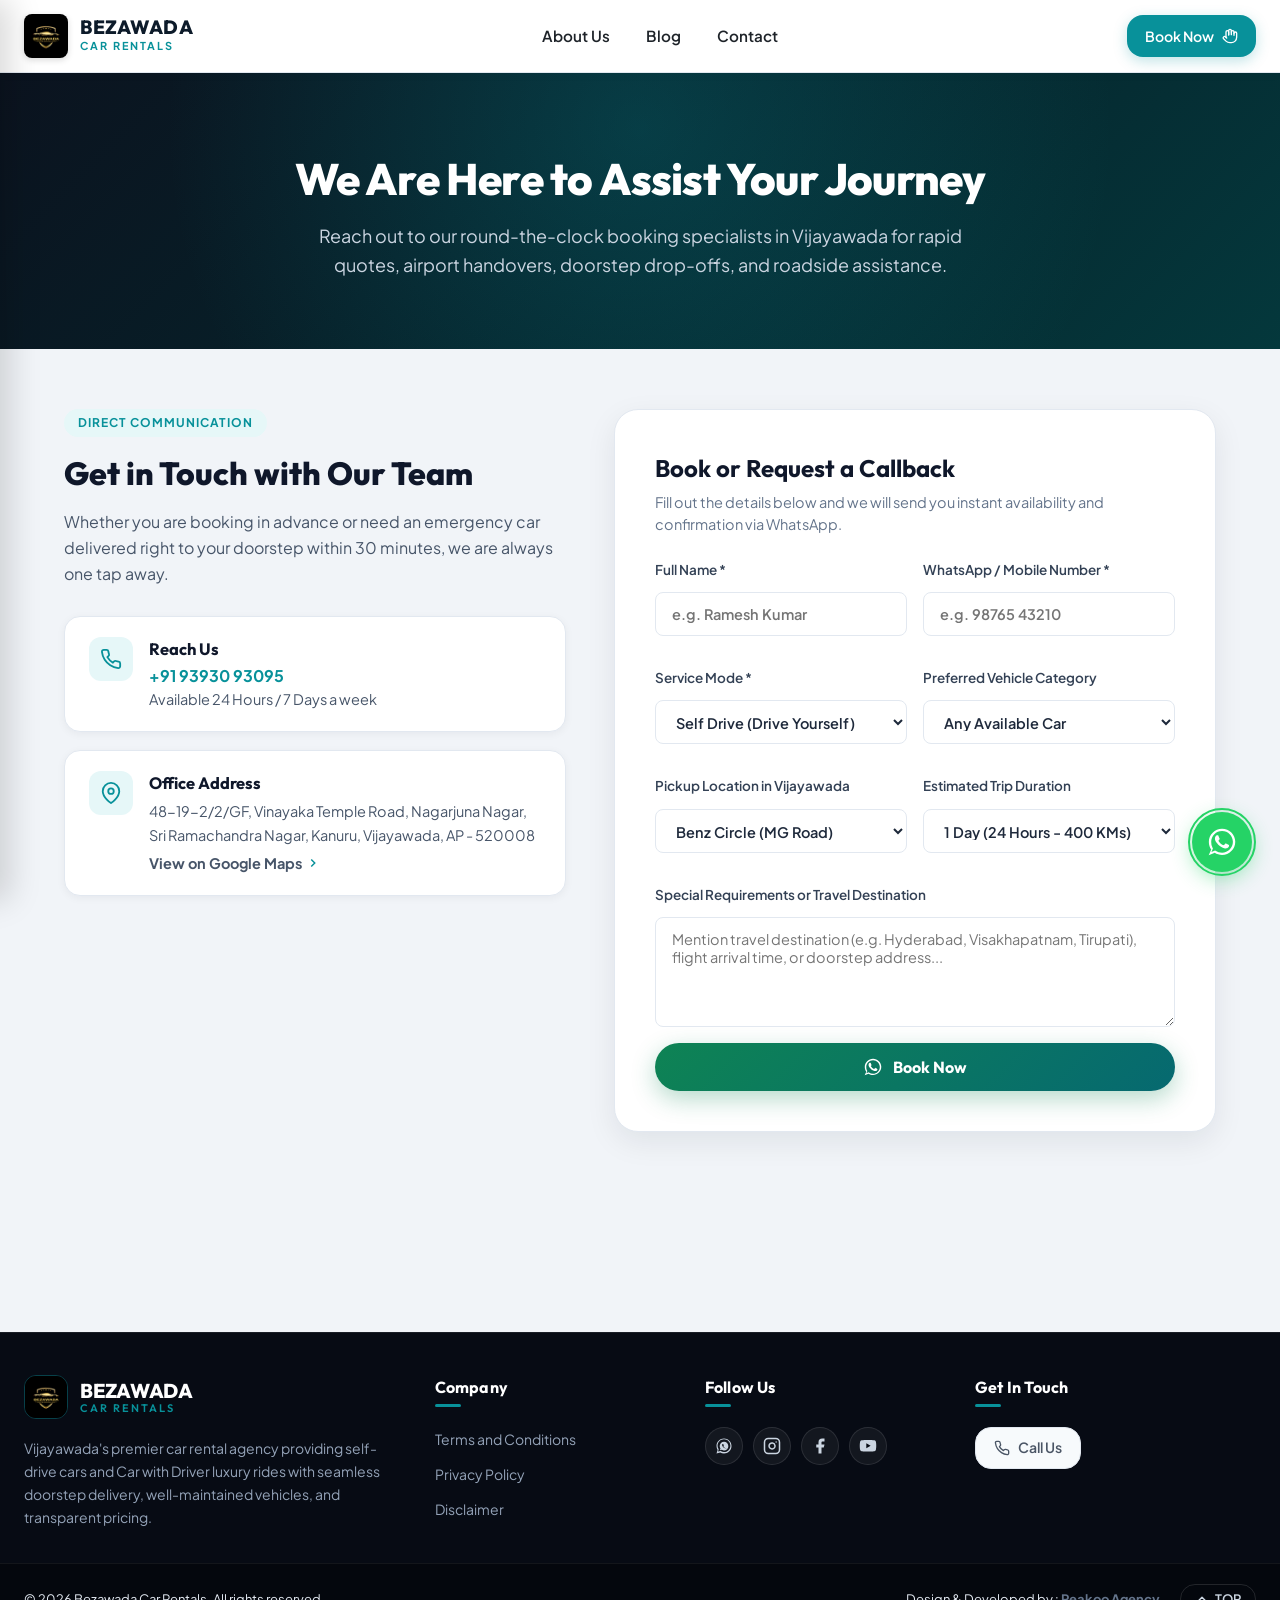
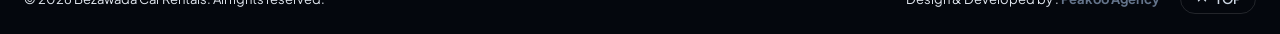
<file: contact.html>
<!DOCTYPE html>
<html lang="en">

<head>
  <meta charset="UTF-8">
  <meta name="viewport" content="width=device-width, initial-scale=1.0">
  <title>Contact Us | Bezawada Car Rentals — 24/7 Booking & Roadside Support</title>
  <meta name="description"
    content="Contact Bezawada Car Rentals in Vijayawada. Call or WhatsApp +91 93930 93095 for instant self-drive and chauffeur car rentals with doorstep delivery.">
  <!-- Favicon / App Icons -->
  <link rel="icon" type="image/x-icon" href="favicon.ico">
  <link rel="icon" type="image/png" sizes="32x32" href="favicon-32x32.png">
  <link rel="icon" type="image/png" sizes="16x16" href="favicon-16x16.png">
  <link rel="apple-touch-icon" sizes="180x180" href="apple-touch-icon.png">
  <link rel="icon" href="logo/logo.jpeg" type="image/jpeg">
  <link rel="shortcut icon" href="favicon.ico">

  <!-- Google Fonts -->
  <link rel="preconnect" href="https://fonts.googleapis.com">
  <link rel="preconnect" href="https://fonts.gstatic.com" crossorigin>
  <link
    href="https://fonts.googleapis.com/css2?family=Outfit:wght@400;500;600;700;800&family=Plus+Jakarta+Sans:wght@400;500;600;700&display=swap"
    rel="stylesheet">

  <link rel="stylesheet" href="css/style.css">
  <link rel="stylesheet" href="pages.css">
</head>

<body>

  <!-- Top Navigation Header -->
  <header class="site-header">
    <div class="header-container">
      <button class="mobile-menu-btn" id="mobileMenuBtn" aria-label="Open navigation menu">
        <svg viewBox="0 0 24 24" width="24" height="24" stroke="currentColor" stroke-width="2" fill="none"
          stroke-linecap="round" stroke-linejoin="round">
          <line x1="3" y1="12" x2="21" y2="12"></line>
          <line x1="3" y1="6" x2="21" y2="6"></line>
          <line x1="3" y1="18" x2="21" y2="18"></line>
        </svg>
      </button>

      <a href="index.html" class="brand-logo">
        <img src="logo/logo.jpeg" alt="Bezawada Car Rentals" class="logo-img">
        <div class="brand-text">
          <span class="brand-name">BEZAWADA</span>
          <span class="brand-sub">CAR RENTALS</span>
        </div>
      </a>

      <!-- Desktop Navigation Menu -->
      <nav class="desktop-nav">
        <a href="about.html" class="nav-link">About Us</a>
        <a href="blog.html" class="nav-link">Blog</a>
        <a href="contact.html" class="nav-link active">Contact</a>

      </nav>

      <!-- Header Right CTA Buttons -->
      <div class="header-actions">


        <button type="button" class="action-btn login-btn" onclick="scrollToBooking()">
          <span>Book Now</span>
          <svg viewBox="0 0 24 24" width="16" height="16" stroke="currentColor" stroke-width="2" fill="none"
            stroke-linecap="round" stroke-linejoin="round">
            <path d="M18 11V6a2 2 0 0 0-2-2a2 2 0 0 0-2 2" />
            <path d="M14 10V4a2 2 0 0 0-2-2a2 2 0 0 0-2 2v6" />
            <path d="M10 10.5V6a2 2 0 0 0-2-2a2 2 0 0 0-2 2v8" />
            <path
              d="M18 8a2 2 0 1 1 4 0v6a8 8 0 0 1-8 8h-2c-2.8 0-4.5-.86-5.99-2.34l-3.6-3.6a2 2 0 0 1 2.83-2.82L7 15" />
          </svg>
        </button>
      </div>
    </div>
  </header>

  <!-- Mobile Drawer Menu -->
  <div class="mobile-drawer" id="mobileDrawer">
    <div class="mobile-drawer-header">
      <div class="brand-logo">
        <img src="logo/logo.jpeg" alt="Bezawada Car Rentals" class="logo-img">
        <span class="brand-name">BEZAWADA CARS</span>
      </div>
      <button class="drawer-close-btn" id="drawerCloseBtn" aria-label="Close menu">&times;</button>
    </div>
    <div class="mobile-drawer-body">
      <a href="index.html#searchWidget" class="drawer-link" onclick="scrollToBooking()">Book a Car</a>
      <a href="about.html" class="drawer-link">About Us</a>
      <a href="blog.html" class="drawer-link">Blog</a>
      <a href="contact.html" class="drawer-link">Contact</a>


    </div>
  </div>

  <!-- Page Hero Header -->
  <section class="page-hero">
    <div class="page-hero-inner">

      <h1>We Are Here to Assist Your Journey</h1>
      <p class="lead">Reach out to our round-the-clock booking specialists in Vijayawada for rapid quotes, airport
        handovers, doorstep drop-offs, and roadside assistance.</p>
    </div>
  </section>

  <!-- Main Content -->
  <main class="page-container">

    <div class="contact-layout-grid">

      <!-- Left Column: Contact Cards -->
      <div class="contact-info-col">
        <span class="stats-badge"
          style="background:#E6F7F8; color:#08919A; padding:5px 14px; border-radius:9999px; font-size:12px; font-weight:700; text-transform:uppercase; letter-spacing:1px; display:inline-block; margin-bottom:12px;">DIRECT
          COMMUNICATION</span>
        <h2>Get in Touch with Our Team</h2>
        <p class="lead">Whether you are booking in advance or need an emergency car delivered right to your doorstep
          within 30 minutes, we are always one tap away.</p>

        <div class="contact-cards-list">

          <!-- Phone & WhatsApp Card -->
          <div class="contact-card-item">
            <div class="contact-card-icon">
              <svg viewBox="0 0 24 24" width="22" height="22" fill="none" stroke="currentColor" stroke-width="2">
                <path
                  d="M22 16.92v3a2 2 0 0 1-2.18 2 19.79 19.79 0 0 1-8.63-3.07 19.5 19.5 0 0 1-6-6 19.79 19.79 0 0 1-3.07-8.67A2 2 0 0 1 4.11 2h3a2 2 0 0 1 2 1.72 12.84 12.84 0 0 0 .7 2.81 2 2 0 0 1-.45 2.11L8.09 9.91a16 16 0 0 0 6 6l1.27-1.27a2 2 0 0 1 2.11-.45 12.84 12.84 0 0 0 2.81.7A2 2 0 0 1 22 16.92z">
                </path>
              </svg>
            </div>
            <div class="contact-card-body">
              <strong>Reach Us </strong>
              <a href="tel:+919393093095" style="display:block; font-weight:700; color:#08919A; font-size:16px;">+91
                93930 93095</a>
              <span>Available 24 Hours / 7 Days a week</span>
            </div>
          </div>

          <!-- Main Office Hub -->
          <div class="contact-card-item">
            <div class="contact-card-icon">
              <svg viewBox="0 0 24 24" width="22" height="22" fill="none" stroke="currentColor" stroke-width="2">
                <path d="M21 10c0 7-9 13-9 13s-9-6-9-13a9 9 0 0 1 18 0z"></path>
                <circle cx="12" cy="10" r="3"></circle>
              </svg>
            </div>
            <div class="contact-card-body">
              <strong>Office Address </strong>
              <a href="https://maps.app.goo.gl/R3pquHTCWtXsAQqY6" target="_blank" rel="noopener noreferrer"
                style="color: inherit; text-decoration: none;">
                <span>48-19-2/2/GF, Vinayaka Temple Road, Nagarjuna Nagar, Sri Ramachandra Nagar, Kanuru, Vijayawada, AP
                  - 520008</span>
              </a>
              <a href="https://maps.app.goo.gl/R3pquHTCWtXsAQqY6" target="_blank" rel="noopener noreferrer"
                style="display: inline-flex; align-items: center; gap: 4px; margin-top: 6px; color: #08919A; font-weight: 700; font-size: 13.5px; text-decoration: none;">
                <span>View on Google Maps</span>
                <svg viewBox="0 0 24 24" width="14" height="14" fill="none" stroke="currentColor" stroke-width="2.5">
                  <polyline points="9 18 15 12 9 6"></polyline>
                </svg>
              </a>
            </div>
          </div>




        </div>
      </div>

      <!-- Right Column: Interactive Inquiry Form -->
      <div class="contact-form-card">
        <h3>Book or Request a Callback</h3>
        <p class="form-sub">Fill out the details below and we will send you instant availability and confirmation via
          WhatsApp.</p>

        <form id="contactInquiryForm" onsubmit="handleContactSubmit(event)">
          <div class="form-group-row">
            <div class="form-group">
              <label for="userName">Full Name *</label>
              <input type="text" id="userName" class="form-input" placeholder="e.g. Ramesh Kumar" required>
            </div>
            <div class="form-group">
              <label for="userPhone">WhatsApp / Mobile Number *</label>
              <input type="tel" id="userPhone" class="form-input" placeholder="e.g. 98765 43210" required>
            </div>
          </div>

          <div class="form-group-row">
            <div class="form-group">
              <label for="serviceType">Service Mode *</label>
              <select id="serviceType" class="form-select">
                <option value="Self Drive">Self Drive (Drive Yourself)</option>
                <option value="Rent a Car with Driver">Rent a Car (With Driver / Chauffeur)</option>
              </select>
            </div>
            <div class="form-group">
              <label for="carModel">Preferred Vehicle Category</label>
              <select id="carModel" class="form-select">
                <option value="Any Available Car">Any Available Car</option>
                <option value="Hatchback (Swift / Baleno / i10)">Hatchback (Swift / Baleno / i10)</option>
                <option value="Compact SUV (Hyundai Creta / Brezza)">Compact SUV (Hyundai Creta / Brezza)</option>
                <option value="4x4 Lifestyle SUV (Mahindra Thar)">4x4 Lifestyle SUV (Mahindra Thar)</option>
                <option value="7-Seater Family (Innova Crysta / XUV700)">7-Seater Family (Innova Crysta / XUV700)
                </option>
                <option value="Luxury Sedan (BMW 320d / Benz C220D)">Luxury Sedan (BMW 320d / Benz C220D)</option>
              </select>
            </div>
          </div>

          <div class="form-group-row">
            <div class="form-group">
              <label for="pickupLocation">Pickup Location in Vijayawada</label>
              <select id="pickupLocation" class="form-select">
                <option value="Benz Circle (MG Road)">Benz Circle (MG Road)</option>
                <option value="Gannavaram Airport (VGA)">Gannavaram Airport (VGA)</option>
                <option value="Vijayawada Railway Station (BZA)">Vijayawada Railway Station (BZA)</option>
                <option value="PNBS Bus Stand / Governorpet">PNBS Bus Stand / Governorpet</option>
                <option value="Auto Nagar / Poranki">Auto Nagar / Poranki</option>
                <option value="Doorstep Delivery (Home/Hotel)">Doorstep Delivery (Home/Hotel in BZA)</option>
              </select>
            </div>
            <div class="form-group">
              <label for="rentalDuration">Estimated Trip Duration</label>
              <select id="rentalDuration" class="form-select">
                <option value="1 Day (24 Hours - 400 KMs)">1 Day (24 Hours - 400 KMs)</option>
                <option value="12 Hours (200 KMs)">12 Hours (200 KMs)</option>
                <option value="2 to 3 Days Weekend Trip">2 to 3 Days Weekend Trip</option>
                <option value="Weekly (7+ Days Long Rental)">Weekly (7+ Days Long Rental)</option>
                <option value="Monthly Subscription">Monthly Subscription</option>
              </select>
            </div>
          </div>

          <div class="form-group">
            <label for="userNotes">Special Requirements or Travel Destination</label>
            <textarea id="userNotes" class="form-textarea"
              placeholder="Mention travel destination (e.g. Hyderabad, Visakhapatnam, Tirupati), flight arrival time, or doorstep address..."></textarea>
          </div>

          <button type="submit" class="btn-submit-inquiry">
            <svg viewBox="0 0 24 24" width="20" height="20" fill="#ffffff" aria-hidden="true">
              <path
                d="M12.04 2C6.58 2 2.13 6.45 2.13 11.91c0 2.11.66 4.07 1.79 5.68L2 22l4.57-1.87c1.55 1.01 3.39 1.6 5.47 1.6 5.46 0 9.91-4.45 9.91-9.91S17.5 2 12.04 2zm0 18.06c-1.8 0-3.48-.54-4.88-1.46l-.35-.23-2.73 1.12 1.14-2.65-.24-.37A8.15 8.15 0 0 1 3.91 11.9c0-4.48 3.65-8.13 8.13-8.13 4.48 0 8.13 3.65 8.13 8.13 0 4.49-3.65 8.16-8.13 8.16zm4.72-6.1c-.26-.13-1.54-.76-1.78-.85-.24-.09-.41-.13-.59.13-.17.26-.68.85-.83 1.02-.15.17-.3.19-.56.06-.26-.13-1.1-.4-2.1-1.28-.77-.69-1.3-1.54-1.45-1.8-.15-.26-.02-.4.11-.53.12-.12.26-.3.39-.46.13-.15.17-.26.26-.43.09-.17.04-.32-.02-.45s-.59-1.42-.81-1.94c-.21-.51-.43-.44-.59-.45h-.5c-.17 0-.45.06-.69.32-.24.26-.91.89-.91 2.17 0 1.28.93 2.52 1.06 2.7.13.17 1.84 2.81 4.46 3.94.62.27 1.11.43 1.49.55.63.2 1.2.17 1.65.1.5-.07 1.54-.63 1.76-1.24.22-.61.22-1.13.15-1.24-.06-.11-.23-.17-.49-.3z" />
            </svg>
            <span>Book Now</span>

          </button>
        </form>
      </div>

    </div>



  </main>

  <!-- ==========================================================================
       SECTION 7: FOOTER SECTION (4 Columns, Trust Ribbon, Copyright & Back to Top)
       ========================================================================== -->
  <footer class="site-footer" id="siteFooter" role="contentinfo">
    <div class="footer-top-wrap">
      <div class="footer-main-grid">

        <!-- Col 1: Brand Info -->
        <div class="footer-brand-col">
          <a href="index.html" class="footer-logo-link">
            <img src="logo/logo.jpeg" alt="Bezawada Car Rentals Logo" class="footer-logo-img">
            <div class="footer-brand-title">
              BEZAWADA
              <span>CAR RENTALS</span>
            </div>
          </a>
          <p class="footer-about-text">
            Vijayawada's premier car rental agency providing self-drive cars and Car with Driver luxury rides with
            seamless doorstep delivery, well-maintained vehicles, and transparent pricing.
          </p>
        </div>

        <!-- Col 2: Fleet & Rentals -->
        <div class="footer-col">
          <h3 class="footer-col-title">Company</h3>
          <ul class="footer-nav-list">
            <li><a href="terms.html">Terms and Conditions </a></li>
            <li><a href="privacy-policy.html">Privacy Policy</a></li>
            <li><a href="disclaimer.html">Disclaimer</a></li>
          </ul>
        </div>


        <div class="footer-col">
          <h3 class="footer-col-title">Follow Us</h3>
          <div class="footer-social-links">
            <a href="https://wa.me/919393093095" target="_blank" rel="noopener" class="footer-social-btn"
              aria-label="WhatsApp">
              <svg viewBox="0 0 24 24" width="18" height="18" fill="currentColor">
                <path
                  d="M12.031 6.172c-3.181 0-5.767 2.586-5.768 5.766-.001 1.298.38 2.27 1.019 3.287l-.711 2.592 2.654-.696c1.004.582 1.777.822 2.806.822 3.181 0 5.767-2.587 5.767-5.766.001-3.182-2.585-5.805-5.767-5.805zm3.377 8.21c-.14.393-.715.753-1.009.799-.283.044-.645.064-1.04-.063-.585-.188-1.339-.533-2.316-1.511-.98-.98-1.325-1.734-1.514-2.32-.127-.395-.107-.757-.063-1.04.046-.294.406-.869.799-1.009.19-.068.396-.039.544.073l.87 1.258c.148.214.156.495.021.718l-.348.572c-.068.112-.083.247-.04.37.199.57.653 1.189 1.183 1.719.53.53 1.149.984 1.719 1.183.123.043.258.028.37-.04l.572-.348c.223-.135.504-.127.718.021l1.258.87c.112.148.141.354.073.544z" />
                <path
                  d="M12 2C6.477 2 2 6.477 2 12c0 1.89.525 3.66 1.438 5.176L2 22l4.965-1.399C8.423 21.503 10.155 22 12 22c5.523 0 10-4.477 10-10S17.523 2 12 2zm0 18c-1.637 0-3.167-.47-4.464-1.284l-.32-.2-3.149.887.886-3.085-.207-.328C3.896 14.673 3.428 13.155 3.428 11.5 3.428 6.772 7.272 2.928 12 2.928 16.728 2.928 20.572 6.772 20.572 11.5 20.572 16.228 16.728 20 12 20z" />
              </svg>
            </a>
            <a href="https://www.instagram.com/bezawada_carrentals/" target="_blank" rel="noopener"
              class="footer-social-btn" aria-label="Instagram">
              <svg viewBox="0 0 24 24" width="18" height="18" fill="none" stroke="currentColor" stroke-width="2"
                stroke-linecap="round" stroke-linejoin="round">
                <rect x="2" y="2" width="20" height="20" rx="5" ry="5"></rect>
                <path d="M16 11.37A4 4 0 1 1 12.63 8 4 4 0 0 1 16 11.37z"></path>
                <line x1="17.5" y1="6.5" x2="17.51" y2="6.5"></line>
              </svg>
            </a>
            <a href="https://facebook.com" target="_blank" rel="noopener" class="footer-social-btn"
              aria-label="Facebook">
              <svg viewBox="0 0 24 24" width="18" height="18" fill="currentColor">
                <path d="M18 2h-3a5 5 0 0 0-5 5v3H7v4h3v8h4v-8h3l1-4h-4V7a1 1 0 0 1 1-1h3z"></path>
              </svg>
            </a>
            <a href="https://youtube.com" target="_blank" rel="noopener" class="footer-social-btn" aria-label="YouTube">
              <svg viewBox="0 0 24 24" width="18" height="18" fill="currentColor">
                <path
                  d="M22.54 6.42a2.78 2.78 0 0 0-1.94-2C18.88 4 12 4 12 4s-6.88 0-8.6.46a2.78 2.78 0 0 0-1.94 2A29 29 0 0 0 1 11.75a29 29 0 0 0 .46 5.33A2.78 2.78 0 0 0 3.4 19c1.72.46 8.6.46 8.6.46s6.88 0 8.6-.46a2.78 2.78 0 0 0 1.94-2 29 29 0 0 0 .46-5.25 29 29 0 0 0-.46-5.33z" />
                <polygon points="9.75 15.02 15.5 11.75 9.75 8.48 9.75 15.02" fill="#070B14" />
              </svg>
            </a>
          </div>
        </div>

        <div class="footer-col">
          <h3 class="footer-col-title">Get In Touch</h3>
          <a href="tel:+919393093095" class="action-btn hotline-btn" title="Call Bezawada Car Rentals">
            <svg viewBox="0 0 24 24" width="16" height="16" stroke="currentColor" stroke-width="2" fill="none"
              stroke-linecap="round" stroke-linejoin="round">
              <path
                d="M22 16.92v3a2 2 0 0 1-2.18 2 19.79 19.79 0 0 1-8.63-3.07 19.5 19.5 0 0 1-6-6 19.79 19.79 0 0 1-3.07-8.67A2 2 0 0 1 4.11 2h3a2 2 0 0 1 2 1.72 12.84 12.84 0 0 0 .7 2.81 2 2 0 0 1-.45 2.11L8.09 9.91a16 16 0 0 0 6 6l1.27-1.27a2 2 0 0 1 2.11-.45 12.84 12.84 0 0 0 2.81.7A2 2 0 0 1 22 16.92z">
              </path>
            </svg>
            <span class="hotline-text"> Call Us </span>
          </a>

        </div>
      </div>
    </div>

    <!-- Footer Bottom Bar -->
    <div class="footer-bottom-bar">
      <div class="footer-bottom-inner">
        <div class="footer-copyright" style="color: #E2E8F0;">
          © 2026 Bezawada Car Rentals. All rights reserved.
        </div>
        <div class="footer-bottom-links" style="color: #E2E8F0;">
          <p>Design & Developed by : <a href="https://www.peakoo.agency" target="_blank">
              <b>Peakoo Agency</b></a>
          </p>
          <button class="btn-back-to-top" type="button" onclick="window.scrollTo({top: 0, behavior: 'smooth'})"
            aria-label="Back to top">
            <svg viewBox="0 0 24 24" width="14" height="14" fill="none" stroke="currentColor" stroke-width="2.5"
              stroke-linecap="round" stroke-linejoin="round">
              <polyline points="18 15 12 9 6 15"></polyline>
            </svg>
            <span>TOP</span>
          </button>
        </div>
      </div>
    </div>
  </footer>

  <script>
    const mobileMenuBtn = document.getElementById('mobileMenuBtn');
    const drawerCloseBtn = document.getElementById('drawerCloseBtn');
    const mobileDrawer = document.getElementById('mobileDrawer');

    if (mobileMenuBtn && mobileDrawer) {
      mobileMenuBtn.addEventListener('click', () => mobileDrawer.classList.add('active'));
    }
    if (drawerCloseBtn && mobileDrawer) {
      drawerCloseBtn.addEventListener('click', () => mobileDrawer.classList.remove('active'));
    }
    document.addEventListener('click', (e) => {
      if (mobileDrawer && mobileDrawer.classList.contains('active') && !mobileDrawer.contains(e.target) && mobileMenuBtn && !mobileMenuBtn.contains(e.target)) {
        mobileDrawer.classList.remove('active');
      }
    });

    function scrollToBooking() {
      window.location.href = 'index.html#popularCarsSection';
    }

    function toggleFaq(btn) {
      const item = btn.closest('.faq-item');
      item.classList.toggle('active');
    }

    function handleContactSubmit(e) {
      e.preventDefault();
      const name = document.getElementById('userName').value.trim();
      const phone = document.getElementById('userPhone').value.trim();
      const service = document.getElementById('serviceType').value;
      const model = document.getElementById('carModel').value;
      const location = document.getElementById('pickupLocation').value;
      const duration = document.getElementById('rentalDuration').value;
      const notes = document.getElementById('userNotes').value.trim();

      const message = `Hello Bezawada Car Rentals! 🚗\n\nI would like to inquire about booking with the following details:\n\n• Name: ${name}\n• Phone: ${phone}\n• Service Mode: ${service}\n• Preferred Car: ${model}\n• Pickup Location: ${location}\n• Duration: ${duration}\n${notes ? `• Special Notes: ${notes}\n` : ''}\nPlease confirm vehicle availability and rates. Thank you!`;

      const whatsappUrl = `https://wa.me/919393093095?text=${encodeURIComponent(message)}`;
      window.open(whatsappUrl, '_blank');
    }
  </script>

  <!-- =========================================
       FLOATING WHATSAPP CTA
       ========================================= -->
  <a href="https://wa.me/919393093095?text=Hello%20Bezawada%20Car%20Rentals!%20I%20would%20like%20to%20inquire%20about%20booking%20a%20car."
    target="_blank" rel="noopener noreferrer" class="whatsapp-float" id="whatsappFloat"
    aria-label="Chat with Bezawada Car Rentals on WhatsApp">
    <div class="whatsapp-pulse" aria-hidden="true"></div>
    <svg viewBox="0 0 24 24" width="32" height="32" fill="#ffffff" aria-hidden="true">
      <path
        d="M12.04 2C6.58 2 2.13 6.45 2.13 11.91c0 2.11.66 4.07 1.79 5.68L2 22l4.57-1.87c1.55 1.01 3.39 1.6 5.47 1.6 5.46 0 9.91-4.45 9.91-9.91S17.5 2 12.04 2zm0 18.06c-1.8 0-3.48-.54-4.88-1.46l-.35-.23-2.73 1.12 1.14-2.65-.24-.37A8.15 8.15 0 0 1 3.91 11.9c0-4.48 3.65-8.13 8.13-8.13 4.48 0 8.13 3.65 8.13 8.13 0 4.49-3.65 8.16-8.13 8.16zm4.72-6.1c-.26-.13-1.54-.76-1.78-.85-.24-.09-.41-.13-.59.13-.17.26-.68.85-.83 1.02-.15.17-.3.19-.56.06-.26-.13-1.1-.4-2.1-1.28-.77-.69-1.3-1.54-1.45-1.8-.15-.26-.02-.4.11-.53.12-.12.26-.3.39-.46.13-.15.17-.26.26-.43.09-.17.04-.32-.02-.45s-.59-1.42-.81-1.94c-.21-.51-.43-.44-.59-.45h-.5c-.17 0-.45.06-.69.32-.24.26-.91.89-.91 2.17 0 1.28.93 2.52 1.06 2.7.13.17 1.84 2.81 4.46 3.94.62.27 1.11.43 1.49.55.63.2 1.2.17 1.65.1.5-.07 1.54-.63 1.76-1.24.22-.61.22-1.13.15-1.24-.06-.11-.23-.17-.49-.3z" />
    </svg>
    <span class="whatsapp-tooltip">Chat with us</span>
  </a>
</body>

</html>
</file>
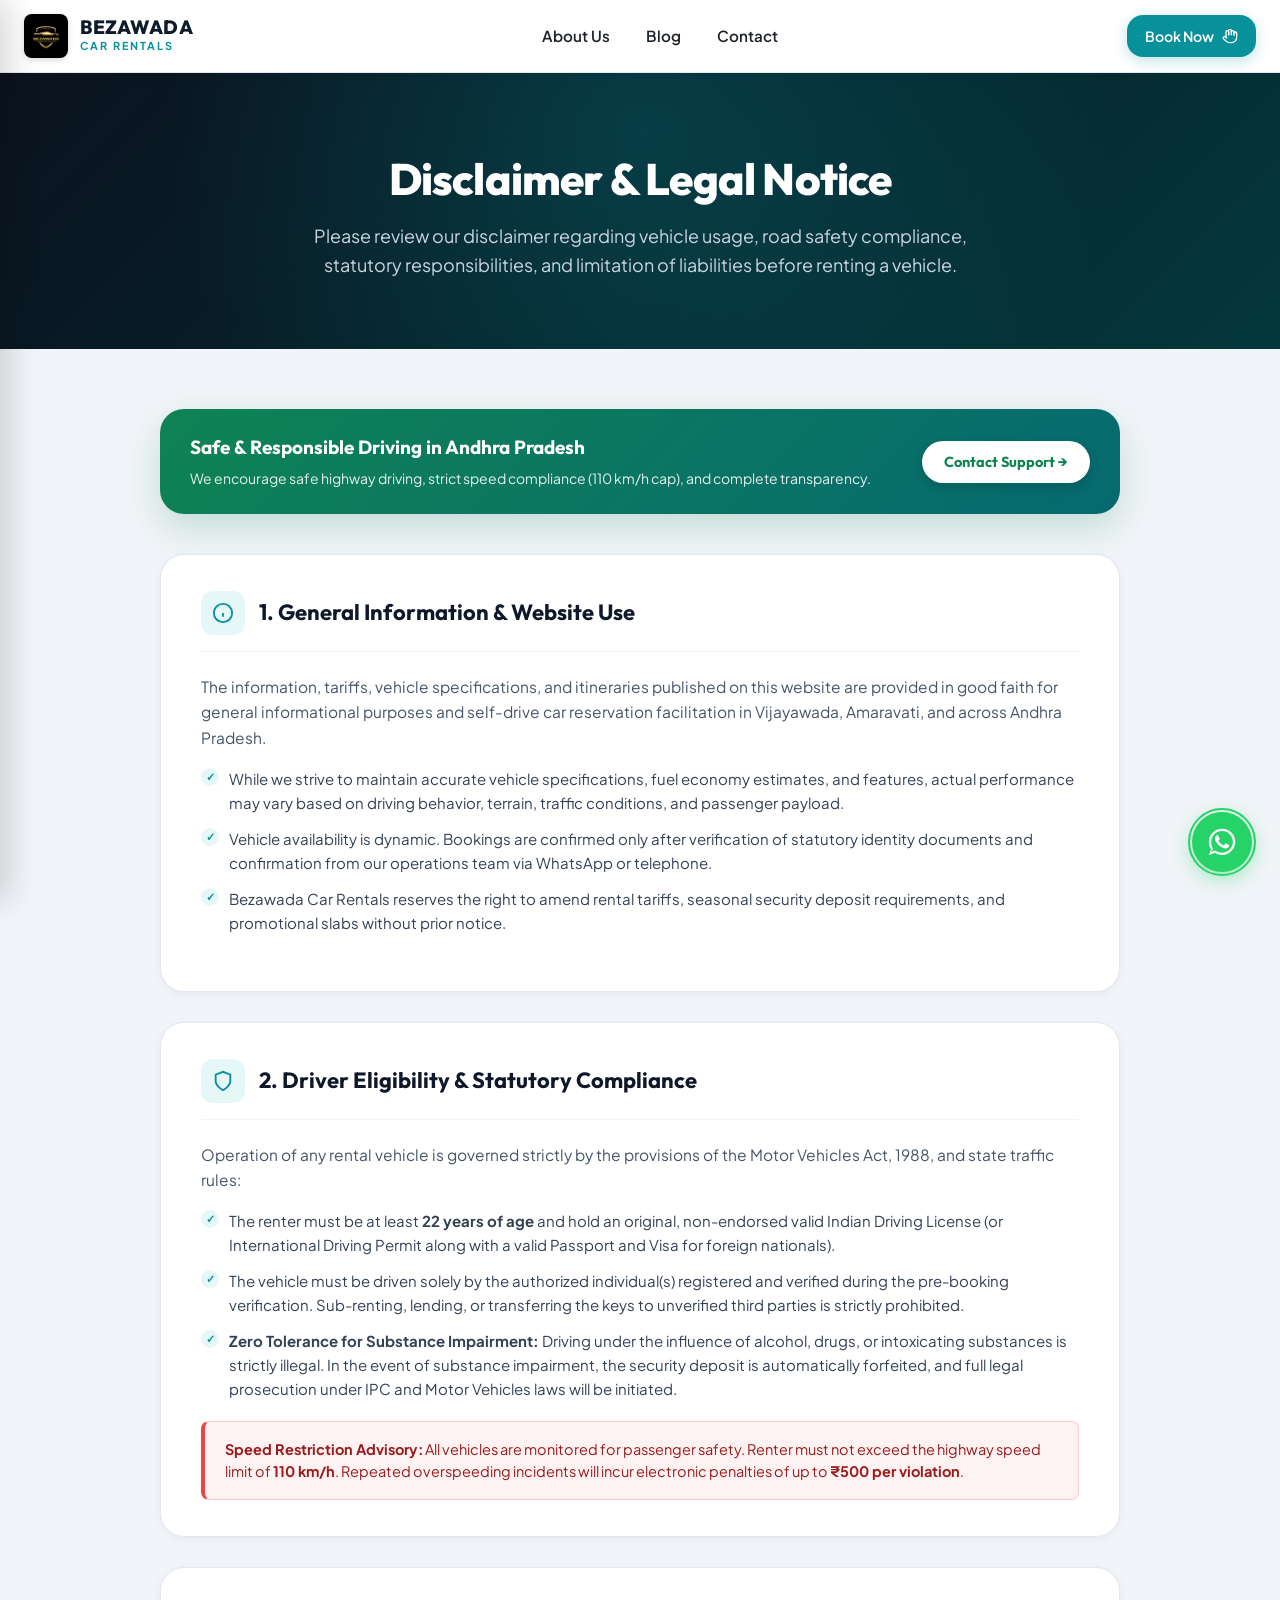
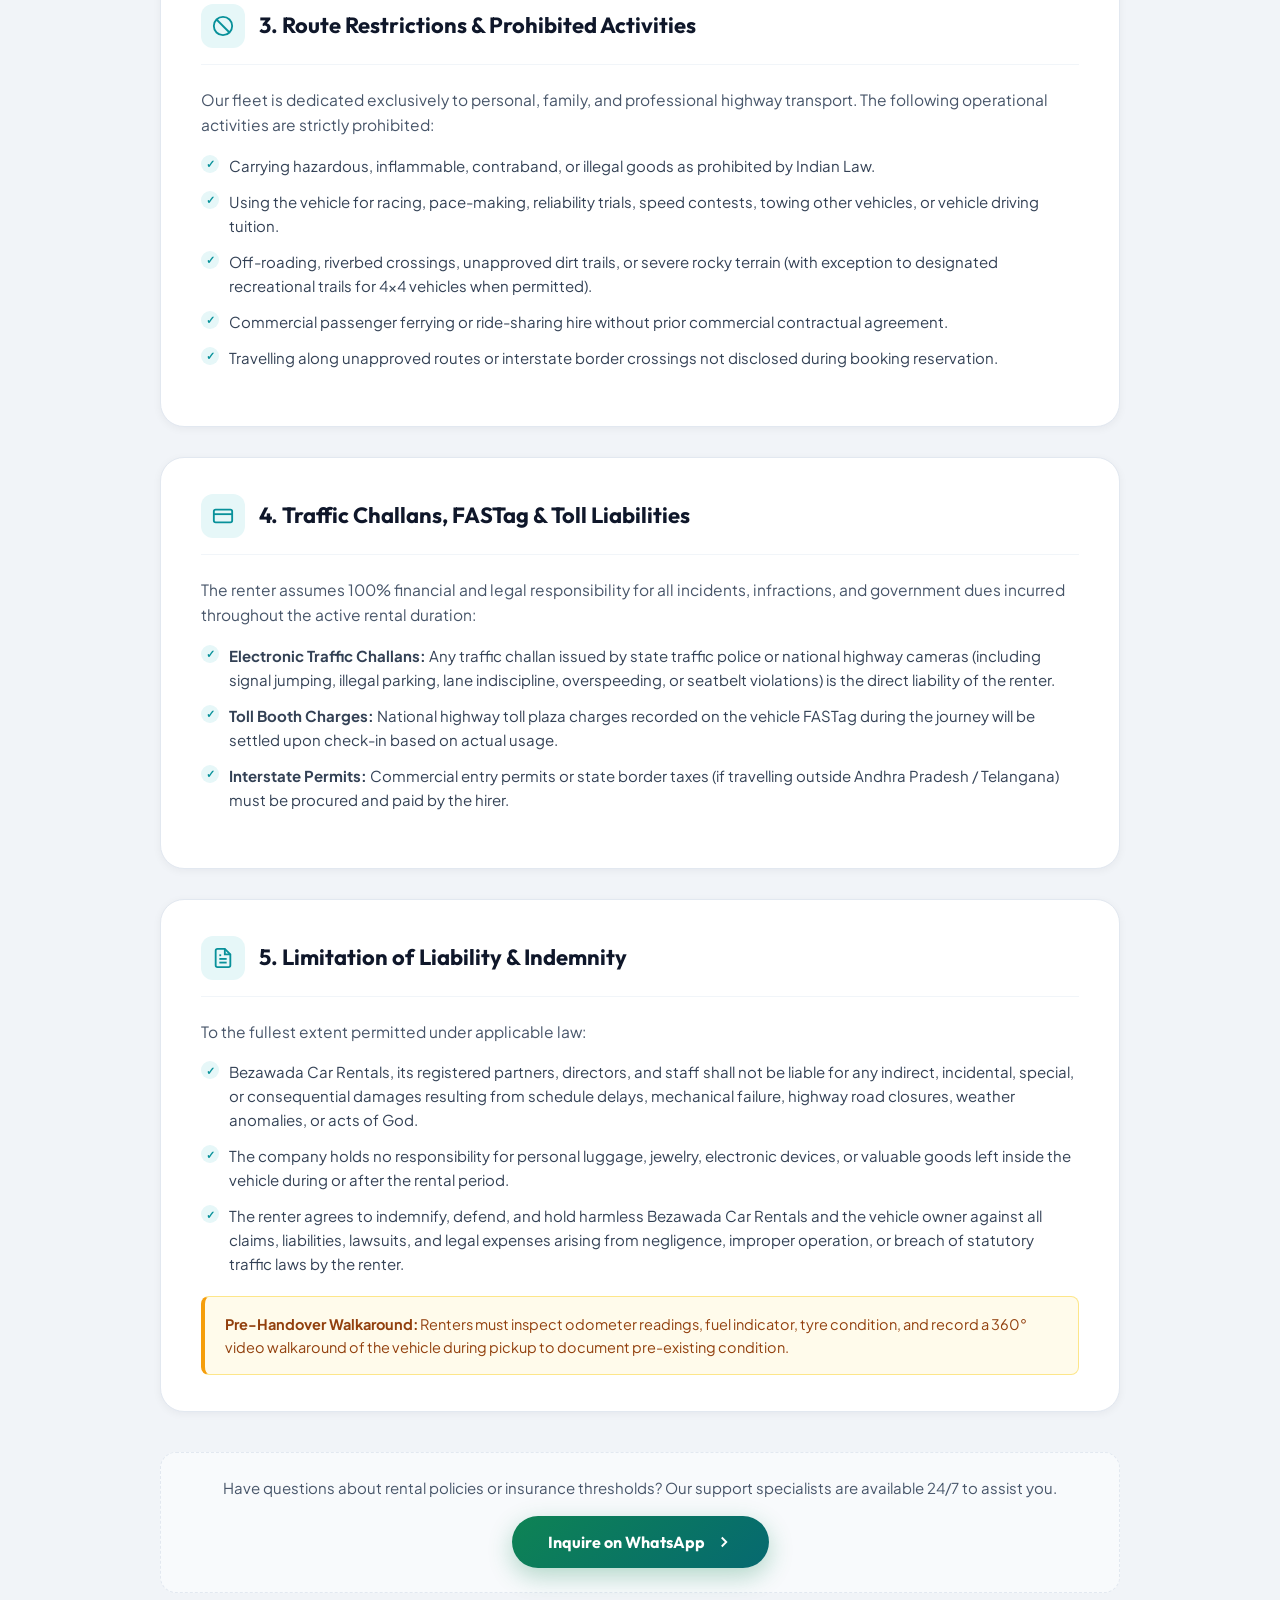
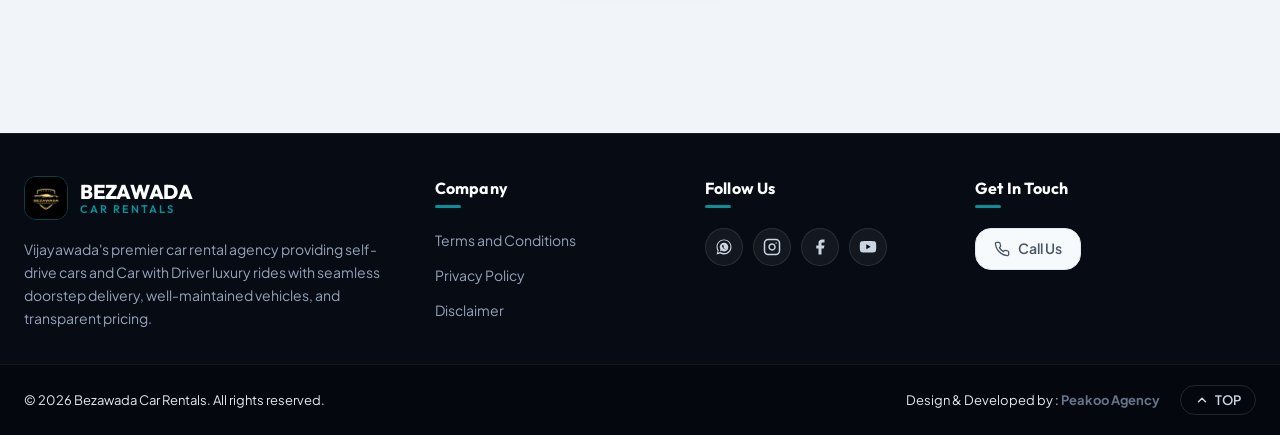
<file: disclaimer.html>
<!DOCTYPE html>
<html lang="en">

<head>
  <meta charset="UTF-8">
  <meta name="viewport" content="width=device-width, initial-scale=1.0">
  <title>Disclaimer & Legal Notice | Bezawada Car Rentals — Vijayawada Self Drive & Car Hire</title>
  <meta name="description"
    content="Official Disclaimer, limitation of liability, vehicle operational policies, and legal advisory for renting self-drive and chauffeur cars with Bezawada Car Rentals in Vijayawada.">
  <!-- Favicon / App Icons -->
  <link rel="icon" type="image/x-icon" href="favicon.ico">
  <link rel="icon" type="image/png" sizes="32x32" href="favicon-32x32.png">
  <link rel="icon" type="image/png" sizes="16x16" href="favicon-16x16.png">
  <link rel="apple-touch-icon" sizes="180x180" href="apple-touch-icon.png">
  <link rel="icon" href="logo/logo.jpeg" type="image/jpeg">
  <link rel="shortcut icon" href="favicon.ico">

  <!-- Google Fonts: Plus Jakarta Sans & Outfit -->
  <link rel="preconnect" href="https://fonts.googleapis.com">
  <link rel="preconnect" href="https://fonts.gstatic.com" crossorigin>
  <link
    href="https://fonts.googleapis.com/css2?family=Outfit:wght@400;500;600;700;800&family=Plus+Jakarta+Sans:wght@400;500;600;700&display=swap"
    rel="stylesheet">

  <link rel="stylesheet" href="css/style.css">
  <link rel="stylesheet" href="pages.css">
</head>

<body>

  <!-- Top Navigation Header -->
  <header class="site-header">
    <div class="header-container">
      <button class="mobile-menu-btn" id="mobileMenuBtn" aria-label="Open navigation menu">
        <svg viewBox="0 0 24 24" width="24" height="24" stroke="currentColor" stroke-width="2" fill="none"
          stroke-linecap="round" stroke-linejoin="round">
          <line x1="3" y1="12" x2="21" y2="12"></line>
          <line x1="3" y1="6" x2="21" y2="6"></line>
          <line x1="3" y1="18" x2="21" y2="18"></line>
        </svg>
      </button>

      <a href="index.html" class="brand-logo">
        <img src="logo/logo.jpeg" alt="Bezawada Car Rentals" class="logo-img">
        <div class="brand-text">
          <span class="brand-name">BEZAWADA</span>
          <span class="brand-sub">CAR RENTALS</span>
        </div>
      </a>

      <!-- Desktop Navigation Menu -->
      <nav class="desktop-nav">
        <a href="about.html" class="nav-link">About Us</a>
        <a href="blog.html" class="nav-link">Blog</a>
        <a href="contact.html" class="nav-link">Contact</a>
      </nav>

      <button type="button" class="action-btn login-btn" onclick="scrollToBooking()">
        <span>Book Now</span>
        <svg viewBox="0 0 24 24" width="16" height="16" stroke="currentColor" stroke-width="2" fill="none"
          stroke-linecap="round" stroke-linejoin="round">
          <path d="M18 11V6a2 2 0 0 0-2-2a2 2 0 0 0-2 2" />
          <path d="M14 10V4a2 2 0 0 0-2-2a2 2 0 0 0-2 2v6" />
          <path d="M10 10.5V6a2 2 0 0 0-2-2a2 2 0 0 0-2 2v8" />
          <path d="M18 8a2 2 0 1 1 4 0v6a8 8 0 0 1-8 8h-2c-2.8 0-4.5-.86-5.99-2.34l-3.6-3.6a2 2 0 0 1 2.83-2.82L7 15" />
        </svg>
      </button>
    </div>
  </header>

  <!-- Mobile Drawer Menu -->
  <div class="mobile-drawer" id="mobileDrawer">
    <div class="mobile-drawer-header">
      <div class="brand-logo">
        <img src="logo/logo.jpeg" alt="Bezawada Car Rentals" class="logo-img">
        <span class="brand-name">BEZAWADA CARS</span>
      </div>
      <button class="drawer-close-btn" id="drawerCloseBtn" aria-label="Close menu">&times;</button>
    </div>
    <div class="mobile-drawer-body">
      <a href="index.html#searchWidget" class="drawer-link" onclick="scrollToBooking()">Book a Car</a>
      <a href="about.html" class="drawer-link">About Us</a>
      <a href="blog.html" class="drawer-link">Blog</a>
      <a href="contact.html" class="drawer-link">Contact</a>


    </div>
  </div>

  <!-- Page Hero Header -->
  <section class="page-hero">
    <div class="page-hero-inner">
      <h1>Disclaimer &amp; Legal Notice</h1>
      <p class="lead">Please review our disclaimer regarding vehicle usage, road safety compliance, statutory
        responsibilities, and limitation of liabilities before renting a vehicle.</p>
    </div>
  </section>

  <!-- Main Content -->
  <main class="page-container">
    <div class="terms-wrapper">

      <!-- Fast Trust Highlight Strip -->
      <div class="terms-highlight-strip">
        <div class="terms-highlight-text">
          <strong>Safe &amp; Responsible Driving in Andhra Pradesh</strong>
          <span>We encourage safe highway driving, strict speed compliance (110 km/h cap), and complete
            transparency.</span>
        </div>
        <a href="https://wa.me/919393093095?text=Hello%20Bezawada%20Car%20Rentals!%20I%20have%20an%20inquiry%20regarding%20car%20rental."
          target="_blank" rel="noopener noreferrer" class="terms-highlight-cta">Contact Support &rarr;</a>
      </div>

      <!-- Card 1: General Information & Website Content -->
      <div class="terms-card">
        <div class="terms-section-header">
          <div class="terms-section-icon">
            <svg viewBox="0 0 24 24" width="22" height="22" fill="none" stroke="currentColor" stroke-width="2">
              <circle cx="12" cy="12" r="10" />
              <line x1="12" y1="16" x2="12" y2="12" />
              <line x1="12" y1="8" x2="12.01" y2="8" />
            </svg>
          </div>
          <h2>1. General Information &amp; Website Use</h2>
        </div>
        <p>The information, tariffs, vehicle specifications, and itineraries published on this website are provided in
          good faith for general informational purposes and self-drive car reservation facilitation in Vijayawada,
          Amaravati, and across Andhra Pradesh.</p>
        <ul class="terms-list">
          <li>While we strive to maintain accurate vehicle specifications, fuel economy estimates, and features, actual
            performance may vary based on driving behavior, terrain, traffic conditions, and passenger payload.</li>
          <li>Vehicle availability is dynamic. Bookings are confirmed only after verification of statutory identity
            documents and confirmation from our operations team via WhatsApp or telephone.</li>
          <li>Bezawada Car Rentals reserves the right to amend rental tariffs, seasonal security deposit requirements,
            and promotional slabs without prior notice.</li>
        </ul>
      </div>

      <!-- Card 2: Driver Eligibility & Vehicle Operation -->
      <div class="terms-card">
        <div class="terms-section-header">
          <div class="terms-section-icon">
            <svg viewBox="0 0 24 24" width="22" height="22" fill="none" stroke="currentColor" stroke-width="2">
              <path d="M12 22s8-4 8-10V5l-8-3-8 3v7c0 6 8 10 8 10z" />
            </svg>
          </div>
          <h2>2. Driver Eligibility &amp; Statutory Compliance</h2>
        </div>
        <p>Operation of any rental vehicle is governed strictly by the provisions of the Motor Vehicles Act, 1988, and
          state traffic rules:</p>
        <ul class="terms-list">
          <li>The renter must be at least <strong>22 years of age</strong> and hold an original, non-endorsed valid
            Indian Driving License (or International Driving Permit along with a valid Passport and Visa for foreign
            nationals).</li>
          <li>The vehicle must be driven solely by the authorized individual(s) registered and verified during the
            pre-booking verification. Sub-renting, lending, or transferring the keys to unverified third parties is
            strictly prohibited.</li>
          <li><strong>Zero Tolerance for Substance Impairment:</strong> Driving under the influence of alcohol, drugs,
            or intoxicating substances is strictly illegal. In the event of substance impairment, the security deposit
            is automatically forfeited, and full legal prosecution under IPC and Motor Vehicles laws will be initiated.
          </li>
        </ul>

        <div class="terms-danger-box">
          <strong>Speed Restriction Advisory:</strong> All vehicles are monitored for passenger safety. Renter must not
          exceed the highway speed limit of <strong>110 km/h</strong>. Repeated overspeeding incidents will incur
          electronic penalties of up to <strong>₹500 per violation</strong>.
        </div>
      </div>

      <!-- Card 3: Route Restrictions & Prohibited Uses -->
      <div class="terms-card">
        <div class="terms-section-header">
          <div class="terms-section-icon">
            <svg viewBox="0 0 24 24" width="22" height="22" fill="none" stroke="currentColor" stroke-width="2">
              <circle cx="12" cy="12" r="10" />
              <line x1="4.93" y1="4.93" x2="19.07" y2="19.07" />
            </svg>
          </div>
          <h2>3. Route Restrictions &amp; Prohibited Activities</h2>
        </div>
        <p>Our fleet is dedicated exclusively to personal, family, and professional highway transport. The following
          operational activities are strictly prohibited:</p>
        <ul class="terms-list">
          <li>Carrying hazardous, inflammable, contraband, or illegal goods as prohibited by Indian Law.</li>
          <li>Using the vehicle for racing, pace-making, reliability trials, speed contests, towing other vehicles, or
            vehicle driving tuition.</li>
          <li>Off-roading, riverbed crossings, unapproved dirt trails, or severe rocky terrain (with exception to
            designated recreational trails for 4x4 vehicles when permitted).</li>
          <li>Commercial passenger ferrying or ride-sharing hire without prior commercial contractual agreement.</li>
          <li>Travelling along unapproved routes or interstate border crossings not disclosed during booking
            reservation.</li>
        </ul>
      </div>

      <!-- Card 4: Traffic Challans, FASTag & Tolls -->
      <div class="terms-card">
        <div class="terms-section-header">
          <div class="terms-section-icon">
            <svg viewBox="0 0 24 24" width="22" height="22" fill="none" stroke="currentColor" stroke-width="2">
              <rect x="2" y="5" width="20" height="14" rx="2" />
              <line x1="2" y1="10" x2="22" y2="10" />
            </svg>
          </div>
          <h2>4. Traffic Challans, FASTag &amp; Toll Liabilities</h2>
        </div>
        <p>The renter assumes 100% financial and legal responsibility for all incidents, infractions, and government
          dues incurred throughout the active rental duration:</p>
        <ul class="terms-list">
          <li><strong>Electronic Traffic Challans:</strong> Any traffic challan issued by state traffic police or
            national highway cameras (including signal jumping, illegal parking, lane indiscipline, overspeeding, or
            seatbelt violations) is the direct liability of the renter.</li>
          <li><strong>Toll Booth Charges:</strong> National highway toll plaza charges recorded on the vehicle FASTag
            during the journey will be settled upon check-in based on actual usage.</li>
          <li><strong>Interstate Permits:</strong> Commercial entry permits or state border taxes (if travelling outside
            Andhra Pradesh / Telangana) must be procured and paid by the hirer.</li>
        </ul>
      </div>

      <!-- Card 5: Limitation of Liability & Indemnity -->
      <div class="terms-card">
        <div class="terms-section-header">
          <div class="terms-section-icon">
            <svg viewBox="0 0 24 24" width="22" height="22" fill="none" stroke="currentColor" stroke-width="2">
              <path d="M14 2H6a2 2 0 0 0-2 2v16a2 2 0 0 0 2 2h12a2 2 0 0 0 2-2V8z" />
              <polyline points="14 2 14 8 20 8" />
              <line x1="16" y1="13" x2="8" y2="13" />
              <line x1="16" y1="17" x2="8" y2="17" />
              <polyline points="10 9 9 9 8 9" />
            </svg>
          </div>
          <h2>5. Limitation of Liability &amp; Indemnity</h2>
        </div>
        <p>To the fullest extent permitted under applicable law:</p>
        <ul class="terms-list">
          <li>Bezawada Car Rentals, its registered partners, directors, and staff shall not be liable for any indirect,
            incidental, special, or consequential damages resulting from schedule delays, mechanical failure, highway
            road closures, weather anomalies, or acts of God.</li>
          <li>The company holds no responsibility for personal luggage, jewelry, electronic devices, or valuable goods
            left inside the vehicle during or after the rental period.</li>
          <li>The renter agrees to indemnify, defend, and hold harmless Bezawada Car Rentals and the vehicle owner
            against all claims, liabilities, lawsuits, and legal expenses arising from negligence, improper operation,
            or breach of statutory traffic laws by the renter.</li>
        </ul>

        <div class="terms-alert-box">
          <strong>Pre-Handover Walkaround:</strong> Renters must inspect odometer readings, fuel indicator, tyre
          condition, and record a 360° video walkaround of the vehicle during pickup to document pre-existing condition.
        </div>
      </div>

      <!-- Agreement Bar -->
      <div class="terms-agree-bar">
        <p>Have questions about rental policies or insurance thresholds? Our support specialists are available 24/7 to
          assist you.</p>
        <a href="https://wa.me/919393093095?text=Hello%20Bezawada%20Car%20Rentals!%20I%20have%20read%20the%20Disclaimer%20and%20want%20to%20inquire%20about%20booking."
          target="_blank" rel="noopener noreferrer" class="btn-submit-inquiry"
          style="display: inline-flex; width: auto; padding: 14px 36px;">
          <span>Inquire on WhatsApp</span>
          <svg viewBox="0 0 24 24" width="18" height="18" fill="none" stroke="currentColor" stroke-width="2.5">
            <polyline points="9 18 15 12 9 6"></polyline>
          </svg>
        </a>
      </div>

    </div>
  </main>

  <!-- ==========================================================================
       SECTION 7: FOOTER SECTION (4 Columns, Trust Ribbon, Copyright & Back to Top)
       ========================================================================== -->
  <footer class="site-footer" id="siteFooter" role="contentinfo">
    <div class="footer-top-wrap">
      <div class="footer-main-grid">

        <!-- Col 1: Brand Info -->
        <div class="footer-brand-col">
          <a href="index.html" class="footer-logo-link">
            <img src="logo/logo.jpeg" alt="Bezawada Car Rentals Logo" class="footer-logo-img">
            <div class="footer-brand-title">
              BEZAWADA
              <span>CAR RENTALS</span>
            </div>
          </a>
          <p class="footer-about-text">
            Vijayawada's premier car rental agency providing self-drive cars and Car with Driver luxury rides with
            seamless doorstep delivery, well-maintained vehicles, and transparent pricing.
          </p>
        </div>

        <!-- Col 2: Fleet & Rentals -->
        <div class="footer-col">
          <h3 class="footer-col-title">Company</h3>
          <ul class="footer-nav-list">
            <li><a href="terms.html">Terms and Conditions </a></li>
            <li><a href="privacy-policy.html">Privacy Policy</a></li>
            <li><a href="disclaimer.html">Disclaimer</a></li>
          </ul>
        </div>


        <div class="footer-col">
          <h3 class="footer-col-title">Follow Us</h3>
          <div class="footer-social-links">
            <a href="https://wa.me/919393093095" target="_blank" rel="noopener" class="footer-social-btn"
              aria-label="WhatsApp">
              <svg viewBox="0 0 24 24" width="18" height="18" fill="currentColor">
                <path
                  d="M12.031 6.172c-3.181 0-5.767 2.586-5.768 5.766-.001 1.298.38 2.27 1.019 3.287l-.711 2.592 2.654-.696c1.004.582 1.777.822 2.806.822 3.181 0 5.767-2.587 5.767-5.766.001-3.182-2.585-5.805-5.767-5.805zm3.377 8.21c-.14.393-.715.753-1.009.799-.283.044-.645.064-1.04-.063-.585-.188-1.339-.533-2.316-1.511-.98-.98-1.325-1.734-1.514-2.32-.127-.395-.107-.757-.063-1.04.046-.294.406-.869.799-1.009.19-.068.396-.039.544.073l.87 1.258c.148.214.156.495.021.718l-.348.572c-.068.112-.083.247-.04.37.199.57.653 1.189 1.183 1.719.53.53 1.149.984 1.719 1.183.123.043.258.028.37-.04l.572-.348c.223-.135.504-.127.718.021l1.258.87c.112.148.141.354.073.544z" />
                <path
                  d="M12 2C6.477 2 2 6.477 2 12c0 1.89.525 3.66 1.438 5.176L2 22l4.965-1.399C8.423 21.503 10.155 22 12 22c5.523 0 10-4.477 10-10S17.523 2 12 2zm0 18c-1.637 0-3.167-.47-4.464-1.284l-.32-.2-3.149.887.886-3.085-.207-.328C3.896 14.673 3.428 13.155 3.428 11.5 3.428 6.772 7.272 2.928 12 2.928 16.728 2.928 20.572 6.772 20.572 11.5 20.572 16.228 16.728 20 12 20z" />
              </svg>
            </a>
            <a href="https://www.instagram.com/bezawada_carrentals/" target="_blank" rel="noopener"
              class="footer-social-btn" aria-label="Instagram">
              <svg viewBox="0 0 24 24" width="18" height="18" fill="none" stroke="currentColor" stroke-width="2"
                stroke-linecap="round" stroke-linejoin="round">
                <rect x="2" y="2" width="20" height="20" rx="5" ry="5"></rect>
                <path d="M16 11.37A4 4 0 1 1 12.63 8 4 4 0 0 1 16 11.37z"></path>
                <line x1="17.5" y1="6.5" x2="17.51" y2="6.5"></line>
              </svg>
            </a>
            <a href="https://facebook.com" target="_blank" rel="noopener" class="footer-social-btn"
              aria-label="Facebook">
              <svg viewBox="0 0 24 24" width="18" height="18" fill="currentColor">
                <path d="M18 2h-3a5 5 0 0 0-5 5v3H7v4h3v8h4v-8h3l1-4h-4V7a1 1 0 0 1 1-1h3z"></path>
              </svg>
            </a>
            <a href="https://youtube.com" target="_blank" rel="noopener" class="footer-social-btn" aria-label="YouTube">
              <svg viewBox="0 0 24 24" width="18" height="18" fill="currentColor">
                <path
                  d="M22.54 6.42a2.78 2.78 0 0 0-1.94-2C18.88 4 12 4 12 4s-6.88 0-8.6.46a2.78 2.78 0 0 0-1.94 2A29 29 0 0 0 1 11.75a29 29 0 0 0 .46 5.33A2.78 2.78 0 0 0 3.4 19c1.72.46 8.6.46 8.6.46s6.88 0 8.6-.46a2.78 2.78 0 0 0 1.94-2 29 29 0 0 0 .46-5.25 29 29 0 0 0-.46-5.33z" />
                <polygon points="9.75 15.02 15.5 11.75 9.75 8.48 9.75 15.02" fill="#070B14" />
              </svg>
            </a>
          </div>
        </div>

        <div class="footer-col">
          <h3 class="footer-col-title">Get In Touch</h3>
          <a href="tel:+919393093095" class="action-btn hotline-btn" title="Call Bezawada Car Rentals">
            <svg viewBox="0 0 24 24" width="16" height="16" stroke="currentColor" stroke-width="2" fill="none"
              stroke-linecap="round" stroke-linejoin="round">
              <path
                d="M22 16.92v3a2 2 0 0 1-2.18 2 19.79 19.79 0 0 1-8.63-3.07 19.5 19.5 0 0 1-6-6 19.79 19.79 0 0 1-3.07-8.67A2 2 0 0 1 4.11 2h3a2 2 0 0 1 2 1.72 12.84 12.84 0 0 0 .7 2.81 2 2 0 0 1-.45 2.11L8.09 9.91a16 16 0 0 0 6 6l1.27-1.27a2 2 0 0 1 2.11-.45 12.84 12.84 0 0 0 2.81.7A2 2 0 0 1 22 16.92z">
              </path>
            </svg>
            <span class="hotline-text"> Call Us </span>
          </a>

        </div>
      </div>
    </div>

    <!-- Footer Bottom Bar -->
    <div class="footer-bottom-bar">
      <div class="footer-bottom-inner">
        <div class="footer-copyright" style="color: #E2E8F0;">
          © 2026 Bezawada Car Rentals. All rights reserved.
        </div>
        <div class="footer-bottom-links" style="color: #E2E8F0;">
          <p>Design & Developed by : <a href="https://www.peakoo.agency" target="_blank">
              <b>Peakoo Agency</b></a>
          </p>
          <button class="btn-back-to-top" type="button" onclick="window.scrollTo({top: 0, behavior: 'smooth'})"
            aria-label="Back to top">
            <svg viewBox="0 0 24 24" width="14" height="14" fill="none" stroke="currentColor" stroke-width="2.5"
              stroke-linecap="round" stroke-linejoin="round">
              <polyline points="18 15 12 9 6 15"></polyline>
            </svg>
            <span>TOP</span>
          </button>
        </div>
      </div>
    </div>
  </footer>

  <!-- Interactive JavaScript -->
  <script src="js/main.js"></script>

  <script>
    function scrollToBooking() {
      window.location.href = 'index.html#popularCarsSection';
    }
  </script>

  <!-- =========================================
       FLOATING WHATSAPP CTA
       ========================================= -->
  <a href="https://wa.me/919393093095?text=Hello%20Bezawada%20Car%20Rentals!%20I%20would%20like%20to%20inquire%20about%20booking%20a%20car."
    target="_blank" rel="noopener noreferrer" class="whatsapp-float" id="whatsappFloat"
    aria-label="Chat with Bezawada Car Rentals on WhatsApp">
    <div class="whatsapp-pulse" aria-hidden="true"></div>
    <svg viewBox="0 0 24 24" width="32" height="32" fill="#ffffff" aria-hidden="true">
      <path
        d="M12.04 2C6.58 2 2.13 6.45 2.13 11.91c0 2.11.66 4.07 1.79 5.68L2 22l4.57-1.87c1.55 1.01 3.39 1.6 5.47 1.6 5.46 0 9.91-4.45 9.91-9.91S17.5 2 12.04 2zm0 18.06c-1.8 0-3.48-.54-4.88-1.46l-.35-.23-2.73 1.12 1.14-2.65-.24-.37A8.15 8.15 0 0 1 3.91 11.9c0-4.48 3.65-8.13 8.13-8.13 4.48 0 8.13 3.65 8.13 8.13 0 4.49-3.65 8.16-8.13 8.16zm4.72-6.1c-.26-.13-1.54-.76-1.78-.85-.24-.09-.41-.13-.59.13-.17.26-.68.85-.83 1.02-.15.17-.3.19-.56.06-.26-.13-1.1-.4-2.1-1.28-.77-.69-1.3-1.54-1.45-1.8-.15-.26-.02-.4.11-.53.12-.12.26-.3.39-.46.13-.15.17-.26.26-.43.09-.17.04-.32-.02-.45s-.59-1.42-.81-1.94c-.21-.51-.43-.44-.59-.45h-.5c-.17 0-.45.06-.69.32-.24.26-.91.89-.91 2.17 0 1.28.93 2.52 1.06 2.7.13.17 1.84 2.81 4.46 3.94.62.27 1.11.43 1.49.55.63.2 1.2.17 1.65.1.5-.07 1.54-.63 1.76-1.24.22-.61.22-1.13.15-1.24-.06-.11-.23-.17-.49-.3z" />
    </svg>
    <span class="whatsapp-tooltip">Chat with us</span>
  </a>
</body>

</html>
</file>
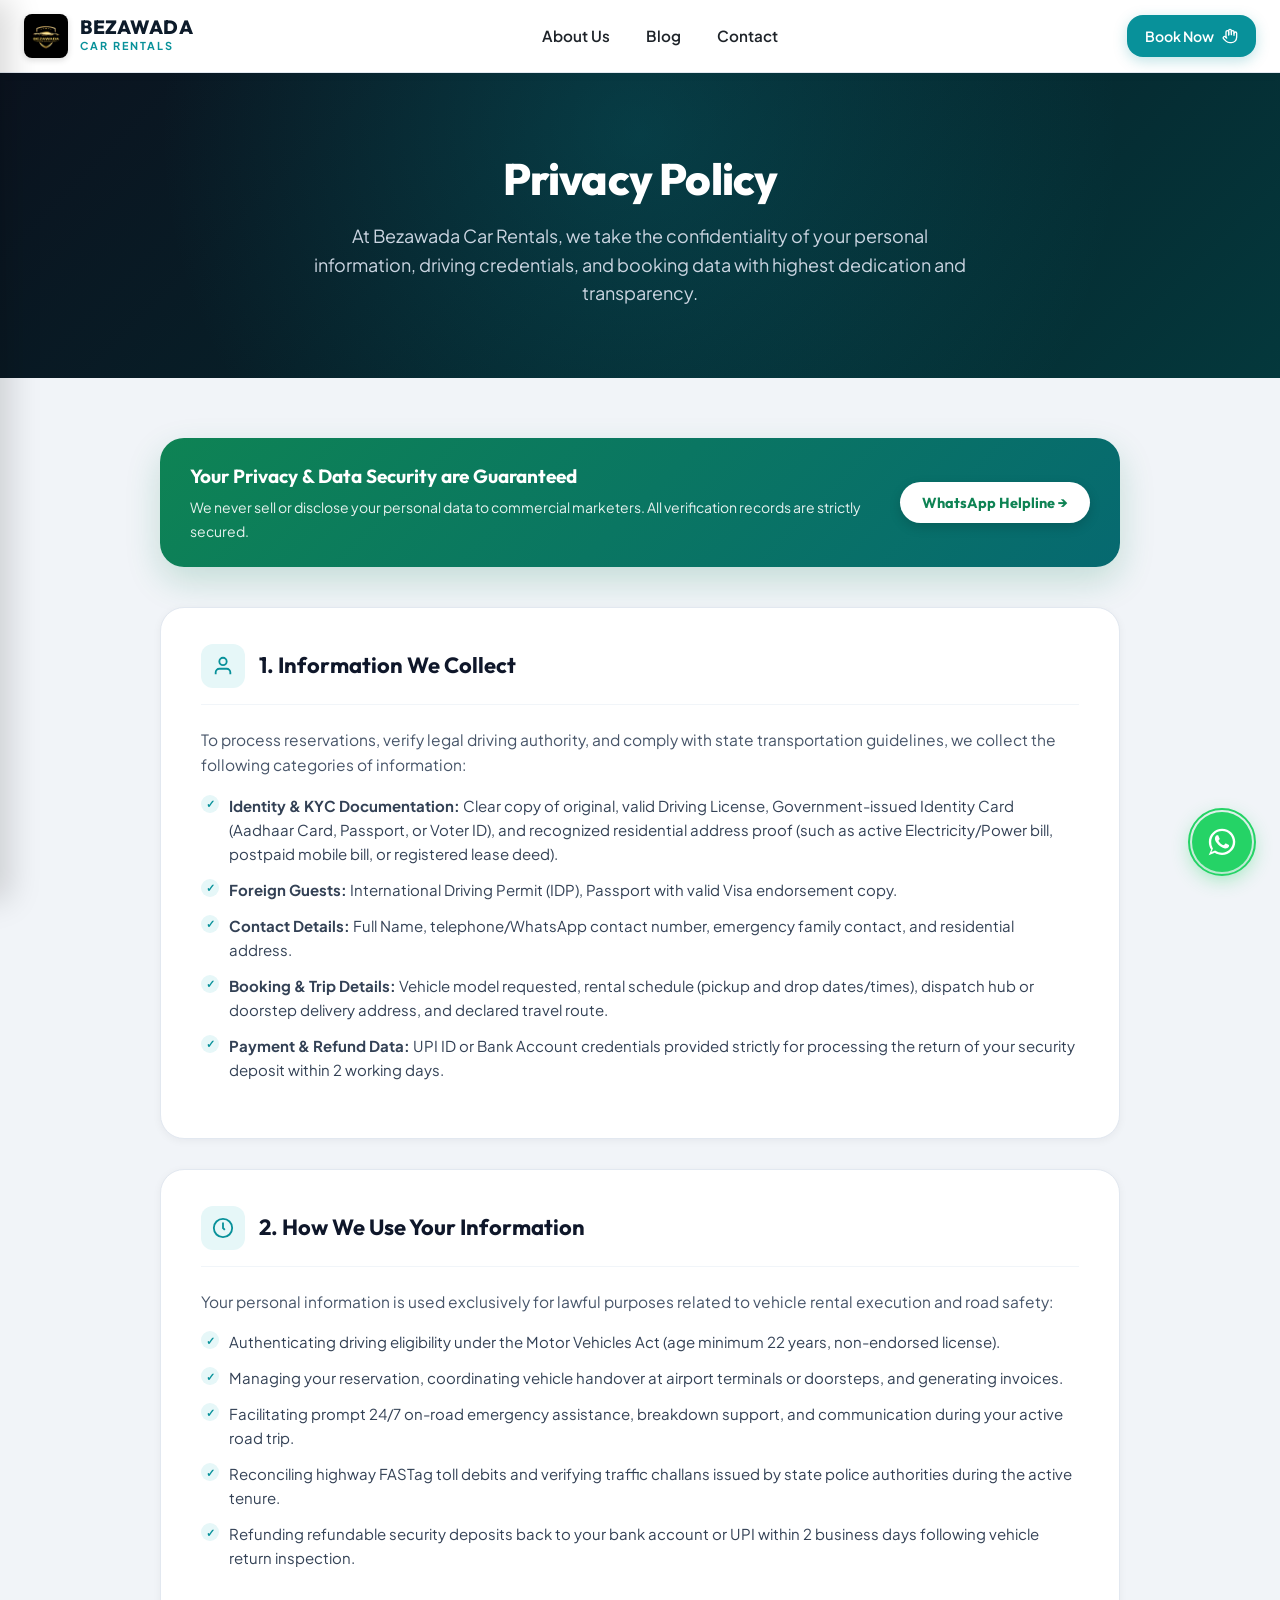
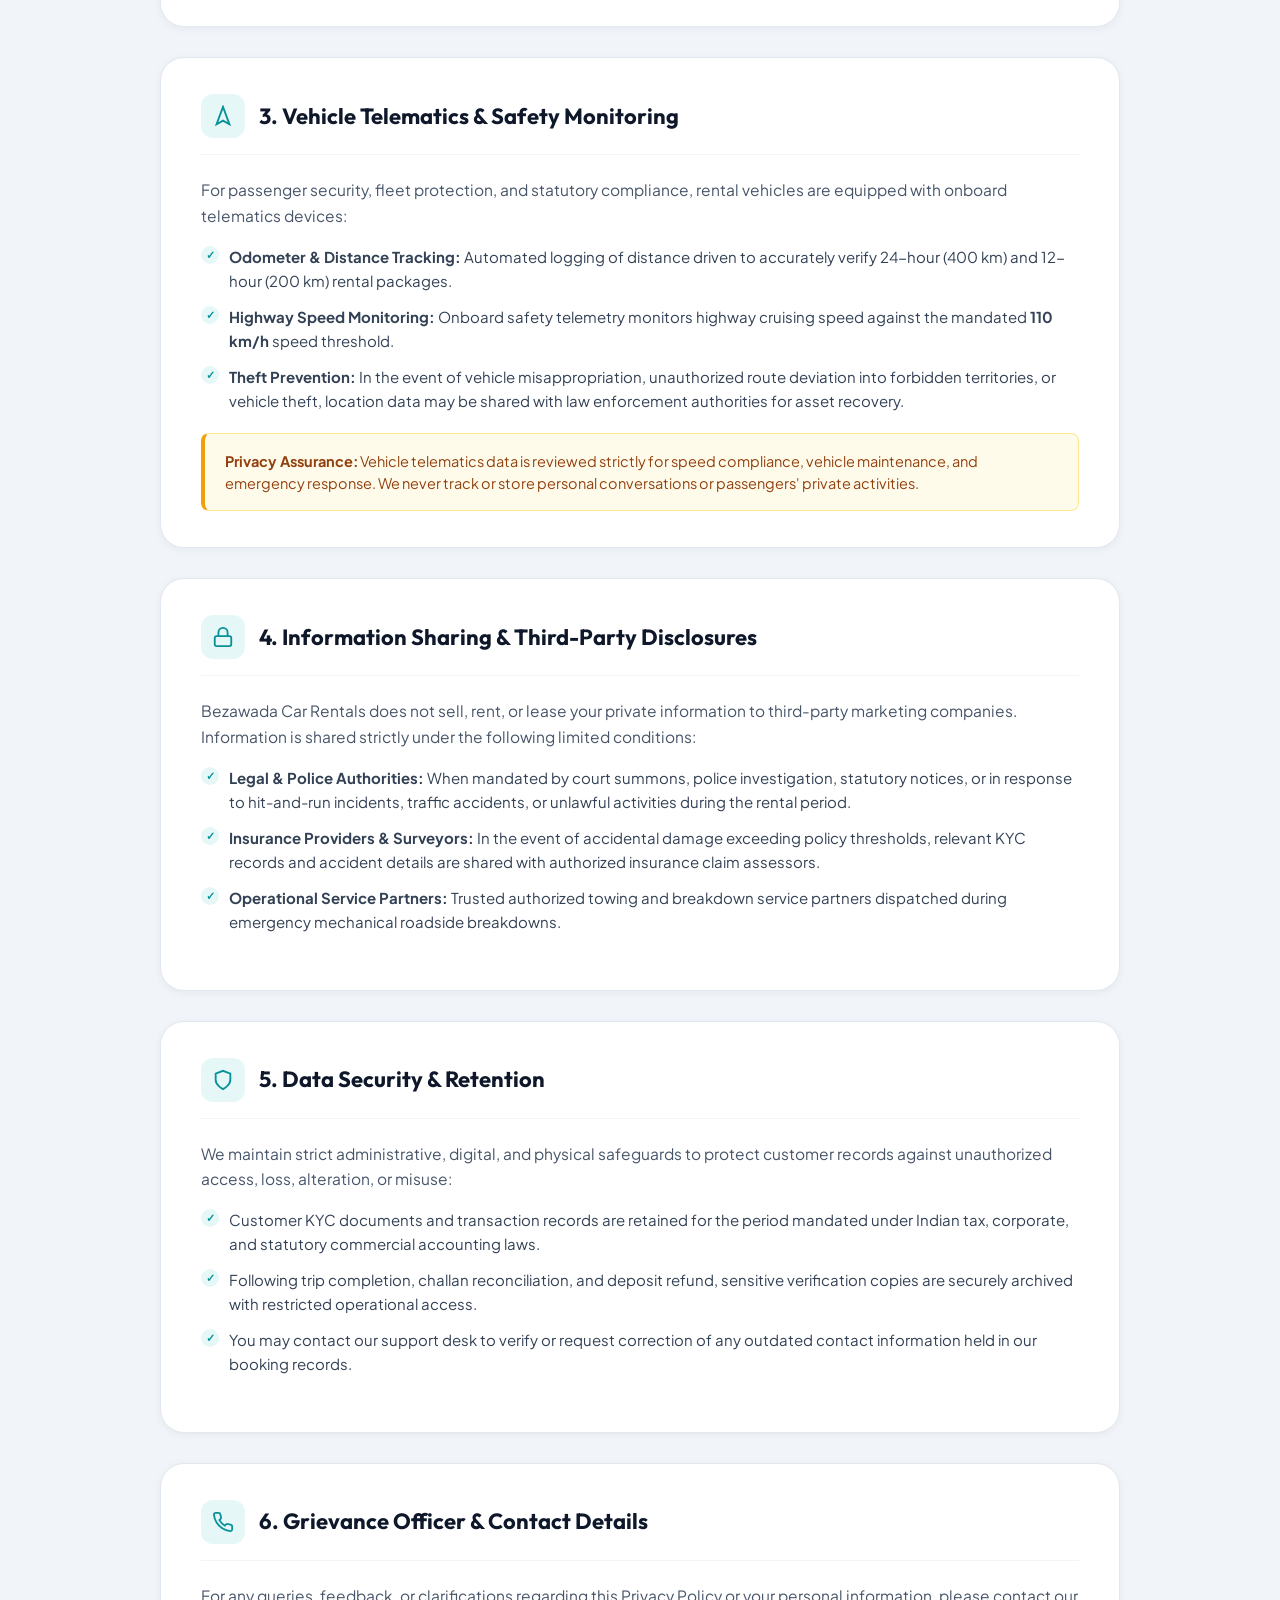
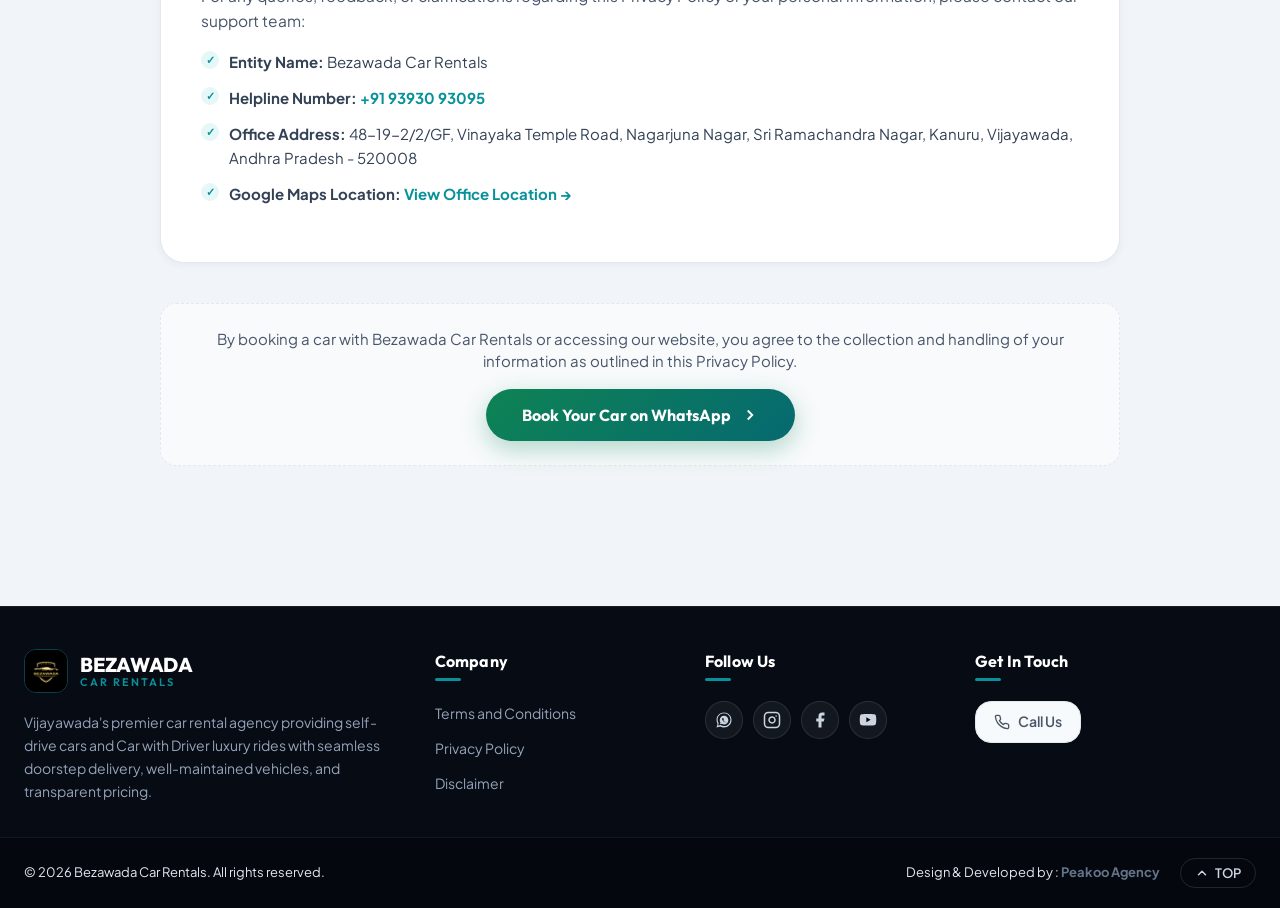
<file: privacy-policy.html>
<!DOCTYPE html>
<html lang="en">

<head>
  <meta charset="UTF-8">
  <meta name="viewport" content="width=device-width, initial-scale=1.0">
  <title>Privacy Policy | Bezawada Car Rentals — Customer Data Protection & Safety</title>
  <meta name="description"
    content="Official Privacy Policy of Bezawada Car Rentals. Learn how we collect, safeguard, and responsibly process your personal documents, verification records, and booking details.">
  <!-- Favicon / App Icons -->
  <link rel="icon" type="image/x-icon" href="favicon.ico">
  <link rel="icon" type="image/png" sizes="32x32" href="favicon-32x32.png">
  <link rel="icon" type="image/png" sizes="16x16" href="favicon-16x16.png">
  <link rel="apple-touch-icon" sizes="180x180" href="apple-touch-icon.png">
  <link rel="icon" href="logo/logo.jpeg" type="image/jpeg">
  <link rel="shortcut icon" href="favicon.ico">

  <!-- Google Fonts: Plus Jakarta Sans & Outfit -->
  <link rel="preconnect" href="https://fonts.googleapis.com">
  <link rel="preconnect" href="https://fonts.gstatic.com" crossorigin>
  <link
    href="https://fonts.googleapis.com/css2?family=Outfit:wght@400;500;600;700;800&family=Plus+Jakarta+Sans:wght@400;500;600;700&display=swap"
    rel="stylesheet">

  <link rel="stylesheet" href="css/style.css">
  <link rel="stylesheet" href="pages.css">
</head>

<body>

  <!-- Top Navigation Header -->
  <header class="site-header">
    <div class="header-container">
      <button class="mobile-menu-btn" id="mobileMenuBtn" aria-label="Open navigation menu">
        <svg viewBox="0 0 24 24" width="24" height="24" stroke="currentColor" stroke-width="2" fill="none"
          stroke-linecap="round" stroke-linejoin="round">
          <line x1="3" y1="12" x2="21" y2="12"></line>
          <line x1="3" y1="6" x2="21" y2="6"></line>
          <line x1="3" y1="18" x2="21" y2="18"></line>
        </svg>
      </button>

      <a href="index.html" class="brand-logo">
        <img src="logo/logo.jpeg" alt="Bezawada Car Rentals" class="logo-img">
        <div class="brand-text">
          <span class="brand-name">BEZAWADA</span>
          <span class="brand-sub">CAR RENTALS</span>
        </div>
      </a>

      <!-- Desktop Navigation Menu -->
      <nav class="desktop-nav">
        <a href="about.html" class="nav-link">About Us</a>
        <a href="blog.html" class="nav-link">Blog</a>
        <a href="contact.html" class="nav-link">Contact</a>
      </nav>

      <button type="button" class="action-btn login-btn" onclick="scrollToBooking()">
        <span>Book Now</span>
        <svg viewBox="0 0 24 24" width="16" height="16" stroke="currentColor" stroke-width="2" fill="none"
          stroke-linecap="round" stroke-linejoin="round">
          <path d="M18 11V6a2 2 0 0 0-2-2a2 2 0 0 0-2 2" />
          <path d="M14 10V4a2 2 0 0 0-2-2a2 2 0 0 0-2 2v6" />
          <path d="M10 10.5V6a2 2 0 0 0-2-2a2 2 0 0 0-2 2v8" />
          <path d="M18 8a2 2 0 1 1 4 0v6a8 8 0 0 1-8 8h-2c-2.8 0-4.5-.86-5.99-2.34l-3.6-3.6a2 2 0 0 1 2.83-2.82L7 15" />
        </svg>
      </button>
    </div>
  </header>

  <!-- Mobile Drawer Menu -->
  <div class="mobile-drawer" id="mobileDrawer">
    <div class="mobile-drawer-header">
      <div class="brand-logo">
        <img src="logo/logo.jpeg" alt="Bezawada Car Rentals" class="logo-img">
        <span class="brand-name">BEZAWADA CARS</span>
      </div>
      <button class="drawer-close-btn" id="drawerCloseBtn" aria-label="Close menu">&times;</button>
    </div>
    <div class="mobile-drawer-body">
      <a href="index.html#searchWidget" class="drawer-link" onclick="scrollToBooking()">Book a Car</a>
      <a href="about.html" class="drawer-link">About Us</a>
      <a href="blog.html" class="drawer-link">Blog</a>
      <a href="contact.html" class="drawer-link">Contact</a>


    </div>
  </div>

  <!-- Page Hero Header -->
  <section class="page-hero">
    <div class="page-hero-inner">
      <h1>Privacy Policy</h1>
      <p class="lead">At Bezawada Car Rentals, we take the confidentiality of your personal information, driving
        credentials, and booking data with highest dedication and transparency.</p>
    </div>
  </section>

  <!-- Main Content -->
  <main class="page-container">
    <div class="terms-wrapper">

      <!-- Fast Trust Highlight Strip -->
      <div class="terms-highlight-strip">
        <div class="terms-highlight-text">
          <strong>Your Privacy &amp; Data Security are Guaranteed</strong>
          <span>We never sell or disclose your personal data to commercial marketers. All verification records are
            strictly secured.</span>
        </div>
        <a href="https://wa.me/919393093095?text=Hello%20Bezawada%20Car%20Rentals!%20I%20have%20a%20question%20regarding%20my%20data%20privacy."
          target="_blank" rel="noopener noreferrer" class="terms-highlight-cta">WhatsApp Helpline &rarr;</a>
      </div>

      <!-- Card 1: Information We Collect -->
      <div class="terms-card">
        <div class="terms-section-header">
          <div class="terms-section-icon">
            <svg viewBox="0 0 24 24" width="22" height="22" fill="none" stroke="currentColor" stroke-width="2">
              <path d="M20 21v-2a4 4 0 0 0-4-4H8a4 4 0 0 0-4 4v2" />
              <circle cx="12" cy="7" r="4" />
            </svg>
          </div>
          <h2>1. Information We Collect</h2>
        </div>
        <p>To process reservations, verify legal driving authority, and comply with state transportation guidelines, we
          collect the following categories of information:</p>
        <ul class="terms-list">
          <li><strong>Identity &amp; KYC Documentation:</strong> Clear copy of original, valid Driving License,
            Government-issued Identity Card (Aadhaar Card, Passport, or Voter ID), and recognized residential address
            proof (such as active Electricity/Power bill, postpaid mobile bill, or registered lease deed).</li>
          <li><strong>Foreign Guests:</strong> International Driving Permit (IDP), Passport with valid Visa endorsement
            copy.</li>
          <li><strong>Contact Details:</strong> Full Name, telephone/WhatsApp contact number, emergency family contact,
            and residential address.</li>
          <li><strong>Booking &amp; Trip Details:</strong> Vehicle model requested, rental schedule (pickup and drop
            dates/times), dispatch hub or doorstep delivery address, and declared travel route.</li>
          <li><strong>Payment &amp; Refund Data:</strong> UPI ID or Bank Account credentials provided strictly for
            processing the return of your security deposit within 2 working days.</li>
        </ul>
      </div>

      <!-- Card 2: Purpose and Usage of Data -->
      <div class="terms-card">
        <div class="terms-section-header">
          <div class="terms-section-icon">
            <svg viewBox="0 0 24 24" width="22" height="22" fill="none" stroke="currentColor" stroke-width="2">
              <circle cx="12" cy="12" r="10" />
              <polyline points="12 6 12 12 14 14" />
            </svg>
          </div>
          <h2>2. How We Use Your Information</h2>
        </div>
        <p>Your personal information is used exclusively for lawful purposes related to vehicle rental execution and
          road safety:</p>
        <ul class="terms-list">
          <li>Authenticating driving eligibility under the Motor Vehicles Act (age minimum 22 years, non-endorsed
            license).</li>
          <li>Managing your reservation, coordinating vehicle handover at airport terminals or doorsteps, and generating
            invoices.</li>
          <li>Facilitating prompt 24/7 on-road emergency assistance, breakdown support, and communication during your
            active road trip.</li>
          <li>Reconciling highway FASTag toll debits and verifying traffic challans issued by state police authorities
            during the active tenure.</li>
          <li>Refunding refundable security deposits back to your bank account or UPI within 2 business days following
            vehicle return inspection.</li>
        </ul>
      </div>

      <!-- Card 3: Vehicle Telematics & GPS Safety Monitoring -->
      <div class="terms-card">
        <div class="terms-section-header">
          <div class="terms-section-icon">
            <svg viewBox="0 0 24 24" width="22" height="22" fill="none" stroke="currentColor" stroke-width="2">
              <polygon points="12 2 19 21 12 17 5 21 12 2" />
            </svg>
          </div>
          <h2>3. Vehicle Telematics &amp; Safety Monitoring</h2>
        </div>
        <p>For passenger security, fleet protection, and statutory compliance, rental vehicles are equipped with onboard
          telematics devices:</p>
        <ul class="terms-list">
          <li><strong>Odometer &amp; Distance Tracking:</strong> Automated logging of distance driven to accurately
            verify 24-hour (400 km) and 12-hour (200 km) rental packages.</li>
          <li><strong>Highway Speed Monitoring:</strong> Onboard safety telemetry monitors highway cruising speed
            against the mandated <strong>110 km/h</strong> speed threshold.</li>
          <li><strong>Theft Prevention:</strong> In the event of vehicle misappropriation, unauthorized route deviation
            into forbidden territories, or vehicle theft, location data may be shared with law enforcement authorities
            for asset recovery.</li>
        </ul>

        <div class="terms-alert-box">
          <strong>Privacy Assurance:</strong> Vehicle telematics data is reviewed strictly for speed compliance, vehicle
          maintenance, and emergency response. We never track or store personal conversations or passengers' private
          activities.
        </div>
      </div>

      <!-- Card 4: Information Sharing & Disclosures -->
      <div class="terms-card">
        <div class="terms-section-header">
          <div class="terms-section-icon">
            <svg viewBox="0 0 24 24" width="22" height="22" fill="none" stroke="currentColor" stroke-width="2">
              <rect x="3" y="11" width="18" height="11" rx="2" ry="2" />
              <path d="M7 11V7a5 5 0 0 1 10 0v4" />
            </svg>
          </div>
          <h2>4. Information Sharing &amp; Third-Party Disclosures</h2>
        </div>
        <p>Bezawada Car Rentals does not sell, rent, or lease your private information to third-party marketing
          companies. Information is shared strictly under the following limited conditions:</p>
        <ul class="terms-list">
          <li><strong>Legal &amp; Police Authorities:</strong> When mandated by court summons, police investigation,
            statutory notices, or in response to hit-and-run incidents, traffic accidents, or unlawful activities during
            the rental period.</li>
          <li><strong>Insurance Providers &amp; Surveyors:</strong> In the event of accidental damage exceeding policy
            thresholds, relevant KYC records and accident details are shared with authorized insurance claim assessors.
          </li>
          <li><strong>Operational Service Partners:</strong> Trusted authorized towing and breakdown service partners
            dispatched during emergency mechanical roadside breakdowns.</li>
        </ul>
      </div>

      <!-- Card 5: Data Retention & Security Measures -->
      <div class="terms-card">
        <div class="terms-section-header">
          <div class="terms-section-icon">
            <svg viewBox="0 0 24 24" width="22" height="22" fill="none" stroke="currentColor" stroke-width="2">
              <path d="M12 22s8-4 8-10V5l-8-3-8 3v7c0 6 8 10 8 10z" />
            </svg>
          </div>
          <h2>5. Data Security &amp; Retention</h2>
        </div>
        <p>We maintain strict administrative, digital, and physical safeguards to protect customer records against
          unauthorized access, loss, alteration, or misuse:</p>
        <ul class="terms-list">
          <li>Customer KYC documents and transaction records are retained for the period mandated under Indian tax,
            corporate, and statutory commercial accounting laws.</li>
          <li>Following trip completion, challan reconciliation, and deposit refund, sensitive verification copies are
            securely archived with restricted operational access.</li>
          <li>You may contact our support desk to verify or request correction of any outdated contact information held
            in our booking records.</li>
        </ul>
      </div>

      <!-- Card 6: Updates to this Policy & Grievance Contact -->
      <div class="terms-card">
        <div class="terms-section-header">
          <div class="terms-section-icon">
            <svg viewBox="0 0 24 24" width="22" height="22" fill="none" stroke="currentColor" stroke-width="2">
              <path
                d="M22 16.92v3a2 2 0 0 1-2.18 2 19.79 19.79 0 0 1-8.63-3.07 19.5 19.5 0 0 1-6-6 19.79 19.79 0 0 1-3.07-8.67A2 2 0 0 1 4.11 2h3a2 2 0 0 1 2 1.72 12.84 12.84 0 0 0 .7 2.81 2 2 0 0 1-.45 2.11L8.09 9.91a16 16 0 0 0 6 6l1.27-1.27a2 2 0 0 1 2.11-.45 12.84 12.84 0 0 0 2.81.7A2 2 0 0 1 22 16.92z" />
            </svg>
          </div>
          <h2>6. Grievance Officer &amp; Contact Details</h2>
        </div>
        <p>For any queries, feedback, or clarifications regarding this Privacy Policy or your personal information,
          please contact our support team:</p>
        <ul class="terms-list">
          <li><strong>Entity Name:</strong> Bezawada Car Rentals</li>
          <li><strong>Helpline Number:</strong> <a href="tel:+919393093095"
              style="color: #08919A; font-weight: 700;">+91 93930 93095</a></li>
          <li><strong>Office Address:</strong> 48-19-2/2/GF, Vinayaka Temple Road, Nagarjuna Nagar, Sri Ramachandra
            Nagar, Kanuru, Vijayawada, Andhra Pradesh - 520008</li>
          <li><strong>Google Maps Location:</strong> <a href="https://maps.app.goo.gl/FpaitXiBT1WkVSNq5" target="_blank"
              rel="noopener noreferrer" style="color: #08919A; font-weight: 700;">View Office Location &rarr;</a></li>
        </ul>
      </div>

      <!-- Agreement Bar -->
      <div class="terms-agree-bar">
        <p>By booking a car with Bezawada Car Rentals or accessing our website, you agree to the collection and handling
          of your information as outlined in this Privacy Policy.</p>
        <a href="https://wa.me/919393093095?text=Hello%20Bezawada%20Car%20Rentals!%20I%20have%20read%20the%20Privacy%20Policy%20and%20want%20to%20book%20a%20car."
          target="_blank" rel="noopener noreferrer" class="btn-submit-inquiry"
          style="display: inline-flex; width: auto; padding: 14px 36px;">
          <span>Book Your Car on WhatsApp</span>
          <svg viewBox="0 0 24 24" width="18" height="18" fill="none" stroke="currentColor" stroke-width="2.5">
            <polyline points="9 18 15 12 9 6"></polyline>
          </svg>
        </a>
      </div>

    </div>
  </main>

  <!-- ==========================================================================
       SECTION 7: FOOTER SECTION (4 Columns, Trust Ribbon, Copyright & Back to Top)
       ========================================================================== -->
  <footer class="site-footer" id="siteFooter" role="contentinfo">
    <div class="footer-top-wrap">
      <div class="footer-main-grid">

        <!-- Col 1: Brand Info -->
        <div class="footer-brand-col">
          <a href="index.html" class="footer-logo-link">
            <img src="logo/logo.jpeg" alt="Bezawada Car Rentals Logo" class="footer-logo-img">
            <div class="footer-brand-title">
              BEZAWADA
              <span>CAR RENTALS</span>
            </div>
          </a>
          <p class="footer-about-text">
            Vijayawada's premier car rental agency providing self-drive cars and Car with Driver luxury rides with
            seamless doorstep delivery, well-maintained vehicles, and transparent pricing.
          </p>
        </div>

        <!-- Col 2: Fleet & Rentals -->
        <div class="footer-col">
          <h3 class="footer-col-title">Company</h3>
          <ul class="footer-nav-list">
            <li><a href="terms.html">Terms and Conditions </a></li>
            <li><a href="privacy-policy.html">Privacy Policy</a></li>
            <li><a href="disclaimer.html">Disclaimer</a></li>
          </ul>
        </div>


        <div class="footer-col">
          <h3 class="footer-col-title">Follow Us</h3>
          <div class="footer-social-links">
            <a href="https://wa.me/919393093095" target="_blank" rel="noopener" class="footer-social-btn"
              aria-label="WhatsApp">
              <svg viewBox="0 0 24 24" width="18" height="18" fill="currentColor">
                <path
                  d="M12.031 6.172c-3.181 0-5.767 2.586-5.768 5.766-.001 1.298.38 2.27 1.019 3.287l-.711 2.592 2.654-.696c1.004.582 1.777.822 2.806.822 3.181 0 5.767-2.587 5.767-5.766.001-3.182-2.585-5.805-5.767-5.805zm3.377 8.21c-.14.393-.715.753-1.009.799-.283.044-.645.064-1.04-.063-.585-.188-1.339-.533-2.316-1.511-.98-.98-1.325-1.734-1.514-2.32-.127-.395-.107-.757-.063-1.04.046-.294.406-.869.799-1.009.19-.068.396-.039.544.073l.87 1.258c.148.214.156.495.021.718l-.348.572c-.068.112-.083.247-.04.37.199.57.653 1.189 1.183 1.719.53.53 1.149.984 1.719 1.183.123.043.258.028.37-.04l.572-.348c.223-.135.504-.127.718.021l1.258.87c.112.148.141.354.073.544z" />
                <path
                  d="M12 2C6.477 2 2 6.477 2 12c0 1.89.525 3.66 1.438 5.176L2 22l4.965-1.399C8.423 21.503 10.155 22 12 22c5.523 0 10-4.477 10-10S17.523 2 12 2zm0 18c-1.637 0-3.167-.47-4.464-1.284l-.32-.2-3.149.887.886-3.085-.207-.328C3.896 14.673 3.428 13.155 3.428 11.5 3.428 6.772 7.272 2.928 12 2.928 16.728 2.928 20.572 6.772 20.572 11.5 20.572 16.228 16.728 20 12 20z" />
              </svg>
            </a>
            <a href="https://www.instagram.com/bezawada_carrentals/" target="_blank" rel="noopener"
              class="footer-social-btn" aria-label="Instagram">
              <svg viewBox="0 0 24 24" width="18" height="18" fill="none" stroke="currentColor" stroke-width="2"
                stroke-linecap="round" stroke-linejoin="round">
                <rect x="2" y="2" width="20" height="20" rx="5" ry="5"></rect>
                <path d="M16 11.37A4 4 0 1 1 12.63 8 4 4 0 0 1 16 11.37z"></path>
                <line x1="17.5" y1="6.5" x2="17.51" y2="6.5"></line>
              </svg>
            </a>
            <a href="https://facebook.com" target="_blank" rel="noopener" class="footer-social-btn"
              aria-label="Facebook">
              <svg viewBox="0 0 24 24" width="18" height="18" fill="currentColor">
                <path d="M18 2h-3a5 5 0 0 0-5 5v3H7v4h3v8h4v-8h3l1-4h-4V7a1 1 0 0 1 1-1h3z"></path>
              </svg>
            </a>
            <a href="https://youtube.com" target="_blank" rel="noopener" class="footer-social-btn" aria-label="YouTube">
              <svg viewBox="0 0 24 24" width="18" height="18" fill="currentColor">
                <path
                  d="M22.54 6.42a2.78 2.78 0 0 0-1.94-2C18.88 4 12 4 12 4s-6.88 0-8.6.46a2.78 2.78 0 0 0-1.94 2A29 29 0 0 0 1 11.75a29 29 0 0 0 .46 5.33A2.78 2.78 0 0 0 3.4 19c1.72.46 8.6.46 8.6.46s6.88 0 8.6-.46a2.78 2.78 0 0 0 1.94-2 29 29 0 0 0 .46-5.25 29 29 0 0 0-.46-5.33z" />
                <polygon points="9.75 15.02 15.5 11.75 9.75 8.48 9.75 15.02" fill="#070B14" />
              </svg>
            </a>
          </div>
        </div>

        <div class="footer-col">
          <h3 class="footer-col-title">Get In Touch</h3>
          <a href="tel:+919393093095" class="action-btn hotline-btn" title="Call Bezawada Car Rentals">
            <svg viewBox="0 0 24 24" width="16" height="16" stroke="currentColor" stroke-width="2" fill="none"
              stroke-linecap="round" stroke-linejoin="round">
              <path
                d="M22 16.92v3a2 2 0 0 1-2.18 2 19.79 19.79 0 0 1-8.63-3.07 19.5 19.5 0 0 1-6-6 19.79 19.79 0 0 1-3.07-8.67A2 2 0 0 1 4.11 2h3a2 2 0 0 1 2 1.72 12.84 12.84 0 0 0 .7 2.81 2 2 0 0 1-.45 2.11L8.09 9.91a16 16 0 0 0 6 6l1.27-1.27a2 2 0 0 1 2.11-.45 12.84 12.84 0 0 0 2.81.7A2 2 0 0 1 22 16.92z">
              </path>
            </svg>
            <span class="hotline-text"> Call Us </span>
          </a>

        </div>
      </div>
    </div>

    <!-- Footer Bottom Bar -->
    <div class="footer-bottom-bar">
      <div class="footer-bottom-inner">
        <div class="footer-copyright" style="color: #E2E8F0;">
          © 2026 Bezawada Car Rentals. All rights reserved.
        </div>
        <div class="footer-bottom-links" style="color: #E2E8F0;">
          <p>Design & Developed by : <a href="https://www.peakoo.agency" target="_blank">
              <b>Peakoo Agency</b></a>
          </p>
          <button class="btn-back-to-top" type="button" onclick="window.scrollTo({top: 0, behavior: 'smooth'})"
            aria-label="Back to top">
            <svg viewBox="0 0 24 24" width="14" height="14" fill="none" stroke="currentColor" stroke-width="2.5"
              stroke-linecap="round" stroke-linejoin="round">
              <polyline points="18 15 12 9 6 15"></polyline>
            </svg>
            <span>TOP</span>
          </button>
        </div>
      </div>
    </div>
  </footer>

  <!-- Interactive JavaScript -->
  <script src="js/main.js"></script>

  <script>
    function scrollToBooking() {
      window.location.href = 'index.html#popularCarsSection';
    }
  </script>

  <!-- =========================================
       FLOATING WHATSAPP CTA
       ========================================= -->
  <a href="https://wa.me/919393093095?text=Hello%20Bezawada%20Car%20Rentals!%20I%20would%20like%20to%20inquire%20about%20booking%20a%20car."
    target="_blank" rel="noopener noreferrer" class="whatsapp-float" id="whatsappFloat"
    aria-label="Chat with Bezawada Car Rentals on WhatsApp">
    <div class="whatsapp-pulse" aria-hidden="true"></div>
    <svg viewBox="0 0 24 24" width="32" height="32" fill="#ffffff" aria-hidden="true">
      <path
        d="M12.04 2C6.58 2 2.13 6.45 2.13 11.91c0 2.11.66 4.07 1.79 5.68L2 22l4.57-1.87c1.55 1.01 3.39 1.6 5.47 1.6 5.46 0 9.91-4.45 9.91-9.91S17.5 2 12.04 2zm0 18.06c-1.8 0-3.48-.54-4.88-1.46l-.35-.23-2.73 1.12 1.14-2.65-.24-.37A8.15 8.15 0 0 1 3.91 11.9c0-4.48 3.65-8.13 8.13-8.13 4.48 0 8.13 3.65 8.13 8.13 0 4.49-3.65 8.16-8.13 8.16zm4.72-6.1c-.26-.13-1.54-.76-1.78-.85-.24-.09-.41-.13-.59.13-.17.26-.68.85-.83 1.02-.15.17-.3.19-.56.06-.26-.13-1.1-.4-2.1-1.28-.77-.69-1.3-1.54-1.45-1.8-.15-.26-.02-.4.11-.53.12-.12.26-.3.39-.46.13-.15.17-.26.26-.43.09-.17.04-.32-.02-.45s-.59-1.42-.81-1.94c-.21-.51-.43-.44-.59-.45h-.5c-.17 0-.45.06-.69.32-.24.26-.91.89-.91 2.17 0 1.28.93 2.52 1.06 2.7.13.17 1.84 2.81 4.46 3.94.62.27 1.11.43 1.49.55.63.2 1.2.17 1.65.1.5-.07 1.54-.63 1.76-1.24.22-.61.22-1.13.15-1.24-.06-.11-.23-.17-.49-.3z" />
    </svg>
    <span class="whatsapp-tooltip">Chat with us</span>
  </a>
</body>

</html>
</file>
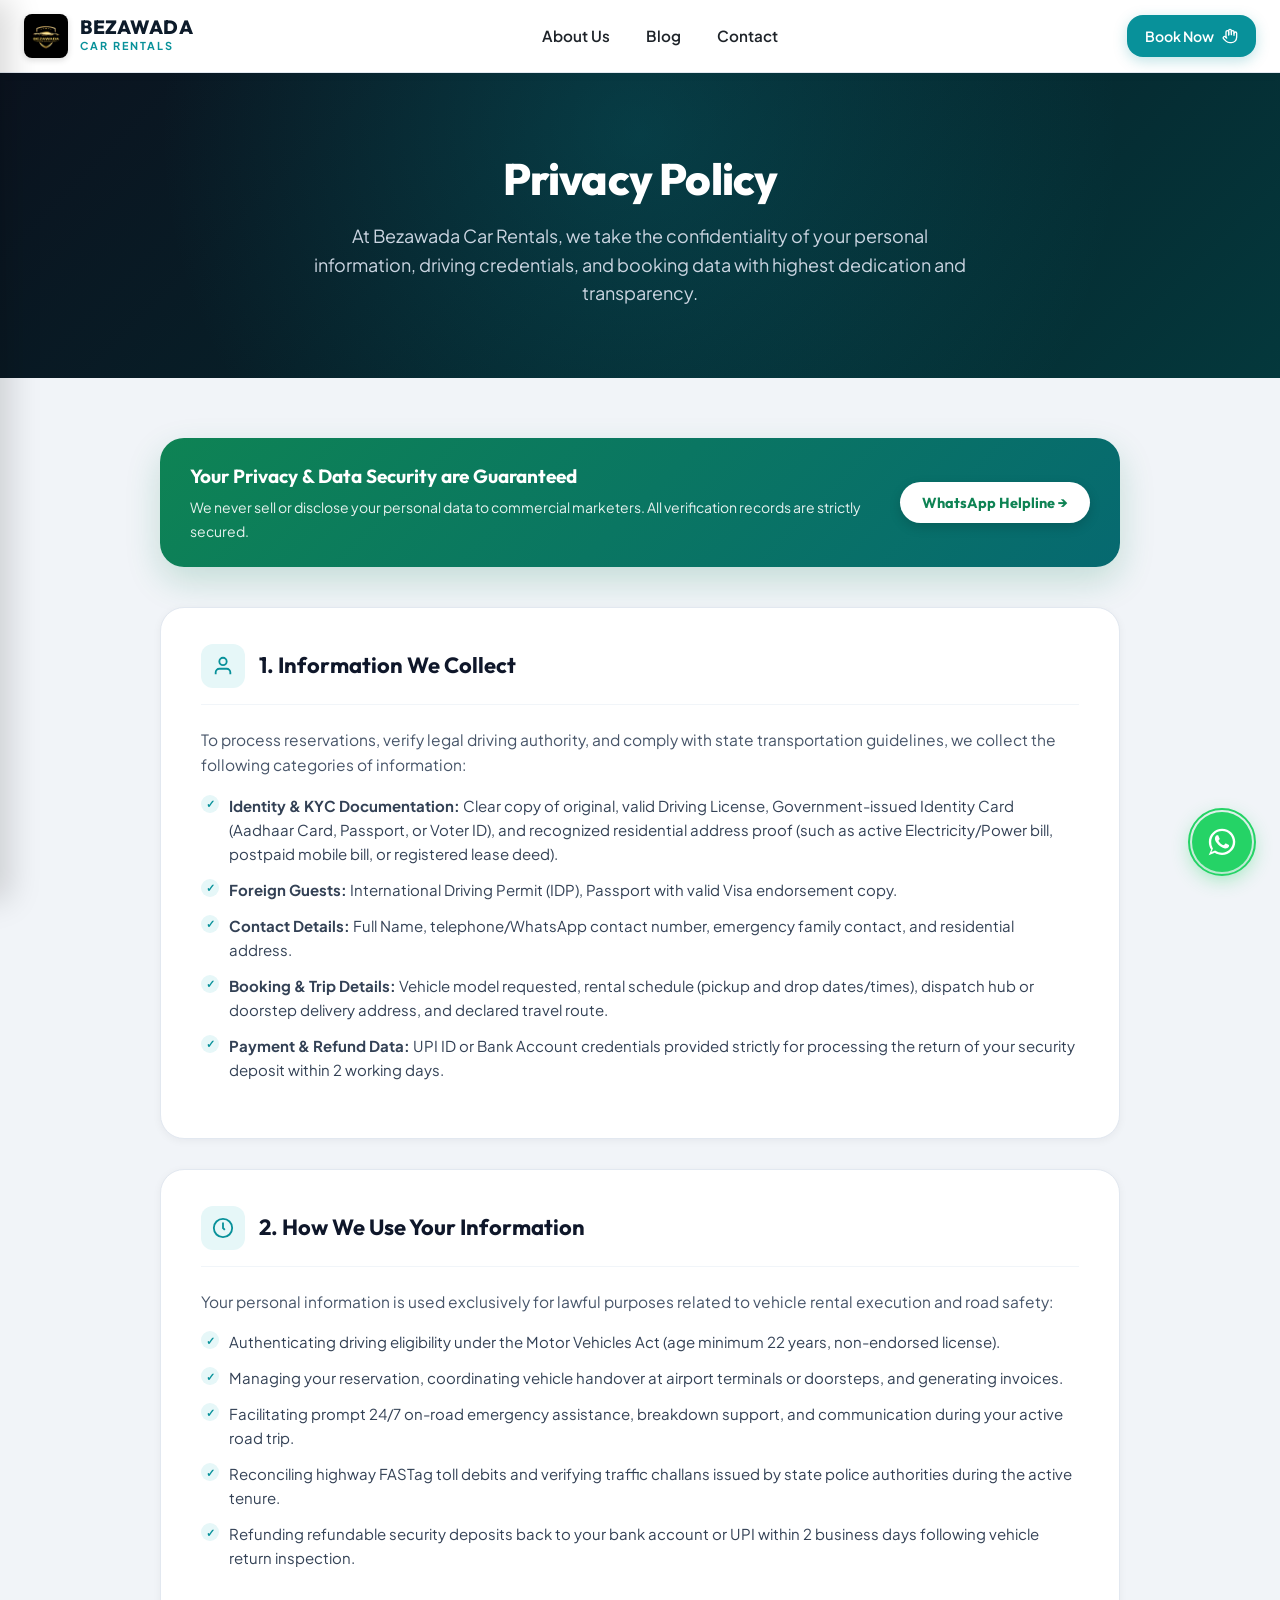
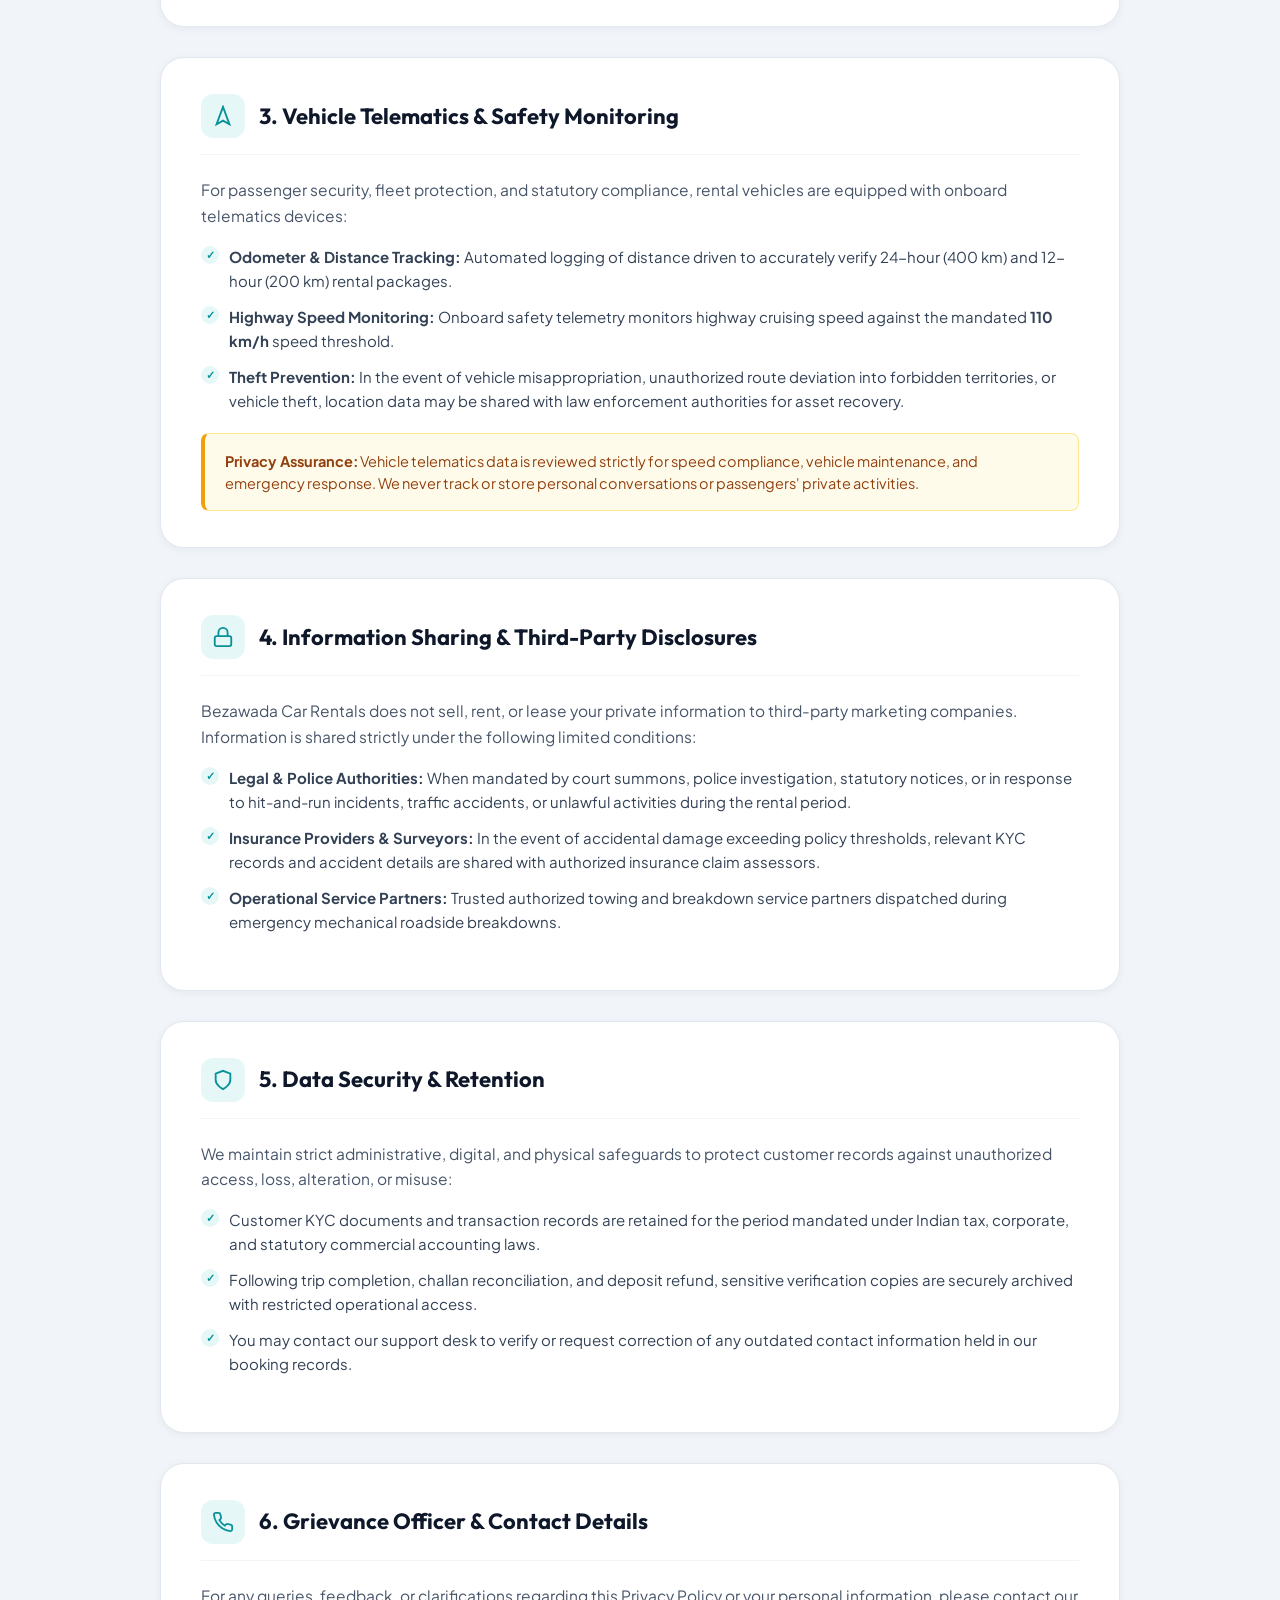
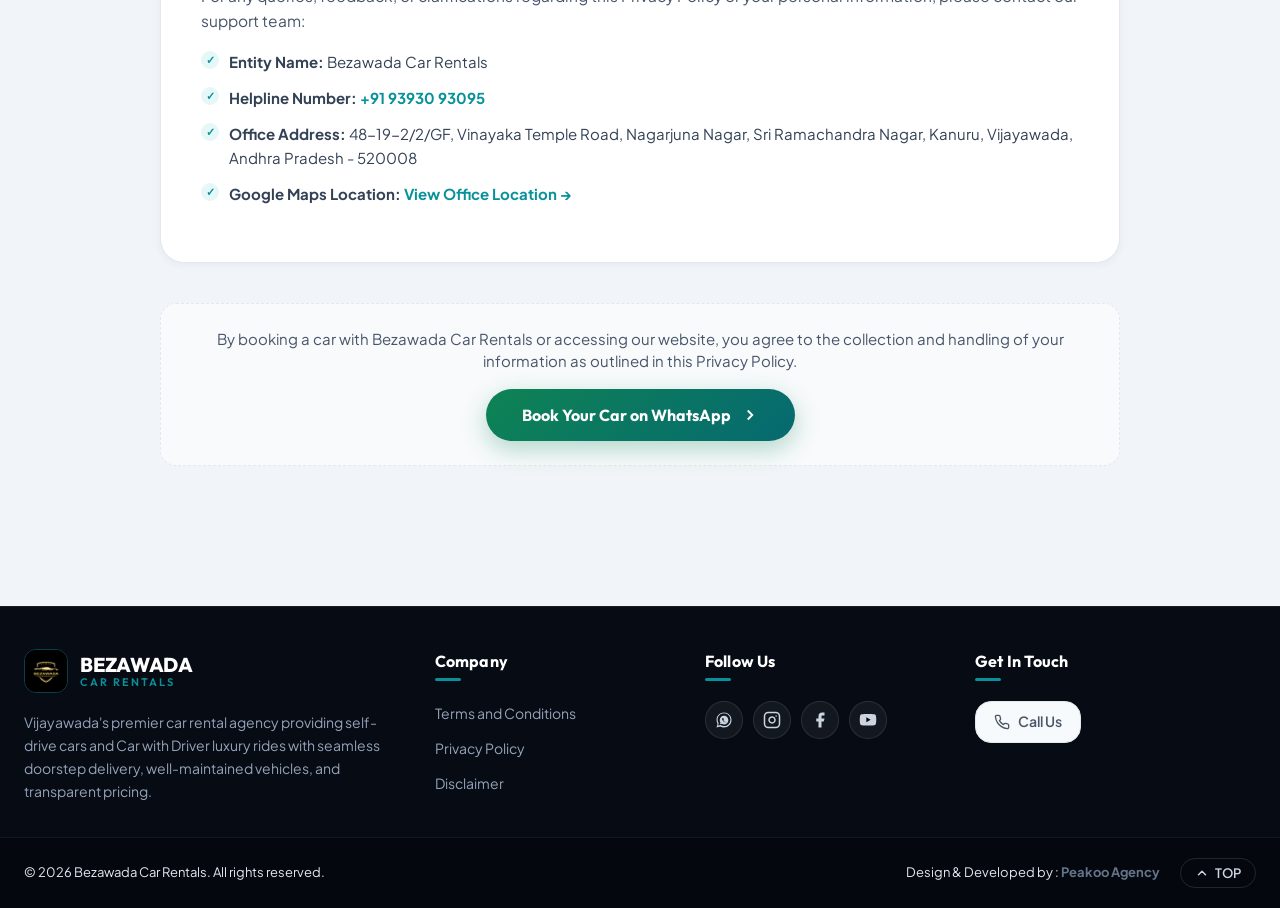
<file: privacy.html>
<!DOCTYPE html>
<html lang="en">
<head>
  <meta charset="UTF-8">
  <meta http-equiv="refresh" content="0; url=privacy-policy.html">
  <link rel="canonical" href="privacy-policy.html">
  <title>Redirecting to Privacy Policy...</title>
  <script>window.location.replace("privacy-policy.html");</script>
</head>
<body>
  <p>Redirecting to <a href="privacy-policy.html">Privacy Policy</a>...</p>
</body>
</html>
</file>
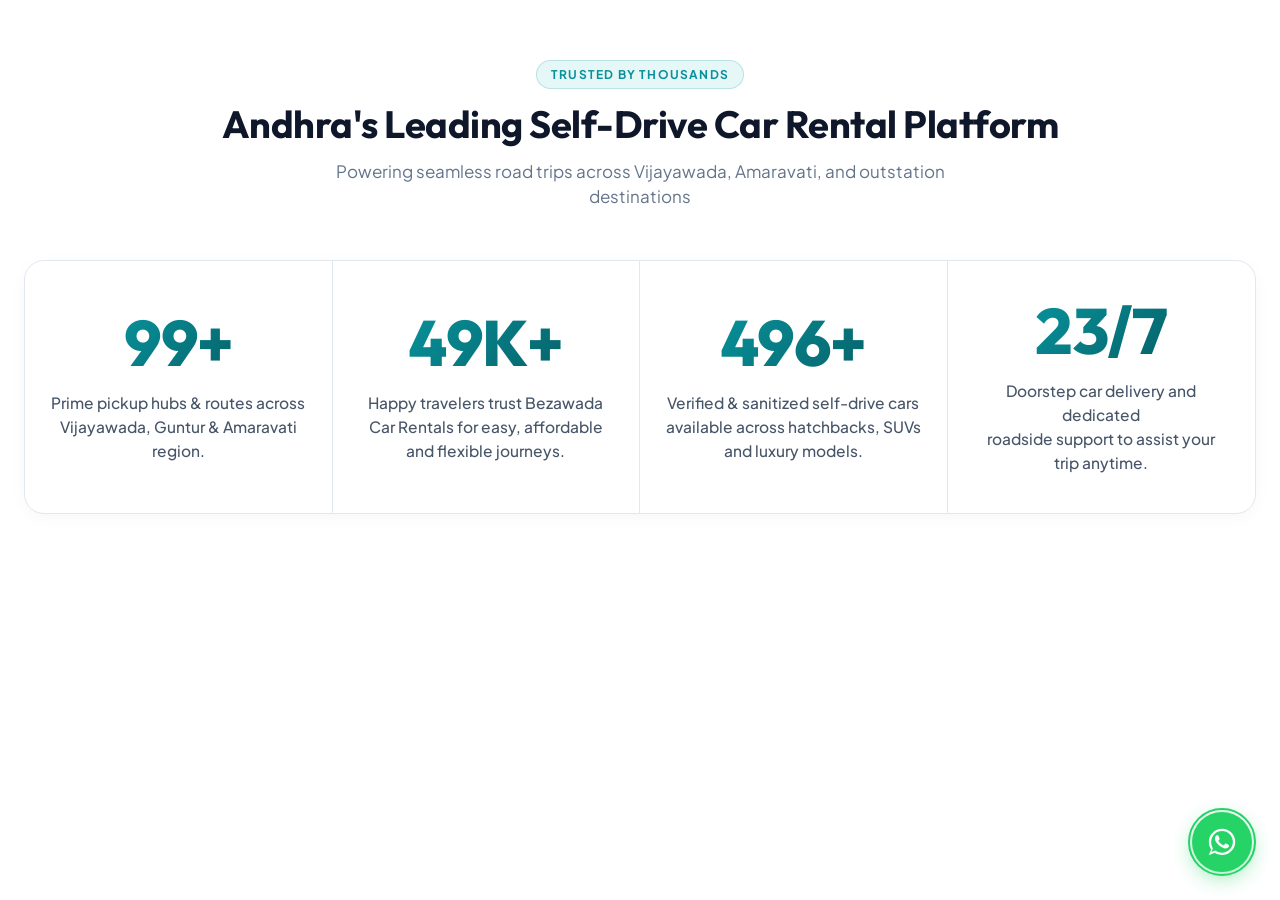
<file: statistics.html>
<!DOCTYPE html>
<html lang="en">

<head>
    <meta charset="UTF-8">
    <meta name="viewport" content="width=device-width, initial-scale=1.0">

    <title>Bezawada Car Rentals - Statistics & Trust Highlights</title>
    <meta name="description" content="View statistics and trust highlights for Bezawada Car Rentals in Vijayawada - over 10k+ happy bookings, sanitized cars, and 24/7 support.">

    <!-- Favicon / App Icons -->
    <link rel="icon" type="image/x-icon" href="favicon.ico">
    <link rel="icon" type="image/png" sizes="32x32" href="favicon-32x32.png">
    <link rel="icon" type="image/png" sizes="16x16" href="favicon-16x16.png">
    <link rel="apple-touch-icon" sizes="180x180" href="apple-touch-icon.png">
    <link rel="icon" type="image/jpeg" href="logo/logo.jpeg">
    <link rel="shortcut icon" href="favicon.ico">

    <!-- Google Fonts: Outfit & Plus Jakarta Sans -->
    <link rel="preconnect" href="https://fonts.googleapis.com">
    <link rel="preconnect" href="https://fonts.gstatic.com" crossorigin>
    <link href="https://fonts.googleapis.com/css2?family=Outfit:wght@500;600;700;800&family=Plus+Jakarta+Sans:wght@400;500;600;700&display=swap" rel="stylesheet">

    <link rel="stylesheet" href="statistics.css">
</head>

<body>

    <section class="stats-section">

        <div class="stats-header">
            <span class="stats-badge">TRUSTED BY THOUSANDS</span>
            <h1>Andhra's Leading Self-Drive Car Rental Platform</h1>
            <p class="stats-subheading">Powering seamless road trips across Vijayawada, Amaravati, and outstation destinations</p>
        </div>

        <div class="stats-container">

            <!-- Box 1 -->
            <div class="stat-box">
                <h2 class="counter" data-target="100" data-suffix="+">0+</h2>
                <p>
                    Prime pickup hubs &amp; routes across<br>
                    Vijayawada, Guntur &amp; Amaravati<br>
                    region.
                </p>
            </div>

            <!-- Box 2 -->
            <div class="stat-box">
                <h2 class="counter" data-target="50" data-suffix="K+">0K+</h2>
                <p>
                    Happy travelers trust Bezawada<br>
                    Car Rentals for easy, affordable<br>
                    and flexible journeys.
                </p>
            </div>

            <!-- Box 3 -->
            <div class="stat-box">
                <h2 class="counter" data-target="500" data-suffix="+">0+</h2>
                <p>
                    Verified &amp; sanitized self-drive cars<br>
                    available across hatchbacks, SUVs<br>
                    and luxury models.
                </p>
            </div>

            <!-- Box 4 -->
            <div class="stat-box">
                <h2 class="counter" data-target="24" data-suffix="/7">0/7</h2>
                <p>
                    Doorstep car delivery and dedicated<br>
                    roadside support to assist your<br>
                    trip anytime.
                </p>
            </div>

        </div>

    </section>

    <!-- Number Counting Animation -->
    <script>
        document.addEventListener('DOMContentLoaded', () => {
            const counters = document.querySelectorAll('.counter');
            let hasAnimated = false;

            const animateCounters = () => {
                if (hasAnimated) return;
                hasAnimated = true;
                const duration = 2000; // 2 seconds for a luxurious count-up

                counters.forEach(counter => {
                    const target = parseInt(counter.getAttribute('data-target'), 10);
                    const suffix = counter.getAttribute('data-suffix') || '';
                    const startTime = performance.now();

                    const updateCount = (currentTime) => {
                        const elapsed = currentTime - startTime;
                        const progress = Math.min(elapsed / duration, 1);
                        
                        // Ease out expo for smooth deceleration
                        const ease = progress === 1 ? 1 : 1 - Math.pow(2, -10 * progress);
                        const current = Math.floor(ease * target);

                        counter.textContent = current + suffix;

                        if (progress < 1) {
                            requestAnimationFrame(updateCount);
                        } else {
                            counter.textContent = target + suffix;
                            counter.classList.add('counted');
                        }
                    };

                    requestAnimationFrame(updateCount);
                });
            };

            // IntersectionObserver triggers animation when visible
            const observer = new IntersectionObserver((entries) => {
                entries.forEach(entry => {
                    if (entry.isIntersecting) {
                        animateCounters();
                        observer.disconnect();
                    }
                });
            }, { threshold: 0.2 });

            const section = document.querySelector('.stats-section');
            if (section) {
                observer.observe(section);
            } else {
                animateCounters();
            }
        });
    </script>

    <!-- =========================================
         FLOATING WHATSAPP CTA
         ========================================= -->
    <a href="https://wa.me/919393093095?text=Hello%20Bezawada%20Car%20Rentals!%20I%20would%20like%20to%20inquire%20about%20booking%20a%20car."
      target="_blank" rel="noopener noreferrer" class="whatsapp-float" id="whatsappFloat"
      aria-label="Chat with Bezawada Car Rentals on WhatsApp">
      <div class="whatsapp-pulse" aria-hidden="true"></div>
      <svg viewBox="0 0 24 24" width="32" height="32" fill="#ffffff" aria-hidden="true">
        <path
          d="M12.04 2C6.58 2 2.13 6.45 2.13 11.91c0 2.11.66 4.07 1.79 5.68L2 22l4.57-1.87c1.55 1.01 3.39 1.6 5.47 1.6 5.46 0 9.91-4.45 9.91-9.91S17.5 2 12.04 2zm0 18.06c-1.8 0-3.48-.54-4.88-1.46l-.35-.23-2.73 1.12 1.14-2.65-.24-.37A8.15 8.15 0 0 1 3.91 11.9c0-4.48 3.65-8.13 8.13-8.13 4.48 0 8.13 3.65 8.13 8.13 0 4.49-3.65 8.16-8.13 8.16zm4.72-6.1c-.26-.13-1.54-.76-1.78-.85-.24-.09-.41-.13-.59.13-.17.26-.68.85-.83 1.02-.15.17-.3.19-.56.06-.26-.13-1.1-.4-2.1-1.28-.77-.69-1.3-1.54-1.45-1.8-.15-.26-.02-.4.11-.53.12-.12.26-.3.39-.46.13-.15.17-.26.26-.43.09-.17.04-.32-.02-.45s-.59-1.42-.81-1.94c-.21-.51-.43-.44-.59-.45h-.5c-.17 0-.45.06-.69.32-.24.26-.91.89-.91 2.17 0 1.28.93 2.52 1.06 2.7.13.17 1.84 2.81 4.46 3.94.62.27 1.11.43 1.49.55.63.2 1.2.17 1.65.1.5-.07 1.54-.63 1.76-1.24.22-.61.22-1.13.15-1.24-.06-.11-.23-.17-.49-.3z" />
      </svg>
      <span class="whatsapp-tooltip">Chat with us</span>
    </a>
</body>

</html>
</file>
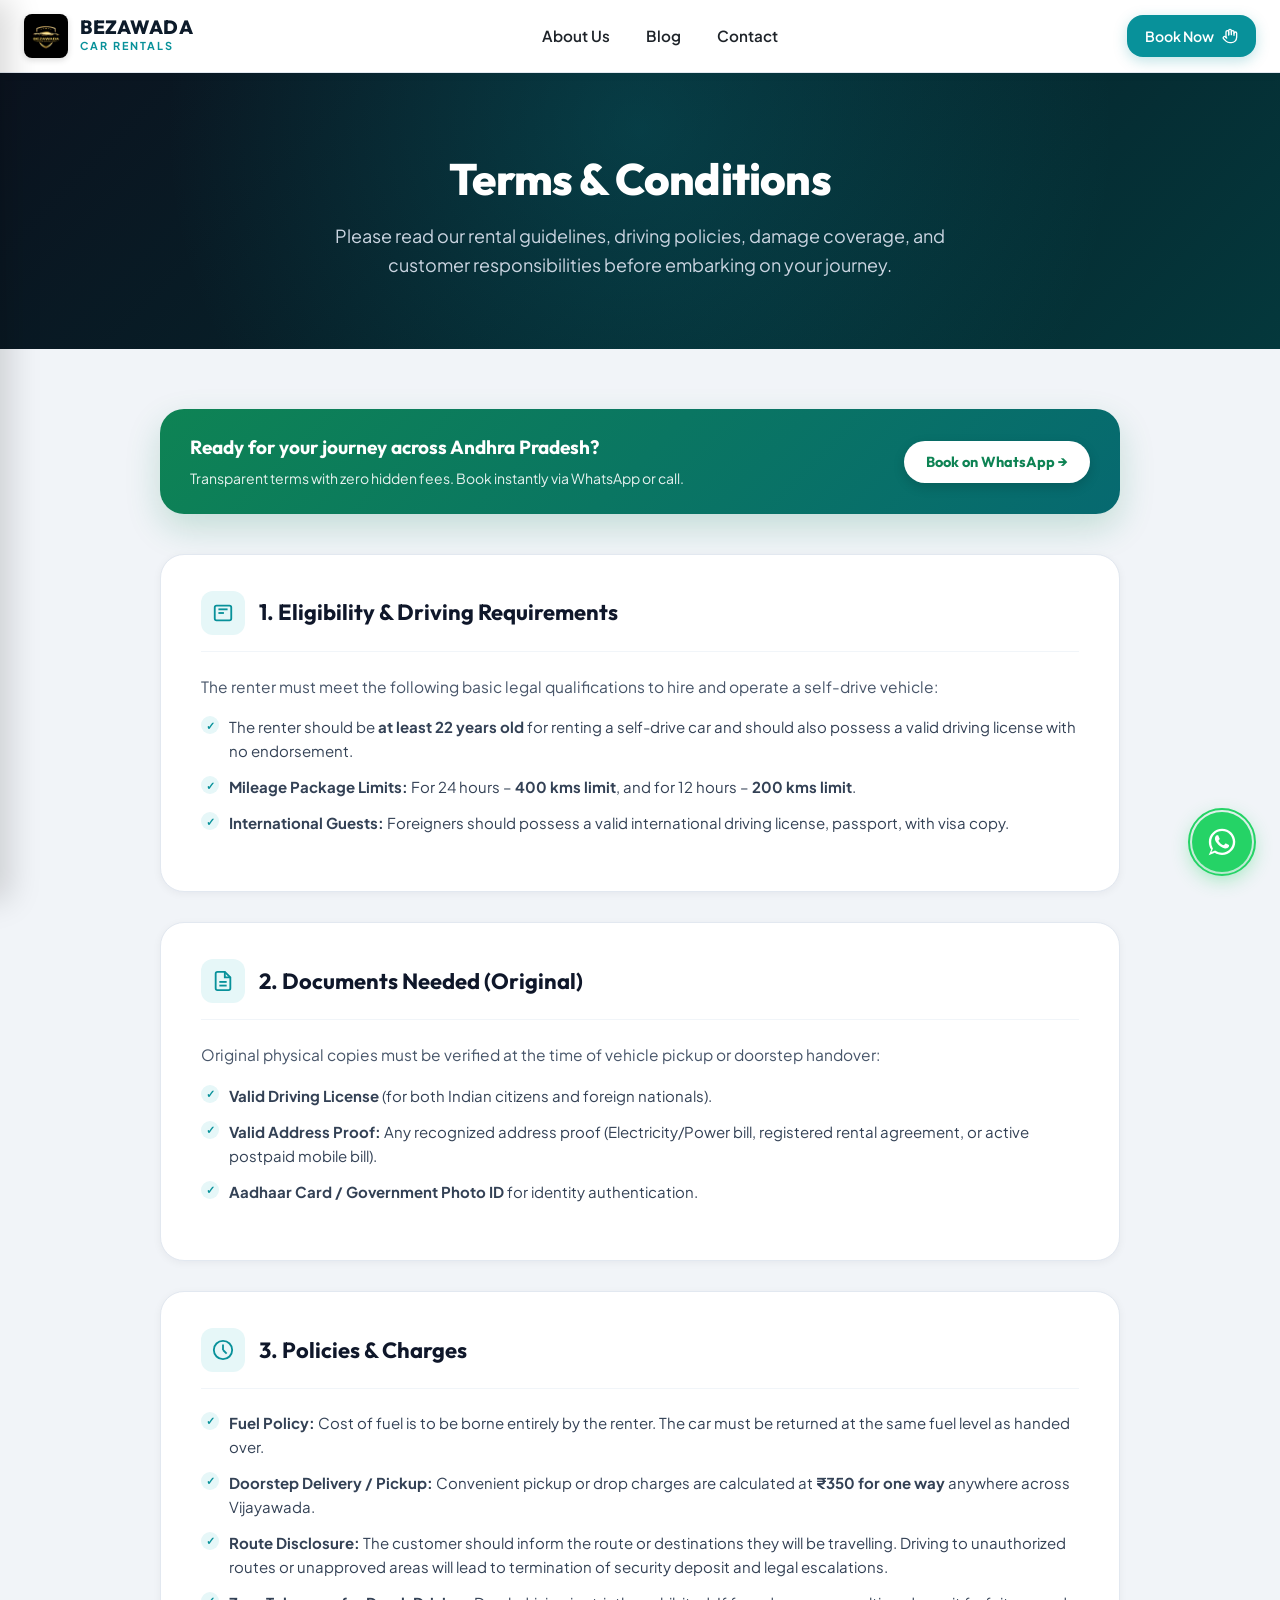
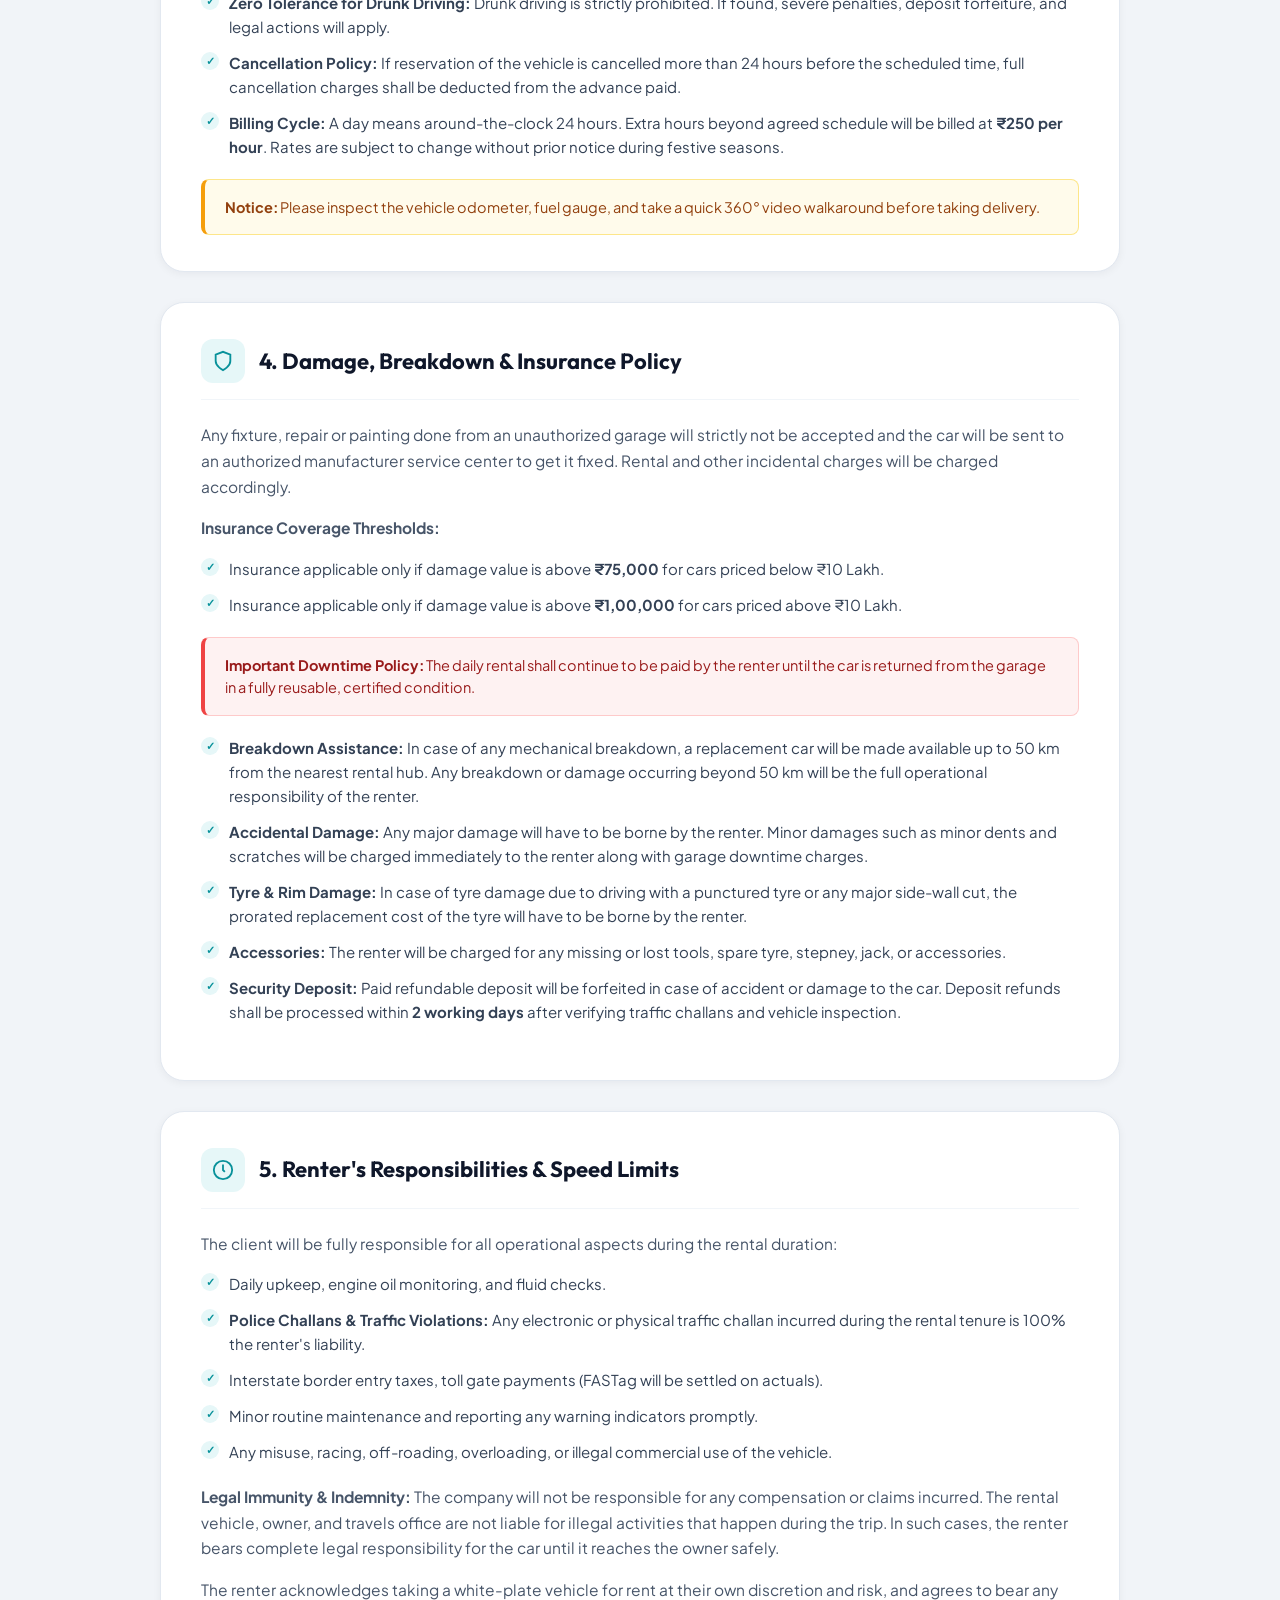
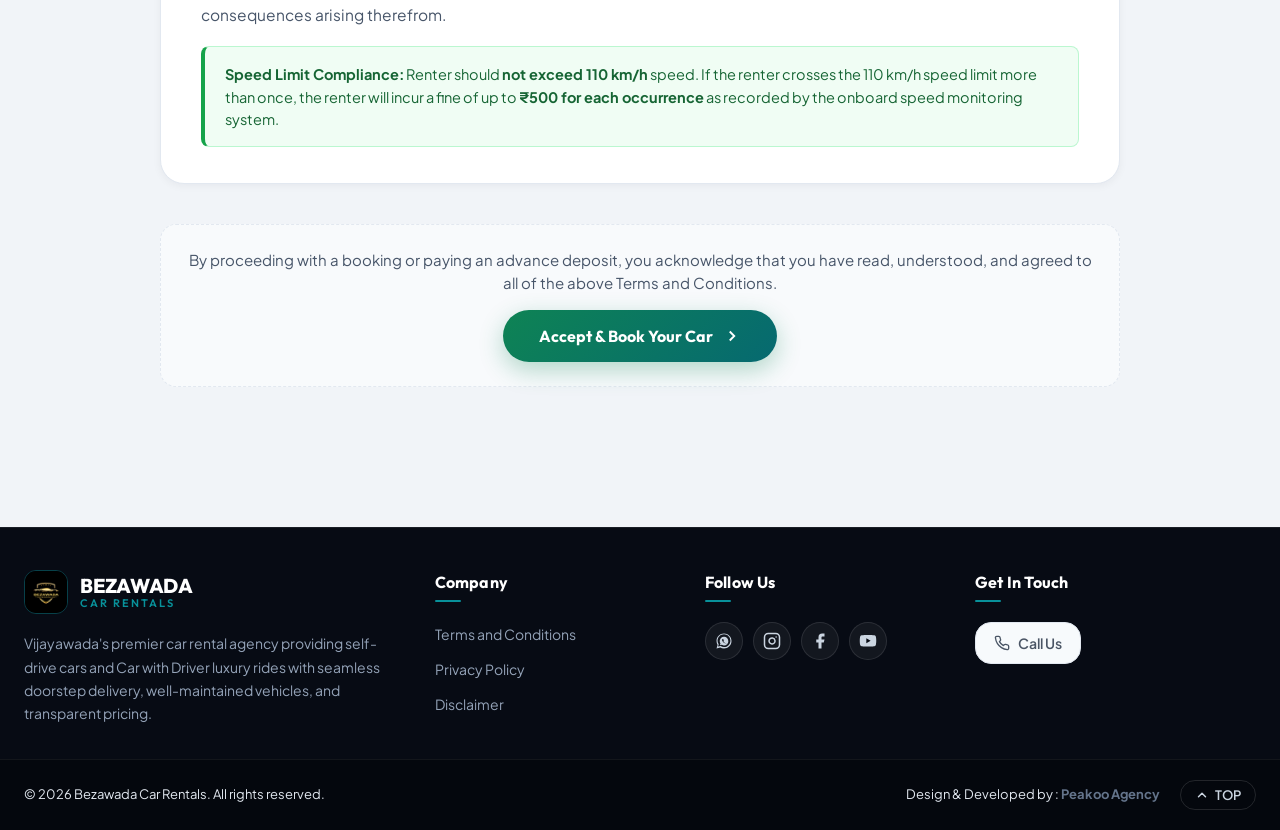
<file: terms.html>
<!DOCTYPE html>
<html lang="en">

<head>
  <meta charset="UTF-8">
  <meta name="viewport" content="width=device-width, initial-scale=1.0">
  <title>Terms and Conditions | Bezawada Car Rentals — Premium Self Drive & Car Hire in Vijayawada</title>
  <meta name="description"
    content="Official Terms & Conditions for renting self-drive and chauffeur-driven cars with Bezawada Car Rentals across Vijayawada, Guntur & Amaravati.">
  <!-- Favicon / App Icons -->
  <link rel="icon" type="image/x-icon" href="favicon.ico">
  <link rel="icon" type="image/png" sizes="32x32" href="favicon-32x32.png">
  <link rel="icon" type="image/png" sizes="16x16" href="favicon-16x16.png">
  <link rel="apple-touch-icon" sizes="180x180" href="apple-touch-icon.png">
  <link rel="icon" href="logo/logo.jpeg" type="image/jpeg">
  <link rel="shortcut icon" href="favicon.ico">

  <!-- Google Fonts: Plus Jakarta Sans & Outfit -->
  <link rel="preconnect" href="https://fonts.googleapis.com">
  <link rel="preconnect" href="https://fonts.gstatic.com" crossorigin>
  <link
    href="https://fonts.googleapis.com/css2?family=Outfit:wght@400;500;600;700;800&family=Plus+Jakarta+Sans:wght@400;500;600;700&display=swap"
    rel="stylesheet">

  <link rel="stylesheet" href="css/style.css">
  <link rel="stylesheet" href="pages.css">
</head>

<body>

  <!-- Top Navigation Header -->
  <header class="site-header">
    <div class="header-container">
      <button class="mobile-menu-btn" id="mobileMenuBtn" aria-label="Open navigation menu">
        <svg viewBox="0 0 24 24" width="24" height="24" stroke="currentColor" stroke-width="2" fill="none"
          stroke-linecap="round" stroke-linejoin="round">
          <line x1="3" y1="12" x2="21" y2="12"></line>
          <line x1="3" y1="6" x2="21" y2="6"></line>
          <line x1="3" y1="18" x2="21" y2="18"></line>
        </svg>
      </button>

      <a href="index.html" class="brand-logo">
        <img src="logo/logo.jpeg" alt="Bezawada Car Rentals" class="logo-img">
        <div class="brand-text">
          <span class="brand-name">BEZAWADA</span>
          <span class="brand-sub">CAR RENTALS</span>
        </div>
      </a>

      <!-- Desktop Navigation Menu -->
      <nav class="desktop-nav">
        <a href="about.html" class="nav-link">About Us</a>
        <a href="blog.html" class="nav-link">Blog</a>
        <a href="contact.html" class="nav-link">Contact</a>

      </nav>



      <button type="button" class="action-btn login-btn" onclick="scrollToBooking()">
        <span>Book Now</span>
        <svg viewBox="0 0 24 24" width="16" height="16" stroke="currentColor" stroke-width="2" fill="none"
          stroke-linecap="round" stroke-linejoin="round">
          <path d="M18 11V6a2 2 0 0 0-2-2a2 2 0 0 0-2 2" />
          <path d="M14 10V4a2 2 0 0 0-2-2a2 2 0 0 0-2 2v6" />
          <path d="M10 10.5V6a2 2 0 0 0-2-2a2 2 0 0 0-2 2v8" />
          <path d="M18 8a2 2 0 1 1 4 0v6a8 8 0 0 1-8 8h-2c-2.8 0-4.5-.86-5.99-2.34l-3.6-3.6a2 2 0 0 1 2.83-2.82L7 15" />
        </svg>
      </button>
    </div>
    </div>
  </header>

  <!-- Mobile Drawer Menu -->
  <div class="mobile-drawer" id="mobileDrawer">
    <div class="mobile-drawer-header">
      <div class="brand-logo">
        <img src="logo/logo.jpeg" alt="Bezawada Car Rentals" class="logo-img">
        <span class="brand-name">BEZAWADA CARS</span>
      </div>
      <button class="drawer-close-btn" id="drawerCloseBtn" aria-label="Close menu">&times;</button>
    </div>
    <div class="mobile-drawer-body">
      <a href="index.html#searchWidget" class="drawer-link" onclick="scrollToBooking()">Book a Car</a>
      <a href="about.html" class="drawer-link">About Us</a>
      <a href="blog.html" class="drawer-link">Blog</a>
      <a href="contact.html" class="drawer-link">Contact</a>


    </div>
  </div>

  <!-- Page Hero Header -->
  <section class="page-hero">
    <div class="page-hero-inner">

      <h1>Terms &amp; Conditions</h1>
      <p class="lead">Please read our rental guidelines, driving policies, damage coverage, and customer
        responsibilities before embarking on your journey.</p>
    </div>
  </section>

  <!-- Main Content -->
  <main class="page-container">
    <div class="terms-wrapper">

      <!-- Fast Trust Highlight Strip -->
      <div class="terms-highlight-strip">
        <div class="terms-highlight-text">
          <strong>Ready for your journey across Andhra Pradesh?</strong>
          <span>Transparent terms with zero hidden fees. Book instantly via WhatsApp or call.</span>
        </div>
        <a href="https://wa.me/919393093095?text=Hello%20Bezawada%20Car%20Rentals!%20I%20have%20read%20the%20terms%20and%20want%20to%20book%20a%20car."
          target="_blank" rel="noopener noreferrer" class="terms-highlight-cta">Book on WhatsApp &rarr;</a>
      </div>

      <!-- Card 1: Eligibility & Driver License -->
      <div class="terms-card">
        <div class="terms-section-header">
          <div class="terms-section-icon">
            <svg viewBox="0 0 24 24" width="22" height="22" fill="none" stroke="currentColor" stroke-width="2">
              <rect x="3" y="4" width="18" height="16" rx="2" />
              <line x1="7" y1="8" x2="17" y2="8" />
              <line x1="7" y1="12" x2="13" y2="12" />
            </svg>
          </div>
          <h2>1. Eligibility &amp; Driving Requirements</h2>
        </div>
        <p>The renter must meet the following basic legal qualifications to hire and operate a self-drive vehicle:</p>
        <ul class="terms-list">
          <li>The renter should be <strong>at least 22 years old</strong> for renting a self-drive car and should also
            possess a valid driving license with no endorsement.</li>
          <li><strong>Mileage Package Limits:</strong> For 24 hours – <strong>400 kms limit</strong>, and for 12 hours –
            <strong>200 kms limit</strong>.
          </li>
          <li><strong>International Guests:</strong> Foreigners should possess a valid international driving license,
            passport, with visa copy.</li>
        </ul>
      </div>

      <!-- Card 2: Documents Needed -->
      <div class="terms-card">
        <div class="terms-section-header">
          <div class="terms-section-icon">
            <svg viewBox="0 0 24 24" width="22" height="22" fill="none" stroke="currentColor" stroke-width="2">
              <path d="M14 2H6a2 2 0 0 0-2 2v16a2 2 0 0 0 2 2h12a2 2 0 0 0 2-2V8z" />
              <polyline points="14 2 14 8 20 8" />
              <line x1="16" y1="13" x2="8" y2="13" />
              <line x1="16" y1="17" x2="8" y2="17" />
            </svg>
          </div>
          <h2>2. Documents Needed (Original)</h2>
        </div>
        <p>Original physical copies must be verified at the time of vehicle pickup or doorstep handover:</p>
        <ul class="terms-list">
          <li><strong>Valid Driving License</strong> (for both Indian citizens and foreign nationals).</li>
          <li><strong>Valid Address Proof:</strong> Any recognized address proof (Electricity/Power bill, registered
            rental agreement, or active postpaid mobile bill).</li>
          <li><strong>Aadhaar Card / Government Photo ID</strong> for identity authentication.</li>
        </ul>
      </div>

      <!-- Card 3: Policies & Charges -->
      <div class="terms-card">
        <div class="terms-section-header">
          <div class="terms-section-icon">
            <svg viewBox="0 0 24 24" width="22" height="22" fill="none" stroke="currentColor" stroke-width="2">
              <circle cx="12" cy="12" r="10" />
              <line x1="12" y1="6" x2="12" y2="12" />
              <line x1="12" y1="12" x2="16" y2="16" />
            </svg>
          </div>
          <h2>3. Policies &amp; Charges</h2>
        </div>
        <ul class="terms-list">
          <li><strong>Fuel Policy:</strong> Cost of fuel is to be borne entirely by the renter. The car must be returned
            at the same fuel level as handed over.</li>
          <li><strong>Doorstep Delivery / Pickup:</strong> Convenient pickup or drop charges are calculated at
            <strong>₹350 for one way</strong> anywhere across Vijayawada.
          </li>
          <li><strong>Route Disclosure:</strong> The customer should inform the route or destinations they will be
            travelling. Driving to unauthorized routes or unapproved areas will lead to termination of security deposit
            and legal escalations.</li>
          <li><strong>Zero Tolerance for Drunk Driving:</strong> Drunk driving is strictly prohibited. If found, severe
            penalties, deposit forfeiture, and legal actions will apply.</li>
          <li><strong>Cancellation Policy:</strong> If reservation of the vehicle is cancelled more than 24 hours before
            the scheduled time, full cancellation charges shall be deducted from the advance paid.</li>
          <li><strong>Billing Cycle:</strong> A day means around-the-clock 24 hours. Extra hours beyond agreed schedule
            will be billed at <strong>₹250 per hour</strong>. Rates are subject to change without prior notice during
            festive seasons.</li>
        </ul>

        <div class="terms-alert-box">
          <strong>Notice:</strong> Please inspect the vehicle odometer, fuel gauge, and take a quick 360° video
          walkaround before taking delivery.
        </div>
      </div>

      <!-- Card 4: Damage & Insurance -->
      <div class="terms-card">
        <div class="terms-section-header">
          <div class="terms-section-icon">
            <svg viewBox="0 0 24 24" width="22" height="22" fill="none" stroke="currentColor" stroke-width="2">
              <path d="M12 22s8-4 8-10V5l-8-3-8 3v7c0 6 8 10 8 10z" />
            </svg>
          </div>
          <h2>4. Damage, Breakdown &amp; Insurance Policy</h2>
        </div>
        <p>Any fixture, repair or painting done from an unauthorized garage will strictly not be accepted and the car
          will be sent to an authorized manufacturer service center to get it fixed. Rental and other incidental charges
          will be charged accordingly.</p>

        <p><strong>Insurance Coverage Thresholds:</strong></p>
        <ul class="terms-list">
          <li>Insurance applicable only if damage value is above <strong>₹75,000</strong> for cars priced below ₹10
            Lakh.</li>
          <li>Insurance applicable only if damage value is above <strong>₹1,00,000</strong> for cars priced above ₹10
            Lakh.</li>
        </ul>

        <div class="terms-danger-box">
          <strong>Important Downtime Policy:</strong> The daily rental shall continue to be paid by the renter until the
          car is returned from the garage in a fully reusable, certified condition.
        </div>

        <ul class="terms-list" style="margin-top: 20px;">
          <li><strong>Breakdown Assistance:</strong> In case of any mechanical breakdown, a replacement car will be made
            available up to 50 km from the nearest rental hub. Any breakdown or damage occurring beyond 50 km will be
            the full operational responsibility of the renter.</li>
          <li><strong>Accidental Damage:</strong> Any major damage will have to be borne by the renter. Minor damages
            such as minor dents and scratches will be charged immediately to the renter along with garage downtime
            charges.</li>
          <li><strong>Tyre &amp; Rim Damage:</strong> In case of tyre damage due to driving with a punctured tyre or any
            major side-wall cut, the prorated replacement cost of the tyre will have to be borne by the renter.</li>
          <li><strong>Accessories:</strong> The renter will be charged for any missing or lost tools, spare tyre,
            stepney, jack, or accessories.</li>
          <li><strong>Security Deposit:</strong> Paid refundable deposit will be forfeited in case of accident or damage
            to the car. Deposit refunds shall be processed within <strong>2 working days</strong> after verifying
            traffic challans and vehicle inspection.</li>
        </ul>
      </div>

      <!-- Card 5: Renter's Responsibilities -->
      <div class="terms-card">
        <div class="terms-section-header">
          <div class="terms-section-icon">
            <svg viewBox="0 0 24 24" width="22" height="22" fill="none" stroke="currentColor" stroke-width="2">
              <circle cx="12" cy="12" r="10" />
              <polyline points="12 6 12 12 14 14" />
            </svg>
          </div>
          <h2>5. Renter's Responsibilities &amp; Speed Limits</h2>
        </div>
        <p>The client will be fully responsible for all operational aspects during the rental duration:</p>
        <ul class="terms-list">
          <li>Daily upkeep, engine oil monitoring, and fluid checks.</li>
          <li><strong>Police Challans &amp; Traffic Violations:</strong> Any electronic or physical traffic challan
            incurred during the rental tenure is 100% the renter's liability.</li>
          <li>Interstate border entry taxes, toll gate payments (FASTag will be settled on actuals).</li>
          <li>Minor routine maintenance and reporting any warning indicators promptly.</li>
          <li>Any misuse, racing, off-roading, overloading, or illegal commercial use of the vehicle.</li>
        </ul>

        <p><strong>Legal Immunity &amp; Indemnity:</strong> The company will not be responsible for any compensation or
          claims incurred. The rental vehicle, owner, and travels office are not liable for illegal activities that
          happen during the trip. In such cases, the renter bears complete legal responsibility for the car until it
          reaches the owner safely.</p>

        <p>The renter acknowledges taking a white-plate vehicle for rent at their own discretion and risk, and agrees to
          bear any consequences arising therefrom.</p>

        <div class="terms-alert-box"
          style="background: #F0FDF4; border-color: #BBF7D0; border-left-color: #16A34A; color: #166534;">
          <strong>Speed Limit Compliance:</strong> Renter should <strong>not exceed 110 km/h</strong> speed. If the
          renter crosses the 110 km/h speed limit more than once, the renter will incur a fine of up to <strong>₹500 for
            each occurrence</strong> as recorded by the onboard speed monitoring system.
        </div>
      </div>

      <!-- Agreement Bar -->
      <div class="terms-agree-bar">
        <p>By proceeding with a booking or paying an advance deposit, you acknowledge that you have read, understood,
          and agreed to all of the above Terms and Conditions.</p>
        <a href="https://wa.me/919393093095?text=Hello%20Bezawada%20Car%20Rentals!%20I%20have%20reviewed%20the%20Terms%20and%20Conditions%20and%20am%20ready%20to%20book%20my%20car."
          target="_blank" rel="noopener noreferrer" class="btn-submit-inquiry"
          style="display: inline-flex; width: auto; padding: 14px 36px;">
          <span>Accept &amp; Book Your Car</span>
          <svg viewBox="0 0 24 24" width="18" height="18" fill="none" stroke="currentColor" stroke-width="2.5">
            <polyline points="9 18 15 12 9 6"></polyline>
          </svg>
        </a>
      </div>

    </div>
  </main>

  <!-- ==========================================================================
       SECTION 7: FOOTER SECTION (4 Columns, Trust Ribbon, Copyright & Back to Top)
       ========================================================================== -->
  <footer class="site-footer" id="siteFooter" role="contentinfo">
    <div class="footer-top-wrap">
      <div class="footer-main-grid">

        <!-- Col 1: Brand Info -->
        <div class="footer-brand-col">
          <a href="index.html" class="footer-logo-link">
            <img src="logo/logo.jpeg" alt="Bezawada Car Rentals Logo" class="footer-logo-img">
            <div class="footer-brand-title">
              BEZAWADA
              <span>CAR RENTALS</span>
            </div>
          </a>
          <p class="footer-about-text">
            Vijayawada's premier car rental agency providing self-drive cars and Car with Driver luxury rides with
            seamless doorstep delivery, well-maintained vehicles, and transparent pricing.
          </p>
        </div>

        <!-- Col 2: Fleet & Rentals -->
        <div class="footer-col">
          <h3 class="footer-col-title">Company</h3>
          <ul class="footer-nav-list">

            <li><a href="terms.html">Terms and Conditions </a></li>
            <li><a href="privacy-policy.html">Privacy Policy</a></li>
            <li><a href="disclaimer.html">Disclaimer</a></li>
          </ul>
        </div>


        <div class="footer-col">
          <h3 class="footer-col-title">Follow Us</h3>
          <div class="footer-social-links">
            <a href="https://wa.me/919393093095" target="_blank" rel="noopener" class="footer-social-btn"
              aria-label="WhatsApp">
              <svg viewBox="0 0 24 24" width="18" height="18" fill="currentColor">
                <path
                  d="M12.031 6.172c-3.181 0-5.767 2.586-5.768 5.766-.001 1.298.38 2.27 1.019 3.287l-.711 2.592 2.654-.696c1.004.582 1.777.822 2.806.822 3.181 0 5.767-2.587 5.767-5.766.001-3.182-2.585-5.805-5.767-5.805zm3.377 8.21c-.14.393-.715.753-1.009.799-.283.044-.645.064-1.04-.063-.585-.188-1.339-.533-2.316-1.511-.98-.98-1.325-1.734-1.514-2.32-.127-.395-.107-.757-.063-1.04.046-.294.406-.869.799-1.009.19-.068.396-.039.544.073l.87 1.258c.148.214.156.495.021.718l-.348.572c-.068.112-.083.247-.04.37.199.57.653 1.189 1.183 1.719.53.53 1.149.984 1.719 1.183.123.043.258.028.37-.04l.572-.348c.223-.135.504-.127.718.021l1.258.87c.112.148.141.354.073.544z" />
                <path
                  d="M12 2C6.477 2 2 6.477 2 12c0 1.89.525 3.66 1.438 5.176L2 22l4.965-1.399C8.423 21.503 10.155 22 12 22c5.523 0 10-4.477 10-10S17.523 2 12 2zm0 18c-1.637 0-3.167-.47-4.464-1.284l-.32-.2-3.149.887.886-3.085-.207-.328C3.896 14.673 3.428 13.155 3.428 11.5 3.428 6.772 7.272 2.928 12 2.928 16.728 2.928 20.572 6.772 20.572 11.5 20.572 16.228 16.728 20 12 20z" />
              </svg>
            </a>
            <a href="https://www.instagram.com/bezawada_carrentals/" target="_blank" rel="noopener"
              class="footer-social-btn" aria-label="Instagram">
              <svg viewBox="0 0 24 24" width="18" height="18" fill="none" stroke="currentColor" stroke-width="2"
                stroke-linecap="round" stroke-linejoin="round">
                <rect x="2" y="2" width="20" height="20" rx="5" ry="5"></rect>
                <path d="M16 11.37A4 4 0 1 1 12.63 8 4 4 0 0 1 16 11.37z"></path>
                <line x1="17.5" y1="6.5" x2="17.51" y2="6.5"></line>
              </svg>
            </a>
            <a href="https://facebook.com" target="_blank" rel="noopener" class="footer-social-btn"
              aria-label="Facebook">
              <svg viewBox="0 0 24 24" width="18" height="18" fill="currentColor">
                <path d="M18 2h-3a5 5 0 0 0-5 5v3H7v4h3v8h4v-8h3l1-4h-4V7a1 1 0 0 1 1-1h3z"></path>
              </svg>
            </a>
            <a href="https://youtube.com" target="_blank" rel="noopener" class="footer-social-btn" aria-label="YouTube">
              <svg viewBox="0 0 24 24" width="18" height="18" fill="currentColor">
                <path
                  d="M22.54 6.42a2.78 2.78 0 0 0-1.94-2C18.88 4 12 4 12 4s-6.88 0-8.6.46a2.78 2.78 0 0 0-1.94 2A29 29 0 0 0 1 11.75a29 29 0 0 0 .46 5.33A2.78 2.78 0 0 0 3.4 19c1.72.46 8.6.46 8.6.46s6.88 0 8.6-.46a2.78 2.78 0 0 0 1.94-2 29 29 0 0 0 .46-5.25 29 29 0 0 0-.46-5.33z" />
                <polygon points="9.75 15.02 15.5 11.75 9.75 8.48 9.75 15.02" fill="#070B14" />
              </svg>
            </a>
          </div>
        </div>

        <div class="footer-col">
          <h3 class="footer-col-title">Get In Touch</h3>
          <a href="tel:+919393093095" class="action-btn hotline-btn" title="Call Bezawada Car Rentals">
            <svg viewBox="0 0 24 24" width="16" height="16" stroke="currentColor" stroke-width="2" fill="none"
              stroke-linecap="round" stroke-linejoin="round">
              <path
                d="M22 16.92v3a2 2 0 0 1-2.18 2 19.79 19.79 0 0 1-8.63-3.07 19.5 19.5 0 0 1-6-6 19.79 19.79 0 0 1-3.07-8.67A2 2 0 0 1 4.11 2h3a2 2 0 0 1 2 1.72 12.84 12.84 0 0 0 .7 2.81 2 2 0 0 1-.45 2.11L8.09 9.91a16 16 0 0 0 6 6l1.27-1.27a2 2 0 0 1 2.11-.45 12.84 12.84 0 0 0 2.81.7A2 2 0 0 1 22 16.92z">
              </path>
            </svg>
            <span class="hotline-text"> Call Us </span>
          </a>

        </div>
      </div>
    </div>

    <!-- Footer Bottom Bar -->
    <div class="footer-bottom-bar">
      <div class="footer-bottom-inner">
        <div class="footer-copyright" style="color: #E2E8F0;">
          © 2026 Bezawada Car Rentals. All rights reserved.
        </div>
        <div class="footer-bottom-links" style="color: #E2E8F0;">
          <p>Design & Developed by : <a href="https://www.peakoo.agency" target="_blank">
              <b>Peakoo Agency</b></a>
          </p>

          <button class="btn-back-to-top" type="button" onclick="window.scrollTo({top: 0, behavior: 'smooth'})"
            aria-label="Back to top">
            <svg viewBox="0 0 24 24" width="14" height="14" fill="none" stroke="currentColor" stroke-width="2.5"
              stroke-linecap="round" stroke-linejoin="round">
              <polyline points="18 15 12 9 6 15"></polyline>
            </svg>
            <span>TOP</span>
          </button>
        </div>
      </div>
    </div>
  </footer>

  <script>
    // Mobile Drawer Open & Close
    const mobileMenuBtn = document.getElementById('mobileMenuBtn');
    const drawerCloseBtn = document.getElementById('drawerCloseBtn');
    const mobileDrawer = document.getElementById('mobileDrawer');

    if (mobileMenuBtn && mobileDrawer) {
      mobileMenuBtn.addEventListener('click', () => mobileDrawer.classList.add('active'));
    }
    if (drawerCloseBtn && mobileDrawer) {
      drawerCloseBtn.addEventListener('click', () => mobileDrawer.classList.remove('active'));
    }
    document.addEventListener('click', (e) => {
      if (mobileDrawer && mobileDrawer.classList.contains('active') && !mobileDrawer.contains(e.target) && mobileMenuBtn && !mobileMenuBtn.contains(e.target)) {
        mobileDrawer.classList.remove('active');
      }
    });

    function scrollToBooking() {
      window.location.href = 'index.html#popularCarsSection';
    }
  </script>

  <!-- =========================================
       FLOATING WHATSAPP CTA
       ========================================= -->
  <a href="https://wa.me/919393093095?text=Hello%20Bezawada%20Car%20Rentals!%20I%20would%20like%20to%20inquire%20about%20booking%20a%20car."
    target="_blank" rel="noopener noreferrer" class="whatsapp-float" id="whatsappFloat"
    aria-label="Chat with Bezawada Car Rentals on WhatsApp">
    <div class="whatsapp-pulse" aria-hidden="true"></div>
    <svg viewBox="0 0 24 24" width="32" height="32" fill="#ffffff" aria-hidden="true">
      <path
        d="M12.04 2C6.58 2 2.13 6.45 2.13 11.91c0 2.11.66 4.07 1.79 5.68L2 22l4.57-1.87c1.55 1.01 3.39 1.6 5.47 1.6 5.46 0 9.91-4.45 9.91-9.91S17.5 2 12.04 2zm0 18.06c-1.8 0-3.48-.54-4.88-1.46l-.35-.23-2.73 1.12 1.14-2.65-.24-.37A8.15 8.15 0 0 1 3.91 11.9c0-4.48 3.65-8.13 8.13-8.13 4.48 0 8.13 3.65 8.13 8.13 0 4.49-3.65 8.16-8.13 8.16zm4.72-6.1c-.26-.13-1.54-.76-1.78-.85-.24-.09-.41-.13-.59.13-.17.26-.68.85-.83 1.02-.15.17-.3.19-.56.06-.26-.13-1.1-.4-2.1-1.28-.77-.69-1.3-1.54-1.45-1.8-.15-.26-.02-.4.11-.53.12-.12.26-.3.39-.46.13-.15.17-.26.26-.43.09-.17.04-.32-.02-.45s-.59-1.42-.81-1.94c-.21-.51-.43-.44-.59-.45h-.5c-.17 0-.45.06-.69.32-.24.26-.91.89-.91 2.17 0 1.28.93 2.52 1.06 2.7.13.17 1.84 2.81 4.46 3.94.62.27 1.11.43 1.49.55.63.2 1.2.17 1.65.1.5-.07 1.54-.63 1.76-1.24.22-.61.22-1.13.15-1.24-.06-.11-.23-.17-.49-.3z" />
    </svg>
    <span class="whatsapp-tooltip">Chat with us</span>
  </a>
</body>

</html>
</file>
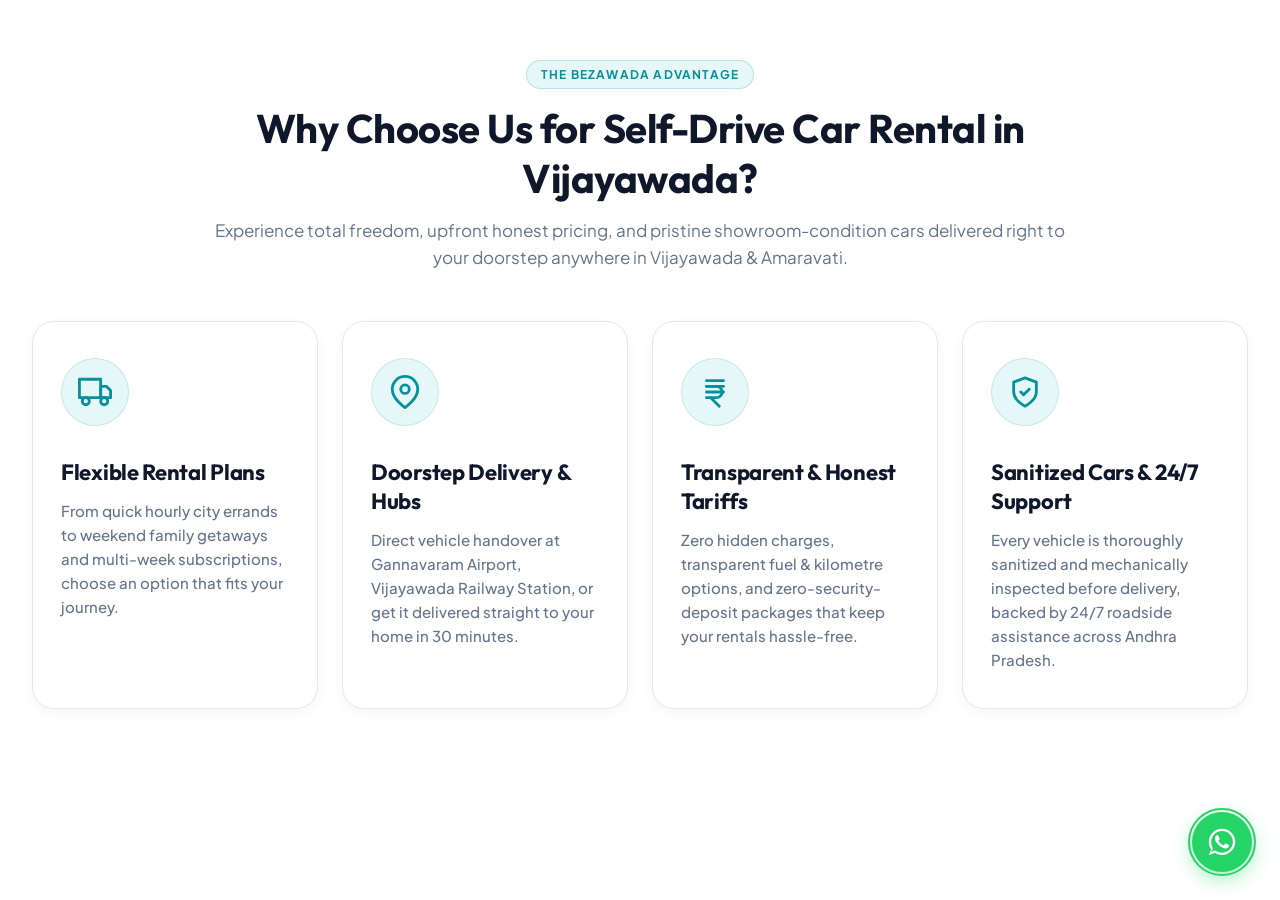
<file: why_choose.html>
<!DOCTYPE html>
<html lang="en">

<head>
    <meta charset="UTF-8">
    <meta name="viewport" content="width=device-width, initial-scale=1.0">

    <title>Why Choose Us - Bezawada Car Rentals</title>
    <meta name="description" content="Why choose Bezawada Car Rentals for self-drive and chauffeur cars in Vijayawada: flexible plans, doorstep delivery, honest tariffs, sanitized fleet and 24/7 support.">

    <!-- Favicon / App Icons -->
    <link rel="icon" type="image/x-icon" href="favicon.ico">
    <link rel="icon" type="image/png" sizes="32x32" href="favicon-32x32.png">
    <link rel="icon" type="image/png" sizes="16x16" href="favicon-16x16.png">
    <link rel="apple-touch-icon" sizes="180x180" href="apple-touch-icon.png">
    <link rel="icon" type="image/jpeg" href="logo/logo.jpeg">
    <link rel="shortcut icon" href="favicon.ico">

    <!-- Google Fonts: Outfit & Plus Jakarta Sans -->
    <link rel="preconnect" href="https://fonts.googleapis.com">
    <link rel="preconnect" href="https://fonts.gstatic.com" crossorigin>
    <link href="https://fonts.googleapis.com/css2?family=Outfit:wght@500;600;700;800&family=Plus+Jakarta+Sans:wght@400;500;600;700&display=swap" rel="stylesheet">

    <link rel="stylesheet" href="why_choose.css">
</head>

<body>

    <section class="why-section">

        <div class="why-header">
            <span class="why-badge">THE BEZAWADA ADVANTAGE</span>
            <h1>Why Choose Us for Self-Drive Car Rental in Vijayawada?</h1>
            <p class="subtitle">
                Experience total freedom, upfront honest pricing, and pristine showroom-condition cars delivered right to your doorstep anywhere in Vijayawada &amp; Amaravati.
            </p>
        </div>

        <div class="cards-container">

            <!-- Card 1 -->
            <div class="card">
                <div class="icon">
                    <svg viewBox="0 0 24 24" width="34" height="34" fill="none" stroke="currentColor" stroke-width="2" stroke-linecap="round" stroke-linejoin="round">
                        <rect x="1" y="3" width="15" height="13"></rect>
                        <polygon points="16 8 20 8 23 11 23 16 16 16 16 8"></polygon>
                        <circle cx="5.5" cy="18.5" r="2.5"></circle>
                        <circle cx="18.5" cy="18.5" r="2.5"></circle>
                    </svg>
                </div>
                <h2>Flexible Rental Plans</h2>
                <p>
                    From quick hourly city errands to weekend family getaways and multi-week subscriptions, choose an option that fits your journey.
                </p>
            </div>

            <!-- Card 2 -->
            <div class="card">
                <div class="icon">
                    <svg viewBox="0 0 24 24" width="34" height="34" fill="none" stroke="currentColor" stroke-width="2" stroke-linecap="round" stroke-linejoin="round">
                        <path d="M21 10c0 7-9 13-9 13s-9-6-9-13a9 9 0 0 1 18 0z"></path>
                        <circle cx="12" cy="10" r="3"></circle>
                    </svg>
                </div>
                <h2>Doorstep Delivery &amp; Hubs</h2>
                <p>
                    Direct vehicle handover at Gannavaram Airport, Vijayawada Railway Station, or get it delivered straight to your home in 30 minutes.
                </p>
            </div>

            <!-- Card 3 -->
            <div class="card">
                <div class="icon">
                    <svg viewBox="0 0 24 24" width="34" height="34" fill="none" stroke="currentColor" stroke-width="2" stroke-linecap="round" stroke-linejoin="round">
                        <line x1="6" y1="4" x2="18" y2="4"></line>
                        <line x1="6" y1="8" x2="18" y2="8"></line>
                        <line x1="6" y1="12" x2="18" y2="12"></line>
                        <path d="M6 8h7a4 4 0 0 1 0 8H6"></path>
                        <line x1="9" y1="16" x2="15" y2="22"></line>
                    </svg>
                </div>
                <h2>Transparent &amp; Honest Tariffs</h2>
                <p>
                    Zero hidden charges, transparent fuel &amp; kilometre options, and zero-security-deposit packages that keep your rentals hassle-free.
                </p>
            </div>

            <!-- Card 4 -->
            <div class="card">
                <div class="icon">
                    <svg viewBox="0 0 24 24" width="34" height="34" fill="none" stroke="currentColor" stroke-width="2" stroke-linecap="round" stroke-linejoin="round">
                        <path d="M12 22s8-4 8-10V5l-8-3-8 3v7c0 6 8 10 8 10z"></path>
                        <polyline points="9 12 11 14 15 10"></polyline>
                    </svg>
                </div>
                <h2>Sanitized Cars &amp; 24/7 Support</h2>
                <p>
                    Every vehicle is thoroughly sanitized and mechanically inspected before delivery, backed by 24/7 roadside assistance across Andhra Pradesh.
                </p>
            </div>

        </div>

    </section>

    <!-- Card Click Interactive Shadow Script -->
    <script>
        document.addEventListener('DOMContentLoaded', () => {
            const cards = document.querySelectorAll('.card');

            cards.forEach(card => {
                card.addEventListener('click', (e) => {
                    const wasActive = card.classList.contains('is-active');
                    cards.forEach(c => c.classList.remove('is-active'));
                    if (!wasActive) {
                        card.classList.add('is-active');
                    }
                });

                // Accessible keyboard enter/space
                card.setAttribute('tabindex', '0');
                card.setAttribute('role', 'button');
                card.addEventListener('keydown', (e) => {
                    if (e.key === 'Enter' || e.key === ' ') {
                        e.preventDefault();
                        card.click();
                    }
                });
            });

            // Dismiss active card shadow when clicking outside
            document.addEventListener('click', (e) => {
                if (!e.target.closest('.card')) {
                    cards.forEach(c => c.classList.remove('is-active'));
                }
            });
        });
    </script>

    <!-- =========================================
         FLOATING WHATSAPP CTA
         ========================================= -->
    <a href="https://wa.me/919393093095?text=Hello%20Bezawada%20Car%20Rentals!%20I%20would%20like%20to%20inquire%20about%20booking%20a%20car."
      target="_blank" rel="noopener noreferrer" class="whatsapp-float" id="whatsappFloat"
      aria-label="Chat with Bezawada Car Rentals on WhatsApp">
      <div class="whatsapp-pulse" aria-hidden="true"></div>
      <svg viewBox="0 0 24 24" width="32" height="32" fill="#ffffff" aria-hidden="true">
        <path
          d="M12.04 2C6.58 2 2.13 6.45 2.13 11.91c0 2.11.66 4.07 1.79 5.68L2 22l4.57-1.87c1.55 1.01 3.39 1.6 5.47 1.6 5.46 0 9.91-4.45 9.91-9.91S17.5 2 12.04 2zm0 18.06c-1.8 0-3.48-.54-4.88-1.46l-.35-.23-2.73 1.12 1.14-2.65-.24-.37A8.15 8.15 0 0 1 3.91 11.9c0-4.48 3.65-8.13 8.13-8.13 4.48 0 8.13 3.65 8.13 8.13 0 4.49-3.65 8.16-8.13 8.16zm4.72-6.1c-.26-.13-1.54-.76-1.78-.85-.24-.09-.41-.13-.59.13-.17.26-.68.85-.83 1.02-.15.17-.3.19-.56.06-.26-.13-1.1-.4-2.1-1.28-.77-.69-1.3-1.54-1.45-1.8-.15-.26-.02-.4.11-.53.12-.12.26-.3.39-.46.13-.15.17-.26.26-.43.09-.17.04-.32-.02-.45s-.59-1.42-.81-1.94c-.21-.51-.43-.44-.59-.45h-.5c-.17 0-.45.06-.69.32-.24.26-.91.89-.91 2.17 0 1.28.93 2.52 1.06 2.7.13.17 1.84 2.81 4.46 3.94.62.27 1.11.43 1.49.55.63.2 1.2.17 1.65.1.5-.07 1.54-.63 1.76-1.24.22-.61.22-1.13.15-1.24-.06-.11-.23-.17-.49-.3z" />
      </svg>
      <span class="whatsapp-tooltip">Chat with us</span>
    </a>
</body>

</html>
</file>
<file: css/style.css>
/* ==========================================================================
   Bezawada Car Rentals - Modern Revv-Inspired Design System
   ========================================================================== */

:root {
  --color-primary: #08919A;
  --color-primary-dark: #067077;
  --color-primary-light: #EBF8F9;
  --color-primary-border: rgba(8, 145, 154, 0.2);

  --color-accent-gold: #D4AF37;
  --color-accent-amber: #F59E0B;

  --color-dark: #1E2329;
  --color-dark-muted: #4A5565;
  --color-gray-subtle: #656565;
  --color-gray-light: #F1F4F8;
  --color-gray-border: #E2E8F0;
  --color-white: #FFFFFF;

  --font-heading: 'Outfit', sans-serif;
  --font-body: 'Plus Jakarta Sans', sans-serif;

  --radius-sm: 8px;
  --radius-md: 12px;
  --radius-lg: 16px;
  --radius-xl: 22px;
  --radius-full: 9999px;

  --shadow-sm: 0 2px 6px rgba(0, 0, 0, 0.04);
  --shadow-md: 0 6px 18px rgba(0, 0, 0, 0.08);
  --shadow-lg: 0 12px 32px rgba(8, 145, 154, 0.12);
  --shadow-card: 0 16px 36px -6px rgba(17, 24, 39, 0.1), 0 0 0 1px rgba(0, 0, 0, 0.04);

  --transition-fast: 0.2s cubic-bezier(0.16, 1, 0.3, 1);
  --transition-smooth: 0.35s cubic-bezier(0.16, 1, 0.3, 1);
}

/* CSS Reset & Defaults */
*,
*::before,
*::after {
  box-sizing: border-box;
  margin: 0;
  padding: 0;
}

html {
  scroll-behavior: smooth;
  -webkit-font-smoothing: antialiased;
}

body {
  font-family: var(--font-body);
  background-color: var(--color-gray-light);
  color: var(--color-dark);
  line-height: 1.5;
  overflow-x: hidden;
  padding-bottom: 0 !important;
  margin-bottom: 0 !important;
}

img {
  max-width: 100%;
  display: block;
}

a {
  text-decoration: none;
  color: inherit;
  transition: color var(--transition-fast);
}

button,
input,
select {
  font-family: inherit;
}

/* ==========================================================================
   Header Navigation Bar (Revv Style)
   ========================================================================== */

.site-header {
  position: sticky;
  top: 0;
  z-index: 100;
  background-color: var(--color-white);
  border-bottom: 1px solid var(--color-gray-border);
  box-shadow: 0 2px 10px rgba(0, 0, 0, 0.03);
}

.header-container {
  max-width: 1320px;
  margin: 0 auto;
  padding: 0 24px;
  height: 72px;
  display: flex;
  align-items: center;
  justify-content: space-between;
}

/* Logo */
.brand-logo {
  display: flex;
  align-items: center;
  gap: 12px;
}

.logo-img {
  width: 44px;
  height: 44px;
  border-radius: var(--radius-sm);
  object-fit: cover;
  background-color: #000;
  box-shadow: 0 2px 6px rgba(0, 0, 0, 0.15);
}

.brand-text {
  display: flex;
  flex-direction: column;
}

.brand-name {
  font-family: var(--font-heading);
  font-size: 1.2rem;
  font-weight: 800;
  letter-spacing: 0.5px;
  color: #0d1b2a;
  line-height: 1.1;
}

.brand-sub {
  font-size: 0.68rem;
  font-weight: 700;
  letter-spacing: 2px;
  color: var(--color-primary);
}

/* Desktop Navigation */
.desktop-nav {
  display: none;
  align-items: center;
  gap: 28px;
}

@media (min-width: 992px) {
  .desktop-nav {
    display: flex;
  }
}

.nav-link {
  font-size: 0.95rem;
  font-weight: 600;
  color: var(--color-dark);
  padding: 8px 4px;
  display: inline-flex;
  align-items: center;
  gap: 6px;
  background: none;
  border: none;
  cursor: pointer;
  transition: color var(--transition-fast);
}

.nav-link:hover {
  color: var(--color-primary);
}

.chevron-icon {
  transition: transform var(--transition-fast);
}

/* Dropdown Menu */
.nav-item {
  position: relative;
}

.has-dropdown:hover .chevron-icon {
  transform: rotate(180deg);
}

.dropdown-menu {
  position: absolute;
  top: calc(100% + 12px);
  left: -20px;
  min-width: 320px;
  background-color: var(--color-white);
  border-radius: var(--radius-md);
  padding: 12px;
  box-shadow: 0 16px 36px rgba(0, 0, 0, 0.12), 0 0 0 1px rgba(0, 0, 0, 0.05);
  opacity: 0;
  visibility: hidden;
  transform: translateY(8px);
  transition: opacity var(--transition-fast), transform var(--transition-fast), visibility var(--transition-fast);
  z-index: 150;
}

.has-dropdown:hover .dropdown-menu {
  opacity: 1;
  visibility: visible;
  transform: translateY(0);
}

.dropdown-link {
  display: block;
  padding: 10px 12px;
  border-radius: var(--radius-sm);
  transition: background-color var(--transition-fast);
}

.dropdown-link:hover {
  background-color: var(--color-primary-light);
}

.dropdown-item-title {
  display: block;
  font-weight: 600;
  font-size: 0.88rem;
  color: var(--color-dark);
  margin-bottom: 2px;
}

.dropdown-item-desc {
  display: block;
  font-size: 0.76rem;
  color: var(--color-gray-subtle);
}

/* Header Actions */
.header-actions {
  display: flex;
  align-items: center;
  gap: 12px;
}

.action-btn {
  display: inline-flex;
  align-items: center;
  justify-content: center;
  gap: 8px;
  height: 42px;
  padding: 0 18px;
  border-radius: var(--radius-md);
  font-size: 0.88rem;
  font-weight: 600;
  cursor: pointer;
  transition: all var(--transition-fast);
}

.hotline-btn {
  background-color: #f7fafc;
  color: var(--color-dark-muted);
  border: 1px solid var(--color-gray-border);
}

.hotline-btn:hover {
  background-color: var(--color-primary-light);
  border-color: var(--color-primary);
  color: var(--color-primary);
}

.login-btn {
  background-color: var(--color-primary);
  color: var(--color-white);
  border: none;
  box-shadow: 0 4px 14px rgba(8, 145, 154, 0.25);
}

.login-btn:hover {
  background-color: var(--color-primary-dark);
  transform: translateY(-1px);
  box-shadow: 0 6px 18px rgba(8, 145, 154, 0.35);
}

/* Mobile Menu Toggle */
.mobile-menu-btn {
  display: flex;
  align-items: center;
  justify-content: center;
  background: none;
  border: none;
  padding: 6px;
  color: var(--color-dark);
  cursor: pointer;
}

@media (min-width: 992px) {
  .mobile-menu-btn {
    display: none;
  }
}

/* Mobile Drawer */
.mobile-drawer {
  position: fixed;
  top: 0;
  left: 0;
  width: 290px;
  max-width: min(300px, 85vw);
  height: 100vh;
  height: 100dvh;
  background-color: var(--color-white);
  z-index: 200;
  box-shadow: 10px 0 30px rgba(0, 0, 0, 0.15);
  transform: translateX(-100%);
  transition: transform var(--transition-smooth);
  display: flex;
  flex-direction: column;
}

.mobile-drawer.active {
  transform: translateX(0);
}

.mobile-drawer-header {
  padding: 20px;
  display: flex;
  align-items: center;
  justify-content: space-between;
  border-bottom: 1px solid var(--color-gray-border);
}

.drawer-close-btn {
  background: none;
  border: none;
  font-size: 28px;
  color: var(--color-gray-subtle);
  cursor: pointer;
}

.mobile-drawer-body {
  padding: 24px 20px;
  display: flex;
  flex-direction: column;
  gap: 16px;
  overflow-y: auto;
  -webkit-overflow-scrolling: touch;
}

.drawer-link {
  font-size: 1rem;
  font-weight: 600;
  color: var(--color-dark);
}

.drawer-link:hover {
  color: var(--color-primary);
}

.drawer-divider {
  height: 1px;
  background-color: var(--color-gray-border);
  margin: 10px 0;
}

.drawer-phone {
  display: flex;
  flex-direction: column;
  gap: 4px;
  font-size: 0.85rem;
  color: var(--color-primary);
}


/* ==========================================================================
   Hero Section
   ========================================================================== */

.hero-section {
  position: relative;
  width: 100%;
  background-color: #F1F4F8;
  padding-bottom: 30px;
}

/* Top Revv-Style Location Pill */
.hero-top-pill-wrap {
  display: flex;
  justify-content: center;
  padding: 16px 20px 8px;
}

.location-pill {
  display: inline-flex;
  align-items: center;
  gap: 10px;
  background-color: var(--color-white);
  padding: 6px 18px;
  border-radius: var(--radius-full);
  box-shadow: 0 2px 8px rgba(0, 0, 0, 0.05);
  border: 1px solid rgba(8, 145, 154, 0.15);
}

.pill-dot {
  width: 8px;
  height: 8px;
  border-radius: 50%;
  background-color: var(--color-primary);
  box-shadow: 0 0 0 3px rgba(8, 145, 154, 0.2);
}

.pill-label {
  font-size: 0.88rem;
  font-weight: 600;
  color: var(--color-dark);
}

.pill-action {
  display: inline-flex;
  align-items: center;
  gap: 4px;
  font-size: 0.82rem;
  font-weight: 700;
  color: var(--color-primary);
  background: none;
  border: none;
  cursor: pointer;
  padding: 2px 4px;
  border-radius: var(--radius-sm);
  transition: background-color var(--transition-fast);
}

.pill-action:hover {
  background-color: var(--color-primary-light);
}

/* =========================================
   HERO SECTION
========================================= */

.hero {
  position: relative;
  width: calc(100% - 48px);
  max-width: 1400px;
  min-height: 680px;
  height: auto;
  margin: 18px auto 0;
  overflow: hidden;
  border-radius: 28px;
  box-shadow: 0 16px 45px rgba(0, 0, 0, 0.08);
  font-family: Arial, Helvetica, sans-serif;
}

/* =========================================
   BACKGROUND
========================================= */

.hero-bg {
  position: absolute;
  top: 0;
  left: 0;
  width: 100%;
  height: 100%;
  background-image: url("../assets/images/bg.png");
  background-image: url("hero-bg.jpg");
  background-size: cover;
  background-position: center bottom;
  background-repeat: no-repeat;
  border-radius: 28px;
  z-index: 1;
}

/* =========================================
   CONTENT WRAPPER
========================================= */

.hero-content {
  position: relative;
  z-index: 5;
  width: 100%;
  max-width: 1600px;
  height: 100%;
  margin: auto;
  padding-left: 6%;
  padding-top: 55px;
  padding-bottom: 55px;
}

/* =========================================
   LEFT CONTENT
========================================= */

.hero-text {
  width: 100%;
  max-width: 760px;
}

/* =========================================
   HERO INTRO ANIMATIONS
========================================= */

@keyframes heroFadeSlideUp {
  0% {
    opacity: 0;
    transform: translateY(24px);
  }
  100% {
    opacity: 1;
    transform: translateY(0);
  }
}

@keyframes heroFloatIn {
  0% {
    opacity: 0;
    transform: translateY(-20px) scale(0.96);
  }
  100% {
    opacity: 1;
    transform: translateY(0) scale(1);
  }
}

/* =========================================
   MAIN TITLE
========================================= */

.hero-title {
  margin: 0;
  padding: 0;
  line-height: 1.05;
  letter-spacing: -1.5px;
}

.hero-title .line-one {
  display: block;
  color: #07142e;
  font-size: clamp(48px, 5vw, 78px);
  font-weight: 800;
  animation: heroFadeSlideUp 0.8s cubic-bezier(0.16, 1, 0.3, 1) 0.1s both;
}

.hero-title .line-two {
  display: block;
  color: #079da0;
  font-size: clamp(48px, 5vw, 78px);
  font-weight: 800;
  animation: heroFadeSlideUp 0.8s cubic-bezier(0.16, 1, 0.3, 1) 0.25s both;
}

/* =========================================
   LOCATION TEXT
========================================= */

.location-title {
  margin-top: 20px;
  color: #07142e;
  font-size: clamp(24px, 2.5vw, 37px);
  font-weight: 700;
  letter-spacing: 7px;
}

/* =========================================
   DESCRIPTION
========================================= */

.hero-description {
  margin-top: 20px;
  display: flex;
  flex-direction: column;
  gap: 3px;
  color: #07142e;
  font-size: 21px;
  line-height: 1.25;
  animation: heroFadeSlideUp 0.8s cubic-bezier(0.16, 1, 0.3, 1) 0.4s both;
}

.hero-description strong {
  font-size: 23px;
  font-weight: 700;
}

/* =========================================
   FIND YOUR CAR BUTTON
========================================= */

.find-car {
  display: inline-flex;
  align-items: center;
  justify-content: space-between;
  gap: 30px;
  width: 335px;
  height: 75px;
  margin-top: 28px;
  padding: 0 27px;
  background: #11a6a9;
  color: #ffffff;
  text-decoration: none;
  border-radius: 45px;
  border: 6px solid rgba(255, 255, 255, 0.85);
  box-shadow: 0 6px 20px rgba(0, 0, 0, 0.15);
  font-size: 24px;
  font-weight: 700;
  animation: heroFadeSlideUp 0.8s cubic-bezier(0.16, 1, 0.3, 1) 0.55s both;
  transition: all 0.25s ease;
}

.find-car:hover {
  background: #078e91;
  transform: translateY(-3px);
  box-shadow: 0 12px 25px rgba(0, 0, 0, 0.20);
}

.find-car-arrow {
  font-size: 38px;
  line-height: 1;
}

/* =========================================
   RATING BOX
========================================= */

.rating {
  position: absolute;
  top: 45px;
  right: 5%;
  z-index: 10;
  width: 220px;
  padding: 16px 20px;
  background: rgba(255, 255, 255, 0.93);
  border-radius: 18px;
  box-shadow: 0 6px 20px rgba(0, 0, 0, 0.08);
  animation: heroFloatIn 0.85s cubic-bezier(0.16, 1, 0.3, 1) 0.45s both;
}

.rating-main {
  display: flex;
  align-items: center;
  gap: 12px;
}

.rating-star {
  color: #07858d;
  font-size: 32px;
  line-height: 1;
}

.rating-number {
  color: #07142e;
  font-size: 28px;
  font-weight: 800;
}

.rating-subtitle {
  margin-top: 6px;
  color: #07142e;
  font-size: 14px;
  font-weight: 500;
}

/* =========================================
   HERO STATS STRIP (Revv-Style Continuous Highlight Cycle)
========================================= */

.hero-stats-strip {
  margin-top: 24px;
  display: inline-flex;
  align-items: center;
  gap: 8px;
  padding: 8px 10px;
  background: rgba(5, 24, 39, 0.82);
  backdrop-filter: blur(10px);
  -webkit-backdrop-filter: blur(10px);
  border-radius: 20px;
  border: 1px solid rgba(255, 255, 255, 0.2);
  box-shadow: 0 8px 24px rgba(0, 0, 0, 0.16);
  max-width: 100%;
  animation: heroFadeSlideUp 0.8s cubic-bezier(0.16, 1, 0.3, 1) 0.7s both;
}

.hero-stat-pill {
  display: flex;
  align-items: center;
  gap: 10px;
  flex: 0 0 auto;
  padding: 8px 14px;
  border-radius: 14px;
  cursor: pointer;
  background: transparent;
  user-select: none;
  transition: all 0.4s cubic-bezier(0.16, 1, 0.3, 1);
}

.hero-stat-pill:hover {
  background: rgba(255, 255, 255, 0.08);
}

/* Revv-Style Active Highlight */
.hero-stat-pill.is-active {
  background: #11a6a9;
  box-shadow: 0 4px 18px rgba(17, 166, 169, 0.55);
  transform: translateY(-2px);
}

.hero-stat-icon {
  width: 44px;
  height: 44px;
  min-width: 44px;
  display: flex;
  align-items: center;
  justify-content: center;
  background: #ffffff;
  border-radius: 12px;
  color: #08919A;
  box-shadow: 0 3px 10px rgba(0, 0, 0, 0.12);
  transition: all 0.35s ease;
}

.hero-stat-pill.is-active .hero-stat-icon {
  background: #ffffff;
  color: #11a6a9;
  transform: scale(1.04);
}

.hero-stat-info {
  display: flex;
  flex-direction: column;
  line-height: 1.15;
  font-family: 'Outfit', 'Plus Jakarta Sans', Arial, sans-serif;
}

.hero-stat-info strong {
  font-size: 14px;
  font-weight: 700;
  color: #ffffff;
  white-space: nowrap;
  letter-spacing: -0.2px;
  transition: color 0.3s ease;
}

.hero-stat-info span {
  margin-top: 2px;
  font-size: 13px;
  font-weight: 500;
  color: #ffffff;
  white-space: nowrap;
  transition: color 0.3s ease;
}

.hero-stat-divider {
  width: 1px;
  height: 32px;
  flex-shrink: 0;
  background: rgba(255, 255, 255, 0.25);
  margin: 0 2px;
  transition: opacity 0.3s ease;
}

/* =========================================
   TABLET
========================================= */

@media (max-width: 1200px) {
  .hero {
    width: calc(100% - 36px);
    margin: 14px auto 0;
  }

  .hero-stats-strip {
    gap: 12px;
    padding: 9px 14px;
  }

  .hero-stat-icon {
    width: 40px;
    height: 40px;
    min-width: 40px;
  }

  .hero-stat-info strong {
    font-size: 13px;
  }

  .hero-stat-info span {
    font-size: 12px;
  }
}

@media (max-width: 1100px) {
  .hero {
    width: calc(100% - 28px);
    border-radius: 24px;
    margin: 12px auto 0;
  }

  .hero-bg {
    border-radius: 24px;
  }

  .hero-content {
    padding-left: 5%;
    padding-top: 45px;
    padding-bottom: 45px;
  }

  .rating {
    right: 5%;
    top: 40px;
  }
}

@media (max-width: 992px) {
  .hero-stats-strip {
    display: grid;
    grid-template-columns: repeat(2, 1fr);
    gap: 12px 16px;
    padding: 12px 16px;
    width: 100%;
    max-width: 500px;
  }

  .hero-stat-divider {
    display: none;
  }
}

/* =========================================
   MOBILE
========================================= */

@media (max-width: 768px) {
  .hero {
    display: flex;
    flex-direction: column;
    width: calc(100% - 20px);
    min-height: 680px;
    border-radius: 22px;
    margin: 10px auto 0;
  }

  .hero-bg {
    border-radius: 22px;
    background-position: 70% bottom;
  }

  .hero-content {
    display: flex;
    flex-direction: column;
    flex: 1;
    height: 100%;
    min-height: 680px;
    padding: 80px 18px 18px 18px;
    box-sizing: border-box;
  }

  .hero-text {
    display: flex;
    flex-direction: column;
    flex: 1;
    width: 100%;
    max-width: 100%;
  }

  .hero-text br {
    display: none;
  }

  .hero-title .line-one {
    font-size: 44px;
    font-weight: 900;
    color: #07142e;
    letter-spacing: -0.5px;
    text-shadow: 0 2px 12px rgba(255, 255, 255, 0.95), 0 1px 3px rgba(255, 255, 255, 0.9);
  }

  .hero-title .line-two {
    font-size: 44px;
    font-weight: 900;
    color: #057a7d;
    letter-spacing: -0.5px;
    text-shadow: 0 2px 12px rgba(255, 255, 255, 0.95), 0 1px 3px rgba(255, 255, 255, 0.9);
  }

  .location-title {
    font-size: 20px;
    letter-spacing: 4px;
    margin-top: 10px;
  }

  .hero-description {
    font-size: 16px;
    font-weight: 800;
    color: #07142e;
    margin-top: 12px;
    text-shadow: 0 1px 8px rgba(255, 255, 255, 0.95);
  }

  .hero-description strong {
    font-size: 19px;
    font-weight: 900;
    color: #07142e;
    letter-spacing: 0.3px;
  }

  .find-car {
    width: 260px;
    height: 56px;
    font-size: 17px;
    font-weight: 800;
    margin-top: 18px;
    border-width: 4px;
    box-shadow: 0 8px 24px rgba(7, 157, 160, 0.35);
  }

  .find-car-arrow {
    font-size: 28px;
  }

  /* Stats placed at car tyres place (bottom of hero) */
  .hero-stats-strip {
    margin-top: auto;
    margin-bottom: 0;
    border-radius: 16px;
  }

  /* Position rating at top right sky area to avoid overlapping */
  .rating {
    top: 18px;
    bottom: auto;
    right: 18px;
    width: auto;
    padding: 8px 14px;
    border-radius: 14px;
    z-index: 10;
  }

  .rating-main {
    gap: 8px;
  }

  .rating-star {
    font-size: 22px;
  }

  .rating-number {
    font-size: 18px;
  }

  .rating-subtitle {
    font-size: 10.5px;
    margin-top: 2px;
  }
}

/* =========================================
   SMALL MOBILE
========================================= */

@media (max-width: 500px) {
  .hero {
    display: flex;
    flex-direction: column;
    width: calc(100% - 16px);
    min-height: 660px;
    border-radius: 20px;
    margin: 8px auto 0;
  }

  .hero-bg {
    border-radius: 20px;
    background-position: 68% bottom;
  }

  .hero-content {
    display: flex;
    flex-direction: column;
    flex: 1;
    height: 100%;
    min-height: 660px;
    padding: 78px 12px 14px 12px;
    box-sizing: border-box;
  }

  .hero-text {
    display: flex;
    flex-direction: column;
    flex: 1;
    width: 100%;
    max-width: 100%;
  }

  .hero-text br {
    display: none;
  }

  .hero-title .line-one {
    font-size: 38px;
    letter-spacing: -0.5px;
    font-weight: 900;
    color: #07142e;
    text-shadow: 0 2px 12px rgba(255, 255, 255, 0.95), 0 1px 3px rgba(255, 255, 255, 0.9);
  }

  .hero-title .line-two {
    font-size: 38px;
    letter-spacing: -0.5px;
    font-weight: 900;
    color: #057a7d;
    text-shadow: 0 2px 12px rgba(255, 255, 255, 0.95), 0 1px 3px rgba(255, 255, 255, 0.9);
  }

  .location-title {
    font-size: 16px;
    letter-spacing: 2px;
    margin-top: 8px;
  }

  .hero-description {
    font-size: 14.5px;
    font-weight: 800;
    color: #07142e;
    margin-top: 10px;
    text-shadow: 0 1px 8px rgba(255, 255, 255, 0.95);
  }

  .hero-description strong {
    font-size: 17px;
    font-weight: 900;
    color: #07142e;
    letter-spacing: 0.3px;
  }

  .find-car {
    width: 220px;
    height: 50px;
    font-size: 15px;
    font-weight: 800;
    margin-top: 16px;
    padding: 0 18px;
    box-shadow: 0 8px 24px rgba(7, 157, 160, 0.35);
  }

  .find-car-arrow {
    font-size: 24px;
  }

  /* Stats placed at car tyres place (bottom of hero) */
  .hero-stats-strip {
    grid-template-columns: repeat(2, 1fr);
    gap: 6px 8px;
    padding: 8px 10px;
    max-width: 100%;
    margin-top: auto;
    margin-bottom: 0;
    border-radius: 14px;
  }

  .hero-stat-pill {
    padding: 6px 8px;
    border-radius: 10px;
    gap: 6px;
  }

  .hero-stat-icon {
    width: 32px;
    height: 32px;
    min-width: 32px;
    border-radius: 8px;
  }

  .hero-stat-icon svg {
    width: 16px;
    height: 16px;
  }

  .hero-stat-info strong {
    font-size: 11.5px;
    font-weight: 800;
  }

  .hero-stat-info span {
    font-size: 10px;
    font-weight: 600;
  }

  .rating {
    top: 14px;
    bottom: auto;
    right: 14px;
    width: auto;
    padding: 6px 10px;
    border-radius: 10px;
    z-index: 10;
  }

  .rating-star {
    font-size: 18px;
  }

  .rating-number {
    font-size: 16px;
  }

  .rating-subtitle {
    font-size: 9.5px;
  }
}





.sr-only {
  position: absolute;
  width: 1px;
  height: 1px;
  padding: 0;
  margin: -1px;
  overflow: hidden;
  clip: rect(0, 0, 0, 0);
  white-space: nowrap;
  border-width: 0;
}

.hero-gradient-overlay {
  position: absolute;
  inset: 0;
  background: linear-gradient(180deg,
      rgba(255, 255, 255, 0.2) 0%,
      rgba(255, 255, 255, 0) 30%,
      rgba(0, 0, 0, 0.02) 65%,
      rgba(0, 0, 0, 0.22) 100%);
  pointer-events: none;
}

@media (max-width: 991px) {
  .hero-gradient-overlay {
    background: linear-gradient(180deg,
        rgba(255, 255, 255, 0.35) 0%,
        rgba(255, 255, 255, 0.05) 50%,
        rgba(0, 0, 0, 0.25) 100%);
  }
}

/* Hero Content Wrapper */
.hero-content-wrapper {
  position: relative;
  z-index: 2;
  display: flex;
  flex-direction: column;
  justify-content: space-between;
  padding: 40px 40px 24px;
  min-height: 640px;
}

@media (max-width: 1120px) {

  .hero-content-wrapper {
    min-height: 580px;
  }

  .hero-content-wrapper {
    padding: 30px 28px 20px;
  }
}

@media (max-width: 991px) {

  .hero-content-wrapper {
    min-height: 480px;
  }

  .hero-content-wrapper {
    padding: 20px 16px;
  }
}

/* ==========================================================================
   Left Side: Single Box (User requested replacement of 3 boxes)
   ========================================================================== */

.hero-left-box-container {
  display: flex;
  align-items: flex-start;
}

.hero-main-card {
  position: relative;
  width: 100%;
  background: rgba(255, 255, 255, 0.96);
  backdrop-filter: blur(12px);
  -webkit-backdrop-filter: blur(12px);
  border: 1px solid rgba(8, 145, 154, 0.25);
  border-radius: var(--radius-xl);
  padding: 30px 28px;
  box-shadow:
    0 20px 45px -10px rgba(8, 145, 154, 0.15),
    0 0 0 1px rgba(255, 255, 255, 0.8) inset;
  transition: transform var(--transition-fast), box-shadow var(--transition-fast);
}

.card-glow-accent {
  position: absolute;
  top: 0;
  left: 28px;
  right: 28px;
  height: 4px;
  border-radius: var(--radius-full);
  background: linear-gradient(90deg, #08919A, #4FC5C5, #E5A93B);
}

.hero-card-header {
  margin-bottom: 22px;
}

.card-badge {
  display: inline-flex;
  align-items: center;
  gap: 6px;
  background-color: var(--color-primary-light);
  color: var(--color-primary-dark);
  font-size: 0.78rem;
  font-weight: 700;
  letter-spacing: 0.3px;
  padding: 4px 12px;
  border-radius: var(--radius-full);
  margin-bottom: 12px;
  border: 1px solid rgba(8, 145, 154, 0.2);
}

/* The exact requested text */
.hero-main-title {
  font-family: var(--font-heading);
  font-size: 1.62rem;
  font-weight: 800;
  line-height: 1.25;
  color: var(--color-dark);
  margin-bottom: 8px;
  letter-spacing: -0.3px;
}

.hero-main-subtitle {
  font-size: 0.98rem;
  font-weight: 600;
  color: var(--color-primary);
  line-height: 1.4;
}

/* Booking Search Form Inside the Card */
.hero-booking-form {
  display: flex;
  flex-direction: column;
  gap: 16px;
}

.form-group {
  display: flex;
  flex-direction: column;
  gap: 6px;
}

.form-label {
  display: flex;
  align-items: center;
  gap: 6px;
  font-size: 0.8rem;
  font-weight: 700;
  color: var(--color-dark-muted);
  text-transform: uppercase;
  letter-spacing: 0.4px;
}

.form-label svg {
  color: var(--color-primary);
}

.select-wrapper {
  position: relative;
}

.form-select,
.form-input {
  width: 100%;
  height: 44px;
  padding: 0 14px;
  background-color: #F8FAFC;
  border: 1.5px solid #E2E8F0;
  border-radius: var(--radius-md);
  font-size: 0.88rem;
  font-weight: 600;
  color: var(--color-dark);
  outline: none;
  transition: all var(--transition-fast);
}

.form-select:focus,
.form-input:focus {
  background-color: var(--color-white);
  border-color: var(--color-primary);
  box-shadow: 0 0 0 3px rgba(8, 145, 154, 0.15);
}

.form-grid-2 {
  display: grid;
  grid-template-columns: 1fr 1fr;
  gap: 12px;
}

.datetime-inputs {
  display: flex;
  gap: 6px;
}

.time-input {
  width: 82px;
  padding: 0 8px;
  text-align: center;
}

/* Feature tags inside the card */
.card-features-list {
  display: flex;
  flex-wrap: wrap;
  gap: 8px;
  padding: 6px 0;
}

.card-feature-tag {
  display: inline-flex;
  align-items: center;
  gap: 5px;
  font-size: 0.76rem;
  font-weight: 600;
  color: #2D3748;
  background-color: #EDF2F7;
  padding: 4px 10px;
  border-radius: var(--radius-sm);
}

.card-feature-tag svg {
  color: var(--color-primary);
}

/* Card Action Buttons */
.card-actions {
  display: flex;
  flex-direction: column;
  gap: 10px;
  margin-top: 4px;
}

.submit-search-btn {
  display: flex;
  align-items: center;
  justify-content: space-between;
  width: 100%;
  height: 52px;
  padding: 0 16px 0 24px;
  background: linear-gradient(135deg, #08919A 0%, #067077 100%);
  color: var(--color-white);
  border: none;
  border-radius: var(--radius-md);
  font-size: 1.02rem;
  font-weight: 700;
  cursor: pointer;
  box-shadow: 0 8px 20px rgba(8, 145, 154, 0.35);
  transition: all var(--transition-fast);
}

.submit-search-btn:hover {
  transform: translateY(-2px);
  box-shadow: 0 12px 26px rgba(8, 145, 154, 0.45);
}

.btn-arrow-circle {
  width: 34px;
  height: 34px;
  background: rgba(255, 255, 255, 0.2);
  border-radius: 50%;
  display: flex;
  align-items: center;
  justify-content: center;
  transition: transform var(--transition-fast);
}

.submit-search-btn:hover .btn-arrow-circle {
  transform: translateX(4px);
  background: rgba(255, 255, 255, 0.3);
}

.whatsapp-quick-btn {
  display: flex;
  align-items: center;
  justify-content: center;
  gap: 8px;
  width: 100%;
  height: 40px;
  background-color: #F0FDF4;
  color: #166534;
  border: 1px solid #BBF7D0;
  border-radius: var(--radius-md);
  font-size: 0.86rem;
  font-weight: 700;
  transition: all var(--transition-fast);
}

.whatsapp-quick-btn svg {
  color: #22C55E;
}

.whatsapp-quick-btn:hover {
  background-color: #DCFCE7;
  border-color: #86EFAC;
}


/* ==========================================================================
   Right Side: Slogan & Revv-Style Scrolling Stats
   ========================================================================== */

/* ==========================================================================
   Revv Exact Rating & 5 Stat Cards (Matching Reference Screenshot)
   ========================================================================== */

.revv-exact-showcase {
  display: flex;
  flex-direction: column;
  justify-content: space-between;
  width: 100%;
  min-height: 500px;
  padding: 10px 0 10px;
}

/* Hero Top Split Row: Left Big Impact Headline + Right Rating Block */
.hero-top-split-row {
  display: flex;
  align-items: flex-start;
  justify-content: space-between;
  gap: 32px;
  width: 100%;
  margin-bottom: 20px;
}

.hero-impact-headline-box {
  flex: 1 1 60%;
  max-width: 680px;
  padding-top: 15px;
}

.hero-eyebrow {
  display: inline-flex;
  align-items: center;
  gap: 8px;
  font-family: 'Montserrat', sans-serif;
  font-size: clamp(0.78rem, 1.0vw, 0.92rem);
  font-weight: 800;
  color: #0B192C;
  letter-spacing: 2.5px;
  text-transform: uppercase;
  margin-bottom: 6px;
  text-shadow: 0 1px 2px rgba(255, 255, 255, 0.85);
}

.eyebrow-dash {
  color: #08919A;
  font-weight: 900;
  font-size: 1.15rem;
  line-height: 1;
}

.hero-impact-title {
  font-family: 'Montserrat', sans-serif;
  margin: 0;
  display: flex;
  flex-direction: column;
}

.hero-title-dark {
  display: block;
  font-family: 'Montserrat', sans-serif;
  font-size: clamp(1.95rem, 2.9vw, 2.85rem);
  font-weight: 800;
  line-height: 1.08;
  color: #0B192C;
  letter-spacing: -0.4px;
  text-shadow: 0 1px 3px rgba(255, 255, 255, 0.85);
}

.hero-title-teal {
  display: block;
  font-family: 'Montserrat', sans-serif;
  font-size: clamp(1.95rem, 2.9vw, 2.85rem);
  font-weight: 800;
  line-height: 1.08;
  color: #08919A;
  letter-spacing: -0.4px;
  margin-top: 2px;
  text-shadow: 0 1px 3px rgba(255, 255, 255, 0.8);
}

.hero-title-location {
  display: block;
  font-family: 'Montserrat', sans-serif;
  font-size: clamp(0.92rem, 1.25vw, 1.22rem);
  font-weight: 800;
  line-height: 1.2;
  color: #0B192C;
  text-transform: uppercase;
  letter-spacing: clamp(3.5px, 0.45vw, 6px);
  margin-top: 9px;
  text-shadow: 0 1px 2px rgba(255, 255, 255, 0.8);
}

.hero-impact-sub {
  display: block;
  font-family: 'Montserrat', sans-serif;
  font-size: clamp(1.05rem, 1.45vw, 1.38rem);
  font-weight: 700;
  line-height: 1.25;
  color: #0B192C;
  letter-spacing: 0.1px;
  margin-top: 7px;
  text-shadow: 0 1px 2px rgba(255, 255, 255, 0.8);
}

.hero-impact-tagline {
  display: block;
  font-family: 'Montserrat', sans-serif;
  font-size: clamp(0.95rem, 1.35vw, 1.25rem);
  font-weight: 700;
  color: #0B192C;
  margin-top: 4px;
  text-shadow: 0 1px 2px rgba(255, 255, 255, 0.8);
}

/* Find Your Car Pill CTA Button (From Reference Photo) */
.hero-find-car-btn {
  display: inline-flex;
  align-items: center;
  gap: 10px;
  margin-top: 18px;
  padding: 13px 30px;
  background: #08919A;
  color: #FFFFFF !important;
  font-family: 'Montserrat', sans-serif;
  font-weight: 700;
  font-size: 1.05rem;
  border-radius: 9999px;
  text-decoration: none;
  box-shadow: 0 6px 20px rgba(8, 145, 154, 0.45);
  border: 2px solid rgba(255, 255, 255, 0.45);
  transition: all 0.25s ease;
  cursor: pointer;
  width: fit-content;
}

.hero-find-car-btn:hover {
  background: #067A82;
  transform: translateY(-2px);
  box-shadow: 0 8px 26px rgba(8, 145, 154, 0.6);
  color: #FFFFFF !important;
}

/* Top Right Rating Badge (Clean Minimal Card from Reference Photo) */
.hero-top-rating-badge {
  background: rgba(255, 255, 255, 0.95);
  backdrop-filter: blur(8px);
  -webkit-backdrop-filter: blur(8px);
  border-radius: 12px;
  padding: 10px 18px;
  box-shadow: 0 6px 20px rgba(0, 0, 0, 0.08);
  border: 1.5px solid rgba(255, 255, 255, 0.9);
  display: flex;
  flex-direction: column;
  align-items: flex-start;
  text-align: left;
  margin-left: auto;
  margin-right: 15px;
  margin-top: 15px;
}

.rating-badge-top-row {
  display: flex;
  align-items: center;
  gap: 8px;
}

.badge-star {
  color: #08919A;
  width: 20px;
  height: 20px;
  fill: #08919A;
}

.rating-badge-val {
  font-family: 'Montserrat', sans-serif;
  font-size: 1.35rem;
  font-weight: 800;
  color: #0B192C;
  line-height: 1;
}

.rating-badge-subtext {
  font-family: 'Montserrat', sans-serif;
  font-size: 0.82rem;
  font-weight: 600;
  color: #475569;
  margin-top: 4px;
  white-space: nowrap;
}

/* Bottom Feature Capsules (Matching Reference Photo below Find Your Car) */
.hero-bottom-pills-wrapper {
  position: relative;
  width: 100%;
  max-width: 680px;
  display: flex;
  margin-top: 36px;
  margin-left: 0;
  padding: 8px 0 14px;
  overflow: visible;
}

.hero-bottom-pills-row {
  display: flex;
  align-items: center;
  gap: 22px;
  flex-wrap: wrap;
  width: 100%;
}

.hero-feature-capsule {
  display: flex;
  align-items: center;
  gap: 12px;
  padding: 0;
  background: transparent;
  border: none;
  cursor: pointer;
  transition: transform 0.25s ease;
  user-select: none;
}

.hero-feature-capsule:hover {
  transform: translateY(-2px);
}

.capsule-icon-wrap {
  width: 44px;
  height: 44px;
  border-radius: 12px;
  background: #FFFFFF;
  display: flex;
  align-items: center;
  justify-content: center;
  flex-shrink: 0;
  box-shadow: 0 4px 14px rgba(0, 0, 0, 0.2);
  transition: transform 0.25s ease, box-shadow 0.25s ease;
}

.hero-feature-capsule:hover .capsule-icon-wrap,
.hero-feature-capsule.active-glow .capsule-icon-wrap {
  transform: scale(1.06);
  box-shadow: 0 6px 18px rgba(8, 145, 154, 0.45);
}

.capsule-text-wrap {
  display: flex;
  flex-direction: column;
  text-align: left;
}

.capsule-title {
  font-family: 'Montserrat', sans-serif;
  font-size: 14px;
  font-weight: 800;
  color: #FFFFFF;
  line-height: 1.2;
  text-shadow: 0 1px 4px rgba(0, 0, 0, 0.85);
}

.capsule-sub {
  font-family: 'Montserrat', sans-serif;
  font-size: 12px;
  font-weight: 600;
  color: #FFFFFF;
  opacity: 0.95;
  line-height: 1.2;
  text-shadow: 0 1px 4px rgba(0, 0, 0, 0.85);
}

@media (max-width: 991px) {
  .hero-top-split-row {
    flex-direction: column;
    align-items: flex-start;
    gap: 18px;
  }

  .hero-impact-headline-box {
    flex: 1 1 100%;
    max-width: 100%;
    padding-top: 10px;
  }

  .hero-title-dark,
  .hero-title-teal {
    font-size: 1.95rem;
    line-height: 1.1;
  }

  .hero-title-location {
    font-size: 0.92rem;
    letter-spacing: 3.5px;
    margin-top: 7px;
  }

  .hero-impact-sub {
    font-size: 1.08rem;
    margin-top: 6px;
  }

  .hero-impact-tagline {
    font-size: 1.02rem;
    margin-top: 4px;
  }

  .hero-top-rating-badge {
    margin-left: 0;
    margin-right: 0;
    margin-top: 0;
  }

  .hero-bottom-pills-wrapper {
    margin-top: 25px;
    max-width: 100%;
  }

  .hero-bottom-pills-row {
    gap: 10px;
  }
}

/* Rating Block (Placed on Right Side) */
.revv-rating-block {
  position: relative;
  display: flex;
  flex-direction: column;
  align-items: flex-end;
  text-align: right;
  margin-left: auto;
  margin-right: 15px;
  max-width: 540px;
  width: 100%;
  min-height: 140px;
  overflow: visible;
}

/* Dynamic Intro Slide Element */
.header-slide-content {
  display: flex;
  flex-direction: column;
  align-items: flex-end;
  text-align: right;
  width: 100%;
  will-change: transform, opacity;
}

/* Intro slides left and disappears slowly and smoothly */
.header-slide-content.slide-out-left {
  position: absolute;
  top: 0;
  right: 0;
  width: 100%;
  transform: translateX(-60px);
  opacity: 0;
  transition: transform 0.65s cubic-bezier(0.4, 0, 0.2, 1), opacity 0.55s cubic-bezier(0.4, 0, 0.2, 1);
  pointer-events: none;
}

/* Incoming intro slides in smoothly and settles right-aligned */
.header-slide-content.slide-in-right {
  animation: introSlideInRight 0.65s cubic-bezier(0.16, 1, 0.3, 1) forwards;
}

@keyframes introSlideInRight {
  0% {
    opacity: 0;
    transform: translateX(50px);
  }

  100% {
    opacity: 1;
    transform: translateX(0);
  }
}

/* Backward intro slide animations if clicked on previous card */
.header-slide-content.slide-out-right {
  position: absolute;
  top: 0;
  right: 0;
  width: 100%;
  transform: translateX(60px);
  opacity: 0;
  transition: transform 0.65s cubic-bezier(0.4, 0, 0.2, 1), opacity 0.55s cubic-bezier(0.4, 0, 0.2, 1);
  pointer-events: none;
}

.header-slide-content.slide-in-left {
  animation: introSlideInLeft 0.65s cubic-bezier(0.16, 1, 0.3, 1) forwards;
}

@keyframes introSlideInLeft {
  0% {
    opacity: 0;
    transform: translateX(-50px);
  }

  100% {
    opacity: 1;
    transform: translateX(0);
  }
}

.rating-badge-card {
  align-self: flex-end;
  display: inline-flex;
  flex-direction: column;
  align-items: flex-end;
  background: rgba(255, 255, 255, 0.94);
  backdrop-filter: blur(10px);
  -webkit-backdrop-filter: blur(10px);
  border: 1.5px solid rgba(8, 145, 154, 0.28);
  border-radius: 16px;
  padding: 8px 16px;
  box-shadow: 0 4px 14px rgba(0, 0, 0, 0.06);
  margin-bottom: 6px;
}

.rating-score {
  display: flex;
  align-items: center;
  gap: 8px;
  font-family: var(--font-heading);
  font-size: 1.7rem;
  font-weight: 800;
  color: #0F172A;
  line-height: 1.1;
}

.rating-score .star-fill {
  color: #08919A;
  width: 22px;
  height: 22px;
}

.rating-stars-row {
  display: flex;
  gap: 3px;
  color: #08919A;
  font-size: 0.95rem;
  line-height: 1;
  margin-top: 3px;
}

.rating-headline {
  font-family: var(--font-heading);
  font-size: 2.15rem;
  font-weight: 800;
  color: #0F172A;
  margin-top: 10px;
  margin-bottom: 2px;
  letter-spacing: -0.5px;
  line-height: 1.25;
  text-shadow: 0 1px 4px rgba(255, 255, 255, 0.95), 0 0 12px rgba(255, 255, 255, 0.85);
  text-align: right;
}

.headline-pill {
  position: relative;
  display: inline-block;
  padding: 2px 14px;
  border: 1.5px solid #08919A;
  border-radius: 9999px;
  color: #08919A;
  font-weight: 800;
  margin-right: 4px;
  background: rgba(255, 255, 255, 0.7);
  backdrop-filter: blur(8px);
  -webkit-backdrop-filter: blur(8px);
}

.italic-serif {
  font-family: 'Playfair Display', Georgia, 'Times New Roman', serif;
  font-style: italic;
  font-weight: 500;
  color: #08919A;
}

.rating-subtext {
  position: relative;
  display: inline-block;
  font-size: 1.05rem;
  font-weight: 700;
  color: #0F172A;
  margin-top: 8px;
  line-height: 1.35;
  text-shadow: 0 1px 3px rgba(255, 255, 255, 0.95), 0 0 10px rgba(255, 255, 255, 0.9);
  text-align: right;
}

.rating-subtext::after {
  content: '';
  position: absolute;
  right: 0;
  left: auto;
  bottom: -4px;
  width: 44px;
  height: 2.5px;
  background-color: #08919A;
  border-radius: 2px;
}

.highlight-cyan {
  color: #08919A;
  font-weight: 800;
}

/* 5 Stat Cards Container (Bottom) */
.revv-stats-cards-wrapper {
  position: relative;
  width: 666px;
  max-width: 100%;
  display: flex;
  justify-content: flex-end;
  margin-top: auto;
  margin-left: auto;
  padding: 14px 0 18px;
  overflow: hidden;
  /* Smooth gradient mask on left so cards dissolve gracefully as they glide left */
  mask-image: linear-gradient(to right, transparent 0%, rgba(0, 0, 0, 0.4) 16px, black 38px, black 100%);
  -webkit-mask-image: linear-gradient(to right, transparent 0%, rgba(0, 0, 0, 0.4) 16px, black 38px, black 100%);
}

.revv-stats-row {
  display: flex;
  align-items: flex-end;
  gap: 14px;
  padding: 10px 4px 10px;
  will-change: transform;
}

/* Individual Stat Box */
.revv-stat-box {
  width: 122px;
  min-width: 122px;
  height: 120px;
  background: rgba(255, 255, 255, 0.94);
  backdrop-filter: blur(10px);
  -webkit-backdrop-filter: blur(10px);
  border-radius: 16px;
  padding: 14px 10px 12px;
  display: flex;
  flex-direction: column;
  align-items: center;
  justify-content: center;
  text-align: center;
  box-shadow: 0 8px 22px -4px rgba(0, 0, 0, 0.12);
  border: 1.5px solid rgba(255, 255, 255, 0.85);
  transition: background 0.4s cubic-bezier(0.4, 0, 0.2, 1),
    color 0.4s cubic-bezier(0.4, 0, 0.2, 1),
    transform 0.4s cubic-bezier(0.4, 0, 0.2, 1),
    box-shadow 0.4s cubic-bezier(0.4, 0, 0.2, 1);
  cursor: pointer;
  user-select: none;
  outline: none;
  flex-shrink: 0;
  will-change: transform, opacity;
}

.revv-stat-box:hover {
  transform: translateY(-4px) scale(1.02);
  box-shadow: 0 12px 28px -4px rgba(8, 145, 154, 0.22);
}

/* Card going left and disappearing */
.revv-stat-box.card-exit-left {
  transform: translateX(-40px) scale(0.86) !important;
  opacity: 0 !important;
  transition: transform 0.6s cubic-bezier(0.4, 0, 0.2, 1), opacity 0.5s ease-out !important;
  pointer-events: none;
}

/* Card icon container */
.stat-box-icon {
  display: flex;
  align-items: center;
  justify-content: center;
  height: 36px;
  margin-bottom: 6px;
  color: #2D3748;
  transition: color 0.35s ease;
}

.stat-box-icon-circle {
  width: 36px;
  height: 36px;
  border-radius: 50%;
  display: flex;
  align-items: center;
  justify-content: center;
  transition: all 0.35s cubic-bezier(0.4, 0, 0.2, 1);
}

.stat-box-title {
  font-family: var(--font-heading);
  font-size: 1.05rem;
  font-weight: 800;
  color: #1E2329;
  line-height: 1.2;
  transition: color 0.35s ease;
}

.stat-box-sub {
  font-size: 0.74rem;
  font-weight: 600;
  color: #64748B;
  margin-top: 2px;
  line-height: 1.15;
  white-space: nowrap;
  transition: color 0.35s ease;
}

/* Active Teal Card (Revv Spotlight) */
.revv-stat-box.active-teal {
  background: linear-gradient(145deg, #1aa5af 0%, #0d8a94 100%);
  border-color: #1aa5af;
  color: #FFFFFF;
  transform: translateY(-6px) scale(1.06);
  box-shadow: 0 16px 36px rgba(13, 138, 148, 0.45);
}

.revv-stat-box.active-teal .stat-box-title {
  color: #FFFFFF;
  font-size: 1.08rem;
}

.revv-stat-box.active-teal .stat-box-sub {
  color: rgba(255, 255, 255, 0.92);
}

.revv-stat-box.active-teal .stat-box-icon-circle {
  background: #FFFFFF;
  box-shadow: 0 4px 10px rgba(0, 0, 0, 0.12);
  transform: scale(1.06);
}

.revv-stat-box.active-teal .stat-box-icon-circle svg {
  color: #08919A;
  stroke: #08919A;
}

.revv-stat-box.active-teal .stat-box-icon-circle svg[fill="currentColor"] {
  fill: #08919A;
}

@media (max-width: 991px) {
  .revv-rating-block {
    margin-left: 0;
    margin-right: 0;
    align-items: flex-start;
    text-align: left;
  }

  .rating-badge-card {
    align-self: flex-start;
    align-items: flex-start;
  }

  .rating-headline {
    font-size: 1.5rem;
    text-align: left;
  }

  .rating-subtext {
    text-align: left;
  }

  .rating-subtext::after {
    left: 0;
    right: auto;
  }

  .revv-stats-cards-wrapper {
    width: 100%;
    justify-content: flex-start;
    margin-left: 0;
    overflow-x: auto;
    -webkit-overflow-scrolling: touch;
    scrollbar-width: none;
  }

  .revv-stats-cards-wrapper::-webkit-scrollbar {
    display: none;
  }

  .revv-stat-box {
    width: 108px;
    min-width: 108px;
    height: 110px;
    padding: 10px 8px;
  }

  .stat-box-title {
    font-size: 0.95rem;
  }
}

@media (max-width: 576px) {
  .hero-stage {
    min-height: auto;
    border-radius: var(--radius-lg);
  }

  .hero-content-wrapper {
    padding: 24px 16px 20px;
    min-height: auto;
    gap: 22px;
  }

  .hero-impact-title {
    font-size: 1.62rem;
    line-height: 1.18;
    letter-spacing: 0.3px;
  }

  .hero-impact-sub {
    font-size: 1.12rem;
    letter-spacing: 0.4px;
    margin-top: 4px;
  }

  .revv-stat-box {
    width: 96px;
    min-width: 96px;
    height: 100px;
    padding: 8px 6px;
  }

  .stat-box-icon {
    height: 28px;
    margin-bottom: 4px;
  }

  .stat-box-icon-circle {
    width: 30px;
    height: 30px;
  }

  .stat-box-title {
    font-size: 0.85rem;
  }

  .stat-box-sub {
    font-size: 0.72rem;
  }
}

/* Individual Stat Pill Cards (Revv Replica) */
.stat-pill-card {
  display: flex;
  align-items: center;
  gap: 14px;
  min-width: 175px;
  padding: 14px 20px;
  background: rgba(255, 255, 255, 0.95);
  backdrop-filter: blur(10px);
  border: 1px solid rgba(255, 255, 255, 0.9);
  border-radius: var(--radius-lg);
  box-shadow: 0 10px 24px -4px rgba(0, 0, 0, 0.12);
  cursor: pointer;
  transition: all var(--transition-fast);
}

.stat-pill-card:hover {
  transform: translateY(-4px) scale(1.02);
  box-shadow: 0 14px 30px -4px rgba(8, 145, 154, 0.2);
}

.stat-icon-circle {
  width: 44px;
  height: 44px;
  border-radius: 50%;
  background-color: #EDF8F8;
  color: var(--color-primary);
  display: flex;
  align-items: center;
  justify-content: center;
  flex-shrink: 0;
  transition: background-color var(--transition-fast);
}

.stat-content {
  display: flex;
  flex-direction: column;
}

.stat-title {
  font-family: var(--font-heading);
  font-size: 1.05rem;
  font-weight: 800;
  color: var(--color-dark);
  line-height: 1.15;
}

.stat-subtitle {
  font-size: 0.74rem;
  font-weight: 600;
  color: var(--color-gray-subtle);
  margin-top: 2px;
  white-space: nowrap;
}

/* Active Highlighted Stat Card (Revv Style Teal Pill) */
.stat-pill-card.active-stat {
  background: linear-gradient(135deg, #08919A 0%, #067077 100%);
  border-color: #08919A;
  box-shadow: 0 12px 28px rgba(8, 145, 154, 0.4);
}

.stat-pill-card.active-stat .stat-icon-circle {
  background: rgba(255, 255, 255, 0.2);
  color: var(--color-white);
}

.stat-pill-card.active-stat .stat-title {
  color: var(--color-white);
}

.stat-pill-card.active-stat .stat-subtitle {
  color: rgba(255, 255, 255, 0.85);
}


/* ==========================================================================
   Modals & Toast Notifications
   ========================================================================== */

.city-selector-modal {
  position: fixed;
  inset: 0;
  background-color: rgba(0, 0, 0, 0.45);
  backdrop-filter: blur(4px);
  display: flex;
  align-items: center;
  justify-content: center;
  z-index: 500;
  opacity: 0;
  visibility: hidden;
  transition: all var(--transition-fast);
}

.city-selector-modal.active {
  opacity: 1;
  visibility: visible;
}

.city-modal-content {
  background-color: var(--color-white);
  border-radius: var(--radius-xl);
  max-width: 580px;
  width: 90%;
  padding: 30px;
  box-shadow: var(--shadow-card);
  transform: scale(0.95);
  transition: transform var(--transition-fast);
}

.city-selector-modal.active .city-modal-content {
  transform: scale(1);
}

.city-modal-header {
  display: flex;
  align-items: center;
  justify-content: space-between;
  margin-bottom: 8px;
}

.city-modal-header h3 {
  font-family: var(--font-heading);
  font-size: 1.3rem;
  color: var(--color-dark);
}

.modal-close-btn {
  background: none;
  border: none;
  font-size: 28px;
  cursor: pointer;
  color: var(--color-gray-subtle);
}

.city-modal-desc {
  font-size: 0.9rem;
  color: var(--color-dark-muted);
  margin-bottom: 20px;
}

.city-hubs-grid {
  display: grid;
  grid-template-columns: repeat(2, 1fr);
  gap: 12px;
}

@media (max-width: 540px) {
  .city-hubs-grid {
    grid-template-columns: 1fr;
  }
}

.hub-item {
  padding: 12px 14px;
  background-color: var(--color-gray-light);
  border-radius: var(--radius-md);
  border: 1px solid var(--color-gray-border);
  display: flex;
  flex-direction: column;
  gap: 2px;
  cursor: pointer;
  transition: all var(--transition-fast);
}

.hub-item:hover {
  background-color: var(--color-primary-light);
  border-color: var(--color-primary);
}

.hub-item strong {
  font-size: 0.88rem;
  color: var(--color-dark);
}

.hub-item span {
  font-size: 0.76rem;
  color: var(--color-gray-subtle);
}

/* Toast Message */
.action-toast {
  position: fixed;
  bottom: 30px;
  right: 30px;
  background: var(--color-dark);
  color: var(--color-white);
  border-radius: var(--radius-md);
  padding: 14px 20px;
  display: flex;
  align-items: center;
  gap: 14px;
  box-shadow: 0 10px 30px rgba(0, 0, 0, 0.25);
  z-index: 600;
  transform: translateY(100px);
  opacity: 0;
  transition: all var(--transition-smooth);
}

.action-toast.show {
  transform: translateY(0);
  opacity: 1;
}

.toast-icon {
  width: 32px;
  height: 32px;
  border-radius: 50%;
  background: var(--color-primary);
  color: var(--color-white);
  display: flex;
  align-items: center;
  justify-content: center;
  font-weight: bold;
}

.toast-body {
  display: flex;
  flex-direction: column;
}

.toast-body strong {
  font-size: 0.92rem;
}

.toast-body span {
  font-size: 0.8rem;
  color: #94A3B8;
}

/* ==========================================================================
   Tablet, Laptop & Desktop Viewport Enhancements
   ========================================================================== */

@media (min-width: 769px) and (max-width: 1440px) {
  .hero-stage {
    max-width: calc(100% - 32px);
    margin: 0 auto;
  }
}

/* ==========================================================================
   Mobile Specific Adjustments
   ========================================================================== */

@media (max-width: 768px) {
  .header-container {
    padding: 0 16px;
    height: 64px;
  }

  .hotline-btn {
    display: none;
  }

  .login-btn {
    padding: 0 12px;
    font-size: 0.8rem;
    height: 38px;
  }

  .hero-stage,
  .hero-exact-banner-container {
    border-radius: 0;
    max-width: 100%;
    margin: 0;
    box-shadow: none;
  }

  .hero-find-car-hotspot {
    min-width: 70px;
    min-height: 38px;
  }

  .hero-main-card {
    padding: 22px 18px;
  }

  .hero-main-title {
    font-size: 1.35rem;
  }

  .form-grid-2 {
    grid-template-columns: 1fr;
  }

  .stat-pill-card {
    min-width: 155px;
    padding: 10px 14px;
  }
}

/* ==========================================================================
   UNIVERSAL SITE FOOTER (Consistent across all pages)
   ========================================================================== */
.site-footer {
  width: 100%;
  background-color: #070B14;
  color: #94A3B8;
  margin-top: 50px;
  border-top: 1px solid rgba(255, 255, 255, 0.08);
  position: relative;
  z-index: 10;
}

.footer-top-wrap {
  max-width: 1340px;
  margin: 0 auto;
  padding: 42px 24px 18px;
}

.footer-main-grid {
  display: grid;
  grid-template-columns: 1.6fr 1fr 1fr 1.2fr;
  gap: 36px;
  margin-bottom: 16px;
}

/* Brand Column */
.footer-brand-col {
  display: flex;
  flex-direction: column;
}

.footer-logo-link {
  display: inline-flex;
  align-items: center;
  gap: 12px;
  text-decoration: none;
  margin-bottom: 18px;
}

.footer-logo-img {
  width: 44px;
  height: 44px;
  border-radius: 12px;
  object-fit: cover;
  border: 1.5px solid rgba(8, 145, 154, 0.4);
}

.footer-brand-title {
  font-family: var(--font-heading);
  font-size: 20px;
  font-weight: 800;
  color: #FFFFFF;
  letter-spacing: -0.3px;
  display: flex;
  flex-direction: column;
  line-height: 1.1;
}

.footer-brand-title span {
  font-size: 11px;
  font-weight: 600;
  color: var(--primary-teal, #08919A);
  letter-spacing: 2px;
}

.footer-about-text {
  font-size: 14px;
  line-height: 1.65;
  color: #94A3B8;
  margin-bottom: 16px;
}

.footer-about-text:last-child {
  margin-bottom: 0;
}

.footer-contact-details {
  display: flex;
  flex-direction: column;
  gap: 12px;
  margin-bottom: 24px;
}

.footer-contact-row {
  display: flex;
  align-items: center;
  gap: 10px;
  font-size: 14px;
  color: #E2E8F0;
  text-decoration: none;
  transition: color 0.2s ease;
}

.footer-contact-row:hover {
  color: #2DD4BF;
}

.footer-contact-row svg {
  color: var(--primary-teal, #08919A);
  flex-shrink: 0;
}

.footer-social-links {
  display: flex;
  align-items: center;
  gap: 10px;
}

.footer-social-btn {
  width: 38px;
  height: 38px;
  border-radius: 50%;
  background: rgba(255, 255, 255, 0.05);
  border: 1px solid rgba(255, 255, 255, 0.1);
  color: #CBD5E1;
  display: flex;
  align-items: center;
  justify-content: center;
  text-decoration: none;
  transition: all 0.2s ease;
}

.footer-social-btn:hover {
  background: var(--primary-teal, #08919A);
  color: #FFFFFF;
  border-color: var(--primary-teal, #08919A);
  transform: translateY(-2px);
}

/* Nav Columns */
.footer-col-title {
  font-family: var(--font-heading);
  font-size: 16px;
  font-weight: 700;
  color: #FFFFFF;
  letter-spacing: 0.2px;
  margin-bottom: 20px;
  position: relative;
  padding-bottom: 8px;
}

.footer-col-title::after {
  content: '';
  position: absolute;
  bottom: 0;
  left: 0;
  width: 26px;
  height: 2.5px;
  background: var(--primary-teal, #08919A);
  border-radius: 2px;
}

.footer-nav-list {
  list-style: none;
  padding: 0;
  margin: 0;
  display: flex;
  flex-direction: column;
  gap: 11px;
}

.footer-nav-list li a {
  color: #94A3B8;
  text-decoration: none;
  font-size: 14px;
  transition: all 0.2s ease;
  display: inline-flex;
  align-items: center;
  gap: 6px;
}

.footer-nav-list li a:hover {
  color: #FFFFFF;
  transform: translateX(4px);
}

.footer-nav-list li a span.badge-mini {
  background: rgba(8, 145, 154, 0.25);
  color: #5EEAD4;
  font-size: 11px;
  font-weight: 600;
  padding: 2px 7px;
  border-radius: 10px;
}

/* Footer Bottom Bar */
.footer-bottom-bar {
  border-top: 1px solid rgba(255, 255, 255, 0.06);
  background-color: #04070D;
  padding: 20px 24px;
}

.footer-bottom-inner {
  max-width: 1340px;
  margin: 0 auto;
  display: flex;
  align-items: center;
  justify-content: space-between;
  flex-wrap: wrap;
  gap: 16px;
  font-size: 13px;
  color: #64748B;
}

.footer-bottom-links {
  display: flex;
  align-items: center;
  gap: 20px;
  flex-wrap: wrap;
}

.footer-bottom-links a {
  color: #64748B;
  text-decoration: none;
  transition: color 0.2s ease;
}

.footer-bottom-links a:hover {
  color: #CBD5E1;
}

.btn-back-to-top {
  display: inline-flex;
  align-items: center;
  gap: 6px;
  background: transparent;
  border: 1px solid rgba(255, 255, 255, 0.12);
  color: #CBD5E1;
  font-size: 13px;
  font-weight: 600;
  padding: 6px 14px;
  border-radius: 9999px;
  cursor: pointer;
  transition: all 0.2s ease;
}

.btn-back-to-top:hover {
  background: rgba(255, 255, 255, 0.08);
  color: #FFFFFF;
  border-color: rgba(255, 255, 255, 0.3);
}

@media (max-width: 1024px) {
  .footer-main-grid {
    grid-template-columns: repeat(2, 1fr);
    gap: 36px;
  }
}

@media (max-width: 640px) {
  .footer-main-grid {
    grid-template-columns: 1fr;
    gap: 32px;
  }

  .footer-top-wrap {
    padding: 36px 20px 16px;
  }

  .footer-bottom-inner {
    flex-direction: column;
    align-items: center;
    text-align: center;
    gap: 12px;
  }

  .footer-bottom-links {
    justify-content: center;
  }
}

/* =========================================
   FLOATING WHATSAPP BUTTON
========================================= */

.whatsapp-float {
  position: fixed;
  right: 28px;
  bottom: 28px;
  z-index: 99999;
  width: 60px;
  height: 60px;
  background: #25D366;
  border-radius: 50%;
  display: flex;
  align-items: center;
  justify-content: center;
  box-shadow: 0 6px 20px rgba(37, 211, 102, 0.45);
  cursor: pointer;
  text-decoration: none;
  transition: transform 0.3s cubic-bezier(0.175, 0.885, 0.32, 1.275), box-shadow 0.3s ease;
}

.whatsapp-float:hover {
  transform: scale(1.1);
  box-shadow: 0 10px 28px rgba(37, 211, 102, 0.6);
}

.whatsapp-pulse {
  position: absolute;
  top: -4px;
  left: -4px;
  right: -4px;
  bottom: -4px;
  border-radius: 50%;
  border: 2px solid #25D366;
  animation: whatsappPulse 2s infinite ease-out;
  pointer-events: none;
}

@keyframes whatsappPulse {
  0% {
    transform: scale(1);
    opacity: 0.8;
  }
  70% {
    transform: scale(1.35);
    opacity: 0;
  }
  100% {
    transform: scale(1.4);
    opacity: 0;
  }
}

.whatsapp-tooltip {
  position: absolute;
  right: 72px;
  background: rgba(7, 20, 46, 0.92);
  color: #ffffff;
  padding: 6px 12px;
  border-radius: 8px;
  font-family: 'Plus Jakarta Sans', Arial, sans-serif;
  font-size: 13px;
  font-weight: 600;
  white-space: nowrap;
  pointer-events: none;
  opacity: 0;
  transform: translateX(8px);
  transition: opacity 0.25s ease, transform 0.25s ease;
  box-shadow: 0 4px 14px rgba(0, 0, 0, 0.2);
}

.whatsapp-tooltip::after {
  content: '';
  position: absolute;
  top: 50%;
  right: -5px;
  transform: translateY(-50%);
  border-width: 5px 0 5px 5px;
  border-style: solid;
  border-color: transparent transparent transparent rgba(7, 20, 46, 0.92);
}

.whatsapp-float:hover .whatsapp-tooltip {
  opacity: 1;
  transform: translateX(0);
}

@media (max-width: 768px) {
  .whatsapp-float {
    right: 18px;
    bottom: 22px;
    width: 54px;
    height: 54px;
  }

  .whatsapp-float svg {
    width: 28px;
    height: 28px;
  }

  .whatsapp-tooltip {
    display: none;
  }
}

@media (prefers-reduced-motion: reduce) {
  .hero-title .line-one,
  .hero-title .line-two,
  .hero-description,
  .find-car,
  .rating,
  .hero-stats-strip,
  .hero-stat-pill {
    animation: none !important;
    transition: none !important;
  }
}

/* =========================================
   INTERCITY CAR TRAVEL SECTION (Vijayawada ⇄ Hyderabad)
========================================= */

.intercity-travel-section {
  padding: 85px 24px;
  background: #f8fafc;
  border-top: 1px solid #e2e8f0;
  border-bottom: 1px solid #e2e8f0;
  font-family: 'Plus Jakarta Sans', Arial, sans-serif;
}

.intercity-container {
  max-width: 1200px;
  margin: 0 auto;
}

.intercity-header {
  text-align: center;
  max-width: 820px;
  margin: 0 auto 45px auto;
}

.intercity-badge {
  display: inline-block;
  background: rgba(17, 166, 169, 0.12);
  color: #078e91;
  font-size: 13px;
  font-weight: 700;
  letter-spacing: 1.5px;
  padding: 6px 16px;
  border-radius: 9999px;
  text-transform: uppercase;
  margin-bottom: 14px;
}

.intercity-header h2 {
  font-family: 'Outfit', 'Plus Jakarta Sans', Arial, sans-serif;
  font-size: clamp(28px, 3.5vw, 38px);
  font-weight: 800;
  color: #07142e;
  line-height: 1.25;
  margin: 0 0 12px 0;
  letter-spacing: -0.5px;
}

.intercity-subtitle {
  font-size: 16px;
  color: #475569;
  line-height: 1.6;
  margin: 0;
}

/* Wide Showcase Card matching reference photo */
.intercity-travel-card {
  display: grid;
  grid-template-columns: 460px 1fr;
  background: #ffffff;
  border-radius: 24px;
  border: 1.5px solid #e2e8f0;
  box-shadow: 0 12px 35px rgba(0, 0, 0, 0.06);
  overflow: hidden;
  transition: transform 0.3s ease, box-shadow 0.3s ease, border-color 0.3s ease;
}

.intercity-travel-card:hover {
  transform: translateY(-4px);
  box-shadow: 0 20px 45px rgba(17, 166, 169, 0.12);
  border-color: rgba(17, 166, 169, 0.4);
}

/* Media Column (Left) */
.travel-card-media {
  position: relative;
  height: 100%;
  min-height: 380px;
  background: #07142e;
  overflow: hidden;
}

.travel-card-img {
  width: 100%;
  height: 100%;
  object-fit: cover;
  display: block;
  transition: transform 0.5s ease;
}

.intercity-travel-card:hover .travel-card-img {
  transform: scale(1.03);
}

.travel-media-badge {
  position: absolute;
  top: 18px;
  left: 18px;
  z-index: 2;
  background: rgba(255, 255, 255, 0.95);
  backdrop-filter: blur(8px);
  -webkit-backdrop-filter: blur(8px);
  border: 1.5px solid rgba(17, 166, 169, 0.3);
  border-radius: 9999px;
  padding: 6px 14px;
  display: inline-flex;
  align-items: center;
  gap: 8px;
  color: #078e91;
  font-size: 13px;
  font-weight: 700;
  box-shadow: 0 4px 14px rgba(0, 0, 0, 0.1);
}

.travel-media-badge svg {
  color: #08919A;
}

/* Content Column (Right) */
.travel-card-content {
  padding: 36px 36px 32px 36px;
  display: flex;
  flex-direction: column;
  justify-content: space-between;
}

.travel-card-top {
  display: flex;
  align-items: flex-start;
  justify-content: space-between;
  gap: 16px;
  margin-bottom: 12px;
}

.travel-card-title {
  font-family: 'Outfit', 'Plus Jakarta Sans', Arial, sans-serif;
  font-size: 24px;
  font-weight: 800;
  color: #07142e;
  margin: 0;
  line-height: 1.25;
}

.travel-card-title .title-num {
  color: #078e91;
}

.travel-card-title .title-highlight {
  color: #078e91;
}

.travel-card-number {
  width: 40px;
  height: 40px;
  min-width: 40px;
  border-radius: 50%;
  background: rgba(17, 166, 169, 0.12);
  color: #078e91;
  display: flex;
  align-items: center;
  justify-content: center;
  font-size: 15px;
  font-weight: 800;
  font-family: 'Outfit', sans-serif;
}

.travel-card-desc {
  font-size: 15px;
  color: #334155;
  line-height: 1.6;
  margin: 0 0 20px 0;
}

/* 3 Rounded Feature Tags */
.travel-card-tags {
  display: flex;
  flex-direction: column;
  gap: 10px;
  margin-bottom: 26px;
}

.travel-tag-pill {
  background: #f8fafc;
  border: 1.5px solid #e2e8f0;
  border-radius: 12px;
  padding: 10px 16px;
  font-size: 14px;
  color: #334155;
  line-height: 1.4;
  display: flex;
  align-items: baseline;
  gap: 8px;
  transition: border-color 0.25s ease, background 0.25s ease;
}

.travel-tag-pill:hover {
  background: #ffffff;
  border-color: rgba(17, 166, 169, 0.4);
}

.travel-tag-pill strong {
  color: #07142e;
  font-weight: 700;
  white-space: nowrap;
}

.travel-tag-pill span {
  color: #475569;
  font-weight: 500;
}

/* Bottom Row */
.travel-card-bottom {
  display: flex;
  align-items: center;
  justify-content: space-between;
  gap: 20px;
  padding-top: 18px;
  border-top: 1px dashed #e2e8f0;
}

.travel-price-block {
  display: flex;
  flex-direction: column;
  gap: 2px;
}

.price-caption {
  font-size: 11.5px;
  font-weight: 700;
  letter-spacing: 1px;
  color: #64748b;
  text-transform: uppercase;
}

.price-main {
  font-family: 'Outfit', sans-serif;
  font-size: 22px;
  font-weight: 800;
  color: #078e91;
  letter-spacing: -0.3px;
}

/* Book Now CTA Button with WhatsApp Icon */
.btn-travel-book {
  display: inline-flex;
  align-items: center;
  gap: 10px;
  background: #25D366;
  color: #ffffff;
  font-size: 16px;
  font-weight: 700;
  padding: 14px 28px;
  border-radius: 9999px;
  text-decoration: none;
  box-shadow: 0 6px 20px rgba(37, 211, 102, 0.38);
  transition: all 0.25s cubic-bezier(0.16, 1, 0.3, 1);
  white-space: nowrap;
}

.btn-travel-book:hover {
  background: #1eb855;
  transform: translateY(-2px);
  box-shadow: 0 10px 25px rgba(37, 211, 102, 0.48);
  color: #ffffff;
}

.btn-spark {
  font-size: 15px;
}

/* Responsive Rules */
@media (max-width: 992px) {
  .intercity-travel-card {
    grid-template-columns: 1fr;
  }

  .travel-card-media {
    min-height: 280px;
    height: 280px;
  }

  .travel-card-content {
    padding: 28px 24px;
  }
}

@media (max-width: 640px) {
  .intercity-travel-section {
    padding: 50px 14px;
  }

  .intercity-header {
    margin-bottom: 30px;
  }

  .intercity-header h2 {
    font-size: 24px;
    line-height: 1.3;
  }

  .intercity-subtitle {
    font-size: 14px;
  }

  .travel-card-media {
    min-height: 200px;
    height: 200px;
  }

  .travel-media-badge {
    top: 12px;
    left: 12px;
    padding: 5px 12px;
    font-size: 12px;
  }

  .travel-card-content {
    padding: 20px 16px;
  }

  .travel-card-top {
    margin-bottom: 10px;
  }

  .travel-card-title {
    font-size: 19px;
    line-height: 1.3;
  }

  .travel-card-number {
    width: 34px;
    height: 34px;
    min-width: 34px;
    font-size: 13px;
  }

  .travel-card-desc {
    font-size: 13.5px;
    line-height: 1.55;
    margin-bottom: 16px;
  }

  .travel-card-tags {
    gap: 8px;
    margin-bottom: 20px;
  }

  .travel-tag-pill {
    flex-direction: column;
    gap: 3px;
    padding: 9px 12px;
    font-size: 12.5px;
    border-radius: 10px;
  }

  .travel-card-bottom {
    flex-direction: column;
    align-items: stretch;
    gap: 14px;
    text-align: center;
    padding-top: 14px;
  }

  .price-main {
    font-size: 19px;
  }

  .btn-travel-book {
    justify-content: center;
    width: 100%;
    padding: 13px 20px;
    font-size: 15px;
  }
}

/* ==========================================================================
   SECTION 5.5: VERIFIED & CERTIFIED DRIVERS TEAM STYLES
   ========================================================================== */

.drivers-team-section {
  padding: 70px 20px;
  background: #f8fafc;
  position: relative;
  overflow: hidden;
}

.drivers-container {
  max-width: 1040px;
  margin: 0 auto;
}

.drivers-header {
  text-align: center;
  max-width: 780px;
  margin: 0 auto 36px auto;
}

.drivers-badge {
  display: inline-block;
  background: rgba(7, 142, 145, 0.1);
  color: #078e91;
  font-family: 'Plus Jakarta Sans', Arial, sans-serif;
  font-size: 12.5px;
  font-weight: 700;
  letter-spacing: 1.5px;
  padding: 5px 14px;
  border-radius: 9999px;
  margin-bottom: 10px;
  border: 1px solid rgba(7, 142, 145, 0.2);
}

.drivers-header h2 {
  font-family: 'Outfit', 'Plus Jakarta Sans', Arial, sans-serif;
  font-size: 28px;
  font-weight: 800;
  color: #07142e;
  line-height: 1.25;
  margin: 0 0 10px 0;
  letter-spacing: -0.4px;
}

.drivers-subtitle {
  font-family: 'Plus Jakarta Sans', Arial, sans-serif;
  font-size: 15px;
  color: #64748b;
  line-height: 1.55;
  margin: 0;
}

/* Drivers Cards List Container */
.drivers-cards-list {
  display: flex;
  flex-direction: column;
  gap: 24px;
  max-width: 860px;
  margin: 0 auto;
}

/* Main Drivers Card (Grid: Content on Left, Photo on Right) */
.drivers-card {
  display: grid;
  grid-template-columns: 1.35fr 1fr;
  background: #ffffff;
  border-radius: 18px;
  box-shadow: 0 10px 30px rgba(7, 20, 46, 0.06);
  border: 1.5px solid #eef2f6;
  overflow: hidden;
  position: relative;
  align-items: stretch;
  transition: transform 0.3s ease, box-shadow 0.3s ease, border-color 0.3s ease;
}

.drivers-card:hover {
  transform: translateY(-3px);
  box-shadow: 0 18px 40px rgba(7, 20, 46, 0.1);
  border-color: rgba(7, 142, 145, 0.35);
}

/* Left Content Column with Transition from Left - Compact & No White Space */
.drivers-card-content {
  padding: 18px 22px 16px 22px;
  display: flex;
  flex-direction: column;
  justify-content: flex-start;
  gap: 10px;
  opacity: 0;
  transform: translateX(-45px);
  transition: opacity 0.8s cubic-bezier(0.16, 1, 0.3, 1), transform 0.8s cubic-bezier(0.16, 1, 0.3, 1);
  will-change: transform, opacity;
}

/* Right Media Column with Transition from Right - Height strictly matches text */
.drivers-card-media {
  position: relative;
  overflow: hidden;
  background: #07142e;
  height: 100%;
  min-height: 0;
  opacity: 0;
  transform: translateX(45px);
  transition: opacity 0.8s cubic-bezier(0.16, 1, 0.3, 1), transform 0.8s cubic-bezier(0.16, 1, 0.3, 1);
  will-change: transform, opacity;
}

/* Triggered State: Content & Media Slide Into View */
.drivers-card.is-visible .drivers-card-content,
.drivers-card.is-visible .drivers-card-media {
  opacity: 1;
  transform: translateX(0);
}

.drivers-card-top {
  display: flex;
  align-items: center;
  justify-content: space-between;
  gap: 12px;
  margin-bottom: 2px;
}

.drivers-card-title {
  font-family: 'Outfit', 'Plus Jakarta Sans', Arial, sans-serif;
  font-size: 19px;
  font-weight: 800;
  color: #07142e;
  margin: 0;
  line-height: 1.25;
}

.drivers-card-title .title-highlight {
  color: #078e91;
}

.drivers-rating-chip {
  background: #fef3c7;
  border: 1px solid #fde68a;
  color: #92400e;
  padding: 4px 10px;
  border-radius: 9999px;
  font-weight: 800;
  font-size: 12px;
  display: flex;
  align-items: center;
  gap: 4px;
  flex-shrink: 0;
}

.drivers-rating-chip .rating-star {
  color: #f59e0b;
  font-size: 13px;
}

/* Driver Attribute Tag Pills - Snug layout without empty gaps */
.drivers-card-tags {
  display: flex;
  flex-direction: column;
  gap: 6px;
  margin-bottom: 2px;
}

.driver-tag-pill {
  background: #f8fafc;
  border: 1.2px solid #e2e8f0;
  border-radius: 9px;
  padding: 6px 11px;
  font-size: 12px;
  color: #334155;
  line-height: 1.35;
  display: flex;
  align-items: center;
  gap: 9px;
  transition: border-color 0.25s ease, background 0.25s ease;
}

.driver-tag-pill:hover {
  background: #ffffff;
  border-color: rgba(7, 142, 145, 0.4);
}

.driver-tag-icon {
  color: #078e91;
  min-width: 17px;
  display: flex;
  align-items: center;
  justify-content: center;
  flex-shrink: 0;
}

.driver-tag-text strong {
  color: #07142e;
  font-weight: 700;
  font-size: 12px;
}

/* Bottom Action Strip - Directly below pills without dead space */
.drivers-card-bottom {
  display: flex;
  align-items: center;
  justify-content: space-between;
  border-top: 1.2px solid #eef2f6;
  padding-top: 10px;
  margin-top: 2px;
  flex-wrap: wrap;
  gap: 8px;
}

.driver-action-info .action-caption {
  display: block;
  font-size: 10px;
  font-weight: 700;
  color: #078e91;
  letter-spacing: 0.8px;
  margin-bottom: 1px;
}

.driver-action-info .action-highlight {
  display: block;
  font-size: 14px;
  font-weight: 800;
  color: #07142e;
  font-family: 'Outfit', sans-serif;
}

.driver-action-buttons {
  display: flex;
  align-items: center;
  gap: 8px;
  flex-wrap: wrap;
}

.btn-driver-book {
  background: #25D366;
  color: #ffffff;
  padding: 8px 15px;
  border-radius: 9999px;
  font-family: 'Plus Jakarta Sans', Arial, sans-serif;
  font-size: 12px;
  font-weight: 700;
  text-decoration: none;
  display: inline-flex;
  align-items: center;
  gap: 6px;
  transition: all 0.25s ease;
  box-shadow: 0 3px 10px rgba(37, 211, 102, 0.3);
}

.btn-driver-book:hover {
  background: #1eb855;
  transform: translateY(-2px);
  box-shadow: 0 6px 16px rgba(37, 211, 102, 0.42);
  color: #ffffff;
}

.btn-driver-call {
  background: #07142e;
  color: #ffffff;
  padding: 8px 13px;
  border-radius: 9999px;
  font-family: 'Plus Jakarta Sans', Arial, sans-serif;
  font-size: 12px;
  font-weight: 700;
  text-decoration: none;
  display: inline-flex;
  align-items: center;
  gap: 5px;
  transition: all 0.25s ease;
}

.btn-driver-call:hover {
  background: #08919A;
  transform: translateY(-2px);
  color: #ffffff;
}

/* Image in Media Column - Absolute positioned so it strictly matches text height */
.drivers-card-img {
  position: absolute;
  top: 0;
  left: 0;
  width: 100%;
  height: 100%;
  object-fit: cover;
  object-position: center top;
  display: block;
  transition: transform 0.6s cubic-bezier(0.16, 1, 0.3, 1);
}

.drivers-card-img.driver-img-1 {
  object-position: center top;
}

.drivers-card-img.driver-img-2 {
  object-position: center 33%;
}

.drivers-card-img.driver-img-3 {
  object-position: center top;
}

.drivers-card:hover .drivers-card-img {
  transform: scale(1.03);
}

.drivers-media-badge {
  position: absolute;
  z-index: 2;
  background: rgba(7, 20, 46, 0.88);
  backdrop-filter: blur(8px);
  -webkit-backdrop-filter: blur(8px);
  border: 1.5px solid rgba(255, 255, 255, 0.18);
  border-radius: 9999px;
  padding: 4px 10px;
  display: inline-flex;
  align-items: center;
  gap: 5px;
  color: #ffffff;
  font-size: 11px;
  font-weight: 700;
  box-shadow: 0 4px 14px rgba(0, 0, 0, 0.22);
}

.drivers-media-badge.top-badge {
  top: 10px;
  right: 10px;
  color: #fef08a;
  border-color: rgba(253, 224, 71, 0.3);
}

.drivers-media-badge.top-badge svg {
  color: #facc15;
}

.drivers-media-badge.bottom-badge {
  bottom: 10px;
  left: 10px;
}

.drivers-media-badge.bottom-badge svg {
  color: #22d3ee;
}

/* Responsive Rules for Drivers Section */
@media (max-width: 992px) {
  .drivers-card {
    grid-template-columns: 1fr;
  }

  .drivers-card-media {
    order: -1;
    min-height: 270px;
    height: 270px;
    transform: translateX(30px);
  }

  .drivers-card-content {
    padding: 20px 18px;
    transform: translateX(-30px);
  }
}

@media (max-width: 640px) {
  .drivers-team-section {
    padding: 45px 12px;
  }

  .drivers-cards-list {
    gap: 18px;
  }

  .drivers-header {
    margin-bottom: 22px;
  }

  .drivers-header h2 {
    font-size: 22px;
    line-height: 1.3;
  }

  .drivers-subtitle {
    font-size: 13.5px;
  }

  .drivers-card-media {
    min-height: 220px;
    height: 220px;
  }

  .drivers-media-badge.top-badge {
    top: 10px;
    right: 10px;
    padding: 4px 10px;
    font-size: 11px;
  }

  .drivers-media-badge.bottom-badge {
    bottom: 10px;
    left: 10px;
    padding: 4px 10px;
    font-size: 10.5px;
  }

  .drivers-card-content {
    padding: 16px 14px;
  }

  .drivers-card-title {
    font-size: 17.5px;
  }

  .driver-tag-pill {
    padding: 6px 9px;
    font-size: 11.5px;
    gap: 7px;
  }

  .driver-tag-text strong {
    font-size: 11.5px;
  }

  .drivers-card-bottom {
    flex-direction: column;
    align-items: stretch;
    text-align: center;
    gap: 10px;
    padding-top: 12px;
  }

  .driver-action-buttons {
    flex-direction: column;
    width: 100%;
    gap: 8px;
  }

  .btn-driver-book,
  .btn-driver-call {
    width: 100%;
    justify-content: center;
    padding: 11px 16px;
    font-size: 13.5px;
  }
}

@media (prefers-reduced-motion: reduce) {
  .drivers-card-content,
  .drivers-card-media {
    opacity: 1 !important;
    transform: none !important;
    transition: none !important;
  }
}
</file>
<file: cars_booking.css>
/* ==========================================================================
   Bezawada Car Rentals - Booking Search Bar & Popular Cars Section
   Styles inspired by Zoomcar & Revv with Bezawada Brand Design System
   ========================================================================== */

* {
    margin: 0;
    padding: 0;
    box-sizing: border-box;
}

:root {
    --primary-teal: #08919A;
    --primary-teal-dark: #066970;
    --primary-teal-light: #E6F7F8;
    --teal-glow: rgba(8, 145, 154, 0.28);
    --dark-navy: #0F172A;
    --slate-700: #334155;
    --slate-500: #64748B;
    --slate-400: #94A3B8;
    --slate-200: #E2E8F0;
    --slate-100: #F1F5F9;
    --slate-50: #F8FAFC;
    --emerald-green: #059669;
    --star-gold: #F59E0B;
    --radius-pill: 9999px;
    --radius-card: 20px;
    --font-heading: 'Outfit', sans-serif;
    --font-body: 'Plus Jakarta Sans', -apple-system, BlinkMacSystemFont, sans-serif;
}

body {
    font-family: var(--font-body);
    background-color: #F8FAFC;
    color: var(--dark-navy);
    -webkit-font-smoothing: antialiased;
    padding-bottom: 0;
    margin-bottom: 0;
}

/* Page Container */
.page-wrapper {
    width: 100%;
    max-width: 1340px;
    margin: 0 auto;
    padding: 30px 24px 80px;
}

/* ==========================================================================
   1. HERO FLOATING SEARCH WIDGET (Zoomcar Style)
   ========================================================================== */

/* ==========================================================================
   1. HERO ACTION BUTTONS (Revv Style Floating Capsule Pill with Smooth Glider)
   ========================================================================== */

.hero-action-tabs-container {
    display: flex;
    justify-content: center;
    margin: -45px auto 35px;
    position: relative;
    z-index: 35;
    padding: 0 20px;
    max-width: 820px;
    width: 100%;
}

.hero-action-tabs-card {
    position: relative;
    background: #FFFFFF;
    border-radius: 9999px;
    padding: 6px;
    display: flex;
    align-items: center;
    box-shadow: 0 16px 40px rgba(15, 23, 42, 0.12), 0 2px 10px rgba(0, 0, 0, 0.05);
    border: 1px solid rgba(226, 232, 240, 0.95);
    width: 100%;
    max-width: 760px;
    user-select: none;
    transition: transform 0.3s cubic-bezier(0.16, 1, 0.3, 1), box-shadow 0.3s ease;
}

.hero-action-tabs-card:hover {
    transform: translateY(-2px);
    box-shadow: 0 20px 48px rgba(15, 23, 42, 0.16);
}

/* Smooth Swap Sliding Glider */
.tab-sliding-glider {
    position: absolute;
    top: 6px;
    bottom: 6px;
    left: 6px;
    width: calc(50% - 6px);
    border-radius: 9999px;
    background: linear-gradient(135deg, #0e8354 0%, #096841 100%);
    box-shadow: 0 6px 20px rgba(14, 131, 84, 0.38);
    transition: transform 0.38s cubic-bezier(0.25, 1, 0.5, 1);
    pointer-events: none;
    z-index: 1;
}

.hero-action-tabs-card.mode-driver .tab-sliding-glider {
    transform: translateX(100%);
}

.revv-tab-btn {
    position: relative;
    z-index: 2;
    flex: 1;
    background: transparent !important;
    border: none;
    border-radius: 9999px;
    padding: 12px 24px;
    cursor: pointer;
    display: flex;
    flex-direction: column;
    align-items: center;
    justify-content: center;
    text-align: center;
    transition: all 0.25s ease;
}

.revv-tab-btn .revv-tab-title {
    font-family: var(--font-heading);
    font-size: 17.5px;
    font-weight: 600;
    color: var(--slate-800);
    line-height: 1.25;
    transition: color 0.3s ease;
}

.revv-tab-btn .revv-tab-sub {
    font-family: var(--font-body);
    font-size: 12.5px;
    color: var(--slate-500);
    font-weight: 400;
    line-height: 1.3;
    margin-top: 3px;
    transition: color 0.3s ease;
}

.revv-tab-btn.active .revv-tab-title {
    color: #FFFFFF;
    font-weight: 700;
}

.revv-tab-btn.active .revv-tab-sub {
    color: rgba(255, 255, 255, 0.95);
    font-weight: 500;
}

@media (max-width: 640px) {
    .hero-action-tabs-container {
        margin: -25px auto 25px;
        padding: 0 14px;
    }
    .hero-action-tabs-card {
        padding: 5px;
    }
    .tab-sliding-glider {
        top: 5px;
        bottom: 5px;
        left: 5px;
        width: calc(50% - 5px);
    }
    .revv-tab-btn {
        padding: 10px 12px;
    }
    .revv-tab-btn .revv-tab-title {
        font-size: 14.5px;
    }
    .revv-tab-btn .revv-tab-sub {
        font-size: 11px;
    }
}

.search-widget-container {
    width: 100%;
    max-width: 1140px;
    margin: 20px auto 60px;
    position: relative;
    z-index: 20;
}

/* Top Tab Switcher: 2 Options Only (Self Drive & Rent a Car with Driver) */
.search-tabs {
    display: flex;
    justify-content: center;
    gap: 12px;
    margin-bottom: -16px;
    position: relative;
    z-index: 2;
}

.search-tab-btn {
    background: #FFFFFF;
    border: 1.5px solid var(--slate-200);
    padding: 12px 30px 18px;
    border-radius: 20px 20px 0 0;
    cursor: pointer;
    text-align: center;
    transition: all 0.3s cubic-bezier(0.16, 1, 0.3, 1);
    box-shadow: 0 4px 12px rgba(15, 23, 42, 0.04);
    min-width: 230px;
}

.search-tab-btn .tab-title {
    font-family: var(--font-heading);
    font-size: 16.5px;
    font-weight: 700;
    color: var(--slate-700);
    display: flex;
    align-items: center;
    justify-content: center;
    gap: 8px;
    margin-bottom: 2px;
}

.search-tab-btn .tab-sub {
    font-size: 12px;
    color: var(--slate-400);
    font-weight: 500;
}

/* Active Tab: Deep Brand Teal Pill Effect */
.search-tab-btn.active {
    background: var(--primary-teal);
    border-color: var(--primary-teal);
    color: #FFFFFF;
    box-shadow: 0 10px 25px -4px var(--teal-glow);
    transform: translateY(-4px);
}

.search-tab-btn.active .tab-title {
    color: #FFFFFF;
}

.search-tab-btn.active .tab-sub {
    color: rgba(255, 255, 255, 0.85);
}

/* Main Search Box */
.search-box-card {
    background: #FFFFFF;
    border-radius: 28px;
    border: 1px solid var(--slate-200);
    box-shadow: 0 20px 50px -10px rgba(15, 23, 42, 0.1),
                0 0 0 1px rgba(8, 145, 154, 0.08);
    padding: 24px 28px 20px;
    position: relative;
    z-index: 1;
}

/* 4 Selector Columns + CTA Button */
.search-fields-grid {
    display: grid;
    grid-template-columns: 1.8fr 1.35fr 1.35fr auto;
    align-items: center;
    gap: 12px;
    background: #FFFFFF;
    border: 1.5px solid var(--slate-200);
    border-radius: 22px;
    padding: 8px 12px;
    transition: border-color 0.25s ease, box-shadow 0.25s ease;
}

.search-fields-grid:focus-within {
    border-color: var(--primary-teal);
    box-shadow: 0 0 0 3px rgba(8, 145, 154, 0.15);
}

.search-field {
    display: flex;
    align-items: center;
    gap: 12px;
    padding: 10px 14px;
    border-right: 1px solid var(--slate-200);
    position: relative;
    cursor: pointer;
    transition: background 0.2s ease;
    border-radius: 12px;
}

.search-field:hover {
    background: var(--slate-50);
}

.field-icon {
    width: 36px;
    height: 36px;
    border-radius: 10px;
    background: var(--primary-teal-light);
    color: var(--primary-teal);
    display: flex;
    align-items: center;
    justify-content: center;
    flex-shrink: 0;
}

.field-content {
    display: flex;
    flex-direction: column;
    min-width: 0;
    width: 100%;
}

.field-label {
    font-size: 11.5px;
    text-transform: uppercase;
    letter-spacing: 0.6px;
    color: var(--slate-400);
    font-weight: 700;
    margin-bottom: 2px;
}

.field-value {
    font-family: var(--font-heading);
    font-size: 15px;
    font-weight: 700;
    color: var(--dark-navy);
    white-space: nowrap;
    overflow: hidden;
    text-overflow: ellipsis;
}

.field-input {
    border: none;
    outline: none;
    font-family: var(--font-heading);
    font-size: 14.5px;
    font-weight: 700;
    color: var(--dark-navy);
    background: transparent;
    width: 100%;
    cursor: pointer;
}

select.field-input {
    appearance: none;
    -webkit-appearance: none;
    padding-right: 20px;
    background-image: url("data:image/svg+xml,%3Csvg xmlns='http://www.w3.org/2000/svg' width='12' height='12' viewBox='0 0 24 24' fill='none' stroke='%2308919A' stroke-width='2.6' stroke-linecap='round' stroke-linejoin='round'%3E%3Cpolyline points='6 9 12 15 18 9'%3E%3C/polyline%3E%3C/svg%3E");
    background-repeat: no-repeat;
    background-position: right center;
    background-size: 13px;
}

select.field-input option {
    font-family: var(--font-body);
    font-size: 14px;
    font-weight: 600;
    color: var(--dark-navy);
    background: #FFFFFF;
    padding: 8px 12px;
}

input[type="datetime-local"].field-input {
    font-family: var(--font-body);
    font-size: 13.5px;
    font-weight: 700;
    color: var(--dark-navy);
    cursor: pointer;
}

input[type="datetime-local"].field-input::-webkit-calendar-picker-indicator {
    cursor: pointer;
    filter: invert(41%) sepia(85%) saturate(1450%) hue-rotate(149deg) brightness(88%) contrast(92%);
    opacity: 0.85;
    transition: opacity 0.2s ease, transform 0.2s ease;
}

input[type="datetime-local"].field-input::-webkit-calendar-picker-indicator:hover {
    opacity: 1;
    transform: scale(1.15);
}

/* Remove border from last field before button */
.search-field.no-divider {
    border-right: none;
}

/* Search Button */
.btn-search-cars {
    background: linear-gradient(135deg, #08919A 0%, #066970 100%);
    color: #FFFFFF;
    border: none;
    border-radius: var(--radius-pill);
    padding: 16px 28px;
    font-family: var(--font-heading);
    font-size: 15.5px;
    font-weight: 700;
    display: flex;
    align-items: center;
    gap: 10px;
    cursor: pointer;
    box-shadow: 0 10px 24px -4px var(--teal-glow);
    transition: all 0.3s cubic-bezier(0.16, 1, 0.3, 1);
    white-space: nowrap;
}

.btn-search-cars:hover {
    transform: translateY(-2px);
    box-shadow: 0 14px 30px -4px rgba(8, 145, 154, 0.45);
    background: linear-gradient(135deg, #0aa2ac 0%, #087780 100%);
}

.btn-search-cars:active {
    transform: translateY(0);
}

/* Sub-row Options & Checkbox */
.search-sub-row {
    margin-top: 14px;
    padding: 4px 10px 0;
    display: flex;
    align-items: center;
    justify-content: space-between;
    flex-wrap: wrap;
    gap: 12px;
}

.delivery-checkbox-label {
    display: flex;
    align-items: center;
    gap: 10px;
    font-size: 13.5px;
    font-weight: 600;
    color: var(--slate-700);
    cursor: pointer;
    user-select: none;
}

.delivery-checkbox-label input[type="checkbox"] {
    width: 18px;
    height: 18px;
    accent-color: var(--primary-teal);
    cursor: pointer;
}

.quick-hubs {
    display: flex;
    align-items: center;
    gap: 8px;
    font-size: 12.5px;
    color: var(--slate-500);
}

.hub-chip {
    background: var(--slate-100);
    color: var(--slate-700);
    padding: 4px 10px;
    border-radius: var(--radius-pill);
    cursor: pointer;
    font-weight: 600;
    transition: all 0.2s ease;
}

.hub-chip:hover {
    background: var(--primary-teal-light);
    color: var(--primary-teal);
}

/* ==========================================================================
   2. POPULAR CARS SECTION (Image 2 Style)
   ========================================================================== */

.cars-section {
    width: 100%;
    margin-top: 20px;
    display: block !important;
    opacity: 1 !important;
    transform: none !important;
}

.cars-section.is-active {
    display: block !important;
    opacity: 1 !important;
    transform: none !important;
}

.cars-header {
    text-align: center;
    max-width: 820px;
    margin: 0 auto 34px;
}

.cars-header h2 {
    font-family: var(--font-heading);
    font-size: 38px;
    font-weight: 800;
    color: var(--dark-navy);
    letter-spacing: -0.5px;
    margin-bottom: 12px;
}

.cars-header p {
    font-size: 16px;
    color: var(--slate-500);
    line-height: 1.55;
}

/* Filter Pills Container */
.filter-pills-bar,
.filter-pills-row {
    display: flex;
    align-items: center;
    justify-content: center;
    flex-wrap: wrap;
    gap: 12px;
    margin-top: 24px;
    margin-bottom: 38px;
    width: 100%;
}

.filter-pill {
    background: #FFFFFF;
    border: 1.5px solid var(--slate-200);
    padding: 9px 20px;
    border-radius: var(--radius-pill);
    font-family: var(--font-body);
    font-size: 14px;
    font-weight: 600;
    color: var(--slate-700);
    cursor: pointer;
    transition: all 0.25s ease;
    display: inline-flex;
    align-items: center;
    justify-content: center;
    gap: 6px;
    box-shadow: 0 2px 6px rgba(15, 23, 42, 0.03);
    white-space: nowrap;
}

.filter-pill:hover {
    border-color: var(--primary-teal);
    color: var(--primary-teal);
    transform: translateY(-1px);
}

.filter-pill.active {
    background: var(--dark-navy);
    color: #FFFFFF;
    border-color: var(--dark-navy);
    box-shadow: 0 6px 16px rgba(15, 23, 42, 0.2);
}

.pill-badge {
    background: #EF4444;
    color: #FFFFFF;
    font-size: 10.5px;
    font-weight: 800;
    padding: 2px 7px;
    border-radius: var(--radius-pill);
    text-transform: uppercase;
}

/* Single Line Horizontal Carousel */
.cars-carousel-wrapper {
    position: relative;
    width: 100%;
    margin-top: 10px;
}

.cars-slider-track {
    display: flex;
    gap: 24px;
    overflow-x: auto;
    scroll-behavior: smooth;
    scroll-snap-type: x mandatory;
    padding: 16px 6px 32px;
    -webkit-overflow-scrolling: touch;
    scrollbar-width: none;
}

.cars-slider-track::-webkit-scrollbar {
    display: none;
}

.cars-slider-track .car-card {
    flex: 0 0 355px;
    max-width: 355px;
    scroll-snap-align: start;
}

@media (max-width: 420px) {
    .cars-slider-track .car-card {
        flex: 0 0 calc(100vw - 42px);
        max-width: calc(100vw - 42px);
    }
}

/* Round Previous & Next Navigation Buttons (Removed per user request) */
.slider-round-btn {
    display: none !important;
    position: absolute;
    top: 50%;
    transform: translateY(-50%);
    width: 52px;
    height: 52px;
    border-radius: 50%;
    background: #FFFFFF;
    border: 1.5px solid var(--slate-200);
    color: var(--dark-navy);
    box-shadow: 0 10px 26px rgba(15, 23, 42, 0.16);
    display: flex;
    align-items: center;
    justify-content: center;
    cursor: pointer;
    z-index: 25;
    transition: all 0.25s cubic-bezier(0.16, 1, 0.3, 1);
}

.slider-round-btn.prev-btn {
    left: -22px;
}

.slider-round-btn.next-btn {
    right: -22px;
}

.slider-round-btn:hover {
    background: var(--primary-teal);
    color: #FFFFFF;
    border-color: var(--primary-teal);
    box-shadow: 0 12px 30px rgba(8, 145, 154, 0.4);
    transform: translateY(-50%) scale(1.1);
}

.slider-round-btn:active {
    transform: translateY(-50%) scale(0.95);
}

.slider-round-btn:disabled,
.slider-round-btn.is-disabled {
    opacity: 0.35;
    cursor: not-allowed;
    pointer-events: none;
    box-shadow: none;
}

/* Individual Car Card */
.car-card {
    background: #FFFFFF;
    border: 1.5px solid var(--slate-200);
    border-radius: var(--radius-card);
    overflow: hidden;
    box-shadow: 0 4px 16px -2px rgba(15, 23, 42, 0.05);
    transition: transform 0.35s cubic-bezier(0.16, 1, 0.3, 1),
                box-shadow 0.35s cubic-bezier(0.16, 1, 0.3, 1),
                border-color 0.35s ease;
    display: flex;
    flex-direction: column;
    cursor: pointer;
    position: relative;
}

.car-card:hover {
    transform: translateY(-8px);
    border-color: var(--primary-teal);
    box-shadow: 0 24px 44px -8px var(--teal-glow),
                0 10px 20px -4px rgba(15, 23, 42, 0.08);
}

/* Click Active State */
.car-card:active,
.car-card.is-active {
    transform: translateY(-3px) scale(0.99);
    border-color: var(--primary-teal);
    box-shadow: 0 20px 40px -6px rgba(8, 145, 154, 0.4);
}

/* Car Image Wrapper */
.card-media {
    position: relative;
    width: 100%;
    height: 230px;
    background: #F1F5F9;
    overflow: hidden;
}

.card-media img {
    width: 100%;
    height: 100%;
    object-fit: cover;
    display: block;
    transition: transform 0.5s cubic-bezier(0.16, 1, 0.3, 1);
}

.car-card:hover .card-media img {
    transform: scale(1.05);
}

/* Precise image alignment for each car so entire car body, headlights, roof and bumper are properly visible */
.card-media img.img-align-baleno {
    object-position: center center;
}

.card-media img.img-align-creta {
    object-position: center 46%;
}

.card-media img.img-align-thar {
    object-position: center 38%;
}

.card-media img.img-align-swift {
    object-position: center center;
}

.card-media img.img-align-innova {
    object-position: center center;
}

.card-media img.img-align-city {
    object-position: center 68%;
}

.card-media img.img-align-benz {
    object-position: center 68%;
}

.card-media img.img-align-bmw {
    object-position: center 74%;
}

.card-media img.img-align-xuv {
    object-position: center 36%;
}

/* Wishlist Heart Button */
.btn-wishlist {
    position: absolute;
    top: 14px;
    right: 14px;
    width: 38px;
    height: 38px;
    border-radius: 50%;
    background: rgba(15, 23, 42, 0.45);
    backdrop-filter: blur(6px);
    -webkit-backdrop-filter: blur(6px);
    border: none;
    color: #FFFFFF;
    display: flex;
    align-items: center;
    justify-content: center;
    cursor: pointer;
    transition: all 0.25s ease;
    z-index: 3;
}

.btn-wishlist:hover {
    background: rgba(15, 23, 42, 0.75);
    transform: scale(1.1);
}

.btn-wishlist.liked {
    background: #EF4444;
    color: #FFFFFF;
}

/* Rating Badge over Image */
.card-rating-badge {
    position: absolute;
    bottom: 12px;
    right: 12px;
    padding: 5px 11px;
    border-radius: var(--radius-pill);
    font-size: 12px;
    font-weight: 700;
    display: flex;
    align-items: center;
    gap: 4px;
    backdrop-filter: blur(8px);
    -webkit-backdrop-filter: blur(8px);
    box-shadow: 0 4px 10px rgba(0, 0, 0, 0.2);
    z-index: 2;
}

.card-rating-badge.rating-green {
    background: rgba(5, 150, 105, 0.92);
    color: #FFFFFF;
}

.card-rating-badge.rating-gold {
    background: rgba(245, 158, 11, 0.95);
    color: #0F172A;
}

.card-rating-badge.rating-dark {
    background: rgba(15, 23, 42, 0.88);
    color: #38BDF8;
}

/* Card Content Details */
.card-body {
    padding: 20px 22px 18px;
    display: flex;
    flex-direction: column;
    flex: 1;
}

.car-title {
    font-family: var(--font-heading);
    font-size: 19px;
    font-weight: 700;
    color: var(--dark-navy);
    margin-bottom: 6px;
    line-height: 1.3;
}

/* Pricing */
.car-pricing-row {
    display: flex;
    align-items: baseline;
    gap: 8px;
    margin-bottom: 10px;
}

.price-main {
    font-family: var(--font-heading);
    font-size: 20px;
    font-weight: 800;
    color: var(--primary-teal);
}

.price-sub {
    font-size: 13px;
    color: var(--slate-400);
    text-decoration: line-through;
    font-weight: 500;
}

.price-total {
    font-size: 12px;
    color: var(--slate-500);
}

/* Specifications: Transmission, Fuel, Seats */
.car-specs {
    font-size: 13.5px;
    color: var(--slate-500);
    font-weight: 500;
    margin-bottom: 14px;
    padding-bottom: 14px;
    border-bottom: 1px solid var(--slate-100);
}

/* Location and Delivery Highlights */
.card-perks {
    display: flex;
    flex-direction: column;
    gap: 6px;
    margin-bottom: 18px;
}

.perk-item {
    font-size: 12.5px;
    font-weight: 600;
    color: var(--slate-700);
    display: flex;
    align-items: center;
    gap: 7px;
}

.perk-item svg {
    color: var(--primary-teal);
    flex-shrink: 0;
}

/* Card CTA Button */
.card-action {
    margin-top: auto;
    display: flex;
    gap: 10px;
}

.btn-book-card {
    width: 100%;
    background: var(--slate-100);
    color: var(--dark-navy);
    border: 1px solid var(--slate-200);
    border-radius: 12px;
    padding: 11px 16px;
    font-family: var(--font-heading);
    font-size: 14.5px;
    font-weight: 700;
    cursor: pointer;
    transition: all 0.25s ease;
    text-align: center;
}

.car-card:hover .btn-book-card {
    background: var(--primary-teal);
    color: #FFFFFF;
    border-color: var(--primary-teal);
    box-shadow: 0 6px 16px -2px var(--teal-glow);
}

/* Bottom Gold Host Banner (Zoomcar Professional Host style) */
.host-badge-bar {
    background: linear-gradient(90deg, #FDE68A 0%, #F59E0B 100%);
    color: #78350F;
    font-size: 11.5px;
    font-weight: 800;
    padding: 6px 14px;
    display: flex;
    align-items: center;
    gap: 6px;
    letter-spacing: 0.3px;
    text-transform: uppercase;
}

/* ==========================================================================
   3. FLOATING ACTION BUTTONS ON SCROLL (Bottom Center, Within Cars Section)
   ========================================================================== */

.floating-scroll-actions {
    position: fixed;
    bottom: 24px;
    left: 50%;
    transform: translateX(-50%) translateY(140px);
    z-index: 1000;
    opacity: 0;
    pointer-events: none;
    transition: transform 0.4s cubic-bezier(0.16, 1, 0.3, 1), opacity 0.35s ease;
    max-width: calc(100% - 32px);
    width: auto;
}

.floating-scroll-actions.is-visible {
    transform: translateX(-50%) translateY(0);
    opacity: 1;
    pointer-events: auto;
}

.floating-scroll-card {
    position: relative;
    background: rgba(255, 255, 255, 0.97);
    backdrop-filter: blur(18px);
    -webkit-backdrop-filter: blur(18px);
    border: 1px solid rgba(226, 232, 240, 0.95);
    border-radius: 9999px;
    padding: 5px;
    box-shadow: 0 16px 40px rgba(0, 0, 0, 0.2), 0 4px 12px rgba(0, 0, 0, 0.06);
    display: flex;
    align-items: center;
    user-select: none;
    transition: transform 0.25s ease;
}

.floating-scroll-card:hover {
    transform: scale(1.02);
}

.scroll-tab-glider {
    position: absolute;
    top: 5px;
    bottom: 5px;
    left: 5px;
    width: calc(50% - 5px);
    border-radius: 9999px;
    background: linear-gradient(135deg, #0e8354 0%, #096841 100%);
    box-shadow: 0 4px 16px rgba(14, 131, 84, 0.38);
    transition: transform 0.38s cubic-bezier(0.25, 1, 0.5, 1);
    pointer-events: none;
    z-index: 1;
}

.floating-scroll-card.mode-driver .scroll-tab-glider {
    transform: translateX(100%);
}

.scroll-tab-btn {
    position: relative;
    z-index: 2;
    flex: 1;
    background: transparent !important;
    border: none;
    border-radius: 9999px;
    padding: 10px 22px;
    cursor: pointer;
    display: flex;
    flex-direction: column;
    align-items: center;
    justify-content: center;
    text-align: center;
    transition: color 0.3s ease;
    white-space: nowrap;
}

.scroll-tab-btn .scroll-tab-title {
    font-family: var(--font-heading);
    font-size: 14px;
    font-weight: 600;
    color: var(--slate-800);
    line-height: 1.2;
    transition: color 0.3s ease;
}

.scroll-tab-btn .scroll-tab-sub {
    font-family: var(--font-body);
    font-size: 11px;
    color: var(--slate-500);
    font-weight: 500;
    line-height: 1.2;
    margin-top: 2px;
    transition: color 0.3s ease;
}

.scroll-tab-btn.active .scroll-tab-title {
    color: #FFFFFF;
    font-weight: 700;
}

.scroll-tab-btn.active .scroll-tab-sub {
    color: rgba(255, 255, 255, 0.92);
}

@media (max-width: 520px) {
    .floating-scroll-actions {
        bottom: 16px;
    }
    .floating-scroll-card {
        padding: 4px;
    }
    .scroll-tab-glider {
        top: 4px;
        bottom: 4px;
        left: 4px;
        width: calc(50% - 4px);
    }
    .scroll-tab-btn {
        padding: 8px 14px;
    }
    .scroll-tab-btn .scroll-tab-title {
        font-size: 13px;
    }
    .scroll-tab-btn .scroll-tab-sub {
        font-size: 10px;
    }
}

.sticky-bottom-bar {
    position: fixed;
    bottom: 24px;
    left: 50%;
    transform: translateX(-50%) translateY(140px);
    width: calc(100% - 48px);
    max-width: 820px;
    background: rgba(15, 23, 42, 0.95);
    backdrop-filter: blur(16px);
    -webkit-backdrop-filter: blur(16px);
    border: 1px solid rgba(255, 255, 255, 0.15);
    border-radius: var(--radius-pill);
    padding: 10px 14px 10px 24px;
    box-shadow: 0 20px 45px rgba(0, 0, 0, 0.3),
                0 0 0 1px rgba(8, 145, 154, 0.3);
    display: flex;
    align-items: center;
    justify-content: space-between;
    gap: 18px;
    z-index: 100;
    transition: transform 0.45s cubic-bezier(0.16, 1, 0.3, 1), opacity 0.4s ease;
    opacity: 0;
    pointer-events: none;
}

.sticky-bottom-bar.is-visible {
    transform: translateX(-50%) translateY(0);
    opacity: 1;
    pointer-events: auto;
}

.sticky-summary {
    display: flex;
    align-items: center;
    gap: 16px;
    color: #FFFFFF;
    min-width: 0;
}

.sticky-mode-tag {
    background: var(--primary-teal);
    color: #FFFFFF;
    font-size: 11px;
    font-weight: 800;
    text-transform: uppercase;
    letter-spacing: 0.6px;
    padding: 4px 10px;
    border-radius: var(--radius-pill);
    white-space: nowrap;
}

.sticky-dates {
    display: flex;
    flex-direction: column;
    min-width: 0;
}

.sticky-dates-label {
    font-size: 11px;
    color: var(--slate-400);
    text-transform: uppercase;
    font-weight: 700;
}

.sticky-dates-text {
    font-family: var(--font-heading);
    font-size: 14.5px;
    font-weight: 700;
    color: #FFFFFF;
    white-space: nowrap;
    overflow: hidden;
    text-overflow: ellipsis;
}

.sticky-btn-book {
    background: linear-gradient(135deg, #08919A 0%, #066970 100%);
    color: #FFFFFF;
    border: none;
    border-radius: var(--radius-pill);
    padding: 12px 24px;
    font-family: var(--font-heading);
    font-size: 14px;
    font-weight: 700;
    cursor: pointer;
    box-shadow: 0 6px 18px rgba(8, 145, 154, 0.4);
    transition: all 0.25s ease;
    white-space: nowrap;
}

.sticky-btn-book:hover {
    transform: scale(1.04);
    box-shadow: 0 8px 22px rgba(8, 145, 154, 0.6);
}

/* ==========================================================================
   4. RESPONSIVE BREAKPOINTS
   ========================================================================== */

@media (max-width: 1080px) {
    .search-fields-grid {
        grid-template-columns: repeat(2, 1fr);
        gap: 10px;
    }

    .search-field {
        border-right: none;
        border-bottom: 1px solid var(--slate-200);
    }

    .btn-search-cars {
        grid-column: span 2;
        justify-content: center;
    }

    .cars-grid {
        grid-template-columns: repeat(2, 1fr);
        gap: 20px;
    }
}

@media (max-width: 680px) {
    .page-wrapper {
        padding: 20px 14px 70px;
    }

    .search-tabs {
        flex-direction: column;
        gap: 6px;
        margin-bottom: 0;
    }

    .search-tab-btn {
        border-radius: 16px;
        min-width: auto;
        padding: 10px 18px;
    }

    .search-fields-grid {
        grid-template-columns: 1fr;
        padding: 10px;
    }

    .search-field {
        border-right: none;
        border-bottom: 1px solid var(--slate-100);
        padding: 8px 6px;
    }

    .btn-search-cars {
        grid-column: span 1;
        width: 100%;
        justify-content: center;
    }

    .cars-grid {
        grid-template-columns: 1fr;
    }

    .cars-header h2 {
        font-size: 28px;
    }

    .sticky-bottom-bar {
        width: calc(100% - 24px);
        padding: 10px 16px;
    }

    .sticky-dates-text {
        font-size: 13px;
    }
}

/* ==========================================================================
   4. LUXURY CTA SECTION (High Converting Call To Action)
   ========================================================================== */

.booking-cta-section {
    width: 100%;
    max-width: 1340px;
    margin: 40px auto 0;
    padding: 0 24px;
}

.cta-banner-card {
    position: relative;
    border-radius: 28px;
    background: radial-gradient(circle at 85% 15%, rgba(255, 255, 255, 0.22) 0%, rgba(8, 145, 154, 0) 60%),
                radial-gradient(circle at 15% 85%, rgba(4, 78, 84, 0.5) 0%, rgba(8, 145, 154, 0) 60%),
                linear-gradient(135deg, #08919A 0%, #067077 50%, #044E54 100%);
    border: 1px solid rgba(255, 255, 255, 0.25);
    box-shadow: 0 24px 60px -15px rgba(8, 145, 154, 0.35), 
                0 0 50px rgba(8, 145, 154, 0.2);
    padding: 56px 48px;
    overflow: hidden;
    color: #FFFFFF;
}

/* Background Ambient Elements */
.cta-banner-card::before {
    content: '';
    position: absolute;
    top: -50%;
    right: -20%;
    width: 600px;
    height: 600px;
    background: radial-gradient(circle, rgba(255, 255, 255, 0.15) 0%, rgba(8, 145, 154, 0) 70%);
    pointer-events: none;
    border-radius: 50%;
}

.cta-banner-card::after {
    content: '';
    position: absolute;
    bottom: -40%;
    left: -10%;
    width: 480px;
    height: 480px;
    background: radial-gradient(circle, rgba(245, 158, 11, 0.18) 0%, rgba(245, 158, 11, 0) 70%);
    pointer-events: none;
    border-radius: 50%;
}

.cta-content-wrapper {
    position: relative;
    z-index: 2;
    display: flex;
    flex-direction: column;
    align-items: center;
    text-align: center;
    max-width: 860px;
    margin: 0 auto;
}

.cta-pill-tag {
    display: inline-flex;
    align-items: center;
    gap: 8px;
    padding: 7px 18px;
    border-radius: var(--radius-pill);
    background: rgba(255, 255, 255, 0.18);
    border: 1px solid rgba(255, 255, 255, 0.4);
    color: #FFFFFF;
    font-size: 13px;
    font-weight: 600;
    letter-spacing: 0.5px;
    text-transform: uppercase;
    margin-bottom: 22px;
    backdrop-filter: blur(8px);
}

.cta-pill-tag .pulse-dot {
    width: 8px;
    height: 8px;
    border-radius: 50%;
    background-color: #F59E0B;
    box-shadow: 0 0 10px #F59E0B;
    animation: ctaPulse 2s infinite;
}

@keyframes ctaPulse {
    0% { transform: scale(0.95); box-shadow: 0 0 0 0 rgba(245, 158, 11, 0.7); }
    70% { transform: scale(1.1); box-shadow: 0 0 0 8px rgba(245, 158, 11, 0); }
    100% { transform: scale(0.95); box-shadow: 0 0 0 0 rgba(245, 158, 11, 0); }
}

.cta-title {
    font-family: var(--font-heading);
    font-size: 42px;
    font-weight: 800;
    line-height: 1.2;
    letter-spacing: -0.8px;
    color: #FFFFFF;
    margin-bottom: 16px;
}

.cta-title .gradient-text {
    background: linear-gradient(135deg, #FFFFFF 40%, #FEF08A 100%);
    -webkit-background-clip: text;
    -webkit-text-fill-color: transparent;
}

.cta-desc {
    font-size: 17px;
    line-height: 1.6;
    color: rgba(255, 255, 255, 0.92);
    margin-bottom: 34px;
    max-width: 720px;
}

.cta-actions-row {
    display: flex;
    align-items: center;
    justify-content: center;
    gap: 18px;
    flex-wrap: wrap;
    margin-bottom: 40px;
}

.btn-cta-whatsapp {
    display: inline-flex;
    align-items: center;
    gap: 10px;
    background: #25D366;
    color: #FFFFFF;
    text-decoration: none;
    font-size: 16px;
    font-weight: 700;
    padding: 15px 32px;
    border-radius: var(--radius-pill);
    box-shadow: 0 10px 25px -4px rgba(0, 0, 0, 0.25);
    transition: all 0.25s ease;
    border: none;
    cursor: pointer;
}

.btn-cta-whatsapp:hover {
    background: #1eb855;
    transform: translateY(-2px);
    box-shadow: 0 14px 30px -4px rgba(0, 0, 0, 0.35);
}

.btn-cta-call {
    display: inline-flex;
    align-items: center;
    gap: 10px;
    background: #FFFFFF;
    color: #067077;
    text-decoration: none;
    font-size: 16px;
    font-weight: 700;
    padding: 15px 30px;
    border-radius: var(--radius-pill);
    border: 1.5px solid #FFFFFF;
    box-shadow: 0 8px 20px rgba(0, 0, 0, 0.12);
    transition: all 0.25s ease;
}

.btn-cta-call:hover {
    background: rgba(255, 255, 255, 0.9);
    color: #044E54;
    transform: translateY(-2px);
    box-shadow: 0 12px 26px rgba(0, 0, 0, 0.18);
}

/* CTA Feature Badges */
.cta-features-grid {
    display: grid;
    grid-template-columns: repeat(4, 1fr);
    gap: 16px;
    width: 100%;
    border-top: 1px solid rgba(255, 255, 255, 0.12);
    padding-top: 32px;
}

.cta-feat-box {
    display: flex;
    align-items: center;
    gap: 12px;
    text-align: left;
    background: rgba(255, 255, 255, 0.04);
    padding: 12px 16px;
    border-radius: 14px;
    border: 1px solid rgba(255, 255, 255, 0.06);
    transition: background 0.2s ease, border-color 0.2s ease;
}

.cta-feat-box:hover {
    background: rgba(8, 145, 154, 0.12);
    border-color: rgba(8, 145, 154, 0.3);
}

.cta-feat-icon {
    width: 38px;
    height: 38px;
    border-radius: 10px;
    background: rgba(8, 145, 154, 0.2);
    color: #2DD4BF;
    display: flex;
    align-items: center;
    justify-content: center;
    flex-shrink: 0;
}

.cta-feat-text strong {
    display: block;
    font-size: 14px;
    font-weight: 700;
    color: #FFFFFF;
    line-height: 1.3;
}

.cta-feat-text span {
    font-size: 12px;
    color: #94A3B8;
}

/* ==========================================================================
   5. COMPLETE MODERN LUXURY FOOTER
   ========================================================================== */

.site-footer {
    width: 100%;
    background-color: #070B14;
    color: #94A3B8;
    margin-top: 50px;
    border-top: 1px solid rgba(255, 255, 255, 0.08);
    position: relative;
    z-index: 10;
}

.footer-top-wrap {
    max-width: 1340px;
    margin: 0 auto;
    padding: 42px 24px 18px;
}

.footer-main-grid {
    display: grid;
    grid-template-columns: 1.6fr 1fr 1fr 1.2fr;
    gap: 36px;
    margin-bottom: 16px;
}

/* Brand Column */
.footer-brand-col {
    display: flex;
    flex-direction: column;
}

.footer-logo-link {
    display: inline-flex;
    align-items: center;
    gap: 12px;
    text-decoration: none;
    margin-bottom: 18px;
}

.footer-logo-img {
    width: 44px;
    height: 44px;
    border-radius: 12px;
    object-fit: cover;
    border: 1.5px solid rgba(8, 145, 154, 0.4);
}

.footer-brand-title {
    font-family: var(--font-heading);
    font-size: 20px;
    font-weight: 800;
    color: #FFFFFF;
    letter-spacing: -0.3px;
    display: flex;
    flex-direction: column;
    line-height: 1.1;
}

.footer-brand-title span {
    font-size: 11px;
    font-weight: 600;
    color: var(--primary-teal);
    letter-spacing: 2px;
}

.footer-about-text {
    font-size: 14px;
    line-height: 1.65;
    color: #94A3B8;
    margin-bottom: 24px;
}

.footer-contact-details {
    display: flex;
    flex-direction: column;
    gap: 12px;
    margin-bottom: 24px;
}

.footer-contact-row {
    display: flex;
    align-items: center;
    gap: 10px;
    font-size: 14px;
    color: #E2E8F0;
    text-decoration: none;
    transition: color 0.2s ease;
}

.footer-contact-row:hover {
    color: #2DD4BF;
}

.footer-contact-row svg {
    color: var(--primary-teal);
    flex-shrink: 0;
}

.footer-social-links {
    display: flex;
    align-items: center;
    gap: 10px;
}

.footer-social-btn {
    width: 38px;
    height: 38px;
    border-radius: 50%;
    background: rgba(255, 255, 255, 0.05);
    border: 1px solid rgba(255, 255, 255, 0.1);
    color: #CBD5E1;
    display: flex;
    align-items: center;
    justify-content: center;
    text-decoration: none;
    transition: all 0.2s ease;
}

.footer-social-btn:hover {
    background: var(--primary-teal);
    color: #FFFFFF;
    border-color: var(--primary-teal);
    transform: translateY(-2px);
}

/* Nav Columns */
.footer-col-title {
    font-family: var(--font-heading);
    font-size: 16px;
    font-weight: 700;
    color: #FFFFFF;
    letter-spacing: 0.2px;
    margin-bottom: 20px;
    position: relative;
    padding-bottom: 8px;
}

.footer-col-title::after {
    content: '';
    position: absolute;
    bottom: 0;
    left: 0;
    width: 26px;
    height: 2.5px;
    background: var(--primary-teal);
    border-radius: 2px;
}

.footer-nav-list {
    list-style: none;
    padding: 0;
    margin: 0;
    display: flex;
    flex-direction: column;
    gap: 11px;
}

.footer-nav-list li a {
    color: #94A3B8;
    text-decoration: none;
    font-size: 14px;
    transition: all 0.2s ease;
    display: inline-flex;
    align-items: center;
    gap: 6px;
}

.footer-nav-list li a:hover {
    color: #FFFFFF;
    transform: translateX(4px);
}

.footer-nav-list li a span.badge-mini {
    background: rgba(8, 145, 154, 0.25);
    color: #5EEAD4;
    font-size: 11px;
    font-weight: 600;
    padding: 2px 7px;
    border-radius: 10px;
}

/* Support & Trust Badges Strip */
.footer-trust-strip {
    display: flex;
    align-items: center;
    justify-content: space-between;
    background: rgba(255, 255, 255, 0.03);
    border: 1px solid rgba(255, 255, 255, 0.07);
    border-radius: 18px;
    padding: 20px 28px;
    flex-wrap: wrap;
    gap: 20px;
}

.footer-trust-item {
    display: flex;
    align-items: center;
    gap: 12px;
}

.footer-trust-item svg {
    color: var(--primary-teal);
    flex-shrink: 0;
}

.footer-trust-item strong {
    display: block;
    font-size: 14px;
    color: #FFFFFF;
}

.footer-trust-item span {
    font-size: 12px;
    color: #64748B;
}

/* Bottom Bar */
.footer-bottom-bar {
    border-top: 1px solid rgba(255, 255, 255, 0.06);
    background-color: #04070D;
    padding: 20px 24px;
}

.footer-bottom-inner {
    max-width: 1340px;
    margin: 0 auto;
    display: flex;
    align-items: center;
    justify-content: space-between;
    flex-wrap: wrap;
    gap: 16px;
    font-size: 13px;
    color: #64748B;
}

.footer-bottom-links {
    display: flex;
    align-items: center;
    gap: 20px;
    flex-wrap: wrap;
}

.footer-bottom-links a {
    color: #64748B;
    text-decoration: none;
    transition: color 0.2s ease;
}

.footer-bottom-links a:hover {
    color: #CBD5E1;
}

.btn-back-to-top {
    display: inline-flex;
    align-items: center;
    gap: 6px;
    background: transparent;
    border: 1px solid rgba(255, 255, 255, 0.12);
    color: #CBD5E1;
    font-size: 13px;
    font-weight: 600;
    padding: 6px 14px;
    border-radius: var(--radius-pill);
    cursor: pointer;
    transition: all 0.2s ease;
}

.btn-back-to-top:hover {
    background: rgba(255, 255, 255, 0.08);
    color: #FFFFFF;
    border-color: rgba(255, 255, 255, 0.3);
}

/* Responsive Rules for CTA & Footer */
@media (max-width: 1024px) {
    .cta-features-grid {
        grid-template-columns: repeat(2, 1fr);
    }

    .footer-main-grid {
        grid-template-columns: 1fr 1fr;
        gap: 36px;
    }
}

@media (max-width: 768px) {
    .cta-banner-card {
        padding: 40px 24px;
    }

    .cta-title {
        font-size: 30px;
    }

    .cta-desc {
        font-size: 15px;
    }

    .cta-features-grid {
        grid-template-columns: 1fr;
    }

    .footer-main-grid {
        grid-template-columns: 1fr;
        gap: 36px;
    }

    .footer-trust-strip {
        flex-direction: column;
        align-items: flex-start;
        padding: 18px 20px;
    }

    .footer-bottom-inner {
        flex-direction: column;
        align-items: flex-start;
    }
}

@media (max-width: 640px) {
    .cta-actions-row {
        flex-direction: column;
        width: 100%;
        gap: 12px;
    }

    .btn-cta-whatsapp,
    .btn-cta-call {
        width: 100%;
        justify-content: center;
    }

    .booking-cta-section {
        padding: 0 16px;
    }

    .cta-banner-card {
        padding: 36px 18px;
        border-radius: 20px;
    }

    .cta-title {
        font-size: 25px;
    }

    .cta-desc {
        font-size: 14px;
        margin-bottom: 24px;
    }
}

@media (max-width: 480px) {
    .cars-slider-track .car-card {
        flex: 0 0 85vw;
        max-width: 85vw;
    }

    .cars-header h2 {
        font-size: 22px;
    }

    .cars-header p {
        font-size: 13.5px;
    }

    .filter-pills-bar {
        overflow-x: auto;
        -webkit-overflow-scrolling: touch;
        flex-wrap: nowrap;
        padding-bottom: 6px;
        scrollbar-width: none;
    }

    .filter-pills-bar::-webkit-scrollbar {
        display: none;
    }

    .filter-pill {
        flex-shrink: 0;
        white-space: nowrap;
    }
}

/* ==========================================================================
   DRIVER PACKAGES (CHAUFFEUR DRIVEN TARIFF)
   ========================================================================== */

.driver-packages-section {
    display: none;
    margin-top: 10px;
    animation: fadeIn 0.35s ease forwards;
}

.driver-pkg-headline-pill {
    display: inline-block;
    background: linear-gradient(135deg, rgba(14, 131, 84, 0.12), rgba(9, 104, 65, 0.18));
    border: 1px solid rgba(14, 131, 84, 0.3);
    color: #0e8354;
    font-size: 11.5px;
    font-weight: 800;
    letter-spacing: 0.8px;
    padding: 5px 14px;
    border-radius: var(--radius-pill);
    margin-bottom: 10px;
}

.driver-packages-grid {
    display: grid;
    grid-template-columns: repeat(4, 1fr);
    gap: 22px;
    margin-top: 10px;
    margin-bottom: 24px;
}

.driver-card {
    background: #FFFFFF;
    border: 1.5px solid var(--slate-200);
    border-radius: var(--radius-card);
    overflow: hidden;
    box-shadow: 0 4px 16px -2px rgba(15, 23, 42, 0.05);
    transition: transform 0.3s cubic-bezier(0.16, 1, 0.3, 1), box-shadow 0.3s ease, border-color 0.3s ease;
    display: flex;
    flex-direction: column;
    position: relative;
}

.driver-card:hover {
    transform: translateY(-6px);
    box-shadow: 0 16px 36px -6px rgba(15, 23, 42, 0.12);
    border-color: #0e8354;
}

.driver-card-media {
    position: relative;
    width: 100%;
    height: 180px;
    background: #F8FAFC;
    overflow: hidden;
    display: flex;
    align-items: center;
    justify-content: center;
}

.driver-card-img {
    width: 100%;
    height: 100%;
    object-fit: cover;
    transition: transform 0.4s ease;
}

.driver-card:hover .driver-card-img {
    transform: scale(1.05);
}

.driver-badge {
    position: absolute;
    top: 12px;
    left: 12px;
    font-size: 11px;
    font-weight: 700;
    text-transform: uppercase;
    letter-spacing: 0.5px;
    padding: 4px 10px;
    border-radius: var(--radius-pill);
    color: #FFFFFF;
    z-index: 2;
}

.badge-popular {
    background: linear-gradient(135deg, #2563EB, #1D4ED8);
}

.badge-value {
    background: linear-gradient(135deg, #059669, #047857);
}

.badge-premium {
    background: linear-gradient(135deg, #7C3AED, #6D28D9);
}

.badge-vip {
    background: linear-gradient(135deg, #D97706, #B45309);
}

.driver-rating-badge {
    position: absolute;
    bottom: 10px;
    right: 12px;
    background: rgba(15, 23, 42, 0.85);
    backdrop-filter: blur(6px);
    color: #FFFFFF;
    font-size: 11.5px;
    font-weight: 700;
    padding: 3px 8px;
    border-radius: var(--radius-pill);
    z-index: 2;
}

.driver-card-body {
    padding: 18px;
    display: flex;
    flex-direction: column;
    flex-grow: 1;
}

.driver-car-meta {
    margin-bottom: 10px;
}

.driver-car-title {
    font-family: var(--font-heading);
    font-size: 20px;
    font-weight: 700;
    color: var(--dark-navy);
    line-height: 1.25;
}

.driver-car-sub {
    font-size: 12.5px;
    color: var(--slate-500);
    display: block;
    margin-top: 2px;
}

.driver-car-tags {
    display: flex;
    flex-wrap: wrap;
    gap: 6px;
    margin-bottom: 14px;
}

.driver-spec-tag {
    background: #F1F5F9;
    color: var(--slate-700);
    font-size: 11px;
    font-weight: 600;
    padding: 3px 8px;
    border-radius: 6px;
}

.tariff-table-box {
    background: #F8FAFC;
    border: 1px solid var(--slate-200);
    border-radius: 12px;
    padding: 10px 12px;
    margin-bottom: 12px;
}

.tariff-row {
    display: flex;
    justify-content: space-between;
    align-items: center;
    padding: 5px 0;
    border-bottom: 1px dashed var(--slate-200);
    font-size: 12.5px;
}

.tariff-row:last-child {
    border-bottom: none;
}

.tariff-label {
    color: var(--slate-700);
    font-weight: 500;
}

.tariff-price {
    font-family: var(--font-heading);
    font-weight: 700;
    color: var(--dark-navy);
    font-size: 14px;
}

.tariff-price.highlight {
    color: #0e8354;
    font-size: 15px;
}

.tariff-limit-note {
    display: flex;
    align-items: center;
    gap: 5px;
    margin-top: 6px;
    padding-top: 6px;
    border-top: 1px solid var(--slate-200);
    font-size: 11px;
    color: var(--slate-500);
}

.driver-perks-list {
    list-style: none;
    margin-bottom: 16px;
    padding: 0;
    display: flex;
    flex-direction: column;
    gap: 5px;
}

.driver-perks-list li {
    font-size: 11.5px;
    color: var(--slate-600);
    display: flex;
    align-items: center;
    gap: 7px;
}

.driver-perks-list li svg {
    color: #0e8354;
    flex-shrink: 0;
}

.btn-book-driver {
    width: 100%;
    margin-top: auto;
    background: linear-gradient(135deg, #0e8354 0%, #096841 100%);
    color: #FFFFFF;
    border: none;
    border-radius: var(--radius-pill);
    padding: 11px 16px;
    font-family: var(--font-heading);
    font-size: 14px;
    font-weight: 700;
    display: flex;
    align-items: center;
    justify-content: center;
    gap: 8px;
    cursor: pointer;
    box-shadow: 0 4px 14px rgba(14, 131, 84, 0.28);
    transition: all 0.25s ease;
}

.btn-book-driver:hover {
    transform: translateY(-2px);
    box-shadow: 0 8px 20px rgba(14, 131, 84, 0.42);
}

.driver-packages-banner {
    background: linear-gradient(135deg, #0F172A 0%, #1E293B 100%);
    border-radius: 18px;
    padding: 22px 28px;
    display: flex;
    align-items: center;
    justify-content: space-between;
    gap: 20px;
    color: #FFFFFF;
    margin-top: 28px;
    box-shadow: 0 10px 30px rgba(15, 23, 42, 0.12);
}

.driver-banner-content h3 {
    font-family: var(--font-heading);
    font-size: 19px;
    margin: 4px 0;
    color: #FFFFFF;
}

.driver-banner-content p {
    font-size: 13px;
    color: #CBD5E1;
    margin: 0;
}

.driver-banner-badge {
    font-size: 10.5px;
    font-weight: 800;
    color: #34D399;
    letter-spacing: 0.6px;
    text-transform: uppercase;
}

.btn-view-driver-pkgs {
    background: #FFFFFF;
    color: #0F172A;
    border: none;
    font-family: var(--font-heading);
    font-weight: 700;
    font-size: 13.5px;
    padding: 11px 20px;
    border-radius: var(--radius-pill);
    display: inline-flex;
    align-items: center;
    gap: 8px;
    cursor: pointer;
    flex-shrink: 0;
    transition: all 0.25s ease;
}

.btn-view-driver-pkgs:hover {
    background: #34D399;
    color: #0F172A;
    transform: translateY(-2px);
    box-shadow: 0 6px 18px rgba(52, 211, 153, 0.35);
}

@media (max-width: 1024px) {
    .driver-packages-grid {
        grid-template-columns: repeat(2, 1fr);
    }
}

@media (max-width: 640px) {
    .driver-packages-grid {
        grid-template-columns: 1fr;
    }
    .driver-packages-banner {
        flex-direction: column;
        align-items: flex-start;
        padding: 18px;
    }
    .btn-view-driver-pkgs {
        width: 100%;
        justify-content: center;
    }
}

/* =========================================
   FLOATING WHATSAPP BUTTON (cars_booking.html)
========================================= */

.whatsapp-float {
  position: fixed;
  right: 28px;
  bottom: 28px;
  z-index: 99999;
  width: 60px;
  height: 60px;
  background: #25D366;
  border-radius: 50%;
  display: flex;
  align-items: center;
  justify-content: center;
  box-shadow: 0 6px 20px rgba(37, 211, 102, 0.45);
  cursor: pointer;
  text-decoration: none;
  transition: transform 0.3s cubic-bezier(0.175, 0.885, 0.32, 1.275), box-shadow 0.3s ease;
}

.whatsapp-float:hover {
  transform: scale(1.1);
  box-shadow: 0 10px 28px rgba(37, 211, 102, 0.6);
}

.whatsapp-pulse {
  position: absolute;
  top: -4px;
  left: -4px;
  right: -4px;
  bottom: -4px;
  border-radius: 50%;
  border: 2px solid #25D366;
  animation: whatsappPulse 2s infinite ease-out;
  pointer-events: none;
}

@keyframes whatsappPulse {
  0% {
    transform: scale(1);
    opacity: 0.8;
  }
  70% {
    transform: scale(1.35);
    opacity: 0;
  }
  100% {
    transform: scale(1.4);
    opacity: 0;
  }
}

.whatsapp-tooltip {
  position: absolute;
  right: 72px;
  background: rgba(7, 20, 46, 0.92);
  color: #ffffff;
  padding: 6px 12px;
  border-radius: 8px;
  font-family: 'Plus Jakarta Sans', Arial, sans-serif;
  font-size: 13px;
  font-weight: 600;
  white-space: nowrap;
  pointer-events: none;
  opacity: 0;
  transform: translateX(8px);
  transition: opacity 0.25s ease, transform 0.25s ease;
  box-shadow: 0 4px 14px rgba(0, 0, 0, 0.2);
}

.whatsapp-tooltip::after {
  content: '';
  position: absolute;
  top: 50%;
  right: -5px;
  transform: translateY(-50%);
  border-width: 5px 0 5px 5px;
  border-style: solid;
  border-color: transparent transparent transparent rgba(7, 20, 46, 0.92);
}

.whatsapp-float:hover .whatsapp-tooltip {
  opacity: 1;
  transform: translateX(0);
}

@media (max-width: 768px) {
  .whatsapp-float {
    right: 18px;
    bottom: 22px;
    width: 54px;
    height: 54px;
  }

  .whatsapp-float svg {
    width: 28px;
    height: 28px;
  }

  .whatsapp-tooltip {
    display: none;
  }
}

/* ==========================================================================
   CAR BOOKING DETAILS POPUP MODAL (Self Drive & With Driver)
   ========================================================================== */
.booking-modal-overlay {
  position: fixed;
  inset: 0;
  background: rgba(15, 23, 42, 0.78);
  backdrop-filter: blur(8px);
  -webkit-backdrop-filter: blur(8px);
  z-index: 999999;
  display: flex;
  align-items: center;
  justify-content: center;
  padding: 16px;
  opacity: 0;
  visibility: hidden;
  transition: opacity 0.28s ease, visibility 0.28s ease;
}

.booking-modal-overlay.is-open {
  opacity: 1;
  visibility: visible;
}

.booking-modal-box {
  position: relative;
  width: 100%;
  max-width: 480px;
  background: #FFFFFF;
  border-radius: 22px;
  padding: 26px 24px 22px;
  box-shadow: 0 24px 60px -10px rgba(15, 23, 42, 0.35), 0 0 0 1px rgba(226, 232, 240, 0.9);
  transform: scale(0.92) translateY(12px);
  transition: transform 0.32s cubic-bezier(0.16, 1, 0.3, 1);
  max-height: 94vh;
  overflow-y: auto;
}

.booking-modal-overlay.is-open .booking-modal-box {
  transform: scale(1) translateY(0);
}

.btn-close-booking-modal {
  position: absolute;
  top: 18px;
  right: 18px;
  width: 36px;
  height: 36px;
  border-radius: 50%;
  background: #F1F5F9;
  border: 1px solid #E2E8F0;
  color: #475569;
  display: flex;
  align-items: center;
  justify-content: center;
  cursor: pointer;
  transition: all 0.2s ease;
  z-index: 10;
}

.btn-close-booking-modal:hover {
  background: #E2E8F0;
  color: #0F172A;
  transform: rotate(90deg);
}

.booking-modal-header {
  margin-bottom: 12px;
  padding-right: 32px;
}

.booking-modal-badge {
  display: inline-flex;
  align-items: center;
  gap: 6px;
  background: #E6F7F8;
  color: #08919A;
  font-size: 11px;
  font-weight: 700;
  text-transform: uppercase;
  letter-spacing: 0.5px;
  padding: 4px 10px;
  border-radius: 9999px;
  margin-bottom: 8px;
}

.booking-modal-title {
  font-family: 'Outfit', sans-serif;
  font-size: 22px;
  font-weight: 700;
  color: #0F172A;
  margin: 0 0 4px;
}

.booking-modal-desc {
  font-size: 13px;
  color: #64748B;
  margin: 0;
  line-height: 1.45;
}

/* Selected Car Preview Card */
.booking-selected-car-card {
  display: flex;
  align-items: center;
  gap: 12px;
  background: linear-gradient(135deg, #F0FDF4 0%, #E6F7F8 100%);
  border: 1px solid #BBF7D0;
  border-radius: 14px;
  padding: 12px 14px;
  margin: 12px 0 14px;
}

.car-summary-icon {
  width: 40px;
  height: 40px;
  border-radius: 10px;
  background: #0e8354;
  color: #FFFFFF;
  display: flex;
  align-items: center;
  justify-content: center;
  flex-shrink: 0;
}

.car-summary-details {
  flex: 1;
  min-width: 0;
}

.car-summary-top {
  display: flex;
  align-items: center;
  justify-content: space-between;
  gap: 8px;
  margin-bottom: 2px;
}

.car-summary-top h4 {
  font-family: 'Outfit', sans-serif;
  font-size: 15px;
  font-weight: 700;
  color: #0F172A;
  margin: 0;
  white-space: nowrap;
  overflow: hidden;
  text-overflow: ellipsis;
}

.car-summary-service-tag {
  background: #0e8354;
  color: #FFFFFF;
  font-size: 10.5px;
  font-weight: 700;
  padding: 2px 8px;
  border-radius: 9999px;
  white-space: nowrap;
}

.car-summary-specs {
  font-size: 12px;
  color: #475569;
  margin: 0;
  white-space: nowrap;
  overflow: hidden;
  text-overflow: ellipsis;
}

/* Error alert */
.booking-modal-error {
  background: #FEF2F2;
  border: 1px solid #FECACA;
  color: #DC2626;
  padding: 8px 12px;
  border-radius: 10px;
  font-size: 12.5px;
  font-weight: 500;
  margin-bottom: 12px;
}

/* Form Groups */
.booking-modal-form {
  display: flex;
  flex-direction: column;
  gap: 12px;
}

.booking-form-group {
  display: flex;
  flex-direction: column;
  gap: 5px;
}

.booking-form-label {
  display: flex;
  align-items: center;
  gap: 6px;
  font-size: 12.5px;
  font-weight: 600;
  color: #334155;
}

.booking-form-label svg {
  color: #08919A;
}

.required-star {
  color: #EF4444;
}

.booking-form-input {
  width: 100%;
  height: 42px;
  padding: 8px 14px;
  font-family: 'Plus Jakarta Sans', sans-serif;
  font-size: 14px;
  color: #0F172A;
  background: #F8FAFC;
  border: 1.5px solid #E2E8F0;
  border-radius: 11px;
  outline: none;
  transition: all 0.2s ease;
  box-sizing: border-box;
}

.booking-form-input:focus {
  background: #FFFFFF;
  border-color: #0e8354;
  box-shadow: 0 0 0 3px rgba(14, 131, 84, 0.15);
}

.booking-form-input::placeholder {
  color: #94A3B8;
  font-size: 13px;
}

/* Modal Actions */
.booking-modal-actions {
  display: flex;
  gap: 10px;
  margin-top: 6px;
}

.btn-booking-clear {
  flex: 1;
  height: 44px;
  display: inline-flex;
  align-items: center;
  justify-content: center;
  gap: 6px;
  background: #F1F5F9;
  color: #475569;
  border: 1.5px solid #CBD5E1;
  border-radius: 12px;
  font-family: 'Plus Jakarta Sans', sans-serif;
  font-size: 14px;
  font-weight: 600;
  cursor: pointer;
  transition: all 0.2s ease;
}

.btn-booking-clear:hover {
  background: #E2E8F0;
  color: #1E293B;
  border-color: #94A3B8;
}

.btn-booking-proceed {
  flex: 2;
  height: 44px;
  display: inline-flex;
  align-items: center;
  justify-content: center;
  gap: 8px;
  background: linear-gradient(135deg, #0e8354 0%, #096841 100%);
  color: #FFFFFF;
  border: none;
  border-radius: 12px;
  font-family: 'Plus Jakarta Sans', sans-serif;
  font-size: 14.5px;
  font-weight: 700;
  cursor: pointer;
  box-shadow: 0 6px 18px rgba(14, 131, 84, 0.32);
  transition: all 0.22s ease;
}

.btn-booking-proceed:hover {
  transform: translateY(-2px);
  box-shadow: 0 10px 24px rgba(14, 131, 84, 0.42);
  filter: brightness(1.05);
}

.btn-booking-proceed:active {
  transform: translateY(0);
}

@media (max-width: 480px) {
  .booking-modal-box {
    padding: 22px 18px 20px;
    border-radius: 18px;
  }
  .booking-modal-title {
    font-size: 20px;
  }
  .booking-modal-actions {
    flex-direction: row;
  }
}
</file>
<file: statistics.css>
* {
    margin: 0;
    padding: 0;
    box-sizing: border-box;
}

body:not(:has(.hero-section)) {
    font-family: 'Plus Jakarta Sans', -apple-system, BlinkMacSystemFont, 'Segoe UI', Roboto, sans-serif;
    background-color: #FFFFFF;
    color: #0F172A;
    -webkit-font-smoothing: antialiased;
}

.stats-section {
    width: 100%;
    max-width: 1320px;
    margin: 0 auto;
    padding: 60px 24px 75px;
}

/* Header */
.stats-header {
    text-align: center;
    margin-bottom: 50px;
}

.stats-badge {
    display: inline-block;
    background-color: #E6F7F8;
    color: #08919A;
    font-size: 12px;
    font-weight: 700;
    letter-spacing: 1.2px;
    text-transform: uppercase;
    padding: 6px 14px;
    border-radius: 9999px;
    margin-bottom: 12px;
    border: 1px solid rgba(8, 145, 154, 0.2);
}

.stats-header h1,
.stats-header h2 {
    font-family: 'Outfit', sans-serif;
    font-size: 38px;
    font-weight: 700;
    color: #0F172A;
    letter-spacing: -0.5px;
    line-height: 1.25;
    margin-bottom: 10px;
}

.stats-subheading {
    font-size: 17px;
    color: #64748B;
    max-width: 680px;
    margin: 0 auto;
    line-height: 1.5;
}

/* Statistics Grid Container */
.stats-container {
    width: 100%;
    display: grid;
    grid-template-columns: repeat(4, 1fr);
    background: #FFFFFF;
    border: 1px solid #E2E8F0;
    border-radius: 20px;
    box-shadow: 0 4px 20px -4px rgba(15, 23, 42, 0.05);
    overflow: hidden;
}

/* Individual Stat Box */
.stat-box {
    text-align: center;
    min-height: 230px;
    padding: 38px 24px;
    border-right: 1px solid #E2E8F0;
    display: flex;
    flex-direction: column;
    align-items: center;
    justify-content: center;
    transition: transform 0.3s ease, background-color 0.3s ease;
}

.stat-box:hover {
    background-color: #F8FAFC;
    transform: translateY(-2px);
}

/* Remove divider from last box */
.stat-box:last-child {
    border-right: none;
}

/* Numbers */
.stat-box h2,
.stat-box .counter {
    font-family: 'Outfit', sans-serif;
    font-size: 64px;
    line-height: 1;
    font-weight: 800;
    color: #08919A;
    margin-bottom: 16px;
    letter-spacing: -1.5px;
    background: linear-gradient(135deg, #08919A 0%, #06636a 100%);
    -webkit-background-clip: text;
    -webkit-text-fill-color: transparent;
    display: inline-block;
    transition: transform 0.3s cubic-bezier(0.16, 1, 0.3, 1);
    font-variant-numeric: tabular-nums;
}

.stat-box:hover h2,
.stat-box:hover .counter {
    transform: scale(1.05);
}

.stat-box h2.counted,
.stat-box .counter.counted {
    animation: counterPulse 0.45s cubic-bezier(0.16, 1, 0.3, 1);
}

@keyframes counterPulse {
    0% {
        transform: scale(0.94);
    }
    50% {
        transform: scale(1.06);
    }
    100% {
        transform: scale(1);
    }
}

/* Description */
.stat-box p {
    font-size: 15.5px;
    line-height: 1.55;
    color: #475569;
    font-weight: 500;
}

/* =========================
   TABLET (max-width: 991px)
   ========================= */

@media (max-width: 991px) {
    .stats-section {
        padding: 45px 20px 55px;
    }

    .stats-header h1,
    .stats-header h2 {
        font-size: 30px;
    }

    .stats-subheading {
        font-size: 15px;
    }

    .stats-container {
        grid-template-columns: repeat(2, 1fr);
    }

    .stat-box {
        border-bottom: 1px solid #E2E8F0;
        padding: 30px 16px;
        min-height: 200px;
    }

    .stat-box:nth-child(2) {
        border-right: none;
    }

    .stat-box:nth-child(3),
    .stat-box:nth-child(4) {
        border-bottom: none;
    }

    .stat-box h2,
    .stat-box .counter {
        font-size: 54px;
    }

    .stat-box p {
        font-size: 15px;
    }
}

/* =========================
   MOBILE (max-width: 640px)
   ========================= */

@media (max-width: 640px) {
    .stats-section {
        padding: 35px 16px 45px;
    }

    .stats-header {
        margin-bottom: 30px;
    }

    .stats-header h1,
    .stats-header h2 {
        font-size: 25px;
    }

    .stats-container {
        grid-template-columns: 1fr;
    }

    .stat-box {
        border-right: none;
        border-bottom: 1px solid #E2E8F0;
        padding: 28px 14px;
        min-height: auto;
    }

    .stat-box:last-child {
        border-bottom: none;
    }

    .stat-box h2,
    .stat-box .counter {
        font-size: 48px;
        margin-bottom: 12px;
    }

    .stat-box p {
        font-size: 14.5px;
    }
}

/* =========================================
   FLOATING WHATSAPP BUTTON (statistics.html)
========================================= */

.whatsapp-float {
  position: fixed;
  right: 28px;
  bottom: 28px;
  z-index: 99999;
  width: 60px;
  height: 60px;
  background: #25D366;
  border-radius: 50%;
  display: flex;
  align-items: center;
  justify-content: center;
  box-shadow: 0 6px 20px rgba(37, 211, 102, 0.45);
  cursor: pointer;
  text-decoration: none;
  transition: transform 0.3s cubic-bezier(0.175, 0.885, 0.32, 1.275), box-shadow 0.3s ease;
}

.whatsapp-float:hover {
  transform: scale(1.1);
  box-shadow: 0 10px 28px rgba(37, 211, 102, 0.6);
}

.whatsapp-pulse {
  position: absolute;
  top: -4px;
  left: -4px;
  right: -4px;
  bottom: -4px;
  border-radius: 50%;
  border: 2px solid #25D366;
  animation: whatsappPulse 2s infinite ease-out;
  pointer-events: none;
}

@keyframes whatsappPulse {
  0% {
    transform: scale(1);
    opacity: 0.8;
  }
  70% {
    transform: scale(1.35);
    opacity: 0;
  }
  100% {
    transform: scale(1.4);
    opacity: 0;
  }
}

.whatsapp-tooltip {
  position: absolute;
  right: 72px;
  background: rgba(7, 20, 46, 0.92);
  color: #ffffff;
  padding: 6px 12px;
  border-radius: 8px;
  font-family: 'Plus Jakarta Sans', Arial, sans-serif;
  font-size: 13px;
  font-weight: 600;
  white-space: nowrap;
  pointer-events: none;
  opacity: 0;
  transform: translateX(8px);
  transition: opacity 0.25s ease, transform 0.25s ease;
  box-shadow: 0 4px 14px rgba(0, 0, 0, 0.2);
}

.whatsapp-tooltip::after {
  content: '';
  position: absolute;
  top: 50%;
  right: -5px;
  transform: translateY(-50%);
  border-width: 5px 0 5px 5px;
  border-style: solid;
  border-color: transparent transparent transparent rgba(7, 20, 46, 0.92);
}

.whatsapp-float:hover .whatsapp-tooltip {
  opacity: 1;
  transform: translateX(0);
}

@media (max-width: 768px) {
  .whatsapp-float {
    right: 18px;
    bottom: 22px;
    width: 54px;
    height: 54px;
  }

  .whatsapp-float svg {
    width: 28px;
    height: 28px;
  }

  .whatsapp-tooltip {
    display: none;
  }
}
</file>
<file: best_places.css>
* {
    margin: 0;
    padding: 0;
    box-sizing: border-box;
}

body:not(:has(.hero-section)) {
    font-family: 'Plus Jakarta Sans', -apple-system, BlinkMacSystemFont, 'Segoe UI', Roboto, sans-serif;
    background-color: #FFFFFF;
    color: #0F172A;
    -webkit-font-smoothing: antialiased;
}

/* ================================
   MAIN SECTION
================================ */

.places-section {
    width: 100%;
    max-width: 1360px;
    margin: 0 auto;
    padding: 60px 32px 50px;
    overflow: hidden;
}

/* ================================
   HEADING & HEADER
================================ */

.places-header {
    text-align: center;
    max-width: 900px;
    margin: 0 auto 40px;
}

.section-tag {
    display: inline-block;
    background-color: #E6F7F8;
    color: #08919A;
    font-size: 12px;
    font-weight: 700;
    letter-spacing: 1.2px;
    text-transform: uppercase;
    padding: 6px 14px;
    border-radius: 9999px;
    margin-bottom: 14px;
    border: 1px solid rgba(8, 145, 154, 0.2);
}

.places-header h1 {
    font-family: 'Outfit', sans-serif;
    font-size: 42px;
    font-weight: 700;
    color: #0F172A;
    letter-spacing: -0.6px;
    line-height: 1.25;
    margin-bottom: 14px;
}

.description {
    font-size: 17px;
    line-height: 1.6;
    color: #64748B;
    margin-bottom: 20px;
}

/* Note Box */
.note-box {
    display: inline-flex;
    align-items: center;
    gap: 10px;
    background-color: #F8FAFC;
    border: 1px solid #E2E8F0;
    border-radius: 12px;
    padding: 10px 20px;
    text-align: left;
    margin-top: 4px;
}

.note-box svg {
    color: #08919A;
    flex-shrink: 0;
}

.note {
    font-size: 14px;
    line-height: 1.5;
    color: #475569;
}

.note strong {
    color: #0F172A;
    font-weight: 700;
}

/* ================================
   CAROUSEL WRAPPER & MARQUEE
================================ */

.carousel-wrapper {
    width: 100%;
    overflow: hidden;
    padding: 10px 0 20px;
    position: relative;
    /* Soft edge masks so cards fade gently as they enter/exit */
    mask-image: linear-gradient(to right, transparent 0%, black 48px, black calc(100% - 48px), transparent 100%);
    -webkit-mask-image: linear-gradient(to right, transparent 0%, black 48px, black calc(100% - 48px), transparent 100%);
}

.marquee-track {
    display: flex;
    width: 100%;
    overflow: visible;
    user-select: none;
    gap: 24px;
}

.marquee-group {
    flex-shrink: 0;
    display: flex;
    align-items: center;
    gap: 24px;
    animation: marqueeSlideLeft 36s linear infinite;
    will-change: transform;
}

@keyframes marqueeSlideLeft {
    from {
        transform: translateX(0);
    }
    to {
        transform: translateX(calc(-100% - 24px));
    }
}

/* Pause slowly and smoothly on hover or touch */
.carousel-wrapper:hover .marquee-group,
.marquee-track.is-paused .marquee-group {
    animation-play-state: paused;
}

/* ================================
   PLACE CARD
================================ */

.place-card {
    position: relative;
    flex: 0 0 320px;
    width: 320px;
    height: 440px;
    border-radius: 20px;
    overflow: hidden;
    cursor: pointer;
    background-color: #0F172A;
    box-shadow: 0 8px 24px -4px rgba(15, 23, 42, 0.12);
    border: 1px solid rgba(255, 255, 255, 0.15);
    transition: transform 0.4s cubic-bezier(0.16, 1, 0.3, 1), box-shadow 0.4s ease;
}

.place-card:hover {
    transform: translateY(-8px);
    box-shadow: 0 20px 36px -6px rgba(8, 145, 154, 0.28);
}

/* Image */
.place-card img {
    width: 100%;
    height: 100%;
    object-fit: cover;
    display: block;
    transition: transform 0.6s cubic-bezier(0.16, 1, 0.3, 1);
}

.place-card:hover img {
    transform: scale(1.08);
}

/* Top Badge */
.card-badge {
    position: absolute;
    top: 18px;
    left: 18px;
    background: rgba(15, 23, 42, 0.72);
    backdrop-filter: blur(8px);
    -webkit-backdrop-filter: blur(8px);
    color: #FFFFFF;
    font-size: 12.5px;
    font-weight: 700;
    padding: 6px 14px;
    border-radius: 9999px;
    border: 1px solid rgba(255, 255, 255, 0.25);
    z-index: 2;
    letter-spacing: 0.2px;
}

/* Gradient Overlay */
.card-gradient {
    position: absolute;
    inset: 0;
    background: linear-gradient(
        180deg,
        rgba(0, 0, 0, 0.1) 0%,
        rgba(0, 0, 0, 0.2) 40%,
        rgba(0, 0, 0, 0.85) 80%,
        rgba(0, 0, 0, 0.95) 100%
    );
    z-index: 1;
}

/* Card Bottom Info */
.card-info {
    position: absolute;
    left: 20px;
    right: 20px;
    bottom: 22px;
    z-index: 2;
}

.card-tag {
    display: block;
    font-size: 12px;
    font-weight: 700;
    color: #4FC5C5;
    text-transform: uppercase;
    letter-spacing: 0.8px;
    margin-bottom: 5px;
}

.card-info h3 {
    font-family: 'Outfit', sans-serif;
    color: #FFFFFF;
    font-size: 24px;
    font-weight: 700;
    line-height: 1.2;
    margin-bottom: 6px;
    letter-spacing: -0.3px;
}

.card-snippet {
    font-size: 13.5px;
    color: rgba(255, 255, 255, 0.82);
    line-height: 1.45;
}

/* ================================
   MARQUEE CONTROLS / HINT
================================ */

.marquee-controls {
    display: flex;
    justify-content: center;
    margin-top: 24px;
}

.marquee-hint {
    display: inline-flex;
    align-items: center;
    gap: 8px;
    font-size: 13.5px;
    font-weight: 600;
    color: #64748B;
    background-color: #F8FAFC;
    padding: 7px 18px;
    border-radius: 9999px;
    border: 1px solid #E2E8F0;
}

.marquee-hint svg {
    color: #08919A;
}

/* ================================
   RESPONSIVE DESIGN
================================ */

@media (max-width: 991px) {
    .places-section {
        padding: 45px 20px 40px;
    }

    .places-header h1 {
        font-size: 34px;
    }

    .description {
        font-size: 15.5px;
    }

    .note-box {
        flex-direction: column;
        align-items: flex-start;
        gap: 6px;
    }

    .place-card {
        flex: 0 0 290px;
        height: 410px;
    }

    .card-info h3 {
        font-size: 22px;
    }
}

@media (max-width: 640px) {
    .places-section {
        padding: 35px 16px 30px;
    }

    .places-header h1 {
        font-size: 26px;
        line-height: 1.25;
    }

    .description {
        font-size: 14.5px;
    }

    .marquee-track {
        gap: 16px;
    }

    .marquee-group {
        gap: 16px;
    }

    .place-card {
        flex: 0 0 260px;
        width: 260px;
        height: 380px;
        border-radius: 16px;
    }

    .card-info h3 {
        font-size: 20px;
    }

    .card-snippet {
        font-size: 12.5px;
    }
}

/* =========================================
   FLOATING WHATSAPP BUTTON (best_places.html)
========================================= */

.whatsapp-float {
  position: fixed;
  right: 28px;
  bottom: 28px;
  z-index: 99999;
  width: 60px;
  height: 60px;
  background: #25D366;
  border-radius: 50%;
  display: flex;
  align-items: center;
  justify-content: center;
  box-shadow: 0 6px 20px rgba(37, 211, 102, 0.45);
  cursor: pointer;
  text-decoration: none;
  transition: transform 0.3s cubic-bezier(0.175, 0.885, 0.32, 1.275), box-shadow 0.3s ease;
}

.whatsapp-float:hover {
  transform: scale(1.1);
  box-shadow: 0 10px 28px rgba(37, 211, 102, 0.6);
}

.whatsapp-pulse {
  position: absolute;
  top: -4px;
  left: -4px;
  right: -4px;
  bottom: -4px;
  border-radius: 50%;
  border: 2px solid #25D366;
  animation: whatsappPulse 2s infinite ease-out;
  pointer-events: none;
}

@keyframes whatsappPulse {
  0% {
    transform: scale(1);
    opacity: 0.8;
  }
  70% {
    transform: scale(1.35);
    opacity: 0;
  }
  100% {
    transform: scale(1.4);
    opacity: 0;
  }
}

.whatsapp-tooltip {
  position: absolute;
  right: 72px;
  background: rgba(7, 20, 46, 0.92);
  color: #ffffff;
  padding: 6px 12px;
  border-radius: 8px;
  font-family: 'Plus Jakarta Sans', Arial, sans-serif;
  font-size: 13px;
  font-weight: 600;
  white-space: nowrap;
  pointer-events: none;
  opacity: 0;
  transform: translateX(8px);
  transition: opacity 0.25s ease, transform 0.25s ease;
  box-shadow: 0 4px 14px rgba(0, 0, 0, 0.2);
}

.whatsapp-tooltip::after {
  content: '';
  position: absolute;
  top: 50%;
  right: -5px;
  transform: translateY(-50%);
  border-width: 5px 0 5px 5px;
  border-style: solid;
  border-color: transparent transparent transparent rgba(7, 20, 46, 0.92);
}

.whatsapp-float:hover .whatsapp-tooltip {
  opacity: 1;
  transform: translateX(0);
}

@media (max-width: 768px) {
  .whatsapp-float {
    right: 18px;
    bottom: 22px;
    width: 54px;
    height: 54px;
  }

  .whatsapp-float svg {
    width: 28px;
    height: 28px;
  }

  .whatsapp-tooltip {
    display: none;
  }
}
</file>
<file: why_choose.css>
* {
    margin: 0;
    padding: 0;
    box-sizing: border-box;
}

body:not(:has(.hero-section)) {
    font-family: 'Plus Jakarta Sans', -apple-system, BlinkMacSystemFont, 'Segoe UI', Roboto, sans-serif;
    background-color: #FFFFFF;
    color: #0F172A;
    -webkit-font-smoothing: antialiased;
}

/* Main Section */
.why-section {
    width: 100%;
    max-width: 1340px;
    margin: 0 auto;
    padding: 60px 32px 70px;
}

/* Header */
.why-header {
    text-align: center;
    max-width: 860px;
    margin: 0 auto 50px;
}

.why-badge {
    display: inline-block;
    background-color: #E6F7F8;
    color: #08919A;
    font-size: 12px;
    font-weight: 700;
    letter-spacing: 1.2px;
    text-transform: uppercase;
    padding: 6px 14px;
    border-radius: 9999px;
    margin-bottom: 14px;
    border: 1px solid rgba(8, 145, 154, 0.2);
}

.why-header h1 {
    font-family: 'Outfit', sans-serif;
    font-size: 40px;
    font-weight: 700;
    color: #0F172A;
    letter-spacing: -0.5px;
    line-height: 1.25;
    margin-bottom: 14px;
}

.subtitle {
    font-size: 17px;
    color: #64748B;
    line-height: 1.6;
}

/* Cards Container Grid */
.cards-container {
    display: grid;
    grid-template-columns: repeat(4, 1fr);
    gap: 24px;
}

/* Card */
.card {
    background: #FFFFFF;
    min-height: 360px;
    padding: 36px 28px;
    border-radius: 22px;
    border: 1.5px solid #E2E8F0;
    box-shadow: 0 4px 16px -2px rgba(15, 23, 42, 0.05);
    display: flex;
    flex-direction: column;
    align-items: flex-start;
    transition: transform 0.35s cubic-bezier(0.16, 1, 0.3, 1),
                box-shadow 0.35s cubic-bezier(0.16, 1, 0.3, 1),
                border-color 0.35s ease,
                background-color 0.3s ease;
    cursor: pointer;
    position: relative;
    user-select: none;
    outline: none;
}

/* Card Hover: Prominent Elevated Shadow */
.card:hover {
    transform: translateY(-9px);
    box-shadow: 0 24px 48px -10px rgba(8, 145, 154, 0.32),
                0 12px 24px -6px rgba(15, 23, 42, 0.08),
                0 0 0 2px rgba(8, 145, 154, 0.35);
    border-color: #08919A;
}

/* Icon Badge */
.icon {
    width: 68px;
    height: 68px;
    border-radius: 50%;
    background: #E6F7F8;
    color: #08919A;
    display: flex;
    align-items: center;
    justify-content: center;
    margin-bottom: 32px;
    border: 1px solid rgba(8, 145, 154, 0.15);
    transition: all 0.35s ease;
}

.card:hover .icon {
    background: #08919A;
    color: #FFFFFF;
    transform: scale(1.08) rotate(3deg);
    box-shadow: 0 8px 18px rgba(8, 145, 154, 0.3);
}

/* Card Heading */
.card h2 {
    font-family: 'Outfit', sans-serif;
    font-size: 22px;
    font-weight: 700;
    color: #0F172A;
    line-height: 1.3;
    margin-bottom: 12px;
    letter-spacing: -0.3px;
}

/* Card Description */
.card p {
    font-size: 15px;
    line-height: 1.6;
    color: #64748B;
    font-weight: 500;
}

/* Click / Active State: Deep Glowing Shadow */
.card:active,
.card.is-active {
    transform: translateY(-4px) scale(0.985);
    background-color: #F8FEFE;
    border-color: #08919A;
    box-shadow: 0 26px 52px -6px rgba(8, 145, 154, 0.45),
                0 12px 24px -4px rgba(15, 23, 42, 0.12),
                0 0 0 3px rgba(8, 145, 154, 0.55);
}

.card.is-active .icon {
    background: #08919A;
    color: #FFFFFF;
    transform: scale(1.1) rotate(4deg);
    box-shadow: 0 10px 22px rgba(8, 145, 154, 0.4);
}

/* =========================
   TABLET (max-width: 1024px)
   ========================= */

@media (max-width: 1024px) {
    .why-section {
        padding: 50px 24px 60px;
    }

    .why-header h1 {
        font-size: 32px;
    }

    .cards-container {
        grid-template-columns: repeat(2, 1fr);
        gap: 20px;
    }

    .card {
        min-height: 320px;
        padding: 30px 24px;
    }
}

/* =========================
   MOBILE (max-width: 640px)
   ========================= */

@media (max-width: 640px) {
    .why-section {
        padding: 35px 16px 45px;
    }

    .why-header {
        margin-bottom: 32px;
    }

    .why-header h1 {
        font-size: 26px;
        line-height: 1.25;
        margin-bottom: 10px;
    }

    .subtitle {
        font-size: 14.5px;
    }

    .cards-container {
        grid-template-columns: 1fr;
        gap: 16px;
    }

    .card {
        min-height: auto;
        padding: 26px 20px;
        border-radius: 18px;
    }

    .icon {
        width: 60px;
        height: 60px;
        margin-bottom: 22px;
    }

    .icon svg {
        width: 28px;
        height: 28px;
    }

    .card h2 {
        font-size: 20px;
    }

    .card p {
        font-size: 14px;
    }
}

/* =========================================
   FLOATING WHATSAPP BUTTON (why_choose.html)
========================================= */

.whatsapp-float {
  position: fixed;
  right: 28px;
  bottom: 28px;
  z-index: 99999;
  width: 60px;
  height: 60px;
  background: #25D366;
  border-radius: 50%;
  display: flex;
  align-items: center;
  justify-content: center;
  box-shadow: 0 6px 20px rgba(37, 211, 102, 0.45);
  cursor: pointer;
  text-decoration: none;
  transition: transform 0.3s cubic-bezier(0.175, 0.885, 0.32, 1.275), box-shadow 0.3s ease;
}

.whatsapp-float:hover {
  transform: scale(1.1);
  box-shadow: 0 10px 28px rgba(37, 211, 102, 0.6);
}

.whatsapp-pulse {
  position: absolute;
  top: -4px;
  left: -4px;
  right: -4px;
  bottom: -4px;
  border-radius: 50%;
  border: 2px solid #25D366;
  animation: whatsappPulse 2s infinite ease-out;
  pointer-events: none;
}

@keyframes whatsappPulse {
  0% {
    transform: scale(1);
    opacity: 0.8;
  }
  70% {
    transform: scale(1.35);
    opacity: 0;
  }
  100% {
    transform: scale(1.4);
    opacity: 0;
  }
}

.whatsapp-tooltip {
  position: absolute;
  right: 72px;
  background: rgba(7, 20, 46, 0.92);
  color: #ffffff;
  padding: 6px 12px;
  border-radius: 8px;
  font-family: 'Plus Jakarta Sans', Arial, sans-serif;
  font-size: 13px;
  font-weight: 600;
  white-space: nowrap;
  pointer-events: none;
  opacity: 0;
  transform: translateX(8px);
  transition: opacity 0.25s ease, transform 0.25s ease;
  box-shadow: 0 4px 14px rgba(0, 0, 0, 0.2);
}

.whatsapp-tooltip::after {
  content: '';
  position: absolute;
  top: 50%;
  right: -5px;
  transform: translateY(-50%);
  border-width: 5px 0 5px 5px;
  border-style: solid;
  border-color: transparent transparent transparent rgba(7, 20, 46, 0.92);
}

.whatsapp-float:hover .whatsapp-tooltip {
  opacity: 1;
  transform: translateX(0);
}

@media (max-width: 768px) {
  .whatsapp-float {
    right: 18px;
    bottom: 22px;
    width: 54px;
    height: 54px;
  }

  .whatsapp-float svg {
    width: 28px;
    height: 28px;
  }

  .whatsapp-tooltip {
    display: none;
  }
}
</file>
<file: testimonials.css>
/* ==========================================================================
   TESTIMONIALS SECTION (Video Testimonial Cards styled like Best Places)
   ========================================================================== */

.testimonials-section {
    width: 100%;
    max-width: 1360px;
    margin: 0 auto;
    padding: 60px 32px 50px;
    overflow: hidden;
}

/* Header */
.testimonials-header {
    text-align: center;
    max-width: 900px;
    margin: 0 auto 40px;
}

.testimonials-header .section-tag {
    display: inline-block;
    background-color: #E6F7F8;
    color: #08919A;
    font-size: 12px;
    font-weight: 700;
    letter-spacing: 1.2px;
    text-transform: uppercase;
    padding: 6px 14px;
    border-radius: 9999px;
    margin-bottom: 14px;
    border: 1px solid rgba(8, 145, 154, 0.2);
}

.testimonials-header h2 {
    font-family: 'Outfit', sans-serif;
    font-size: 42px;
    font-weight: 700;
    color: #0F172A;
    letter-spacing: -0.6px;
    line-height: 1.25;
    margin-bottom: 14px;
}

.testimonials-header .description {
    font-size: 17px;
    line-height: 1.6;
    color: #64748B;
    margin-bottom: 20px;
}

/* Trust rating pill */
.testimonials-rating-pill {
    display: inline-flex;
    align-items: center;
    gap: 10px;
    background-color: #F8FAFC;
    border: 1px solid #E2E8F0;
    border-radius: 9999px;
    padding: 8px 22px;
    font-size: 14px;
    color: #475569;
    font-weight: 600;
    margin-top: 4px;
}

.testimonials-rating-pill .stars {
    color: #F59E0B;
    font-size: 15px;
    letter-spacing: 2px;
}

.testimonials-rating-pill strong {
    color: #0F172A;
}

/* ==========================================================================
   CAROUSEL WRAPPER & MARQUEE (Identical to Best Places)
   ========================================================================== */

.testimonials-carousel-wrapper {
    width: 100%;
    overflow: hidden;
    padding: 10px 0 20px;
    position: relative;
    mask-image: linear-gradient(to right, transparent 0%, black 48px, black calc(100% - 48px), transparent 100%);
    -webkit-mask-image: linear-gradient(to right, transparent 0%, black 48px, black calc(100% - 48px), transparent 100%);
}

.testimonials-marquee-track {
    display: flex;
    width: 100%;
    overflow: visible;
    user-select: none;
    gap: 24px;
}

.testimonials-marquee-group {
    flex-shrink: 0;
    display: flex;
    align-items: center;
    gap: 24px;
    animation: testimonialMarqueeSlideLeft 40s linear infinite;
    will-change: transform;
}

@keyframes testimonialMarqueeSlideLeft {
    from {
        transform: translateX(0);
    }
    to {
        transform: translateX(calc(-100% - 24px));
    }
}

.testimonials-carousel-wrapper:hover .testimonials-marquee-group,
.testimonials-marquee-track.is-paused .testimonials-marquee-group {
    animation-play-state: paused;
}

/* ==========================================================================
   TESTIMONIAL VIDEO CARD (Styled exactly like Best Places card)
   ========================================================================== */

.testimonial-video-card {
    position: relative;
    flex: 0 0 320px;
    width: 320px;
    height: 440px;
    border-radius: 20px;
    overflow: hidden;
    cursor: pointer;
    background-color: #0F172A;
    box-shadow: 0 8px 24px -4px rgba(15, 23, 42, 0.12);
    border: 1px solid rgba(255, 255, 255, 0.15);
    transition: transform 0.4s cubic-bezier(0.16, 1, 0.3, 1), box-shadow 0.4s ease;
}

.testimonial-video-card:hover {
    transform: translateY(-8px);
    box-shadow: 0 20px 36px -6px rgba(8, 145, 154, 0.35);
}

/* Image Thumbnail */
.testimonial-video-card img {
    width: 100%;
    height: 100%;
    object-fit: cover;
    display: block;
    transition: transform 0.6s cubic-bezier(0.16, 1, 0.3, 1);
}

.testimonial-video-card:hover img {
    transform: scale(1.08);
}

/* Card Gradient Overlay */
.testimonial-video-card .card-gradient {
    position: absolute;
    inset: 0;
    background: linear-gradient(
        180deg,
        rgba(0, 0, 0, 0.12) 0%,
        rgba(0, 0, 0, 0.25) 30%,
        rgba(15, 23, 42, 0.82) 65%,
        rgba(15, 23, 42, 0.98) 100%
    );
    z-index: 1;
}

/* Card Top Badge */
.testimonial-video-card .card-badge {
    position: absolute;
    top: 18px;
    left: 18px;
    background: rgba(15, 23, 42, 0.76);
    backdrop-filter: blur(8px);
    -webkit-backdrop-filter: blur(8px);
    color: #FFFFFF;
    font-size: 12px;
    font-weight: 700;
    padding: 6px 14px;
    border-radius: 9999px;
    border: 1px solid rgba(255, 255, 255, 0.25);
    z-index: 2;
    letter-spacing: 0.2px;
    display: flex;
    align-items: center;
    gap: 6px;
}

.testimonial-video-card .card-badge .badge-icon {
    color: #F59E0B;
}

/* Video Center Play Button with Pulse */
.video-play-center {
    position: absolute;
    top: 38%;
    left: 50%;
    transform: translate(-50%, -50%);
    z-index: 3;
    display: flex;
    flex-direction: column;
    align-items: center;
    gap: 8px;
    pointer-events: none;
}

.video-play-btn-circle {
    position: relative;
    width: 62px;
    height: 62px;
    border-radius: 50%;
    background: rgba(8, 145, 154, 0.92);
    backdrop-filter: blur(8px);
    -webkit-backdrop-filter: blur(8px);
    border: 2px solid rgba(255, 255, 255, 0.9);
    display: flex;
    align-items: center;
    justify-content: center;
    color: #FFFFFF;
    box-shadow: 0 8px 26px rgba(8, 145, 154, 0.55);
    transition: transform 0.35s cubic-bezier(0.16, 1, 0.3, 1), background-color 0.3s ease;
}

.testimonial-video-card:hover .video-play-btn-circle {
    transform: scale(1.15);
    background: #067077;
    box-shadow: 0 12px 32px rgba(8, 145, 154, 0.75);
}

.video-play-btn-circle svg {
    margin-left: 3px;
    filter: drop-shadow(0 2px 4px rgba(0, 0, 0, 0.2));
}

/* Pulsing outer ring */
.video-play-btn-circle::after {
    content: '';
    position: absolute;
    inset: -6px;
    border-radius: 50%;
    border: 2px solid rgba(255, 255, 255, 0.5);
    animation: playPulse 2.4s infinite;
}

@keyframes playPulse {
    0% {
        transform: scale(0.95);
        opacity: 0.9;
    }
    50% {
        transform: scale(1.22);
        opacity: 0;
    }
    100% {
        transform: scale(0.95);
        opacity: 0;
    }
}

.video-play-badge {
    background: rgba(15, 23, 42, 0.85);
    backdrop-filter: blur(6px);
    color: #E2E8F0;
    font-size: 11px;
    font-weight: 700;
    text-transform: uppercase;
    letter-spacing: 0.8px;
    padding: 4px 12px;
    border-radius: 9999px;
    border: 1px solid rgba(255, 255, 255, 0.2);
}

/* Card Bottom Info (Matches Best Places) */
.testimonial-video-card .card-info {
    position: absolute;
    left: 20px;
    right: 20px;
    bottom: 20px;
    z-index: 2;
}

.testimonial-video-card .card-tag {
    display: block;
    font-size: 11px;
    font-weight: 700;
    color: #4FC5C5;
    text-transform: uppercase;
    letter-spacing: 0.8px;
    margin-bottom: 4px;
}

.testimonial-video-card h3 {
    font-family: 'Outfit', sans-serif;
    color: #FFFFFF;
    font-size: 22px;
    font-weight: 700;
    line-height: 1.2;
    margin-bottom: 3px;
    letter-spacing: -0.3px;
}

.testimonial-video-card .card-rating-stars {
    display: flex;
    align-items: center;
    gap: 3px;
    color: #F59E0B;
    font-size: 13px;
    margin-bottom: 6px;
}

.testimonial-video-card .card-snippet {
    font-size: 13px;
    color: rgba(255, 255, 255, 0.86);
    line-height: 1.45;
    display: -webkit-box;
    -webkit-line-clamp: 2;
    -webkit-box-orient: vertical;
    overflow: hidden;
}

/* ==========================================================================
   VIDEO MODAL (Interactive Video Player Dialog)
   ========================================================================== */

.video-modal-overlay {
    position: fixed;
    inset: 0;
    background: rgba(15, 23, 42, 0.85);
    backdrop-filter: blur(10px);
    -webkit-backdrop-filter: blur(10px);
    z-index: 99999;
    display: flex;
    align-items: center;
    justify-content: center;
    padding: 24px;
    opacity: 0;
    visibility: hidden;
    transition: opacity 0.3s ease, visibility 0.3s ease;
}

.video-modal-overlay.is-open {
    opacity: 1;
    visibility: visible;
}

.video-modal-box {
    position: relative;
    width: 100%;
    max-width: 840px;
    background: #0F172A;
    border-radius: 24px;
    overflow: hidden;
    box-shadow: 0 25px 60px -10px rgba(0, 0, 0, 0.7), 0 0 40px rgba(8, 145, 154, 0.25);
    border: 1px solid rgba(255, 255, 255, 0.15);
    transform: scale(0.92);
    transition: transform 0.35s cubic-bezier(0.16, 1, 0.3, 1);
}

.video-modal-overlay.is-open .video-modal-box {
    transform: scale(1);
}

.btn-close-modal {
    position: absolute;
    top: 16px;
    right: 16px;
    width: 40px;
    height: 40px;
    border-radius: 50%;
    background: rgba(15, 23, 42, 0.7);
    border: 1px solid rgba(255, 255, 255, 0.2);
    color: #FFFFFF;
    display: flex;
    align-items: center;
    justify-content: center;
    cursor: pointer;
    z-index: 10;
    transition: background-color 0.2s, transform 0.2s;
}

.btn-close-modal:hover {
    background: #EF4444;
    transform: scale(1.08);
}

.video-player-container {
    position: relative;
    width: 100%;
    padding-top: 56.25%; /* 16:9 Aspect Ratio */
    background: #000000;
}

.video-player-container iframe,
.video-player-container video {
    position: absolute;
    top: 0;
    left: 0;
    width: 100%;
    height: 100%;
    border: none;
}

.video-modal-footer {
    padding: 22px 28px;
    background: #0A1120;
    border-top: 1px solid rgba(255, 255, 255, 0.08);
    display: flex;
    align-items: center;
    justify-content: space-between;
    gap: 20px;
}

.modal-author-info h4 {
    font-family: 'Outfit', sans-serif;
    color: #FFFFFF;
    font-size: 19px;
    font-weight: 700;
    margin-bottom: 3px;
}

.modal-author-info p {
    color: #94A3B8;
    font-size: 13.5px;
    display: flex;
    align-items: center;
    gap: 8px;
}

.modal-author-info .modal-tag {
    color: #4FC5C5;
    font-weight: 600;
}

.btn-modal-book-now {
    display: inline-flex;
    align-items: center;
    gap: 8px;
    background: #08919A;
    color: #FFFFFF;
    font-size: 14.5px;
    font-weight: 700;
    padding: 10px 22px;
    border-radius: 9999px;
    text-decoration: none;
    transition: background 0.2s, transform 0.2s;
    white-space: nowrap;
}

.btn-modal-book-now:hover {
    background: #067077;
    transform: translateY(-2px);
}

/* Responsive adjustments */
@media (max-width: 768px) {
    .testimonials-header h2 {
        font-size: 32px;
    }

    .testimonial-video-card {
        flex: 0 0 280px;
        width: 280px;
        height: 400px;
    }

    .video-modal-footer {
        flex-direction: column;
        align-items: flex-start;
        padding: 18px 20px;
    }

    .btn-modal-book-now {
        width: 100%;
        justify-content: center;
    }
}

@media (max-width: 576px) {
    .testimonials-section {
        padding: 40px 16px 30px;
    }

    .testimonials-header h2 {
        font-size: 26px;
        line-height: 1.25;
    }

    .testimonials-header .description {
        font-size: 14.5px;
    }

    .testimonials-rating-pill {
        padding: 6px 14px;
        font-size: 12.5px;
    }

    .testimonial-video-card {
        flex: 0 0 260px;
        width: 260px;
        height: 380px;
        border-radius: 16px;
    }

    .testimonial-video-card h3 {
        font-size: 19px;
    }

    .video-modal-overlay {
        padding: 12px;
    }

    .video-modal-box {
        border-radius: 16px;
    }
}
</file>
<file: pages.css>
/* ==========================================================================
   BEZAWADA CAR RENTALS - SUBPAGES STYLESHEET (pages.css)
   Applies to: about.html, contact.html, blog.html, terms.html
   ========================================================================== */

:root {
  --primary-teal: #08919A;
  --primary-teal-dark: #066970;
  --primary-teal-light: #E6F7F8;
  --brand-green: #0e8354;
  --dark-navy: #0F172A;
  --slate-800: #1E293B;
  --slate-700: #334155;
  --slate-600: #475569;
  --slate-500: #64748B;
  --slate-200: #E2E8F0;
  --slate-100: #F1F5F9;
  --slate-50: #F8FAFC;
  --color-white: #FFFFFF;
  --gold-accent: #D4AF37;
  --gold-light: #FEF9E7;
  --shadow-sm: 0 2px 8px rgba(15, 23, 42, 0.05);
  --shadow-md: 0 10px 30px rgba(15, 23, 42, 0.08);
  --shadow-lg: 0 20px 45px rgba(15, 23, 42, 0.12);
  --radius-sm: 8px;
  --radius-md: 16px;
  --radius-lg: 24px;
  --radius-pill: 9999px;
  --font-heading: 'Outfit', -apple-system, sans-serif;
  --font-body: 'Plus Jakarta Sans', -apple-system, sans-serif;
}

/* Page Hero Banner */
.page-hero {
  position: relative;
  background: linear-gradient(135deg, #0b131f 0%, #06232b 50%, #04383c 100%);
  padding: 80px 24px 70px;
  color: var(--color-white);
  text-align: center;
  overflow: hidden;
}

.page-hero::before {
  content: '';
  position: absolute;
  top: 0;
  left: 0;
  right: 0;
  bottom: 0;
  background: radial-gradient(circle at 50% 20%, rgba(8, 145, 154, 0.25) 0%, transparent 70%);
  pointer-events: none;
}

.page-hero-inner {
  position: relative;
  z-index: 2;
  max-width: 860px;
  margin: 0 auto;
}

.breadcrumb-nav {
  display: inline-flex;
  align-items: center;
  gap: 8px;
  background: rgba(255, 255, 255, 0.1);
  backdrop-filter: blur(10px);
  padding: 6px 16px;
  border-radius: var(--radius-pill);
  font-size: 13px;
  font-weight: 600;
  margin-bottom: 20px;
  border: 1px solid rgba(255, 255, 255, 0.15);
}

.breadcrumb-nav a {
  color: #94A3B8;
  text-decoration: none;
  transition: color 0.2s;
}

.breadcrumb-nav a:hover {
  color: var(--color-white);
}

.breadcrumb-nav span.sep {
  color: #64748B;
}

.breadcrumb-nav span.current {
  color: var(--color-white);
}

.page-hero h1 {
  font-family: var(--font-heading);
  font-size: 44px;
  font-weight: 800;
  line-height: 1.2;
  letter-spacing: -0.8px;
  margin-bottom: 16px;
}

.page-hero p.lead {
  font-size: 18px;
  line-height: 1.6;
  color: #CBD5E1;
  max-width: 680px;
  margin: 0 auto;
}

/* Base Content Container */
.page-container {
  max-width: 1200px;
  margin: 0 auto;
  padding: 60px 24px 90px;
}

/* ==========================================================================
   TERMS & CONDITIONS SPECIFIC STYLES
   ========================================================================== */

.terms-wrapper {
  max-width: 960px;
  margin: 0 auto;
}

.terms-highlight-strip {
  background: linear-gradient(135deg, #0e8354 0%, #066970 100%);
  color: var(--color-white);
  border-radius: var(--radius-lg);
  padding: 24px 30px;
  display: flex;
  align-items: center;
  justify-content: space-between;
  gap: 20px;
  margin-bottom: 40px;
  box-shadow: 0 14px 35px rgba(14, 131, 84, 0.2);
}

.terms-highlight-text strong {
  display: block;
  font-family: var(--font-heading);
  font-size: 19px;
  margin-bottom: 4px;
}

.terms-highlight-text span {
  font-size: 14px;
  color: rgba(255, 255, 255, 0.9);
}

.terms-highlight-cta {
  background: var(--color-white);
  color: var(--brand-green);
  font-family: var(--font-heading);
  font-weight: 700;
  font-size: 14.5px;
  padding: 10px 22px;
  border-radius: var(--radius-pill);
  text-decoration: none;
  white-space: nowrap;
  transition: all 0.25s ease;
  box-shadow: 0 4px 12px rgba(0, 0, 0, 0.15);
}

.terms-highlight-cta:hover {
  background: var(--slate-50);
  transform: translateY(-2px);
  box-shadow: 0 8px 20px rgba(0, 0, 0, 0.2);
}

.terms-card {
  background: var(--color-white);
  border: 1px solid var(--slate-200);
  border-radius: var(--radius-lg);
  padding: 36px 40px;
  margin-bottom: 30px;
  box-shadow: var(--shadow-sm);
  transition: box-shadow 0.3s ease;
}

.terms-card:hover {
  box-shadow: var(--shadow-md);
}

.terms-section-header {
  display: flex;
  align-items: center;
  gap: 14px;
  margin-bottom: 22px;
  padding-bottom: 16px;
  border-bottom: 1.5px solid var(--slate-100);
}

.terms-section-icon {
  width: 44px;
  height: 44px;
  border-radius: 12px;
  background: var(--primary-teal-light);
  color: var(--primary-teal);
  display: flex;
  align-items: center;
  justify-content: center;
  flex-shrink: 0;
}

.terms-section-header h2 {
  font-family: var(--font-heading);
  font-size: 22px;
  font-weight: 700;
  color: var(--dark-navy);
  margin: 0;
}

.terms-card p {
  font-size: 15.5px;
  line-height: 1.65;
  color: var(--slate-600);
  margin-bottom: 16px;
}

.terms-card ul.terms-list {
  list-style: none;
  padding: 0;
  margin: 0 0 20px;
}

.terms-card ul.terms-list li {
  position: relative;
  padding-left: 28px;
  font-size: 15px;
  line-height: 1.6;
  color: var(--slate-700);
  margin-bottom: 12px;
}

.terms-card ul.terms-list li::before {
  content: '✓';
  position: absolute;
  left: 0;
  top: 1px;
  width: 18px;
  height: 18px;
  border-radius: 50%;
  background: var(--primary-teal-light);
  color: var(--primary-teal);
  display: flex;
  align-items: center;
  justify-content: center;
  font-size: 11px;
  font-weight: 800;
}

.terms-alert-box {
  background: #FFFBEB;
  border: 1px solid #FDE68A;
  border-left: 4px solid #F59E0B;
  border-radius: var(--radius-sm);
  padding: 16px 20px;
  margin-top: 18px;
  font-size: 14.5px;
  color: #92400E;
  line-height: 1.55;
}

.terms-danger-box {
  background: #FEF2F2;
  border: 1px solid #FECACA;
  border-left: 4px solid #EF4444;
  border-radius: var(--radius-sm);
  padding: 16px 20px;
  margin-top: 18px;
  font-size: 14.5px;
  color: #991B1B;
  line-height: 1.55;
}

.terms-agree-bar {
  background: var(--slate-50);
  border: 1.5px dashed var(--slate-200);
  border-radius: var(--radius-md);
  padding: 24px;
  text-align: center;
  margin-top: 40px;
}

.terms-agree-bar p {
  font-size: 15px;
  color: var(--slate-600);
  margin-bottom: 16px;
}

/* ==========================================================================
   ABOUT US PAGE STYLES
   ========================================================================== */

.about-story-grid {
  display: grid;
  grid-template-columns: 1fr 1fr;
  gap: 50px;
  align-items: center;
  margin-bottom: 70px;
}

.about-story-content h2 {
  font-family: var(--font-heading);
  font-size: 34px;
  font-weight: 800;
  color: var(--dark-navy);
  margin-bottom: 18px;
  line-height: 1.25;
}

.about-story-content p {
  font-size: 16px;
  line-height: 1.7;
  color: var(--slate-600);
  margin-bottom: 18px;
}

.about-story-image-wrap {
  position: relative;
  border-radius: var(--radius-lg);
  overflow: hidden;
  box-shadow: var(--shadow-lg);
}

.about-story-image-wrap img {
  width: 100%;
  height: 420px;
  object-fit: cover;
  display: block;
}

.about-badge-card {
  position: absolute;
  bottom: 24px;
  right: 24px;
  background: rgba(15, 23, 42, 0.9);
  backdrop-filter: blur(12px);
  color: var(--color-white);
  padding: 16px 22px;
  border-radius: var(--radius-md);
  box-shadow: var(--shadow-md);
  border: 1px solid rgba(255, 255, 255, 0.2);
}

.about-badge-card strong {
  display: block;
  font-family: var(--font-heading);
  font-size: 24px;
  color: #38BDF8;
}

.about-badge-card span {
  font-size: 13px;
  color: #CBD5E1;
}

.pillars-grid {
  display: grid;
  grid-template-columns: repeat(3, 1fr);
  gap: 28px;
  margin-bottom: 80px;
}

.pillar-card {
  background: var(--color-white);
  border: 1px solid var(--slate-200);
  border-radius: var(--radius-lg);
  padding: 32px 28px;
  box-shadow: var(--shadow-sm);
  transition: all 0.3s ease;
}

.pillar-card:hover {
  transform: translateY(-4px);
  box-shadow: var(--shadow-md);
  border-color: var(--primary-teal);
}

.pillar-icon-box {
  width: 52px;
  height: 52px;
  border-radius: 16px;
  background: var(--primary-teal-light);
  color: var(--primary-teal);
  display: flex;
  align-items: center;
  justify-content: center;
  margin-bottom: 20px;
}

.pillar-card h3 {
  font-family: var(--font-heading);
  font-size: 20px;
  font-weight: 700;
  color: var(--dark-navy);
  margin-bottom: 10px;
}

.pillar-card p {
  font-size: 14.5px;
  line-height: 1.6;
  color: var(--slate-600);
}

.hubs-strip {
  background: var(--slate-50);
  border-radius: var(--radius-lg);
  padding: 40px;
  border: 1px solid var(--slate-200);
  margin-bottom: 70px;
  text-align: center;
}

.hubs-strip h3 {
  font-family: var(--font-heading);
  font-size: 26px;
  font-weight: 700;
  color: var(--dark-navy);
  margin-bottom: 8px;
}

.hubs-strip p {
  font-size: 15.5px;
  color: var(--slate-500);
  max-width: 650px;
  margin: 0 auto 30px;
}

.hubs-pills-row {
  display: flex;
  flex-wrap: wrap;
  justify-content: center;
  gap: 12px;
}

.hub-pill {
  background: var(--color-white);
  border: 1px solid var(--slate-200);
  border-radius: var(--radius-pill);
  padding: 10px 22px;
  font-size: 14.5px;
  font-weight: 600;
  color: var(--slate-800);
  box-shadow: var(--shadow-sm);
  display: inline-flex;
  align-items: center;
  gap: 8px;
}

.hub-pill-dot {
  width: 8px;
  height: 8px;
  border-radius: 50%;
  background: var(--primary-teal);
}

/* ==========================================================================
   CONTACT US PAGE STYLES
   ========================================================================== */

.contact-layout-grid {
  display: grid;
  grid-template-columns: 1fr 1.2fr;
  gap: 48px;
  align-items: start;
  margin-bottom: 60px;
}

.contact-info-col h2 {
  font-family: var(--font-heading);
  font-size: 32px;
  font-weight: 800;
  color: var(--dark-navy);
  margin-bottom: 12px;
}

.contact-info-col p.lead {
  font-size: 16px;
  line-height: 1.6;
  color: var(--slate-600);
  margin-bottom: 30px;
}

.contact-cards-list {
  display: flex;
  flex-direction: column;
  gap: 18px;
  margin-bottom: 30px;
}

.contact-card-item {
  background: var(--color-white);
  border: 1px solid var(--slate-200);
  border-radius: var(--radius-md);
  padding: 20px 24px;
  display: flex;
  align-items: flex-start;
  gap: 16px;
  box-shadow: var(--shadow-sm);
  transition: all 0.25s ease;
}

.contact-card-item:hover {
  border-color: var(--primary-teal);
  box-shadow: var(--shadow-md);
  transform: translateY(-2px);
}

.contact-card-icon {
  width: 44px;
  height: 44px;
  border-radius: 12px;
  background: var(--primary-teal-light);
  color: var(--primary-teal);
  display: flex;
  align-items: center;
  justify-content: center;
  flex-shrink: 0;
}

.contact-card-body strong {
  display: block;
  font-family: var(--font-heading);
  font-size: 16.5px;
  color: var(--dark-navy);
  margin-bottom: 3px;
}

.contact-card-body span,
.contact-card-body a {
  font-size: 14.5px;
  color: var(--slate-600);
  text-decoration: none;
  line-height: 1.4;
}

.contact-card-body a:hover {
  color: var(--primary-teal);
}

.contact-form-card {
  background: var(--color-white);
  border: 1px solid var(--slate-200);
  border-radius: var(--radius-lg);
  padding: 40px;
  box-shadow: var(--shadow-md);
}

.contact-form-card h3 {
  font-family: var(--font-heading);
  font-size: 24px;
  font-weight: 700;
  color: var(--dark-navy);
  margin-bottom: 6px;
}

.contact-form-card p.form-sub {
  font-size: 14.5px;
  color: var(--slate-500);
  margin-bottom: 24px;
}

.form-group-row {
  display: grid;
  grid-template-columns: 1fr 1fr;
  gap: 16px;
  margin-bottom: 16px;
}

.form-group {
  margin-bottom: 16px;
}

.form-group label {
  display: block;
  font-size: 13.5px;
  font-weight: 600;
  color: var(--slate-700);
  margin-bottom: 6px;
}

.form-input,
.form-select,
.form-textarea {
  width: 100%;
  padding: 12px 16px;
  border: 1.5px solid var(--slate-200);
  border-radius: var(--radius-sm);
  font-family: var(--font-body);
  font-size: 14.5px;
  color: var(--slate-800);
  background: var(--color-white);
  transition: all 0.2s ease;
  outline: none;
}

.form-input:focus,
.form-select:focus,
.form-textarea:focus {
  border-color: var(--primary-teal);
  box-shadow: 0 0 0 3px rgba(8, 145, 154, 0.15);
}

.form-textarea {
  min-height: 110px;
  resize: vertical;
}

.btn-submit-inquiry {
  width: 100%;
  background: linear-gradient(135deg, #0e8354 0%, #066970 100%);
  color: var(--color-white);
  border: none;
  border-radius: var(--radius-pill);
  padding: 14px 28px;
  font-family: var(--font-heading);
  font-size: 16px;
  font-weight: 700;
  cursor: pointer;
  display: flex;
  align-items: center;
  justify-content: center;
  gap: 10px;
  box-shadow: 0 8px 24px rgba(14, 131, 84, 0.3);
  transition: all 0.25s ease;
}

.btn-submit-inquiry:hover {
  transform: translateY(-2px);
  box-shadow: 0 12px 28px rgba(14, 131, 84, 0.4);
}

/* ==========================================================================
   BLOG PAGE STYLES
   ========================================================================== */

.blog-filter-bar {
  display: flex;
  align-items: center;
  justify-content: center;
  flex-wrap: wrap;
  gap: 10px;
  margin-bottom: 45px;
}

.blog-filter-pill {
  background: var(--color-white);
  border: 1.5px solid var(--slate-200);
  padding: 8px 20px;
  border-radius: var(--radius-pill);
  font-family: var(--font-body);
  font-size: 13.5px;
  font-weight: 600;
  color: var(--slate-600);
  cursor: pointer;
  transition: all 0.2s ease;
}

.blog-filter-pill:hover {
  border-color: var(--primary-teal);
  color: var(--primary-teal);
}

.blog-filter-pill.active {
  background: var(--dark-navy);
  color: var(--color-white);
  border-color: var(--dark-navy);
  box-shadow: 0 4px 14px rgba(15, 23, 42, 0.2);
}

.blog-grid {
  display: grid;
  grid-template-columns: repeat(3, 1fr);
  gap: 32px;
  margin-bottom: 60px;
}

.blog-card {
  background: var(--color-white);
  border: 1px solid var(--slate-200);
  border-radius: var(--radius-lg);
  overflow: hidden;
  box-shadow: var(--shadow-sm);
  display: flex;
  flex-direction: column;
  transition: all 0.3s ease;
}

.blog-card:hover {
  transform: translateY(-6px);
  box-shadow: var(--shadow-lg);
  border-color: rgba(8, 145, 154, 0.4);
}

.blog-card-media {
  position: relative;
  height: 220px;
  overflow: hidden;
}

.blog-card-media img {
  width: 100%;
  height: 100%;
  object-fit: cover;
  transition: transform 0.4s ease;
}

.blog-card:hover .blog-card-media img {
  transform: scale(1.06);
}

.blog-tag-badge {
  position: absolute;
  top: 14px;
  left: 14px;
  background: rgba(15, 23, 42, 0.85);
  backdrop-filter: blur(8px);
  color: var(--color-white);
  font-size: 11.5px;
  font-weight: 700;
  padding: 4px 12px;
  border-radius: var(--radius-pill);
  text-transform: uppercase;
  letter-spacing: 0.5px;
}

.blog-card-body {
  padding: 24px;
  display: flex;
  flex-direction: column;
  flex: 1;
}

.blog-meta-row {
  display: flex;
  align-items: center;
  gap: 12px;
  font-size: 12.5px;
  color: var(--slate-500);
  margin-bottom: 12px;
}

.blog-card-body h3 {
  font-family: var(--font-heading);
  font-size: 19px;
  font-weight: 700;
  color: var(--dark-navy);
  line-height: 1.35;
  margin-bottom: 12px;
}

.blog-card-body p {
  font-size: 14.5px;
  line-height: 1.6;
  color: var(--slate-600);
  margin-bottom: 20px;
  flex: 1;
}

.blog-read-link {
  font-family: var(--font-heading);
  font-size: 14px;
  font-weight: 700;
  color: var(--primary-teal);
  text-decoration: none;
  display: inline-flex;
  align-items: center;
  gap: 6px;
  transition: gap 0.2s ease;
}

.blog-read-link:hover {
  gap: 10px;
  color: var(--primary-teal-dark);
}

/* FAQ Section */
.faq-section {
  max-width: 860px;
  margin: 60px auto 0;
}

.faq-header {
  text-align: center;
  margin-bottom: 35px;
}

.faq-header h3 {
  font-family: var(--font-heading);
  font-size: 30px;
  font-weight: 800;
  color: var(--dark-navy);
  margin-bottom: 8px;
}

.faq-header p {
  font-size: 15.5px;
  color: var(--slate-500);
}

.faq-item {
  background: var(--color-white);
  border: 1px solid var(--slate-200);
  border-radius: var(--radius-md);
  margin-bottom: 14px;
  overflow: hidden;
  box-shadow: var(--shadow-sm);
}

.faq-question {
  width: 100%;
  padding: 18px 24px;
  background: none;
  border: none;
  display: flex;
  align-items: center;
  justify-content: space-between;
  cursor: pointer;
  font-family: var(--font-heading);
  font-size: 16.5px;
  font-weight: 700;
  color: var(--dark-navy);
  text-align: left;
}

.faq-chevron {
  transition: transform 0.25s ease;
  color: var(--slate-500);
}

.faq-item.active .faq-chevron {
  transform: rotate(180deg);
  color: var(--primary-teal);
}

.faq-answer {
  display: none;
  padding: 0 24px 20px;
  font-size: 14.5px;
  line-height: 1.65;
  color: var(--slate-600);
  border-top: 1px solid var(--slate-100);
  margin-top: -4px;
  padding-top: 14px;
}

.faq-item.active .faq-answer {
  display: block;
}

/* Responsive Media Queries */
@media (max-width: 991px) {
  .page-hero h1 {
    font-size: 34px;
  }
  .about-story-grid {
    grid-template-columns: 1fr;
    gap: 36px;
  }
  .pillars-grid {
    grid-template-columns: 1fr;
  }
  .contact-layout-grid {
    grid-template-columns: 1fr;
  }
  .blog-grid {
    grid-template-columns: repeat(2, 1fr);
  }
}

@media (max-width: 640px) {
  .page-hero {
    padding: 60px 20px 45px;
  }
  .page-hero h1 {
    font-size: 28px;
  }
  .page-hero p.lead {
    font-size: 15.5px;
  }
  .page-container {
    padding: 40px 16px 60px;
  }
  .terms-highlight-strip {
    flex-direction: column;
    align-items: flex-start;
    padding: 20px;
  }
  .terms-card {
    padding: 24px 20px;
  }
  .form-group-row {
    grid-template-columns: 1fr;
  }
  .contact-form-card {
    padding: 24px 18px;
  }
  .blog-grid {
    grid-template-columns: 1fr;
  }
}

/* =========================================
   FLOATING WHATSAPP BUTTON (Global Subpages)
========================================= */

.whatsapp-float {
  position: fixed;
  right: 28px;
  bottom: 28px;
  z-index: 99999;
  width: 60px;
  height: 60px;
  background: #25D366;
  border-radius: 50%;
  display: flex;
  align-items: center;
  justify-content: center;
  box-shadow: 0 6px 20px rgba(37, 211, 102, 0.45);
  cursor: pointer;
  text-decoration: none;
  transition: transform 0.3s cubic-bezier(0.175, 0.885, 0.32, 1.275), box-shadow 0.3s ease;
}

.whatsapp-float:hover {
  transform: scale(1.1);
  box-shadow: 0 10px 28px rgba(37, 211, 102, 0.6);
}

.whatsapp-pulse {
  position: absolute;
  top: -4px;
  left: -4px;
  right: -4px;
  bottom: -4px;
  border-radius: 50%;
  border: 2px solid #25D366;
  animation: whatsappPulse 2s infinite ease-out;
  pointer-events: none;
}

@keyframes whatsappPulse {
  0% {
    transform: scale(1);
    opacity: 0.8;
  }
  70% {
    transform: scale(1.35);
    opacity: 0;
  }
  100% {
    transform: scale(1.4);
    opacity: 0;
  }
}

.whatsapp-tooltip {
  position: absolute;
  right: 72px;
  background: rgba(7, 20, 46, 0.92);
  color: #ffffff;
  padding: 6px 12px;
  border-radius: 8px;
  font-family: 'Plus Jakarta Sans', Arial, sans-serif;
  font-size: 13px;
  font-weight: 600;
  white-space: nowrap;
  pointer-events: none;
  opacity: 0;
  transform: translateX(8px);
  transition: opacity 0.25s ease, transform 0.25s ease;
  box-shadow: 0 4px 14px rgba(0, 0, 0, 0.2);
}

.whatsapp-tooltip::after {
  content: '';
  position: absolute;
  top: 50%;
  right: -5px;
  transform: translateY(-50%);
  border-width: 5px 0 5px 5px;
  border-style: solid;
  border-color: transparent transparent transparent rgba(7, 20, 46, 0.92);
}

.whatsapp-float:hover .whatsapp-tooltip {
  opacity: 1;
  transform: translateX(0);
}

@media (max-width: 768px) {
  .whatsapp-float {
    right: 18px;
    bottom: 22px;
    width: 54px;
    height: 54px;
  }

  .whatsapp-float svg {
    width: 28px;
    height: 28px;
  }

  .whatsapp-tooltip {
    display: none;
  }
}
</file>
